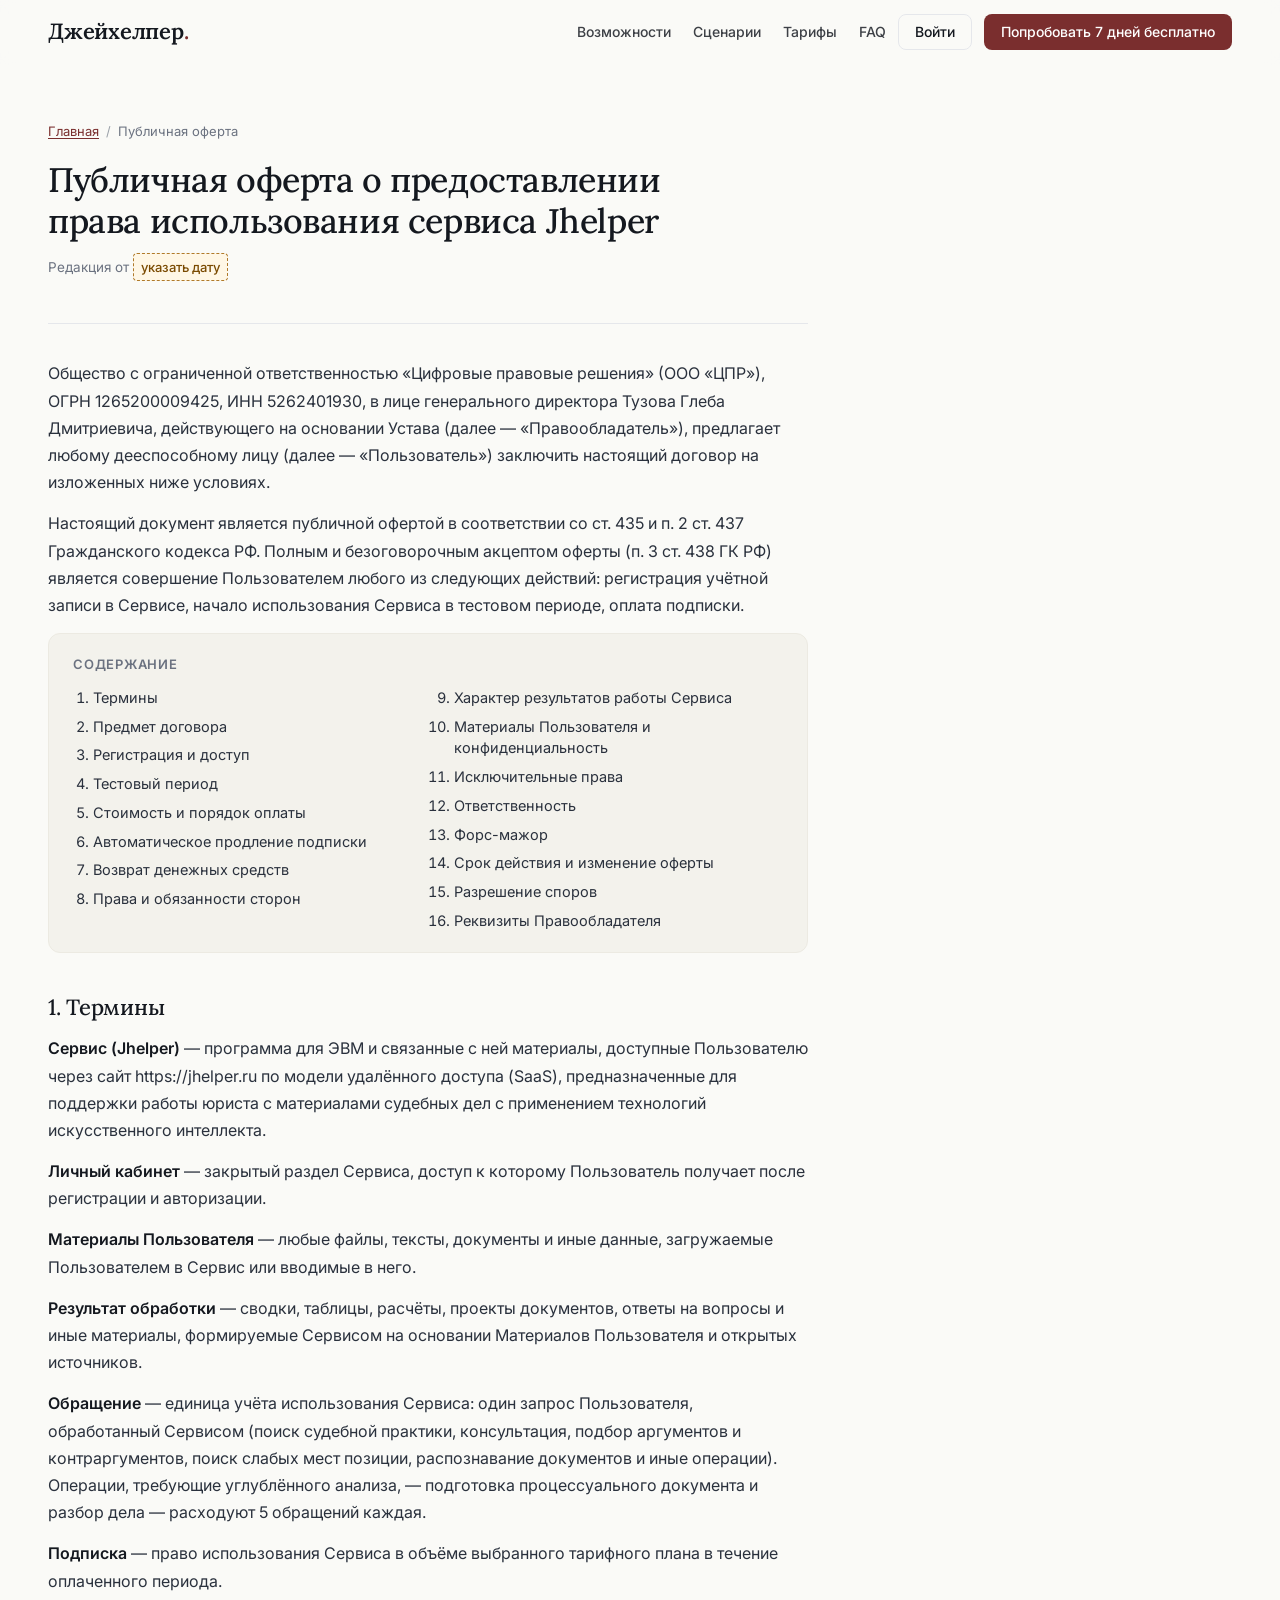
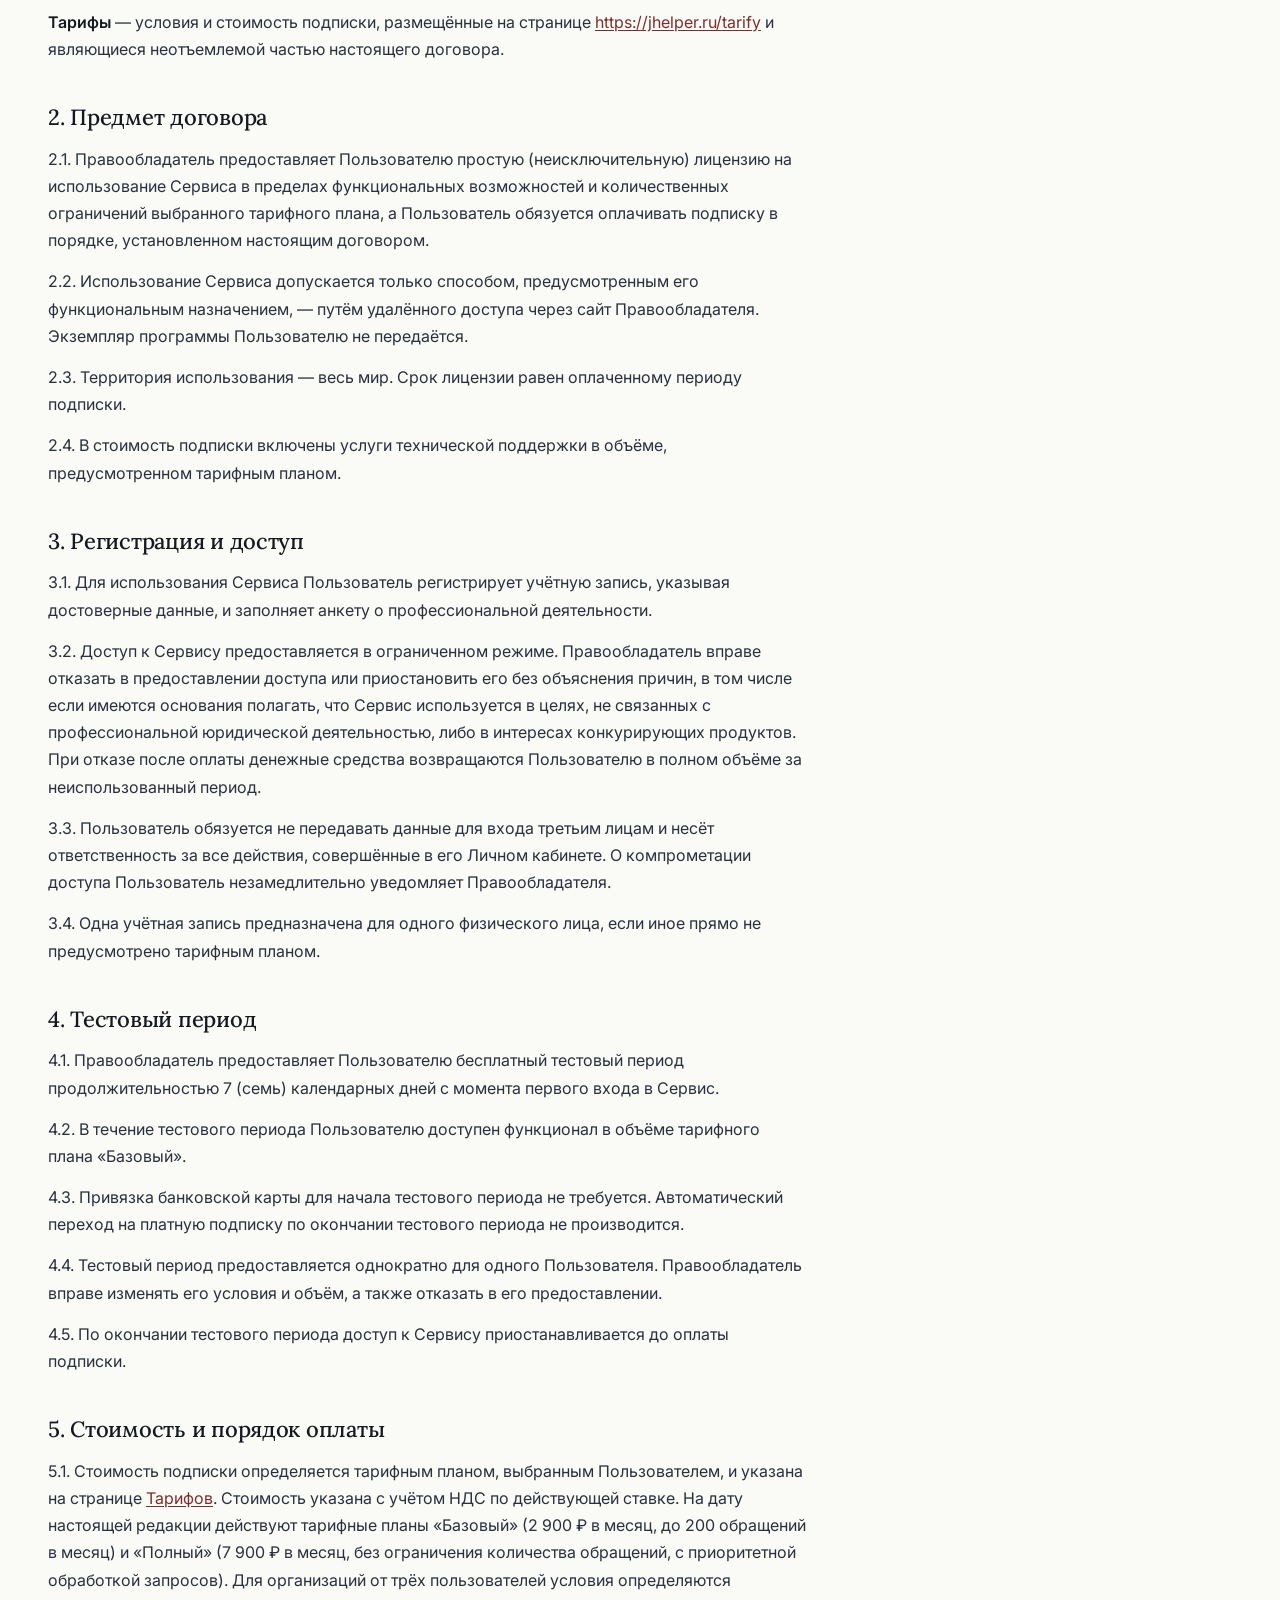
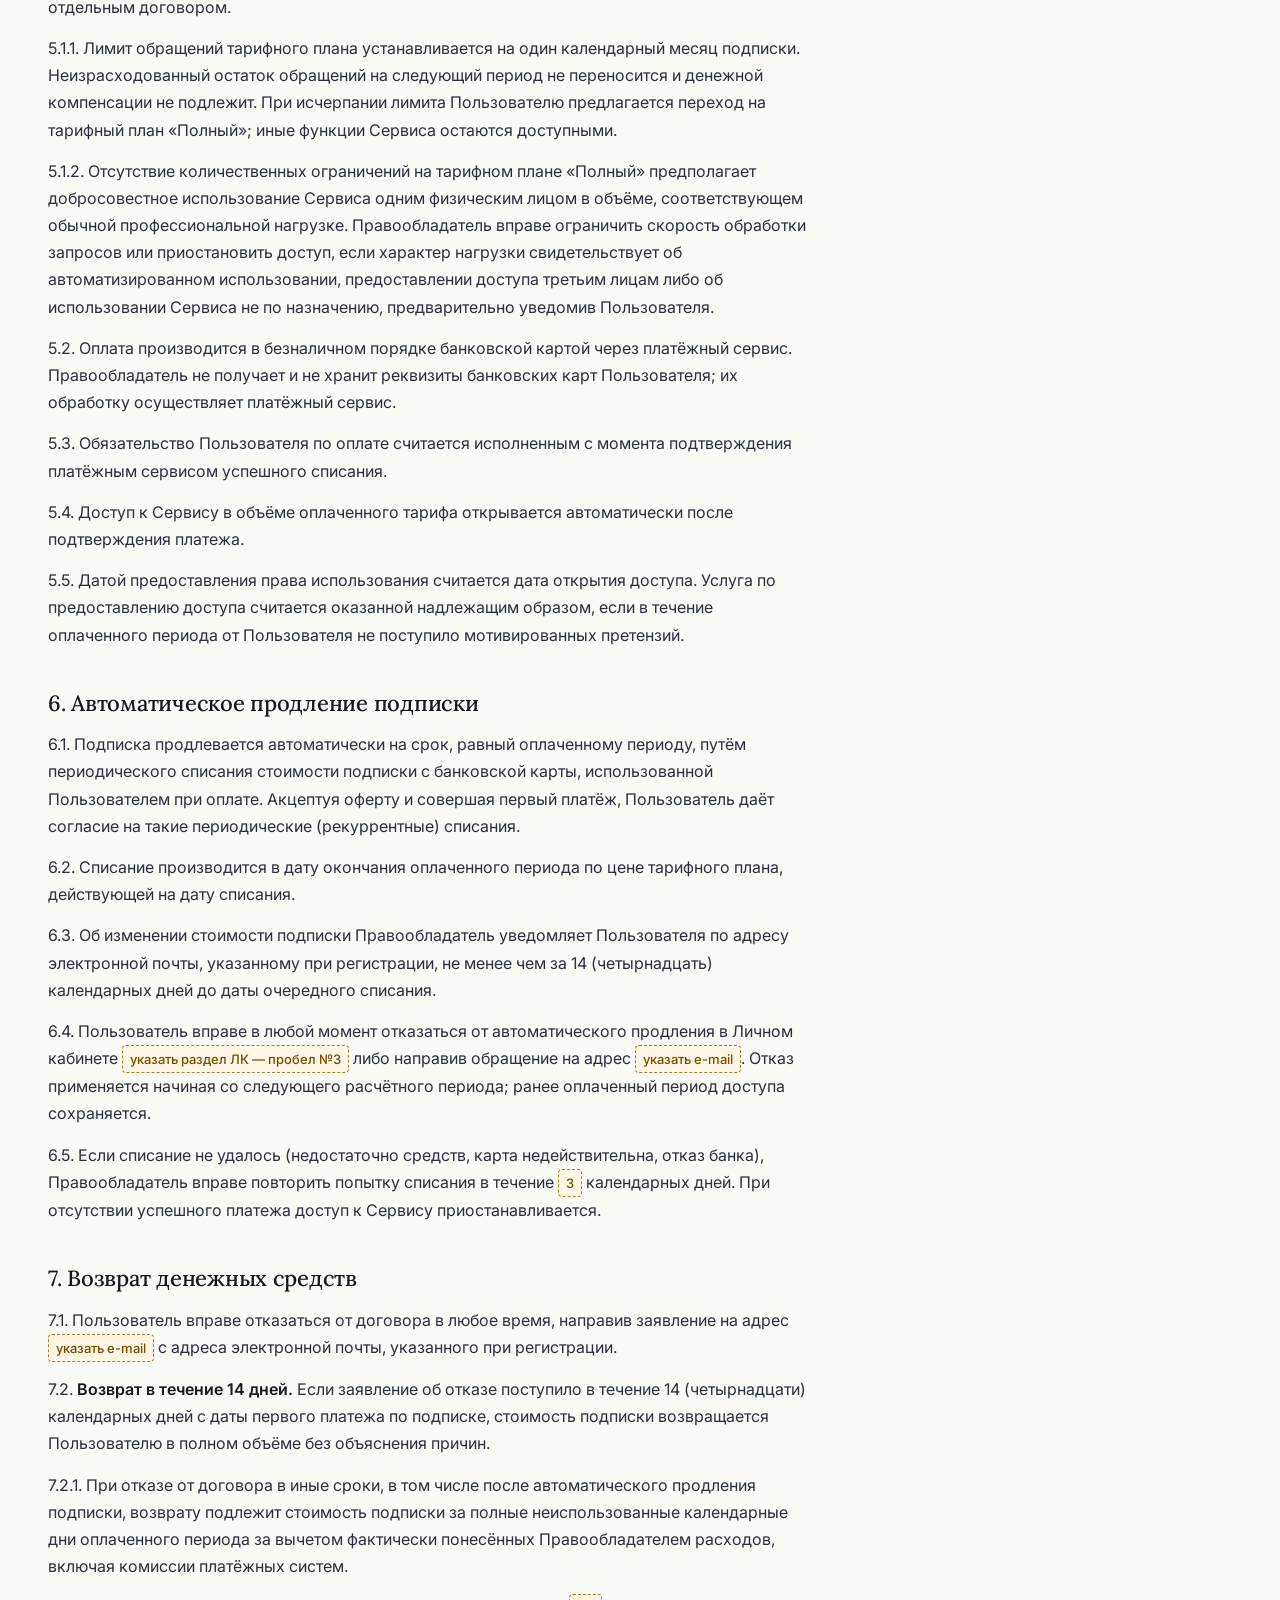
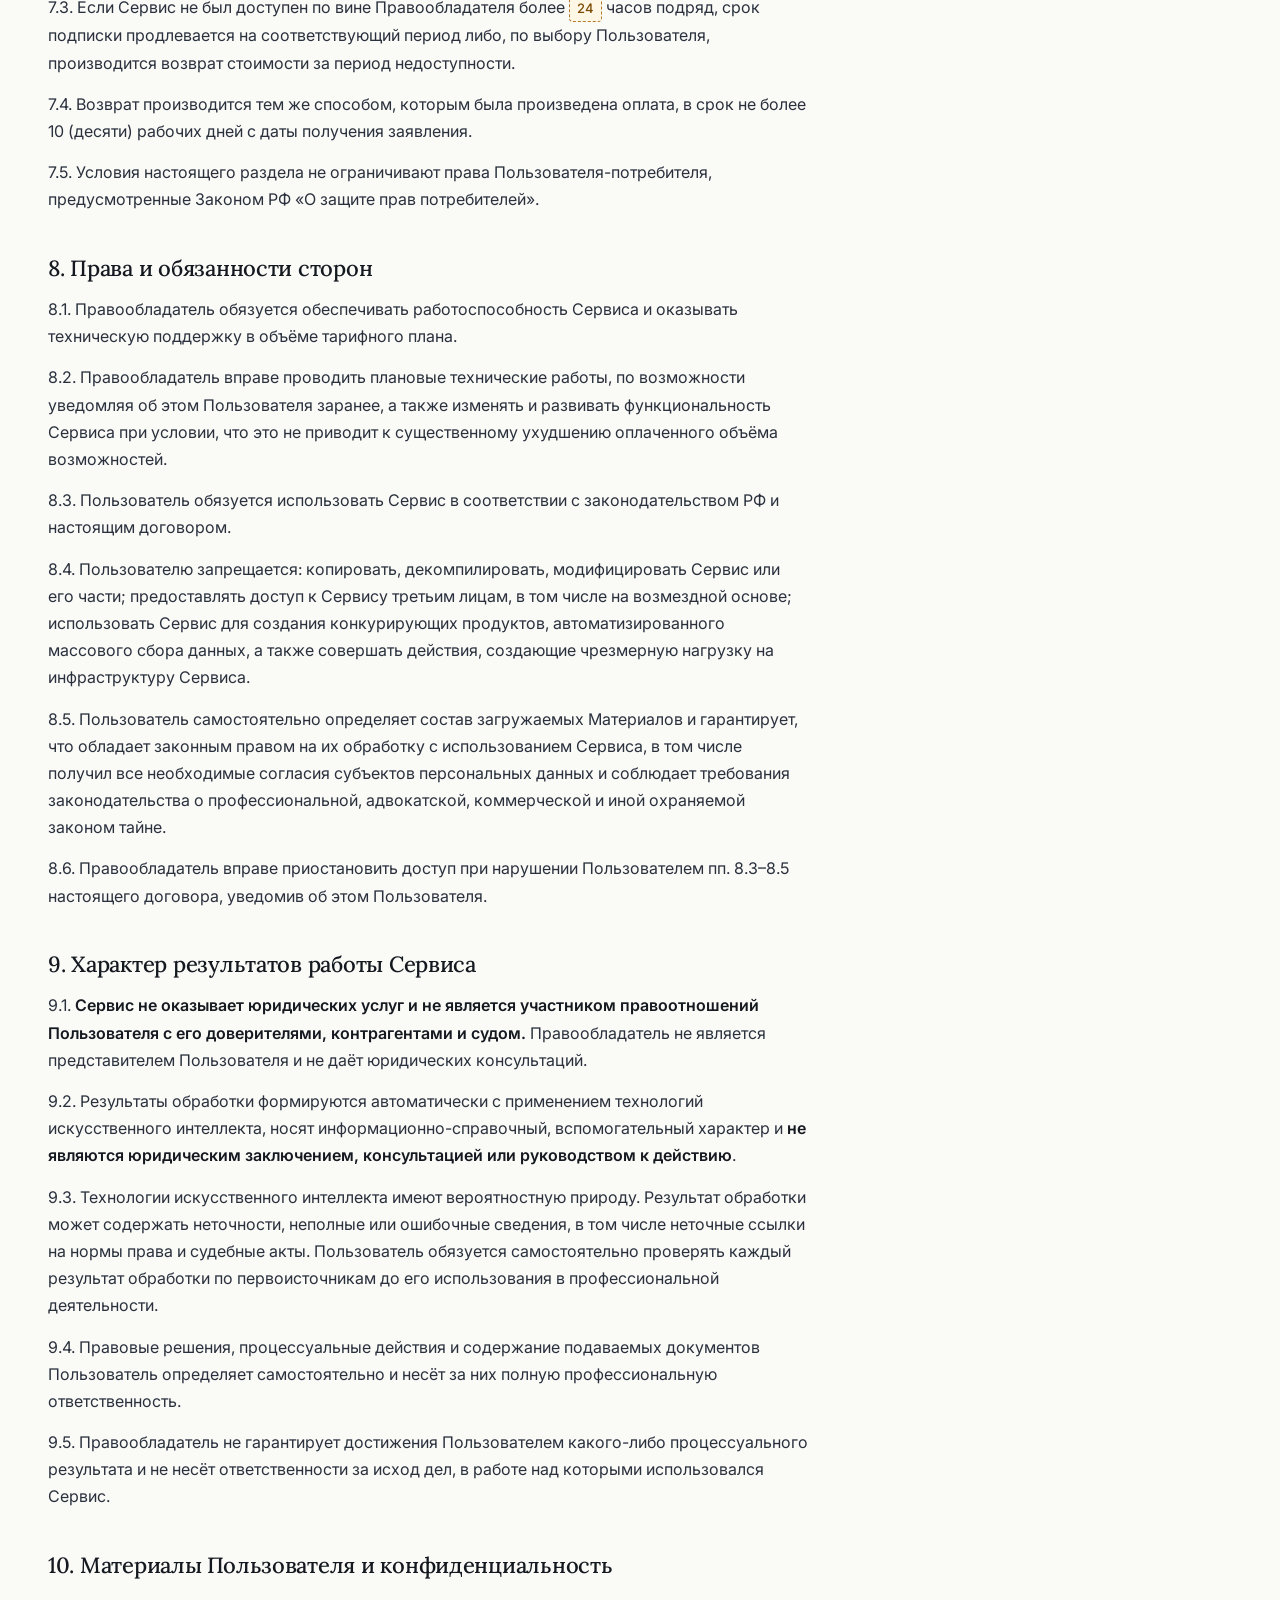
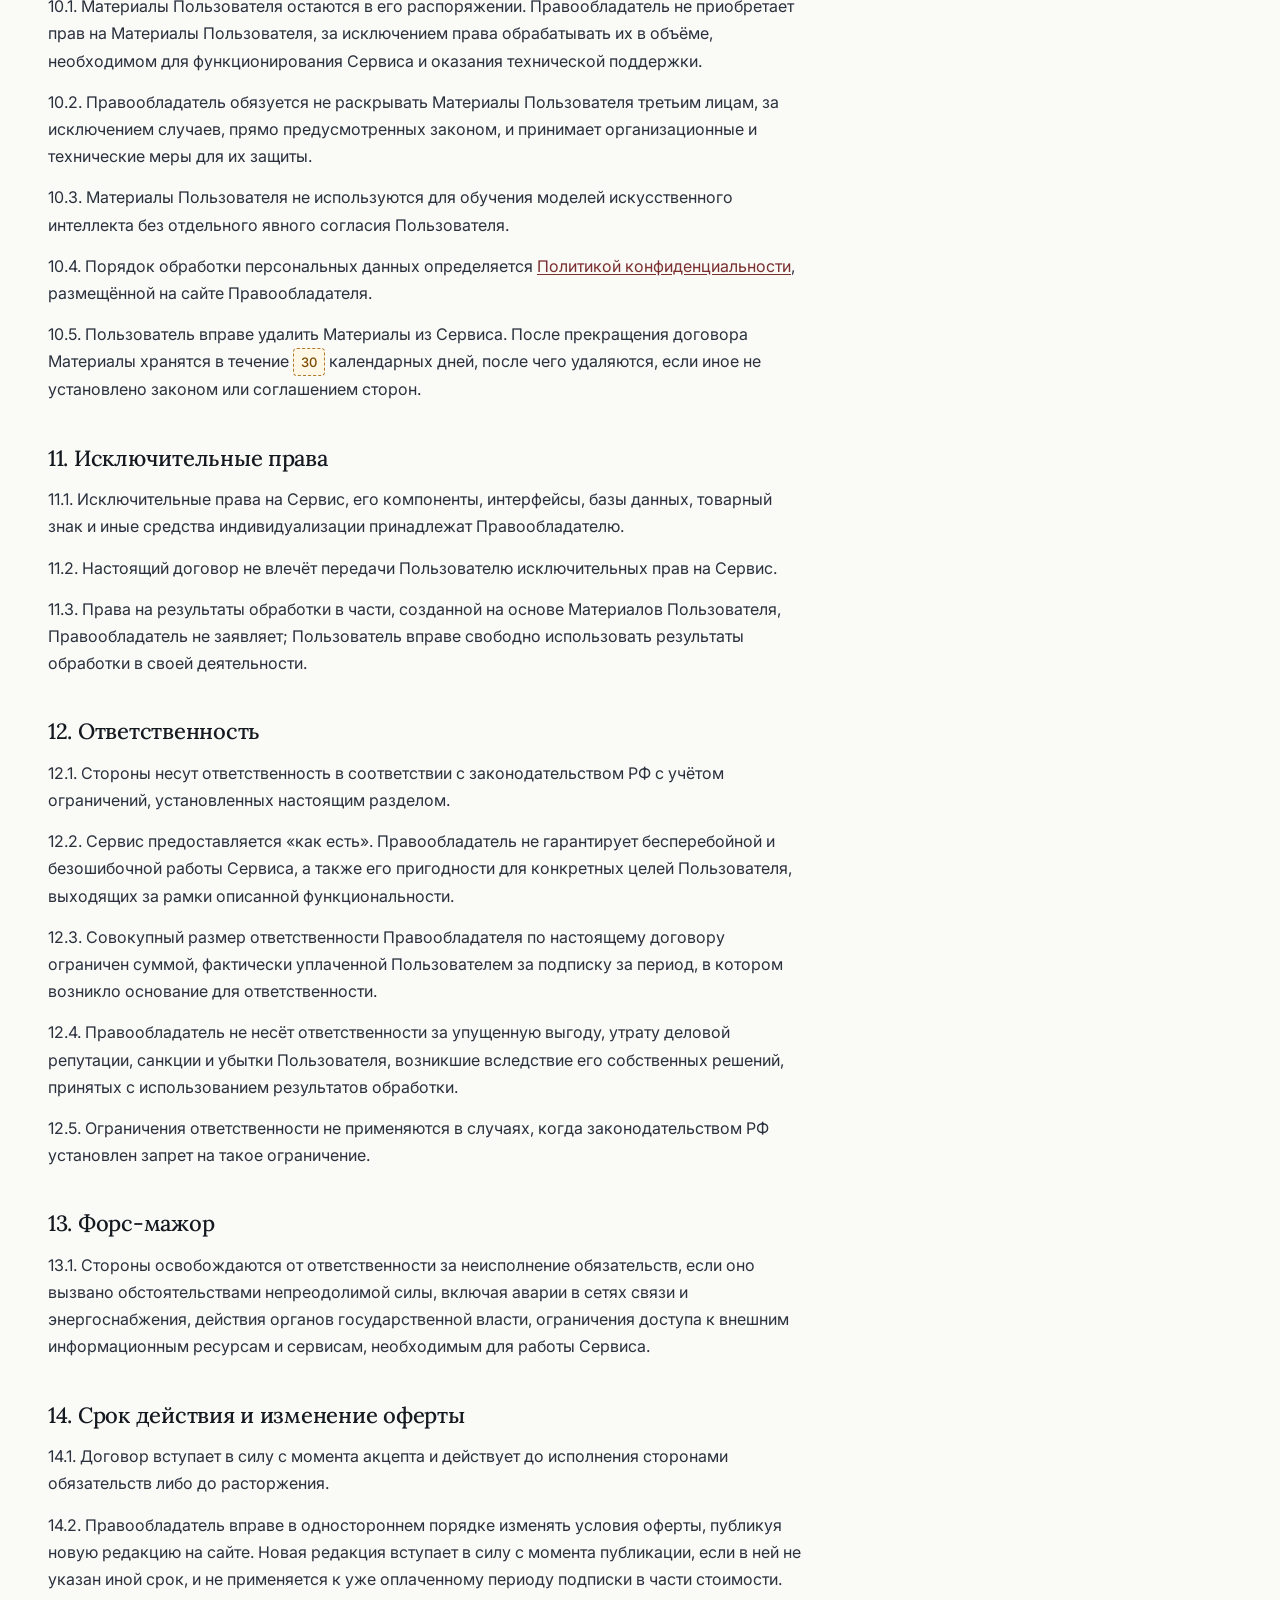
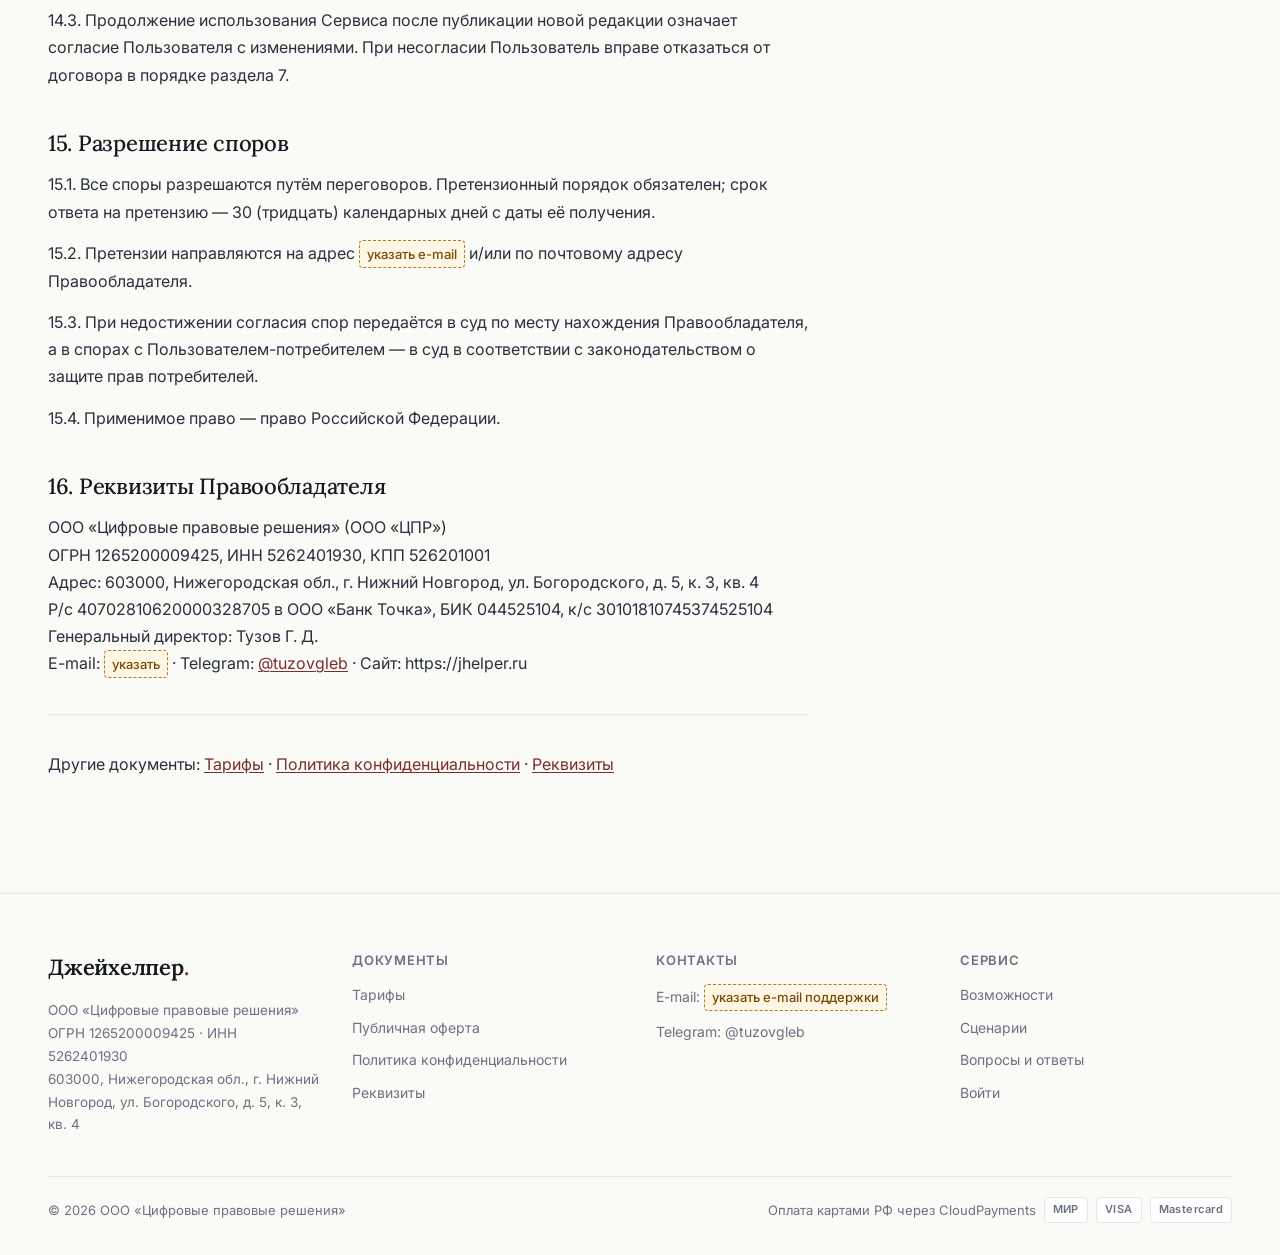
<file: oferta/index.html>
<!doctype html>
<html lang="ru">
<head>
<meta charset="utf-8">
<meta name="viewport" content="width=device-width, initial-scale=1, maximum-scale=5, viewport-fit=cover">
<title>Публичная оферта · Джейхелпер</title>
<meta name="description" content="Публичная оферта о предоставлении права использования сервиса Jhelper. ООО «Цифровые правовые решения»: предмет договора, тестовый период, стоимость, автопродление, возврат, ответственность.">
<!-- noindex — только для прототипа на github.io: документы ещё с заглушками.
     На jhelper.ru вернуть: <meta name="robots" content="index, follow"> -->
<meta name="robots" content="noindex, nofollow">
<link rel="icon" href="data:image/svg+xml;utf8,<svg xmlns='http://www.w3.org/2000/svg' viewBox='0 0 32 32'><rect width='32' height='32' rx='6' fill='%237A2E2E'/><text x='16' y='23' text-anchor='middle' font-family='Georgia,serif' font-size='19' font-weight='600' fill='%23FAFAF7'>Д</text></svg>">
<link rel="preconnect" href="https://fonts.googleapis.com">
<link rel="preconnect" href="https://fonts.gstatic.com" crossorigin>
<link rel="stylesheet" href="https://fonts.googleapis.com/css2?family=Inter:wght@400;500;600;700&family=Lora:ital,wght@0,400;0,500;0,600;1,400;1,500&display=swap">
<link rel="stylesheet" href="../assets/tokens.css">
<link rel="stylesheet" href="../assets/legal.css">
</head>
<body>

<header class="app-header" id="header">
  <div class="container-x app-header-inner">
    <a href="../" class="logo">Джейхелпер<span class="dot">.</span></a>
    <nav class="nav">
      <div class="nav-links">
        <a href="../#features">Возможности</a>
        <a href="../#use-cases">Сценарии</a>
        <a href="../tarify/">Тарифы</a>
        <a href="../#faq">FAQ</a>
      </div>
      <a href="../#signin" class="btn btn-secondary btn-sm">Войти</a>
      <a href="../#trial" class="btn btn-primary btn-sm">Попробовать 7 дней бесплатно</a>
      <button class="menu-toggle" id="menuToggle" aria-label="Меню" aria-expanded="false">
        <svg width="20" height="20" viewBox="0 0 24 24" fill="none" stroke="currentColor" stroke-width="1.8" stroke-linecap="round"><path d="M4 7h16M4 12h16M4 17h16"/></svg>
      </button>
    </nav>
  </div>
</header>

<div class="mobile-menu" id="mobileMenu">
  <a href="../#features">Возможности</a>
  <a href="../#use-cases">Сценарии</a>
  <a href="../tarify/">Тарифы</a>
  <a href="../#faq">FAQ</a>
  <a href="../#trial" class="btn btn-primary">Попробовать 7 дней бесплатно</a>
</div>

<main class="legal-page">
  <div class="container-x">
    <div class="legal-doc">

      <div class="breadcrumbs"><a href="../">Главная</a><span class="sep">/</span>Публичная оферта</div>

      <div class="legal-head">
        <h1>Публичная оферта о предоставлении права использования сервиса Jhelper</h1>
        <p class="meta">Редакция от <span class="todo">указать дату</span></p>
      </div>

      <p>Общество с ограниченной ответственностью «Цифровые правовые решения» (ООО «ЦПР»), ОГРН 1265200009425, ИНН 5262401930, в лице генерального директора Тузова Глеба Дмитриевича, действующего на основании Устава (далее — «Правообладатель»), предлагает любому дееспособному лицу (далее — «Пользователь») заключить настоящий договор на изложенных ниже условиях.</p>

      <p>Настоящий документ является публичной офертой в соответствии со ст. 435 и п. 2 ст. 437 Гражданского кодекса РФ. Полным и безоговорочным акцептом оферты (п. 3 ст. 438 ГК РФ) является совершение Пользователем любого из следующих действий: регистрация учётной записи в Сервисе, начало использования Сервиса в тестовом периоде, оплата подписки.</p>

      <nav class="toc" aria-label="Содержание">
        <div class="toc-title">Содержание</div>
        <ol>
          <li><a href="#p1">Термины</a></li>
          <li><a href="#p2">Предмет договора</a></li>
          <li><a href="#p3">Регистрация и доступ</a></li>
          <li><a href="#p4">Тестовый период</a></li>
          <li><a href="#p5">Стоимость и порядок оплаты</a></li>
          <li><a href="#p6">Автоматическое продление подписки</a></li>
          <li><a href="#p7">Возврат денежных средств</a></li>
          <li><a href="#p8">Права и обязанности сторон</a></li>
          <li><a href="#p9">Характер результатов работы Сервиса</a></li>
          <li><a href="#p10">Материалы Пользователя и конфиденциальность</a></li>
          <li><a href="#p11">Исключительные права</a></li>
          <li><a href="#p12">Ответственность</a></li>
          <li><a href="#p13">Форс-мажор</a></li>
          <li><a href="#p14">Срок действия и изменение оферты</a></li>
          <li><a href="#p15">Разрешение споров</a></li>
          <li><a href="#p16">Реквизиты Правообладателя</a></li>
        </ol>
      </nav>

      <h2 id="p1">1. Термины</h2>
      <p><strong>Сервис (Jhelper)</strong> — программа для ЭВМ и связанные с ней материалы, доступные Пользователю через сайт https://jhelper.ru по модели удалённого доступа (SaaS), предназначенные для поддержки работы юриста с материалами судебных дел с применением технологий искусственного интеллекта.</p>
      <p><strong>Личный кабинет</strong> — закрытый раздел Сервиса, доступ к которому Пользователь получает после регистрации и авторизации.</p>
      <p><strong>Материалы Пользователя</strong> — любые файлы, тексты, документы и иные данные, загружаемые Пользователем в Сервис или вводимые в него.</p>
      <p><strong>Результат обработки</strong> — сводки, таблицы, расчёты, проекты документов, ответы на вопросы и иные материалы, формируемые Сервисом на основании Материалов Пользователя и открытых источников.</p>
      <p><strong>Обращение</strong> — единица учёта использования Сервиса: один запрос Пользователя, обработанный Сервисом (поиск судебной практики, консультация, подбор аргументов и контраргументов, поиск слабых мест позиции, распознавание документов и иные операции). Операции, требующие углублённого анализа, — подготовка процессуального документа и разбор дела — расходуют 5 обращений каждая.</p>
      <p><strong>Подписка</strong> — право использования Сервиса в объёме выбранного тарифного плана в течение оплаченного периода.</p>
      <p><strong>Тарифы</strong> — условия и стоимость подписки, размещённые на странице <a href="../tarify/">https://jhelper.ru/tarify</a> и являющиеся неотъемлемой частью настоящего договора.</p>

      <h2 id="p2">2. Предмет договора</h2>
      <p>2.1. Правообладатель предоставляет Пользователю простую (неисключительную) лицензию на использование Сервиса в пределах функциональных возможностей и количественных ограничений выбранного тарифного плана, а Пользователь обязуется оплачивать подписку в порядке, установленном настоящим договором.</p>
      <p>2.2. Использование Сервиса допускается только способом, предусмотренным его функциональным назначением, — путём удалённого доступа через сайт Правообладателя. Экземпляр программы Пользователю не передаётся.</p>
      <p>2.3. Территория использования — весь мир. Срок лицензии равен оплаченному периоду подписки.</p>
      <p>2.4. В стоимость подписки включены услуги технической поддержки в объёме, предусмотренном тарифным планом.</p>

      <h2 id="p3">3. Регистрация и доступ</h2>
      <p>3.1. Для использования Сервиса Пользователь регистрирует учётную запись, указывая достоверные данные, и заполняет анкету о профессиональной деятельности.</p>
      <p>3.2. Доступ к Сервису предоставляется в ограниченном режиме. Правообладатель вправе отказать в предоставлении доступа или приостановить его без объяснения причин, в том числе если имеются основания полагать, что Сервис используется в целях, не связанных с профессиональной юридической деятельностью, либо в интересах конкурирующих продуктов. При отказе после оплаты денежные средства возвращаются Пользователю в полном объёме за неиспользованный период.</p>
      <p>3.3. Пользователь обязуется не передавать данные для входа третьим лицам и несёт ответственность за все действия, совершённые в его Личном кабинете. О компрометации доступа Пользователь незамедлительно уведомляет Правообладателя.</p>
      <p>3.4. Одна учётная запись предназначена для одного физического лица, если иное прямо не предусмотрено тарифным планом.</p>

      <h2 id="p4">4. Тестовый период</h2>
      <p>4.1. Правообладатель предоставляет Пользователю бесплатный тестовый период продолжительностью 7 (семь) календарных дней с момента первого входа в Сервис.</p>
      <p>4.2. В течение тестового периода Пользователю доступен функционал в объёме тарифного плана «Базовый».</p>
      <p>4.3. Привязка банковской карты для начала тестового периода не требуется. Автоматический переход на платную подписку по окончании тестового периода не производится.</p>
      <p>4.4. Тестовый период предоставляется однократно для одного Пользователя. Правообладатель вправе изменять его условия и объём, а также отказать в его предоставлении.</p>
      <p>4.5. По окончании тестового периода доступ к Сервису приостанавливается до оплаты подписки.</p>

      <h2 id="p5">5. Стоимость и порядок оплаты</h2>
      <p>5.1. Стоимость подписки определяется тарифным планом, выбранным Пользователем, и указана на странице <a href="../tarify/">Тарифов</a>. Стоимость указана с учётом НДС по действующей ставке. На дату настоящей редакции действуют тарифные планы «Базовый» (2 900 ₽ в месяц, до 200 обращений в месяц) и «Полный» (7 900 ₽ в месяц, без ограничения количества обращений, с приоритетной обработкой запросов). Для организаций от трёх пользователей условия определяются отдельным договором.</p>
      <p>5.1.1. Лимит обращений тарифного плана устанавливается на один календарный месяц подписки. Неизрасходованный остаток обращений на следующий период не переносится и денежной компенсации не подлежит. При исчерпании лимита Пользователю предлагается переход на тарифный план «Полный»; иные функции Сервиса остаются доступными.</p>
      <p>5.1.2. Отсутствие количественных ограничений на тарифном плане «Полный» предполагает добросовестное использование Сервиса одним физическим лицом в объёме, соответствующем обычной профессиональной нагрузке. Правообладатель вправе ограничить скорость обработки запросов или приостановить доступ, если характер нагрузки свидетельствует об автоматизированном использовании, предоставлении доступа третьим лицам либо об использовании Сервиса не по назначению, предварительно уведомив Пользователя.</p>
      <p>5.2. Оплата производится в безналичном порядке банковской картой через платёжный сервис. Правообладатель не получает и не хранит реквизиты банковских карт Пользователя; их обработку осуществляет платёжный сервис.</p>
      <p>5.3. Обязательство Пользователя по оплате считается исполненным с момента подтверждения платёжным сервисом успешного списания.</p>
      <p>5.4. Доступ к Сервису в объёме оплаченного тарифа открывается автоматически после подтверждения платежа.</p>
      <p>5.5. Датой предоставления права использования считается дата открытия доступа. Услуга по предоставлению доступа считается оказанной надлежащим образом, если в течение оплаченного периода от Пользователя не поступило мотивированных претензий.</p>

      <h2 id="p6">6. Автоматическое продление подписки</h2>
      <p>6.1. Подписка продлевается автоматически на срок, равный оплаченному периоду, путём периодического списания стоимости подписки с банковской карты, использованной Пользователем при оплате. Акцептуя оферту и совершая первый платёж, Пользователь даёт согласие на такие периодические (рекуррентные) списания.</p>
      <p>6.2. Списание производится в дату окончания оплаченного периода по цене тарифного плана, действующей на дату списания.</p>
      <p>6.3. Об изменении стоимости подписки Правообладатель уведомляет Пользователя по адресу электронной почты, указанному при регистрации, не менее чем за 14 (четырнадцать) календарных дней до даты очередного списания.</p>
      <p>6.4. Пользователь вправе в любой момент отказаться от автоматического продления в Личном кабинете <span class="todo">указать раздел ЛК — пробел №3</span> либо направив обращение на адрес <span class="todo">указать e-mail</span>. Отказ применяется начиная со следующего расчётного периода; ранее оплаченный период доступа сохраняется.</p>
      <p>6.5. Если списание не удалось (недостаточно средств, карта недействительна, отказ банка), Правообладатель вправе повторить попытку списания в течение <span class="todo">3</span> календарных дней. При отсутствии успешного платежа доступ к Сервису приостанавливается.</p>

      <h2 id="p7">7. Возврат денежных средств</h2>
      <p>7.1. Пользователь вправе отказаться от договора в любое время, направив заявление на адрес <span class="todo">указать e-mail</span> с адреса электронной почты, указанного при регистрации.</p>
      <p>7.2. <strong>Возврат в течение 14 дней.</strong> Если заявление об отказе поступило в течение 14 (четырнадцати) календарных дней с даты первого платежа по подписке, стоимость подписки возвращается Пользователю в полном объёме без объяснения причин.</p>
      <p>7.2.1. При отказе от договора в иные сроки, в том числе после автоматического продления подписки, возврату подлежит стоимость подписки за полные неиспользованные календарные дни оплаченного периода за вычетом фактически понесённых Правообладателем расходов, включая комиссии платёжных систем.</p>
      <p>7.3. Если Сервис не был доступен по вине Правообладателя более <span class="todo">24</span> часов подряд, срок подписки продлевается на соответствующий период либо, по выбору Пользователя, производится возврат стоимости за период недоступности.</p>
      <p>7.4. Возврат производится тем же способом, которым была произведена оплата, в срок не более 10 (десяти) рабочих дней с даты получения заявления.</p>
      <p>7.5. Условия настоящего раздела не ограничивают права Пользователя-потребителя, предусмотренные Законом РФ «О защите прав потребителей».</p>

      <h2 id="p8">8. Права и обязанности сторон</h2>
      <p>8.1. Правообладатель обязуется обеспечивать работоспособность Сервиса и оказывать техническую поддержку в объёме тарифного плана.</p>
      <p>8.2. Правообладатель вправе проводить плановые технические работы, по возможности уведомляя об этом Пользователя заранее, а также изменять и развивать функциональность Сервиса при условии, что это не приводит к существенному ухудшению оплаченного объёма возможностей.</p>
      <p>8.3. Пользователь обязуется использовать Сервис в соответствии с законодательством РФ и настоящим договором.</p>
      <p>8.4. Пользователю запрещается: копировать, декомпилировать, модифицировать Сервис или его части; предоставлять доступ к Сервису третьим лицам, в том числе на возмездной основе; использовать Сервис для создания конкурирующих продуктов, автоматизированного массового сбора данных, а также совершать действия, создающие чрезмерную нагрузку на инфраструктуру Сервиса.</p>
      <p>8.5. Пользователь самостоятельно определяет состав загружаемых Материалов и гарантирует, что обладает законным правом на их обработку с использованием Сервиса, в том числе получил все необходимые согласия субъектов персональных данных и соблюдает требования законодательства о профессиональной, адвокатской, коммерческой и иной охраняемой законом тайне.</p>
      <p>8.6. Правообладатель вправе приостановить доступ при нарушении Пользователем пп. 8.3–8.5 настоящего договора, уведомив об этом Пользователя.</p>

      <h2 id="p9">9. Характер результатов работы Сервиса</h2>
      <p>9.1. <strong>Сервис не оказывает юридических услуг и не является участником правоотношений Пользователя с его доверителями, контрагентами и судом.</strong> Правообладатель не является представителем Пользователя и не даёт юридических консультаций.</p>
      <p>9.2. Результаты обработки формируются автоматически с применением технологий искусственного интеллекта, носят информационно-справочный, вспомогательный характер и <strong>не являются юридическим заключением, консультацией или руководством к действию</strong>.</p>
      <p>9.3. Технологии искусственного интеллекта имеют вероятностную природу. Результат обработки может содержать неточности, неполные или ошибочные сведения, в том числе неточные ссылки на нормы права и судебные акты. Пользователь обязуется самостоятельно проверять каждый результат обработки по первоисточникам до его использования в профессиональной деятельности.</p>
      <p>9.4. Правовые решения, процессуальные действия и содержание подаваемых документов Пользователь определяет самостоятельно и несёт за них полную профессиональную ответственность.</p>
      <p>9.5. Правообладатель не гарантирует достижения Пользователем какого-либо процессуального результата и не несёт ответственности за исход дел, в работе над которыми использовался Сервис.</p>

      <h2 id="p10">10. Материалы Пользователя и конфиденциальность</h2>
      <p>10.1. Материалы Пользователя остаются в его распоряжении. Правообладатель не приобретает прав на Материалы Пользователя, за исключением права обрабатывать их в объёме, необходимом для функционирования Сервиса и оказания технической поддержки.</p>
      <p>10.2. Правообладатель обязуется не раскрывать Материалы Пользователя третьим лицам, за исключением случаев, прямо предусмотренных законом, и принимает организационные и технические меры для их защиты.</p>
      <p>10.3. Материалы Пользователя не используются для обучения моделей искусственного интеллекта без отдельного явного согласия Пользователя.</p>
      <p>10.4. Порядок обработки персональных данных определяется <a href="../privacy/">Политикой конфиденциальности</a>, размещённой на сайте Правообладателя.</p>
      <p>10.5. Пользователь вправе удалить Материалы из Сервиса. После прекращения договора Материалы хранятся в течение <span class="todo">30</span> календарных дней, после чего удаляются, если иное не установлено законом или соглашением сторон.</p>

      <h2 id="p11">11. Исключительные права</h2>
      <p>11.1. Исключительные права на Сервис, его компоненты, интерфейсы, базы данных, товарный знак и иные средства индивидуализации принадлежат Правообладателю.</p>
      <p>11.2. Настоящий договор не влечёт передачи Пользователю исключительных прав на Сервис.</p>
      <p>11.3. Права на результаты обработки в части, созданной на основе Материалов Пользователя, Правообладатель не заявляет; Пользователь вправе свободно использовать результаты обработки в своей деятельности.</p>

      <h2 id="p12">12. Ответственность</h2>
      <p>12.1. Стороны несут ответственность в соответствии с законодательством РФ с учётом ограничений, установленных настоящим разделом.</p>
      <p>12.2. Сервис предоставляется «как есть». Правообладатель не гарантирует бесперебойной и безошибочной работы Сервиса, а также его пригодности для конкретных целей Пользователя, выходящих за рамки описанной функциональности.</p>
      <p>12.3. Совокупный размер ответственности Правообладателя по настоящему договору ограничен суммой, фактически уплаченной Пользователем за подписку за период, в котором возникло основание для ответственности.</p>
      <p>12.4. Правообладатель не несёт ответственности за упущенную выгоду, утрату деловой репутации, санкции и убытки Пользователя, возникшие вследствие его собственных решений, принятых с использованием результатов обработки.</p>
      <p>12.5. Ограничения ответственности не применяются в случаях, когда законодательством РФ установлен запрет на такое ограничение.</p>

      <h2 id="p13">13. Форс-мажор</h2>
      <p>13.1. Стороны освобождаются от ответственности за неисполнение обязательств, если оно вызвано обстоятельствами непреодолимой силы, включая аварии в сетях связи и энергоснабжения, действия органов государственной власти, ограничения доступа к внешним информационным ресурсам и сервисам, необходимым для работы Сервиса.</p>

      <h2 id="p14">14. Срок действия и изменение оферты</h2>
      <p>14.1. Договор вступает в силу с момента акцепта и действует до исполнения сторонами обязательств либо до расторжения.</p>
      <p>14.2. Правообладатель вправе в одностороннем порядке изменять условия оферты, публикуя новую редакцию на сайте. Новая редакция вступает в силу с момента публикации, если в ней не указан иной срок, и не применяется к уже оплаченному периоду подписки в части стоимости.</p>
      <p>14.3. Продолжение использования Сервиса после публикации новой редакции означает согласие Пользователя с изменениями. При несогласии Пользователь вправе отказаться от договора в порядке раздела 7.</p>

      <h2 id="p15">15. Разрешение споров</h2>
      <p>15.1. Все споры разрешаются путём переговоров. Претензионный порядок обязателен; срок ответа на претензию — 30 (тридцать) календарных дней с даты её получения.</p>
      <p>15.2. Претензии направляются на адрес <span class="todo">указать e-mail</span> и/или по почтовому адресу Правообладателя.</p>
      <p>15.3. При недостижении согласия спор передаётся в суд по месту нахождения Правообладателя, а в спорах с Пользователем-потребителем — в суд в соответствии с законодательством о защите прав потребителей.</p>
      <p>15.4. Применимое право — право Российской Федерации.</p>

      <h2 id="p16">16. Реквизиты Правообладателя</h2>
      <p>
        ООО «Цифровые правовые решения» (ООО «ЦПР»)<br>
        ОГРН 1265200009425, ИНН 5262401930, КПП 526201001<br>
        Адрес: 603000, Нижегородская обл., г. Нижний Новгород, ул. Богородского, д. 5, к. 3, кв. 4<br>
        Р/с 40702810620000328705 в ООО «Банк Точка», БИК 044525104, к/с 30101810745374525104<br>
        Генеральный директор: Тузов Г. Д.<br>
        E-mail: <span class="todo">указать</span> · Telegram: <a href="https://t.me/tuzovgleb" target="_blank" rel="noopener">@tuzovgleb</a> · Сайт: https://jhelper.ru
      </p>

      <hr>

      <p>Другие документы: <a href="../tarify/">Тарифы</a> · <a href="../privacy/">Политика конфиденциальности</a> · <a href="../rekvizity/">Реквизиты</a></p>

    </div>
  </div>
</main>

<footer class="site-footer">
  <div class="container-x">
    <div class="footer-cols">
      <div>
        <a href="../" class="logo">Джейхелпер<span class="dot">.</span></a>
        <p class="footer-legal">
          ООО «Цифровые правовые решения»<br>
          ОГРН 1265200009425 · ИНН 5262401930<br>
          603000, Нижегородская обл., г. Нижний Новгород, ул. Богородского, д. 5, к. 3, кв. 4
        </p>
      </div>
      <div>
        <div class="footer-col-title">Документы</div>
        <ul class="footer-list">
          <li><a href="../tarify/">Тарифы</a></li>
          <li><a href="../oferta/">Публичная оферта</a></li>
          <li><a href="../privacy/">Политика конфиденциальности</a></li>
          <li><a href="../rekvizity/">Реквизиты</a></li>
        </ul>
      </div>
      <div>
        <div class="footer-col-title">Контакты</div>
        <ul class="footer-list">
          <li>E-mail: <span class="todo">указать e-mail поддержки</span></li>
          <li>Telegram: <a href="https://t.me/tuzovgleb" target="_blank" rel="noopener">@tuzovgleb</a></li>
        </ul>
      </div>
      <div>
        <div class="footer-col-title">Сервис</div>
        <ul class="footer-list">
          <li><a href="../#features">Возможности</a></li>
          <li><a href="../#use-cases">Сценарии</a></li>
          <li><a href="../#faq">Вопросы и ответы</a></li>
          <li><a href="../#signin">Войти</a></li>
        </ul>
      </div>
    </div>
    <div class="footer-bottom">
      <span>© 2026 ООО «Цифровые правовые решения»</span>
      <span class="pay-row">
        Оплата картами РФ через CloudPayments
        <span class="pay-chip">МИР</span>
        <span class="pay-chip">VISA</span>
        <span class="pay-chip">Mastercard</span>
      </span>
    </div>
  </div>
</footer>

<script src="../assets/app.js"></script>
</body>
</html>
</file>
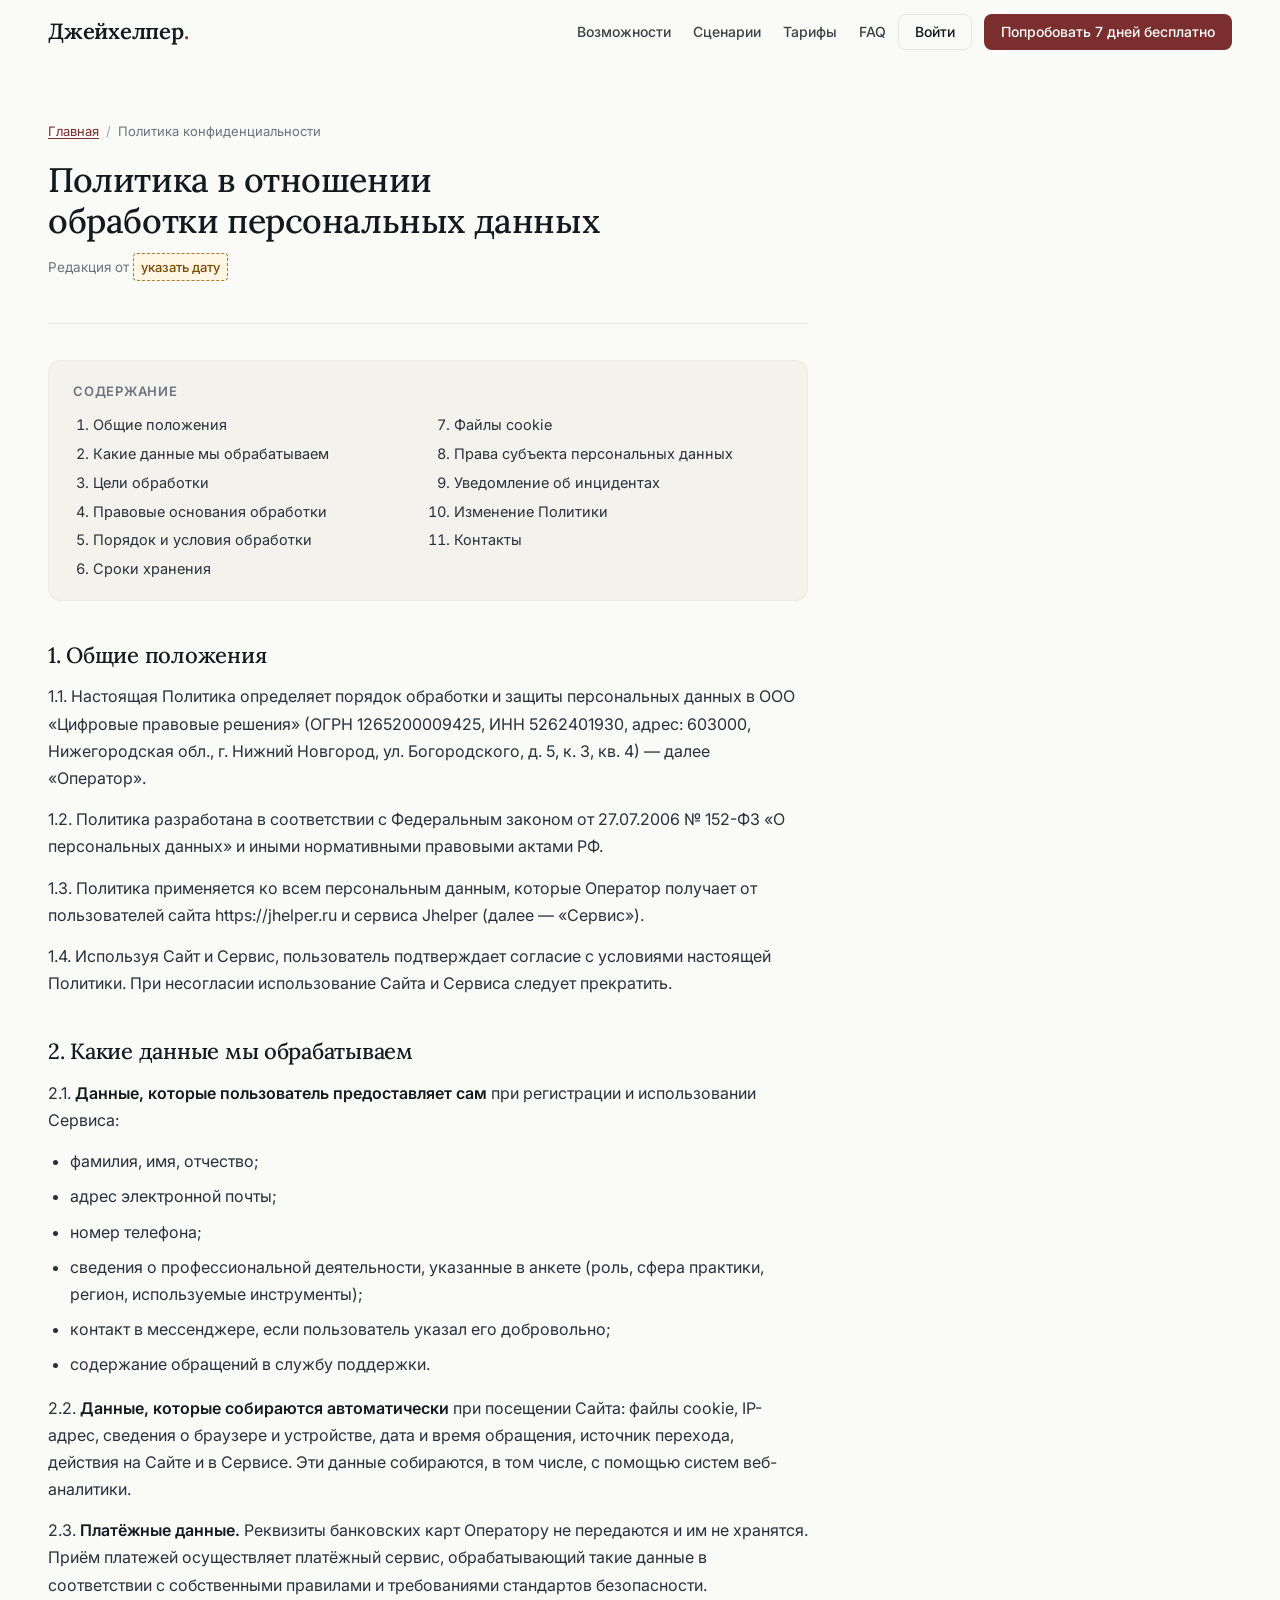
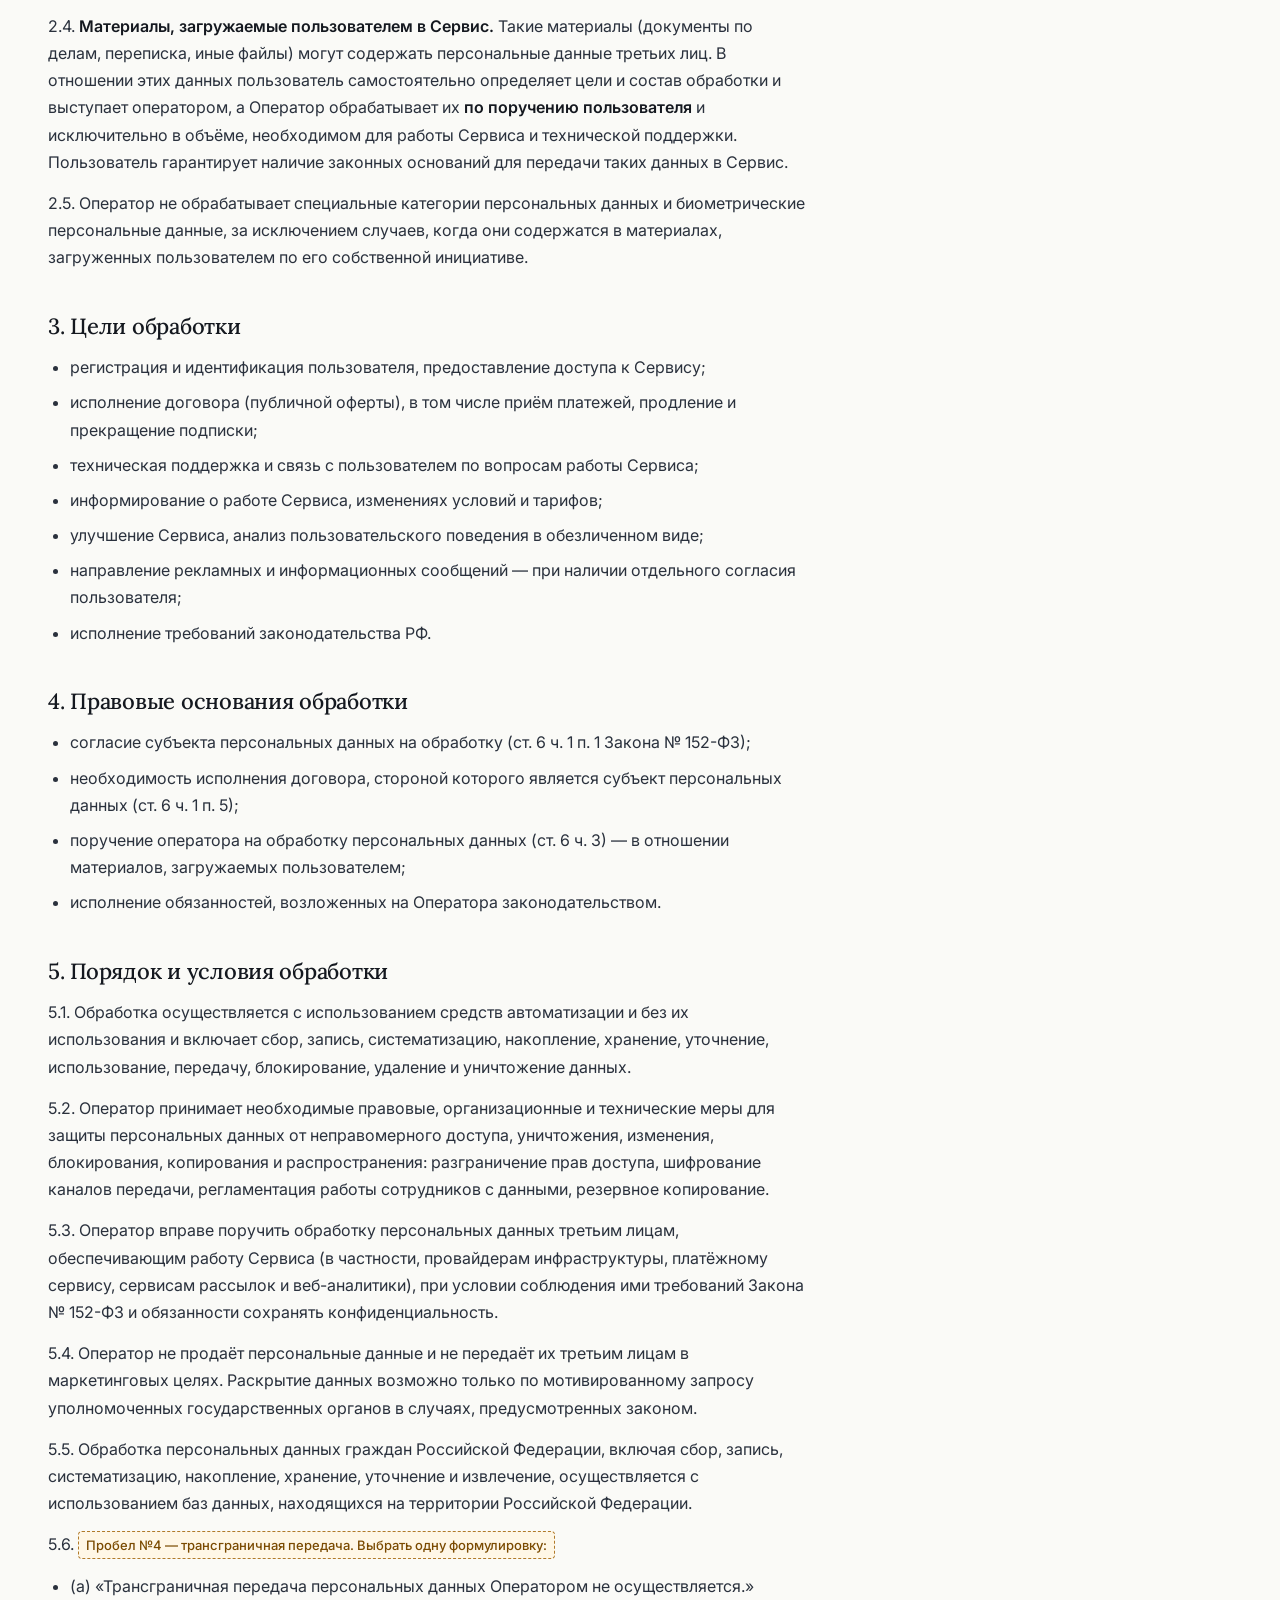
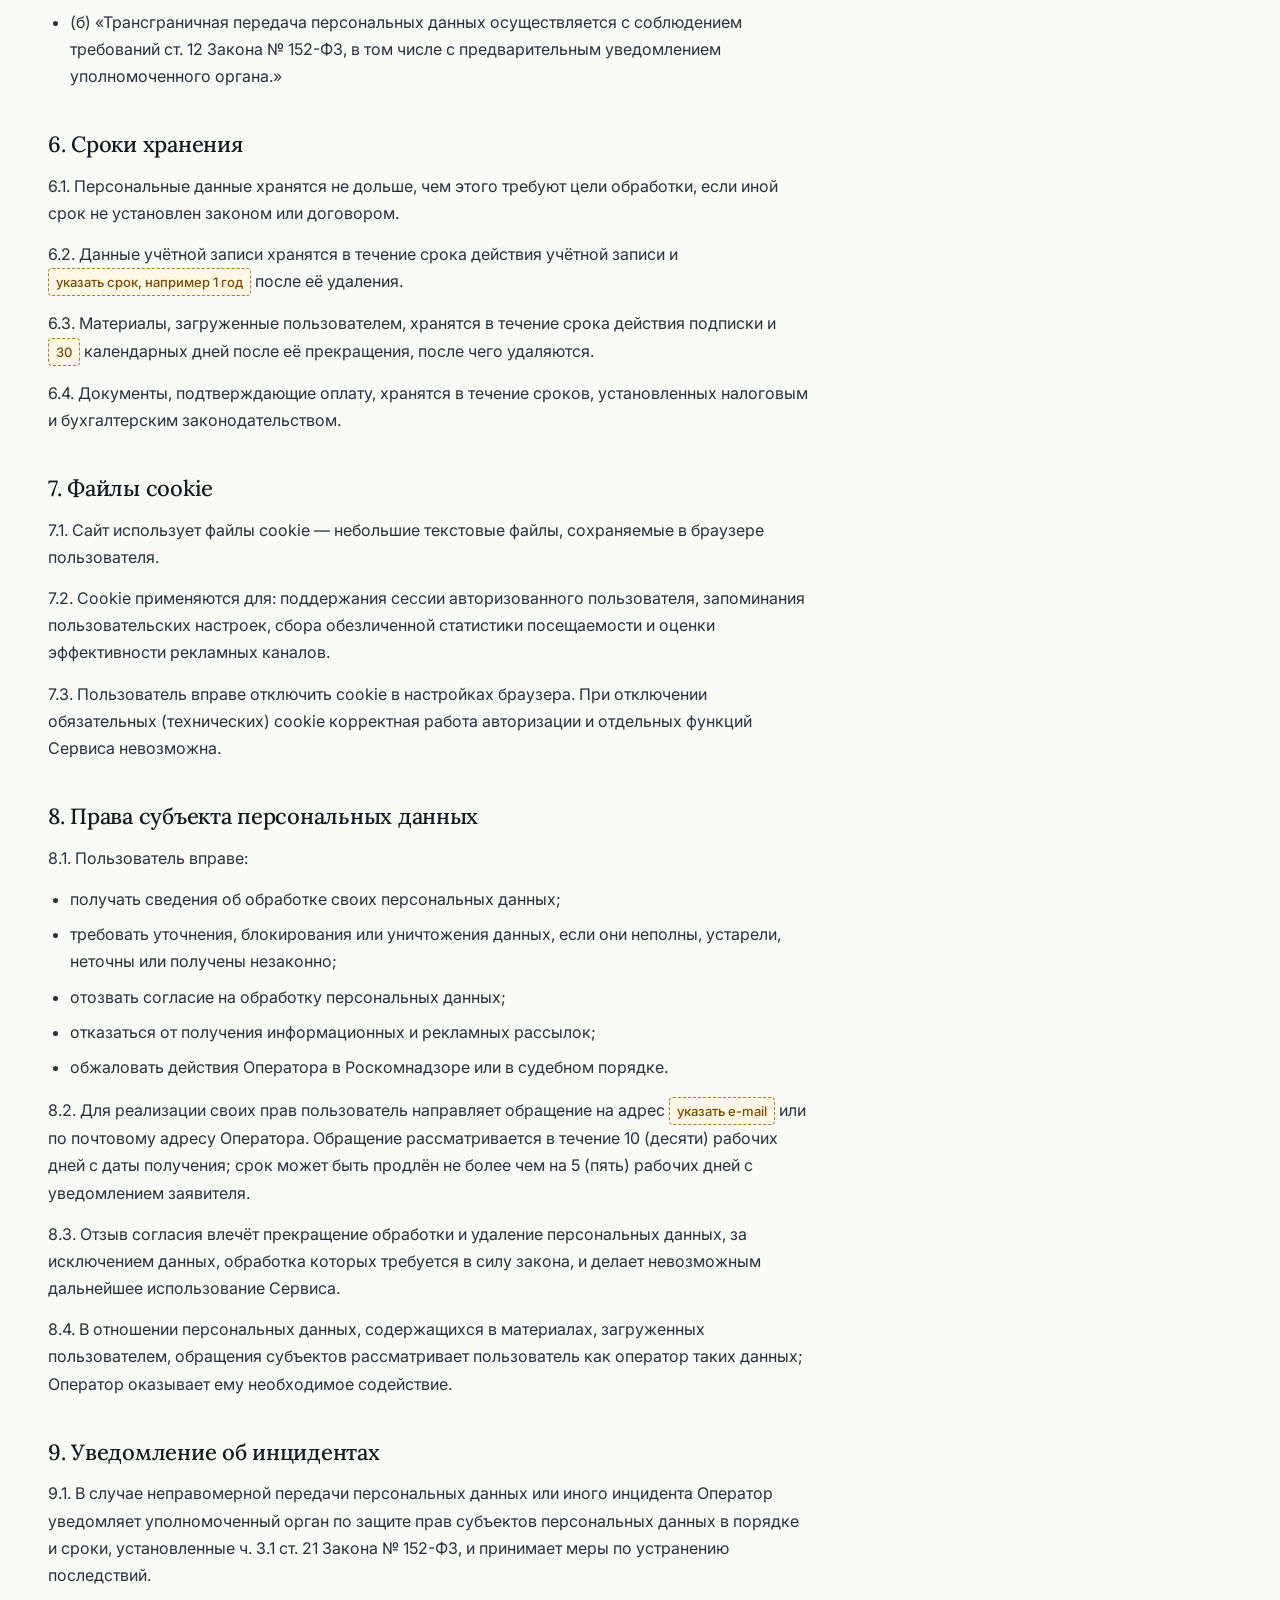
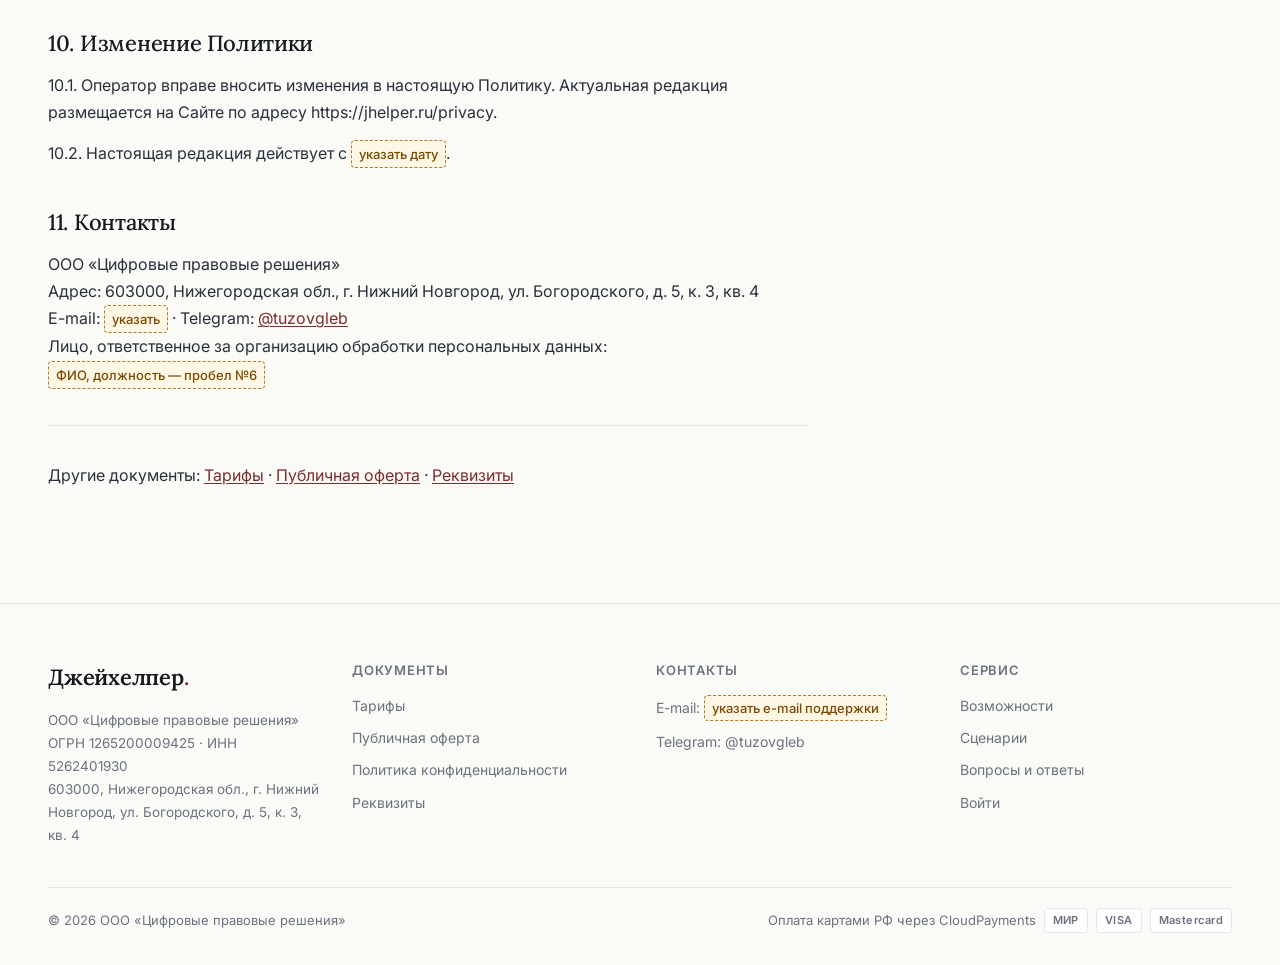
<file: privacy/index.html>
<!doctype html>
<html lang="ru">
<head>
<meta charset="utf-8">
<meta name="viewport" content="width=device-width, initial-scale=1, maximum-scale=5, viewport-fit=cover">
<title>Политика конфиденциальности · Джейхелпер</title>
<meta name="description" content="Политика ООО «Цифровые правовые решения» в отношении обработки персональных данных: какие данные мы обрабатываем, цели и основания, сроки хранения, cookie, права пользователя.">
<!-- noindex — только для прототипа на github.io: документы ещё с заглушками.
     На jhelper.ru вернуть: <meta name="robots" content="index, follow"> -->
<meta name="robots" content="noindex, nofollow">
<link rel="icon" href="data:image/svg+xml;utf8,<svg xmlns='http://www.w3.org/2000/svg' viewBox='0 0 32 32'><rect width='32' height='32' rx='6' fill='%237A2E2E'/><text x='16' y='23' text-anchor='middle' font-family='Georgia,serif' font-size='19' font-weight='600' fill='%23FAFAF7'>Д</text></svg>">
<link rel="preconnect" href="https://fonts.googleapis.com">
<link rel="preconnect" href="https://fonts.gstatic.com" crossorigin>
<link rel="stylesheet" href="https://fonts.googleapis.com/css2?family=Inter:wght@400;500;600;700&family=Lora:ital,wght@0,400;0,500;0,600;1,400;1,500&display=swap">
<link rel="stylesheet" href="../assets/tokens.css">
<link rel="stylesheet" href="../assets/legal.css">
</head>
<body>

<header class="app-header" id="header">
  <div class="container-x app-header-inner">
    <a href="../" class="logo">Джейхелпер<span class="dot">.</span></a>
    <nav class="nav">
      <div class="nav-links">
        <a href="../#features">Возможности</a>
        <a href="../#use-cases">Сценарии</a>
        <a href="../tarify/">Тарифы</a>
        <a href="../#faq">FAQ</a>
      </div>
      <a href="../#signin" class="btn btn-secondary btn-sm">Войти</a>
      <a href="../#trial" class="btn btn-primary btn-sm">Попробовать 7 дней бесплатно</a>
      <button class="menu-toggle" id="menuToggle" aria-label="Меню" aria-expanded="false">
        <svg width="20" height="20" viewBox="0 0 24 24" fill="none" stroke="currentColor" stroke-width="1.8" stroke-linecap="round"><path d="M4 7h16M4 12h16M4 17h16"/></svg>
      </button>
    </nav>
  </div>
</header>

<div class="mobile-menu" id="mobileMenu">
  <a href="../#features">Возможности</a>
  <a href="../#use-cases">Сценарии</a>
  <a href="../tarify/">Тарифы</a>
  <a href="../#faq">FAQ</a>
  <a href="../#trial" class="btn btn-primary">Попробовать 7 дней бесплатно</a>
</div>

<main class="legal-page">
  <div class="container-x">
    <div class="legal-doc">

      <div class="breadcrumbs"><a href="../">Главная</a><span class="sep">/</span>Политика конфиденциальности</div>

      <div class="legal-head">
        <h1>Политика в отношении обработки персональных данных</h1>
        <p class="meta">Редакция от <span class="todo">указать дату</span></p>
      </div>

      <nav class="toc" aria-label="Содержание">
        <div class="toc-title">Содержание</div>
        <ol>
          <li><a href="#p1">Общие положения</a></li>
          <li><a href="#p2">Какие данные мы обрабатываем</a></li>
          <li><a href="#p3">Цели обработки</a></li>
          <li><a href="#p4">Правовые основания обработки</a></li>
          <li><a href="#p5">Порядок и условия обработки</a></li>
          <li><a href="#p6">Сроки хранения</a></li>
          <li><a href="#p7">Файлы cookie</a></li>
          <li><a href="#p8">Права субъекта персональных данных</a></li>
          <li><a href="#p9">Уведомление об инцидентах</a></li>
          <li><a href="#p10">Изменение Политики</a></li>
          <li><a href="#p11">Контакты</a></li>
        </ol>
      </nav>

      <h2 id="p1">1. Общие положения</h2>
      <p>1.1. Настоящая Политика определяет порядок обработки и защиты персональных данных в ООО «Цифровые правовые решения» (ОГРН 1265200009425, ИНН 5262401930, адрес: 603000, Нижегородская обл., г. Нижний Новгород, ул. Богородского, д. 5, к. 3, кв. 4) — далее «Оператор».</p>
      <p>1.2. Политика разработана в соответствии с Федеральным законом от 27.07.2006 № 152-ФЗ «О персональных данных» и иными нормативными правовыми актами РФ.</p>
      <p>1.3. Политика применяется ко всем персональным данным, которые Оператор получает от пользователей сайта https://jhelper.ru и сервиса Jhelper (далее — «Сервис»).</p>
      <p>1.4. Используя Сайт и Сервис, пользователь подтверждает согласие с условиями настоящей Политики. При несогласии использование Сайта и Сервиса следует прекратить.</p>

      <h2 id="p2">2. Какие данные мы обрабатываем</h2>
      <p>2.1. <strong>Данные, которые пользователь предоставляет сам</strong> при регистрации и использовании Сервиса:</p>
      <ul>
        <li>фамилия, имя, отчество;</li>
        <li>адрес электронной почты;</li>
        <li>номер телефона;</li>
        <li>сведения о профессиональной деятельности, указанные в анкете (роль, сфера практики, регион, используемые инструменты);</li>
        <li>контакт в мессенджере, если пользователь указал его добровольно;</li>
        <li>содержание обращений в службу поддержки.</li>
      </ul>
      <p>2.2. <strong>Данные, которые собираются автоматически</strong> при посещении Сайта: файлы cookie, IP-адрес, сведения о браузере и устройстве, дата и время обращения, источник перехода, действия на Сайте и в Сервисе. Эти данные собираются, в том числе, с помощью систем веб-аналитики.</p>
      <p>2.3. <strong>Платёжные данные.</strong> Реквизиты банковских карт Оператору не передаются и им не хранятся. Приём платежей осуществляет платёжный сервис, обрабатывающий такие данные в соответствии с собственными правилами и требованиями стандартов безопасности.</p>
      <p>2.4. <strong>Материалы, загружаемые пользователем в Сервис.</strong> Такие материалы (документы по делам, переписка, иные файлы) могут содержать персональные данные третьих лиц. В отношении этих данных пользователь самостоятельно определяет цели и состав обработки и выступает оператором, а Оператор обрабатывает их <strong>по поручению пользователя</strong> и исключительно в объёме, необходимом для работы Сервиса и технической поддержки. Пользователь гарантирует наличие законных оснований для передачи таких данных в Сервис.</p>
      <p>2.5. Оператор не обрабатывает специальные категории персональных данных и биометрические персональные данные, за исключением случаев, когда они содержатся в материалах, загруженных пользователем по его собственной инициативе.</p>

      <h2 id="p3">3. Цели обработки</h2>
      <ul>
        <li>регистрация и идентификация пользователя, предоставление доступа к Сервису;</li>
        <li>исполнение договора (публичной оферты), в том числе приём платежей, продление и прекращение подписки;</li>
        <li>техническая поддержка и связь с пользователем по вопросам работы Сервиса;</li>
        <li>информирование о работе Сервиса, изменениях условий и тарифов;</li>
        <li>улучшение Сервиса, анализ пользовательского поведения в обезличенном виде;</li>
        <li>направление рекламных и информационных сообщений — при наличии отдельного согласия пользователя;</li>
        <li>исполнение требований законодательства РФ.</li>
      </ul>

      <h2 id="p4">4. Правовые основания обработки</h2>
      <ul>
        <li>согласие субъекта персональных данных на обработку (ст. 6 ч. 1 п. 1 Закона № 152-ФЗ);</li>
        <li>необходимость исполнения договора, стороной которого является субъект персональных данных (ст. 6 ч. 1 п. 5);</li>
        <li>поручение оператора на обработку персональных данных (ст. 6 ч. 3) — в отношении материалов, загружаемых пользователем;</li>
        <li>исполнение обязанностей, возложенных на Оператора законодательством.</li>
      </ul>

      <h2 id="p5">5. Порядок и условия обработки</h2>
      <p>5.1. Обработка осуществляется с использованием средств автоматизации и без их использования и включает сбор, запись, систематизацию, накопление, хранение, уточнение, использование, передачу, блокирование, удаление и уничтожение данных.</p>
      <p>5.2. Оператор принимает необходимые правовые, организационные и технические меры для защиты персональных данных от неправомерного доступа, уничтожения, изменения, блокирования, копирования и распространения: разграничение прав доступа, шифрование каналов передачи, регламентация работы сотрудников с данными, резервное копирование.</p>
      <p>5.3. Оператор вправе поручить обработку персональных данных третьим лицам, обеспечивающим работу Сервиса (в частности, провайдерам инфраструктуры, платёжному сервису, сервисам рассылок и веб-аналитики), при условии соблюдения ими требований Закона № 152-ФЗ и обязанности сохранять конфиденциальность.</p>
      <p>5.4. Оператор не продаёт персональные данные и не передаёт их третьим лицам в маркетинговых целях. Раскрытие данных возможно только по мотивированному запросу уполномоченных государственных органов в случаях, предусмотренных законом.</p>
      <p>5.5. Обработка персональных данных граждан Российской Федерации, включая сбор, запись, систематизацию, накопление, хранение, уточнение и извлечение, осуществляется с использованием баз данных, находящихся на территории Российской Федерации.</p>
      <p>5.6. <span class="todo">Пробел №4 — трансграничная передача. Выбрать одну формулировку:</span></p>
      <ul>
        <li>(а) «Трансграничная передача персональных данных Оператором не осуществляется.»</li>
        <li>(б) «Трансграничная передача персональных данных осуществляется с соблюдением требований ст. 12 Закона № 152-ФЗ, в том числе с предварительным уведомлением уполномоченного органа.»</li>
      </ul>

      <h2 id="p6">6. Сроки хранения</h2>
      <p>6.1. Персональные данные хранятся не дольше, чем этого требуют цели обработки, если иной срок не установлен законом или договором.</p>
      <p>6.2. Данные учётной записи хранятся в течение срока действия учётной записи и <span class="todo">указать срок, например 1 год</span> после её удаления.</p>
      <p>6.3. Материалы, загруженные пользователем, хранятся в течение срока действия подписки и <span class="todo">30</span> календарных дней после её прекращения, после чего удаляются.</p>
      <p>6.4. Документы, подтверждающие оплату, хранятся в течение сроков, установленных налоговым и бухгалтерским законодательством.</p>

      <h2 id="p7">7. Файлы cookie</h2>
      <p>7.1. Сайт использует файлы cookie — небольшие текстовые файлы, сохраняемые в браузере пользователя.</p>
      <p>7.2. Cookie применяются для: поддержания сессии авторизованного пользователя, запоминания пользовательских настроек, сбора обезличенной статистики посещаемости и оценки эффективности рекламных каналов.</p>
      <p>7.3. Пользователь вправе отключить cookie в настройках браузера. При отключении обязательных (технических) cookie корректная работа авторизации и отдельных функций Сервиса невозможна.</p>

      <h2 id="p8">8. Права субъекта персональных данных</h2>
      <p>8.1. Пользователь вправе:</p>
      <ul>
        <li>получать сведения об обработке своих персональных данных;</li>
        <li>требовать уточнения, блокирования или уничтожения данных, если они неполны, устарели, неточны или получены незаконно;</li>
        <li>отозвать согласие на обработку персональных данных;</li>
        <li>отказаться от получения информационных и рекламных рассылок;</li>
        <li>обжаловать действия Оператора в Роскомнадзоре или в судебном порядке.</li>
      </ul>
      <p>8.2. Для реализации своих прав пользователь направляет обращение на адрес <span class="todo">указать e-mail</span> или по почтовому адресу Оператора. Обращение рассматривается в течение 10 (десяти) рабочих дней с даты получения; срок может быть продлён не более чем на 5 (пять) рабочих дней с уведомлением заявителя.</p>
      <p>8.3. Отзыв согласия влечёт прекращение обработки и удаление персональных данных, за исключением данных, обработка которых требуется в силу закона, и делает невозможным дальнейшее использование Сервиса.</p>
      <p>8.4. В отношении персональных данных, содержащихся в материалах, загруженных пользователем, обращения субъектов рассматривает пользователь как оператор таких данных; Оператор оказывает ему необходимое содействие.</p>

      <h2 id="p9">9. Уведомление об инцидентах</h2>
      <p>9.1. В случае неправомерной передачи персональных данных или иного инцидента Оператор уведомляет уполномоченный орган по защите прав субъектов персональных данных в порядке и сроки, установленные ч. 3.1 ст. 21 Закона № 152-ФЗ, и принимает меры по устранению последствий.</p>

      <h2 id="p10">10. Изменение Политики</h2>
      <p>10.1. Оператор вправе вносить изменения в настоящую Политику. Актуальная редакция размещается на Сайте по адресу https://jhelper.ru/privacy.</p>
      <p>10.2. Настоящая редакция действует с <span class="todo">указать дату</span>.</p>

      <h2 id="p11">11. Контакты</h2>
      <p>
        ООО «Цифровые правовые решения»<br>
        Адрес: 603000, Нижегородская обл., г. Нижний Новгород, ул. Богородского, д. 5, к. 3, кв. 4<br>
        E-mail: <span class="todo">указать</span> · Telegram: <a href="https://t.me/tuzovgleb" target="_blank" rel="noopener">@tuzovgleb</a><br>
        Лицо, ответственное за организацию обработки персональных данных: <span class="todo">ФИО, должность — пробел №6</span>
      </p>

      <hr>

      <p>Другие документы: <a href="../tarify/">Тарифы</a> · <a href="../oferta/">Публичная оферта</a> · <a href="../rekvizity/">Реквизиты</a></p>

    </div>
  </div>
</main>

<footer class="site-footer">
  <div class="container-x">
    <div class="footer-cols">
      <div>
        <a href="../" class="logo">Джейхелпер<span class="dot">.</span></a>
        <p class="footer-legal">
          ООО «Цифровые правовые решения»<br>
          ОГРН 1265200009425 · ИНН 5262401930<br>
          603000, Нижегородская обл., г. Нижний Новгород, ул. Богородского, д. 5, к. 3, кв. 4
        </p>
      </div>
      <div>
        <div class="footer-col-title">Документы</div>
        <ul class="footer-list">
          <li><a href="../tarify/">Тарифы</a></li>
          <li><a href="../oferta/">Публичная оферта</a></li>
          <li><a href="../privacy/">Политика конфиденциальности</a></li>
          <li><a href="../rekvizity/">Реквизиты</a></li>
        </ul>
      </div>
      <div>
        <div class="footer-col-title">Контакты</div>
        <ul class="footer-list">
          <li>E-mail: <span class="todo">указать e-mail поддержки</span></li>
          <li>Telegram: <a href="https://t.me/tuzovgleb" target="_blank" rel="noopener">@tuzovgleb</a></li>
        </ul>
      </div>
      <div>
        <div class="footer-col-title">Сервис</div>
        <ul class="footer-list">
          <li><a href="../#features">Возможности</a></li>
          <li><a href="../#use-cases">Сценарии</a></li>
          <li><a href="../#faq">Вопросы и ответы</a></li>
          <li><a href="../#signin">Войти</a></li>
        </ul>
      </div>
    </div>
    <div class="footer-bottom">
      <span>© 2026 ООО «Цифровые правовые решения»</span>
      <span class="pay-row">
        Оплата картами РФ через CloudPayments
        <span class="pay-chip">МИР</span>
        <span class="pay-chip">VISA</span>
        <span class="pay-chip">Mastercard</span>
      </span>
    </div>
  </div>
</footer>

<script src="../assets/app.js"></script>
</body>
</html>
</file>
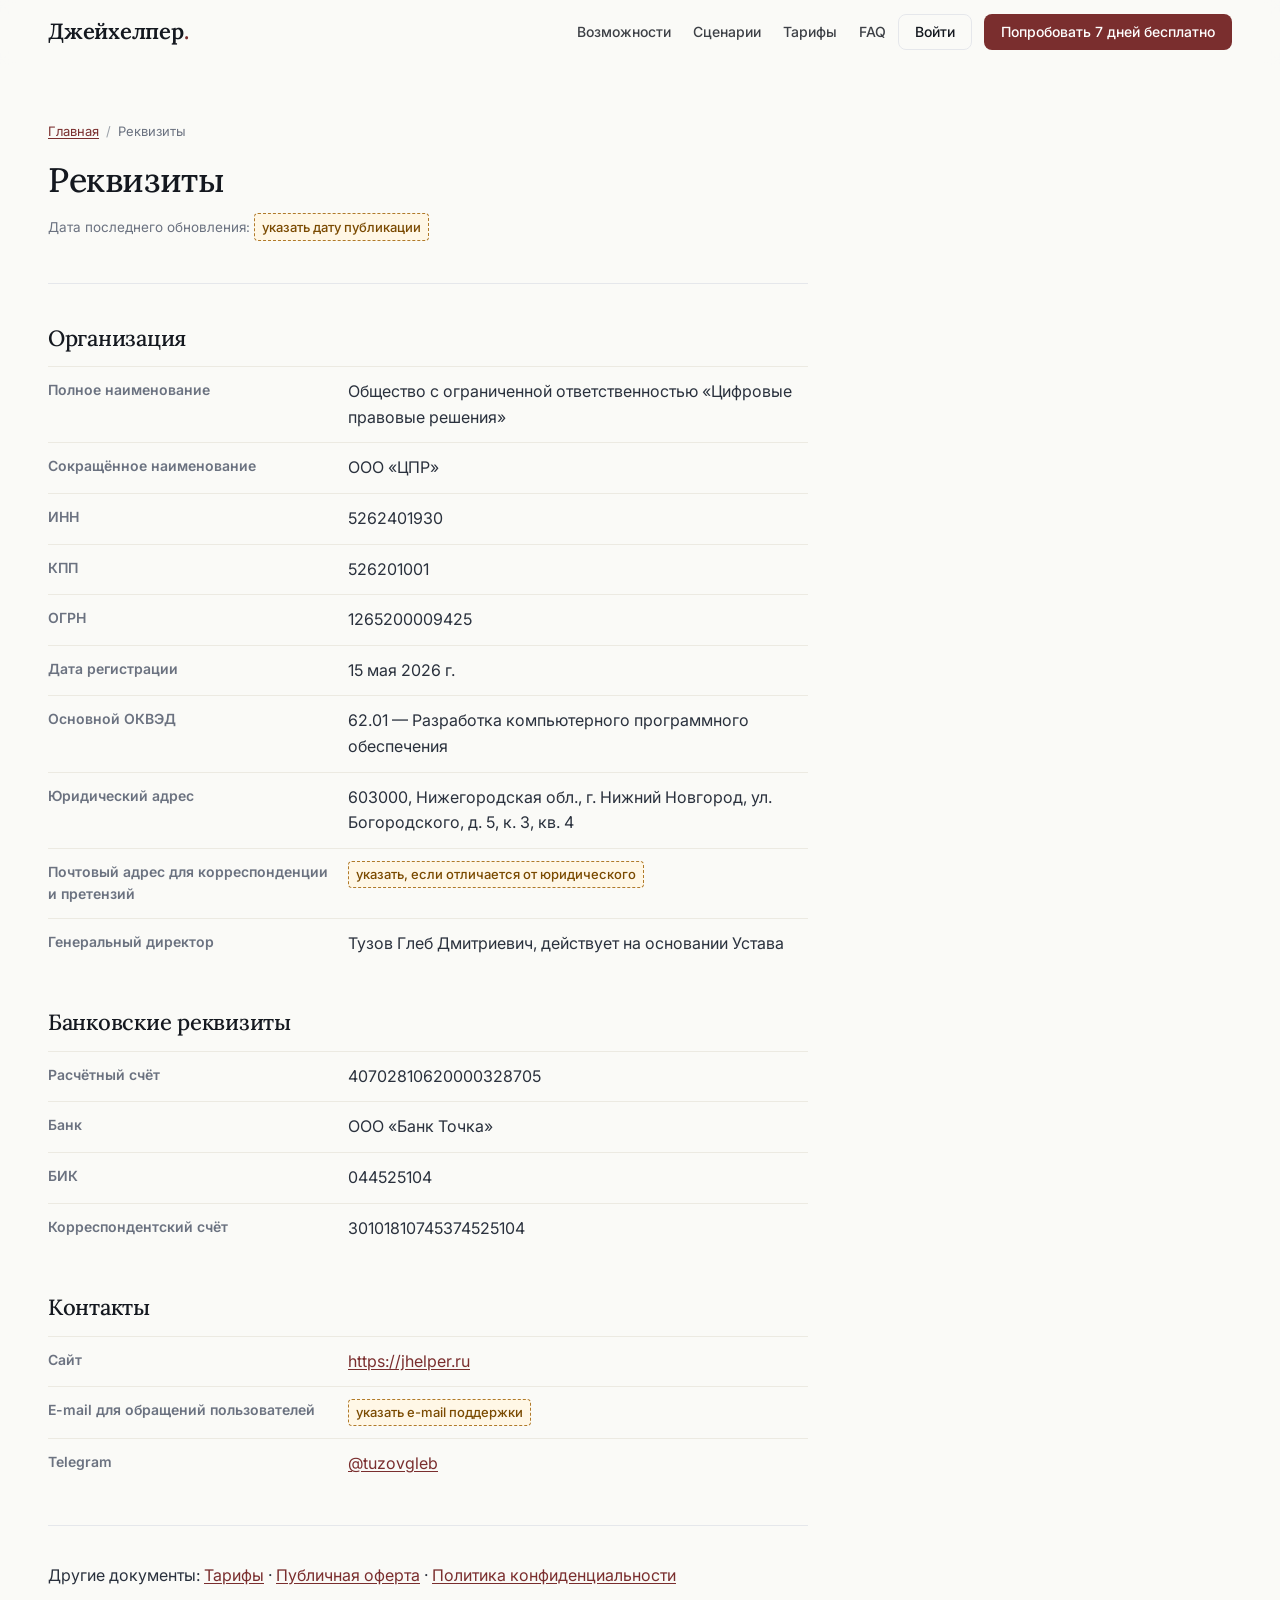
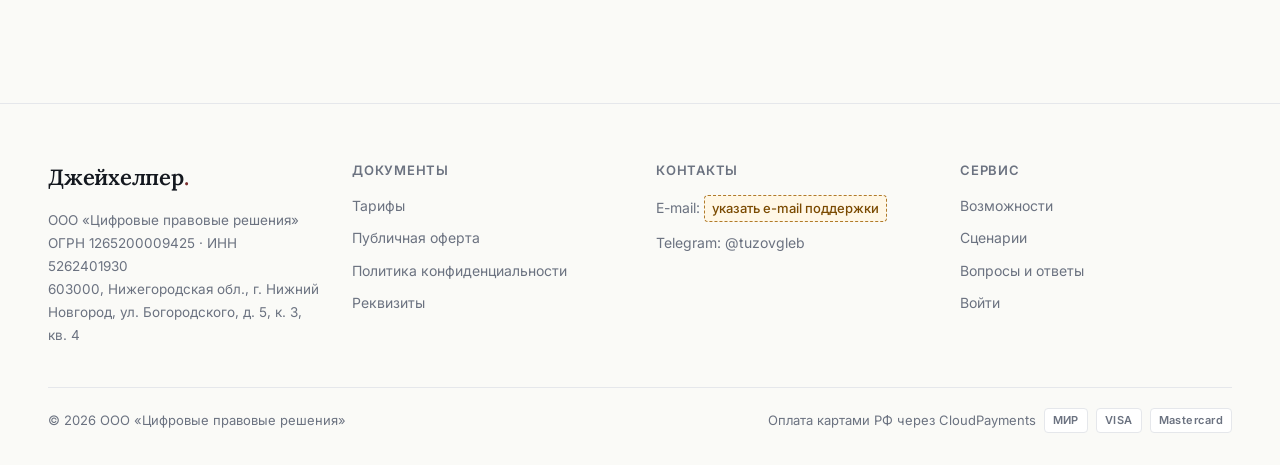
<file: rekvizity/index.html>
<!doctype html>
<html lang="ru">
<head>
<meta charset="utf-8">
<meta name="viewport" content="width=device-width, initial-scale=1, maximum-scale=5, viewport-fit=cover">
<title>Реквизиты — ООО «Цифровые правовые решения» · Джейхелпер</title>
<meta name="description" content="Полные реквизиты ООО «Цифровые правовые решения» (ООО «ЦПР»): ОГРН, ИНН, КПП, юридический адрес, банковские реквизиты и контакты службы поддержки.">
<!-- noindex — только для прототипа на github.io: документы ещё с заглушками.
     На jhelper.ru вернуть: <meta name="robots" content="index, follow"> -->
<meta name="robots" content="noindex, nofollow">
<link rel="icon" href="data:image/svg+xml;utf8,<svg xmlns='http://www.w3.org/2000/svg' viewBox='0 0 32 32'><rect width='32' height='32' rx='6' fill='%237A2E2E'/><text x='16' y='23' text-anchor='middle' font-family='Georgia,serif' font-size='19' font-weight='600' fill='%23FAFAF7'>Д</text></svg>">
<link rel="preconnect" href="https://fonts.googleapis.com">
<link rel="preconnect" href="https://fonts.gstatic.com" crossorigin>
<link rel="stylesheet" href="https://fonts.googleapis.com/css2?family=Inter:wght@400;500;600;700&family=Lora:ital,wght@0,400;0,500;0,600;1,400;1,500&display=swap">
<link rel="stylesheet" href="../assets/tokens.css">
<link rel="stylesheet" href="../assets/legal.css">
</head>
<body>

<header class="app-header" id="header">
  <div class="container-x app-header-inner">
    <a href="../" class="logo">Джейхелпер<span class="dot">.</span></a>
    <nav class="nav">
      <div class="nav-links">
        <a href="../#features">Возможности</a>
        <a href="../#use-cases">Сценарии</a>
        <a href="../tarify/">Тарифы</a>
        <a href="../#faq">FAQ</a>
      </div>
      <a href="../#signin" class="btn btn-secondary btn-sm">Войти</a>
      <a href="../#trial" class="btn btn-primary btn-sm">Попробовать 7 дней бесплатно</a>
      <button class="menu-toggle" id="menuToggle" aria-label="Меню" aria-expanded="false">
        <svg width="20" height="20" viewBox="0 0 24 24" fill="none" stroke="currentColor" stroke-width="1.8" stroke-linecap="round"><path d="M4 7h16M4 12h16M4 17h16"/></svg>
      </button>
    </nav>
  </div>
</header>

<div class="mobile-menu" id="mobileMenu">
  <a href="../#features">Возможности</a>
  <a href="../#use-cases">Сценарии</a>
  <a href="../tarify/">Тарифы</a>
  <a href="../#faq">FAQ</a>
  <a href="../#trial" class="btn btn-primary">Попробовать 7 дней бесплатно</a>
</div>

<main class="legal-page">
  <div class="container-x">
    <div class="legal-doc">

      <div class="breadcrumbs"><a href="../">Главная</a><span class="sep">/</span>Реквизиты</div>

      <div class="legal-head">
        <h1>Реквизиты</h1>
        <p class="meta">Дата последнего обновления: <span class="todo">указать дату публикации</span></p>
      </div>

      <h2>Организация</h2>
      <dl>
        <dt>Полное наименование</dt>
        <dd>Общество с ограниченной ответственностью «Цифровые правовые решения»</dd>

        <dt>Сокращённое наименование</dt>
        <dd>ООО «ЦПР»</dd>

        <dt>ИНН</dt>
        <dd>5262401930</dd>

        <dt>КПП</dt>
        <dd>526201001</dd>

        <dt>ОГРН</dt>
        <dd>1265200009425</dd>

        <dt>Дата регистрации</dt>
        <dd>15 мая 2026 г.</dd>

        <dt>Основной ОКВЭД</dt>
        <dd>62.01 — Разработка компьютерного программного обеспечения</dd>

        <dt>Юридический адрес</dt>
        <dd>603000, Нижегородская обл., г. Нижний Новгород, ул. Богородского, д. 5, к. 3, кв. 4</dd>

        <dt>Почтовый адрес для корреспонденции и претензий</dt>
        <dd><span class="todo">указать, если отличается от юридического</span></dd>

        <dt>Генеральный директор</dt>
        <dd>Тузов Глеб Дмитриевич, действует на основании Устава</dd>
      </dl>

      <h2>Банковские реквизиты</h2>
      <dl>
        <dt>Расчётный счёт</dt>
        <dd>40702810620000328705</dd>

        <dt>Банк</dt>
        <dd>ООО «Банк Точка»</dd>

        <dt>БИК</dt>
        <dd>044525104</dd>

        <dt>Корреспондентский счёт</dt>
        <dd>30101810745374525104</dd>
      </dl>

      <h2>Контакты</h2>
      <dl>
        <dt>Сайт</dt>
        <dd><a href="https://jhelper.ru">https://jhelper.ru</a></dd>

        <dt>E-mail для обращений пользователей</dt>
        <dd><span class="todo">указать e-mail поддержки</span></dd>

        <dt>Telegram</dt>
        <dd><a href="https://t.me/tuzovgleb" target="_blank" rel="noopener">@tuzovgleb</a></dd>
      </dl>

      <hr>

      <p>Другие документы: <a href="../tarify/">Тарифы</a> · <a href="../oferta/">Публичная оферта</a> · <a href="../privacy/">Политика конфиденциальности</a></p>

    </div>
  </div>
</main>

<footer class="site-footer">
  <div class="container-x">
    <div class="footer-cols">
      <div>
        <a href="../" class="logo">Джейхелпер<span class="dot">.</span></a>
        <p class="footer-legal">
          ООО «Цифровые правовые решения»<br>
          ОГРН 1265200009425 · ИНН 5262401930<br>
          603000, Нижегородская обл., г. Нижний Новгород, ул. Богородского, д. 5, к. 3, кв. 4
        </p>
      </div>
      <div>
        <div class="footer-col-title">Документы</div>
        <ul class="footer-list">
          <li><a href="../tarify/">Тарифы</a></li>
          <li><a href="../oferta/">Публичная оферта</a></li>
          <li><a href="../privacy/">Политика конфиденциальности</a></li>
          <li><a href="../rekvizity/">Реквизиты</a></li>
        </ul>
      </div>
      <div>
        <div class="footer-col-title">Контакты</div>
        <ul class="footer-list">
          <li>E-mail: <span class="todo">указать e-mail поддержки</span></li>
          <li>Telegram: <a href="https://t.me/tuzovgleb" target="_blank" rel="noopener">@tuzovgleb</a></li>
        </ul>
      </div>
      <div>
        <div class="footer-col-title">Сервис</div>
        <ul class="footer-list">
          <li><a href="../#features">Возможности</a></li>
          <li><a href="../#use-cases">Сценарии</a></li>
          <li><a href="../#faq">Вопросы и ответы</a></li>
          <li><a href="../#signin">Войти</a></li>
        </ul>
      </div>
    </div>
    <div class="footer-bottom">
      <span>© 2026 ООО «Цифровые правовые решения»</span>
      <span class="pay-row">
        Оплата картами РФ через CloudPayments
        <span class="pay-chip">МИР</span>
        <span class="pay-chip">VISA</span>
        <span class="pay-chip">Mastercard</span>
      </span>
    </div>
  </div>
</footer>

<script src="../assets/app.js"></script>
</body>
</html>
</file>
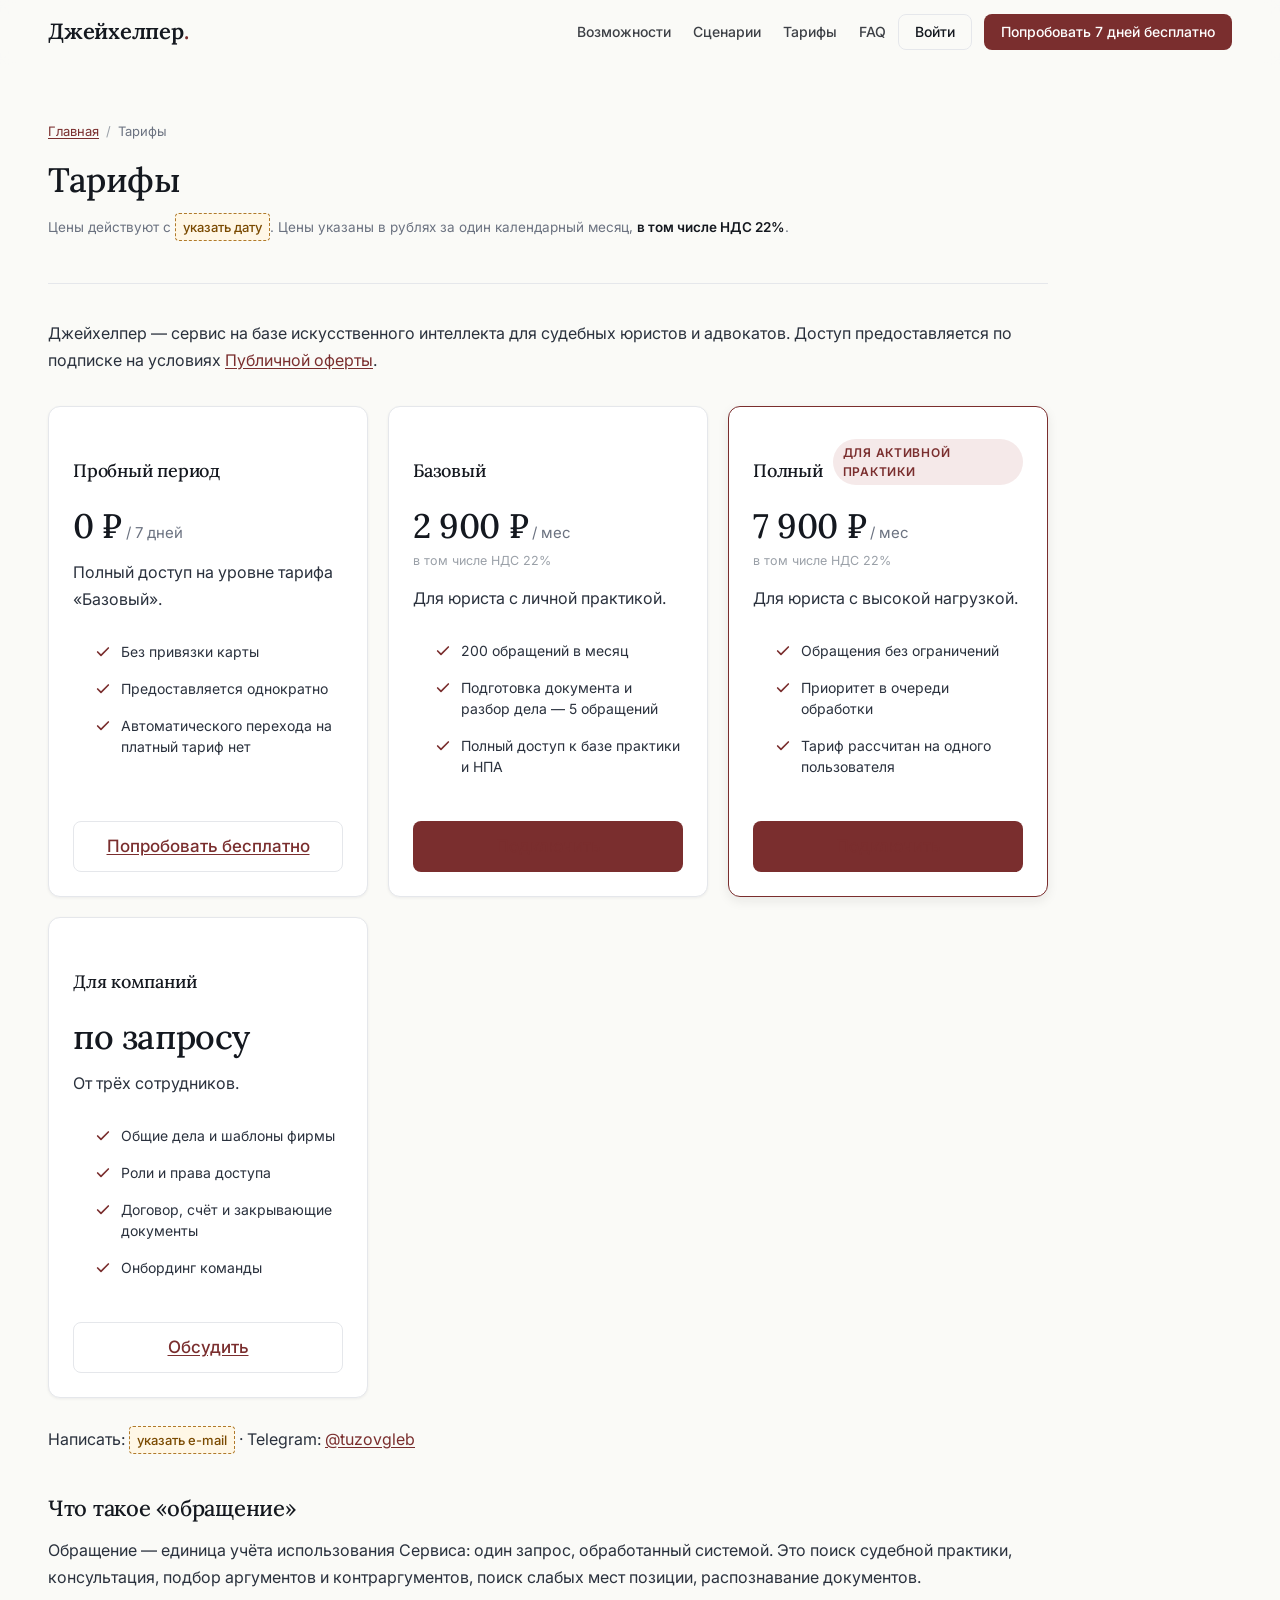
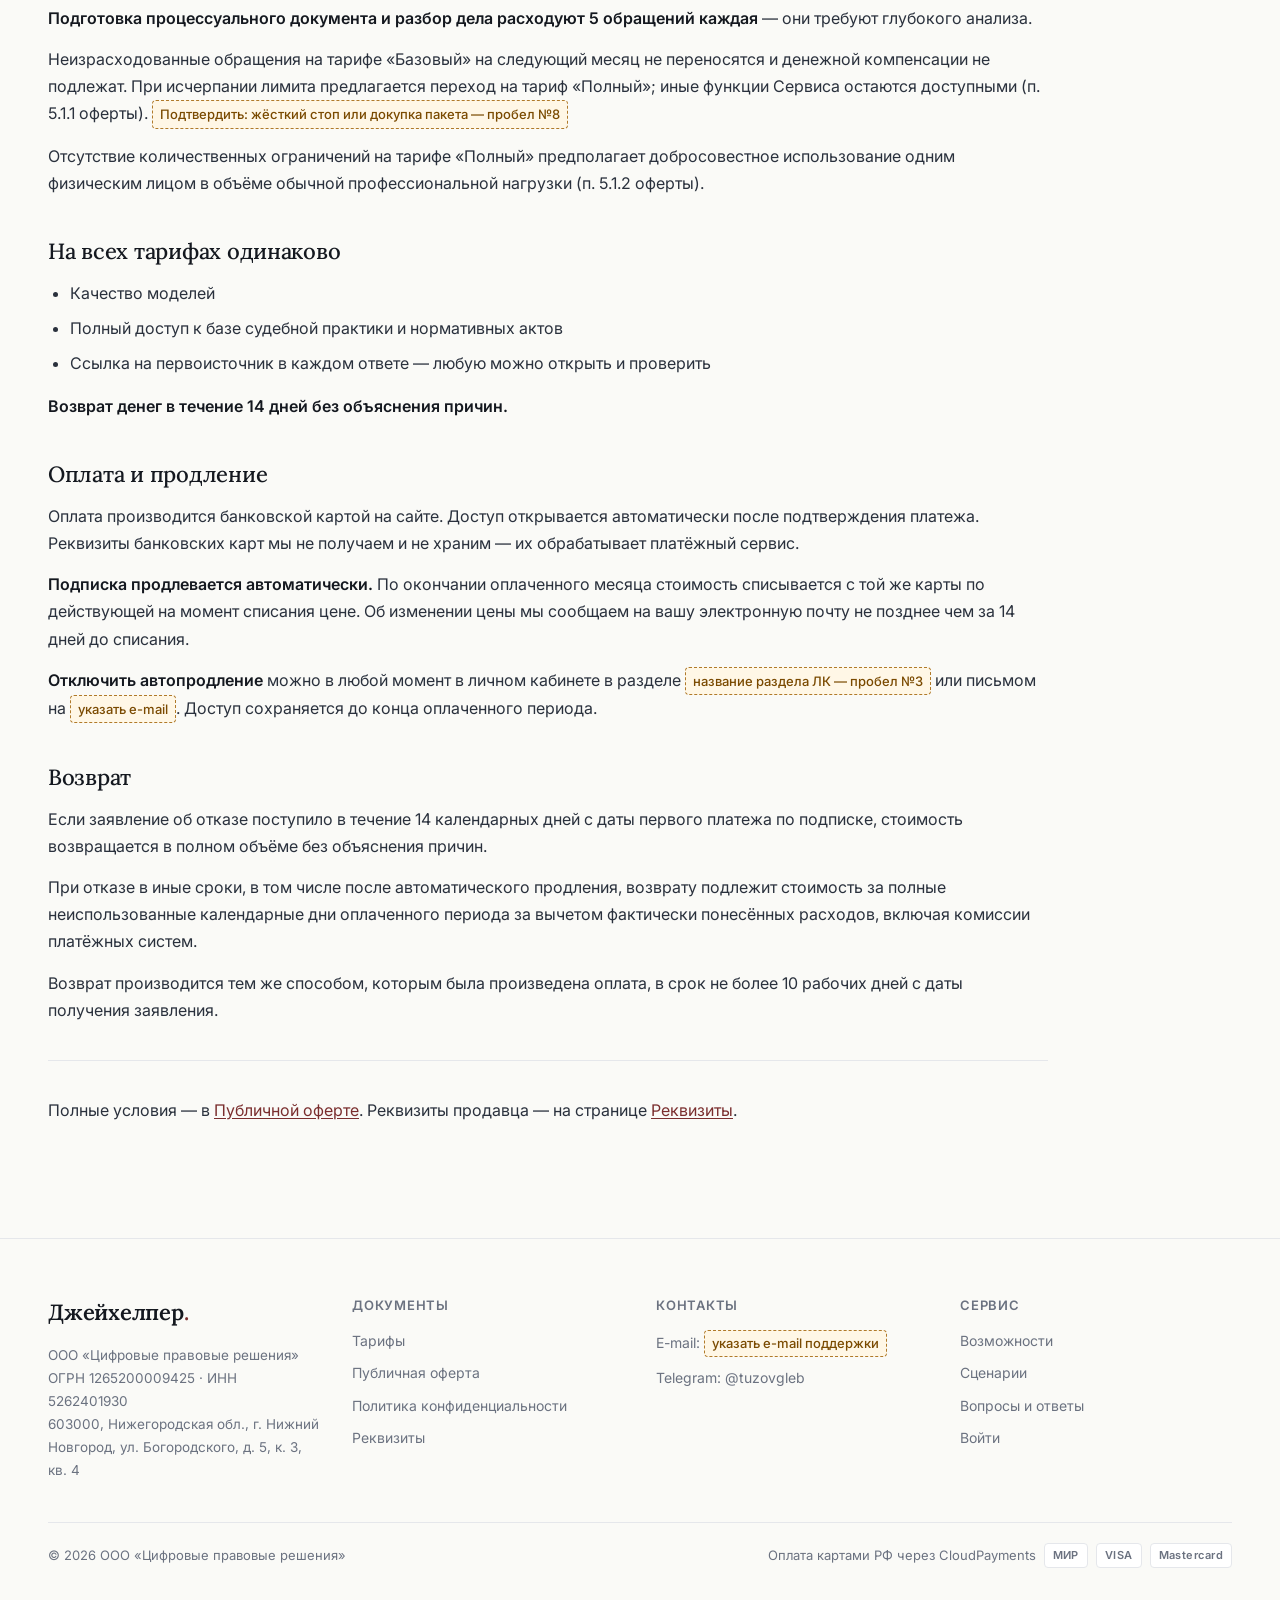
<file: tarify/index.html>
<!doctype html>
<html lang="ru">
<head>
<meta charset="utf-8">
<meta name="viewport" content="width=device-width, initial-scale=1, maximum-scale=5, viewport-fit=cover">
<title>Тарифы Джейхелпер — 7 дней бесплатно, от 2 900 ₽/мес</title>
<meta name="description" content="Тарифы сервиса Джейхелпер: пробный период 7 дней без карты, «Базовый» 2 900 ₽/мес (200 обращений), «Полный» 7 900 ₽/мес без ограничений. Условия автопродления и возврата в течение 14 дней.">
<!-- noindex — только для прототипа на github.io: документы ещё с заглушками.
     На jhelper.ru вернуть: <meta name="robots" content="index, follow"> -->
<meta name="robots" content="noindex, nofollow">
<link rel="icon" href="data:image/svg+xml;utf8,<svg xmlns='http://www.w3.org/2000/svg' viewBox='0 0 32 32'><rect width='32' height='32' rx='6' fill='%237A2E2E'/><text x='16' y='23' text-anchor='middle' font-family='Georgia,serif' font-size='19' font-weight='600' fill='%23FAFAF7'>Д</text></svg>">
<link rel="preconnect" href="https://fonts.googleapis.com">
<link rel="preconnect" href="https://fonts.gstatic.com" crossorigin>
<link rel="stylesheet" href="https://fonts.googleapis.com/css2?family=Inter:wght@400;500;600;700&family=Lora:ital,wght@0,400;0,500;0,600;1,400;1,500&display=swap">
<link rel="stylesheet" href="../assets/tokens.css">
<link rel="stylesheet" href="../assets/landing.css">
<link rel="stylesheet" href="../assets/legal.css">
</head>
<body>

<header class="app-header" id="header">
  <div class="container-x app-header-inner">
    <a href="../" class="logo">Джейхелпер<span class="dot">.</span></a>
    <nav class="nav">
      <div class="nav-links">
        <a href="../#features">Возможности</a>
        <a href="../#use-cases">Сценарии</a>
        <a href="../tarify/">Тарифы</a>
        <a href="../#faq">FAQ</a>
      </div>
      <a href="../#signin" class="btn btn-secondary btn-sm">Войти</a>
      <a href="../#trial" class="btn btn-primary btn-sm">Попробовать 7 дней бесплатно</a>
      <button class="menu-toggle" id="menuToggle" aria-label="Меню" aria-expanded="false">
        <svg width="20" height="20" viewBox="0 0 24 24" fill="none" stroke="currentColor" stroke-width="1.8" stroke-linecap="round"><path d="M4 7h16M4 12h16M4 17h16"/></svg>
      </button>
    </nav>
  </div>
</header>

<div class="mobile-menu" id="mobileMenu">
  <a href="../#features">Возможности</a>
  <a href="../#use-cases">Сценарии</a>
  <a href="../tarify/">Тарифы</a>
  <a href="../#faq">FAQ</a>
  <a href="../#trial" class="btn btn-primary">Попробовать 7 дней бесплатно</a>
</div>

<main class="legal-page">
  <div class="container-x">
    <div class="legal-doc" style="max-width:1000px">

      <div class="breadcrumbs"><a href="../">Главная</a><span class="sep">/</span>Тарифы</div>

      <div class="legal-head">
        <h1>Тарифы</h1>
        <p class="meta">Цены действуют с <span class="todo">указать дату</span>. Цены указаны в рублях за один календарный месяц, <strong>в том числе НДС 22%</strong>.</p>
      </div>

      <p>Джейхелпер — сервис на базе искусственного интеллекта для судебных юристов и адвокатов. Доступ предоставляется по подписке на условиях <a href="../oferta/">Публичной оферты</a>.</p>

      <div class="card-grid" style="margin-top:32px">

        <article class="card-x plan">
          <div class="plan-head"><h3 class="plan-name">Пробный период</h3></div>
          <div class="plan-price">0 ₽<span class="per"> / 7 дней</span></div>
          <p class="plan-desc">Полный доступ на уровне тарифа «Базовый».</p>
          <ul class="check-list">
            <li><svg width="16" height="16" viewBox="0 0 24 24" fill="none" stroke="currentColor" stroke-width="2.5" stroke-linecap="round" stroke-linejoin="round"><polyline points="20 6 9 17 4 12"/></svg><span>Без привязки карты</span></li>
            <li><svg width="16" height="16" viewBox="0 0 24 24" fill="none" stroke="currentColor" stroke-width="2.5" stroke-linecap="round" stroke-linejoin="round"><polyline points="20 6 9 17 4 12"/></svg><span>Предоставляется однократно</span></li>
            <li><svg width="16" height="16" viewBox="0 0 24 24" fill="none" stroke="currentColor" stroke-width="2.5" stroke-linecap="round" stroke-linejoin="round"><polyline points="20 6 9 17 4 12"/></svg><span>Автоматического перехода на платный тариф нет</span></li>
          </ul>
          <a href="../#trial" class="btn btn-secondary btn-block">Попробовать бесплатно</a>
        </article>

        <article class="card-x plan">
          <div class="plan-head"><h3 class="plan-name">Базовый</h3></div>
          <div class="plan-price">2 900 ₽<span class="per"> / мес</span></div>
          <div class="plan-vat">в том числе НДС 22%</div>
          <p class="plan-desc">Для юриста с личной практикой.</p>
          <ul class="check-list">
            <li><svg width="16" height="16" viewBox="0 0 24 24" fill="none" stroke="currentColor" stroke-width="2.5" stroke-linecap="round" stroke-linejoin="round"><polyline points="20 6 9 17 4 12"/></svg><span>200 обращений в месяц</span></li>
            <li><svg width="16" height="16" viewBox="0 0 24 24" fill="none" stroke="currentColor" stroke-width="2.5" stroke-linecap="round" stroke-linejoin="round"><polyline points="20 6 9 17 4 12"/></svg><span>Подготовка документа и разбор дела — 5 обращений</span></li>
            <li><svg width="16" height="16" viewBox="0 0 24 24" fill="none" stroke="currentColor" stroke-width="2.5" stroke-linecap="round" stroke-linejoin="round"><polyline points="20 6 9 17 4 12"/></svg><span>Полный доступ к базе практики и НПА</span></li>
          </ul>
          <a href="../#pay" class="btn btn-primary btn-block">Подключить</a>
        </article>

        <article class="card-x plan plan-featured">
          <div class="plan-head">
            <h3 class="plan-name">Полный</h3>
            <span class="badge">Для активной практики</span>
          </div>
          <div class="plan-price">7 900 ₽<span class="per"> / мес</span></div>
          <div class="plan-vat">в том числе НДС 22%</div>
          <p class="plan-desc">Для юриста с высокой нагрузкой.</p>
          <ul class="check-list">
            <li><svg width="16" height="16" viewBox="0 0 24 24" fill="none" stroke="currentColor" stroke-width="2.5" stroke-linecap="round" stroke-linejoin="round"><polyline points="20 6 9 17 4 12"/></svg><span>Обращения без ограничений</span></li>
            <li><svg width="16" height="16" viewBox="0 0 24 24" fill="none" stroke="currentColor" stroke-width="2.5" stroke-linecap="round" stroke-linejoin="round"><polyline points="20 6 9 17 4 12"/></svg><span>Приоритет в очереди обработки</span></li>
            <li><svg width="16" height="16" viewBox="0 0 24 24" fill="none" stroke="currentColor" stroke-width="2.5" stroke-linecap="round" stroke-linejoin="round"><polyline points="20 6 9 17 4 12"/></svg><span>Тариф рассчитан на одного пользователя</span></li>
          </ul>
          <a href="../#pay" class="btn btn-primary btn-block">Подключить</a>
        </article>

        <article class="card-x plan">
          <div class="plan-head"><h3 class="plan-name">Для компаний</h3></div>
          <div class="plan-price">по запросу</div>
          <p class="plan-desc">От трёх сотрудников.</p>
          <ul class="check-list">
            <li><svg width="16" height="16" viewBox="0 0 24 24" fill="none" stroke="currentColor" stroke-width="2.5" stroke-linecap="round" stroke-linejoin="round"><polyline points="20 6 9 17 4 12"/></svg><span>Общие дела и шаблоны фирмы</span></li>
            <li><svg width="16" height="16" viewBox="0 0 24 24" fill="none" stroke="currentColor" stroke-width="2.5" stroke-linecap="round" stroke-linejoin="round"><polyline points="20 6 9 17 4 12"/></svg><span>Роли и права доступа</span></li>
            <li><svg width="16" height="16" viewBox="0 0 24 24" fill="none" stroke="currentColor" stroke-width="2.5" stroke-linecap="round" stroke-linejoin="round"><polyline points="20 6 9 17 4 12"/></svg><span>Договор, счёт и закрывающие документы</span></li>
            <li><svg width="16" height="16" viewBox="0 0 24 24" fill="none" stroke="currentColor" stroke-width="2.5" stroke-linecap="round" stroke-linejoin="round"><polyline points="20 6 9 17 4 12"/></svg><span>Онбординг команды</span></li>
          </ul>
          <a href="../#call" class="btn btn-secondary btn-block">Обсудить</a>
        </article>

      </div>

      <p style="margin-top:8px">Написать: <span class="todo">указать e-mail</span> · Telegram: <a href="https://t.me/tuzovgleb" target="_blank" rel="noopener">@tuzovgleb</a></p>

      <h2 id="obrashcheniya">Что такое «обращение»</h2>
      <p>Обращение — единица учёта использования Сервиса: один запрос, обработанный системой. Это поиск судебной практики, консультация, подбор аргументов и контраргументов, поиск слабых мест позиции, распознавание документов.</p>
      <p><strong>Подготовка процессуального документа и разбор дела расходуют 5 обращений каждая</strong> — они требуют глубокого анализа.</p>
      <p>Неизрасходованные обращения на тарифе «Базовый» на следующий месяц не переносятся и денежной компенсации не подлежат. При исчерпании лимита предлагается переход на тариф «Полный»; иные функции Сервиса остаются доступными (п. 5.1.1 оферты). <span class="todo">Подтвердить: жёсткий стоп или докупка пакета — пробел №8</span></p>
      <p>Отсутствие количественных ограничений на тарифе «Полный» предполагает добросовестное использование одним физическим лицом в объёме обычной профессиональной нагрузки (п. 5.1.2 оферты).</p>

      <h2 id="odinakovo">На всех тарифах одинаково</h2>
      <ul>
        <li>Качество моделей</li>
        <li>Полный доступ к базе судебной практики и нормативных актов</li>
        <li>Ссылка на первоисточник в каждом ответе — любую можно открыть и проверить</li>
      </ul>
      <p><strong>Возврат денег в течение 14 дней без объяснения причин.</strong></p>

      <h2 id="oplata">Оплата и продление</h2>
      <p>Оплата производится банковской картой на сайте. Доступ открывается автоматически после подтверждения платежа. Реквизиты банковских карт мы не получаем и не храним — их обрабатывает платёжный сервис.</p>
      <p><strong>Подписка продлевается автоматически.</strong> По окончании оплаченного месяца стоимость списывается с той же карты по действующей на момент списания цене. Об изменении цены мы сообщаем на вашу электронную почту не позднее чем за 14 дней до списания.</p>
      <p><strong>Отключить автопродление</strong> можно в любой момент в личном кабинете в разделе <span class="todo">название раздела ЛК — пробел №3</span> или письмом на <span class="todo">указать e-mail</span>. Доступ сохраняется до конца оплаченного периода.</p>

      <h2 id="vozvrat">Возврат</h2>
      <p>Если заявление об отказе поступило в течение 14 календарных дней с даты первого платежа по подписке, стоимость возвращается в полном объёме без объяснения причин.</p>
      <p>При отказе в иные сроки, в том числе после автоматического продления, возврату подлежит стоимость за полные неиспользованные календарные дни оплаченного периода за вычетом фактически понесённых расходов, включая комиссии платёжных систем.</p>
      <p>Возврат производится тем же способом, которым была произведена оплата, в срок не более 10 рабочих дней с даты получения заявления.</p>

      <hr>

      <p>Полные условия — в <a href="../oferta/">Публичной оферте</a>. Реквизиты продавца — на странице <a href="../rekvizity/">Реквизиты</a>.</p>

    </div>
  </div>
</main>

<footer class="site-footer">
  <div class="container-x">
    <div class="footer-cols">
      <div>
        <a href="../" class="logo">Джейхелпер<span class="dot">.</span></a>
        <p class="footer-legal">
          ООО «Цифровые правовые решения»<br>
          ОГРН 1265200009425 · ИНН 5262401930<br>
          603000, Нижегородская обл., г. Нижний Новгород, ул. Богородского, д. 5, к. 3, кв. 4
        </p>
      </div>
      <div>
        <div class="footer-col-title">Документы</div>
        <ul class="footer-list">
          <li><a href="../tarify/">Тарифы</a></li>
          <li><a href="../oferta/">Публичная оферта</a></li>
          <li><a href="../privacy/">Политика конфиденциальности</a></li>
          <li><a href="../rekvizity/">Реквизиты</a></li>
        </ul>
      </div>
      <div>
        <div class="footer-col-title">Контакты</div>
        <ul class="footer-list">
          <li>E-mail: <span class="todo">указать e-mail поддержки</span></li>
          <li>Telegram: <a href="https://t.me/tuzovgleb" target="_blank" rel="noopener">@tuzovgleb</a></li>
        </ul>
      </div>
      <div>
        <div class="footer-col-title">Сервис</div>
        <ul class="footer-list">
          <li><a href="../#features">Возможности</a></li>
          <li><a href="../#use-cases">Сценарии</a></li>
          <li><a href="../#faq">Вопросы и ответы</a></li>
          <li><a href="../#signin">Войти</a></li>
        </ul>
      </div>
    </div>
    <div class="footer-bottom">
      <span>© 2026 ООО «Цифровые правовые решения»</span>
      <span class="pay-row">
        Оплата картами РФ через CloudPayments
        <span class="pay-chip">МИР</span>
        <span class="pay-chip">VISA</span>
        <span class="pay-chip">Mastercard</span>
      </span>
    </div>
  </div>
</footer>

<script src="../assets/app.js"></script>
</body>
</html>
</file>
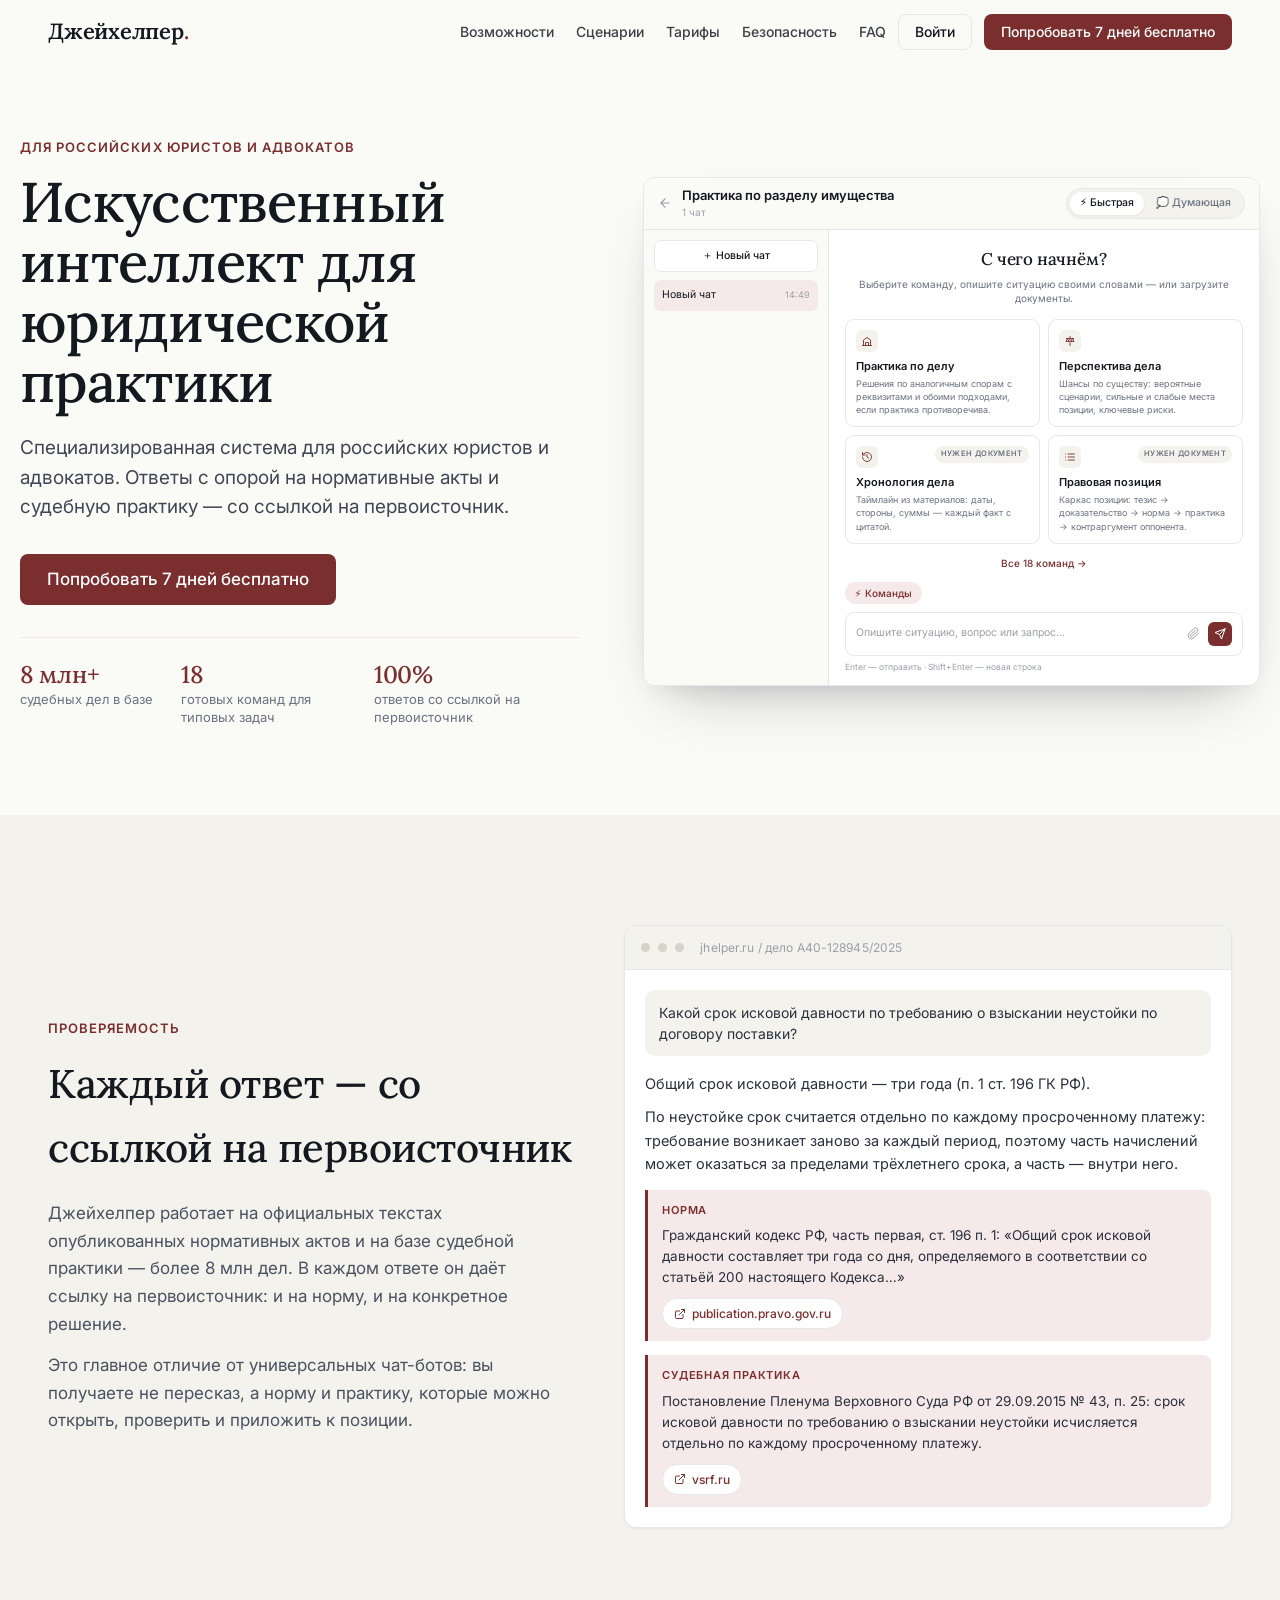
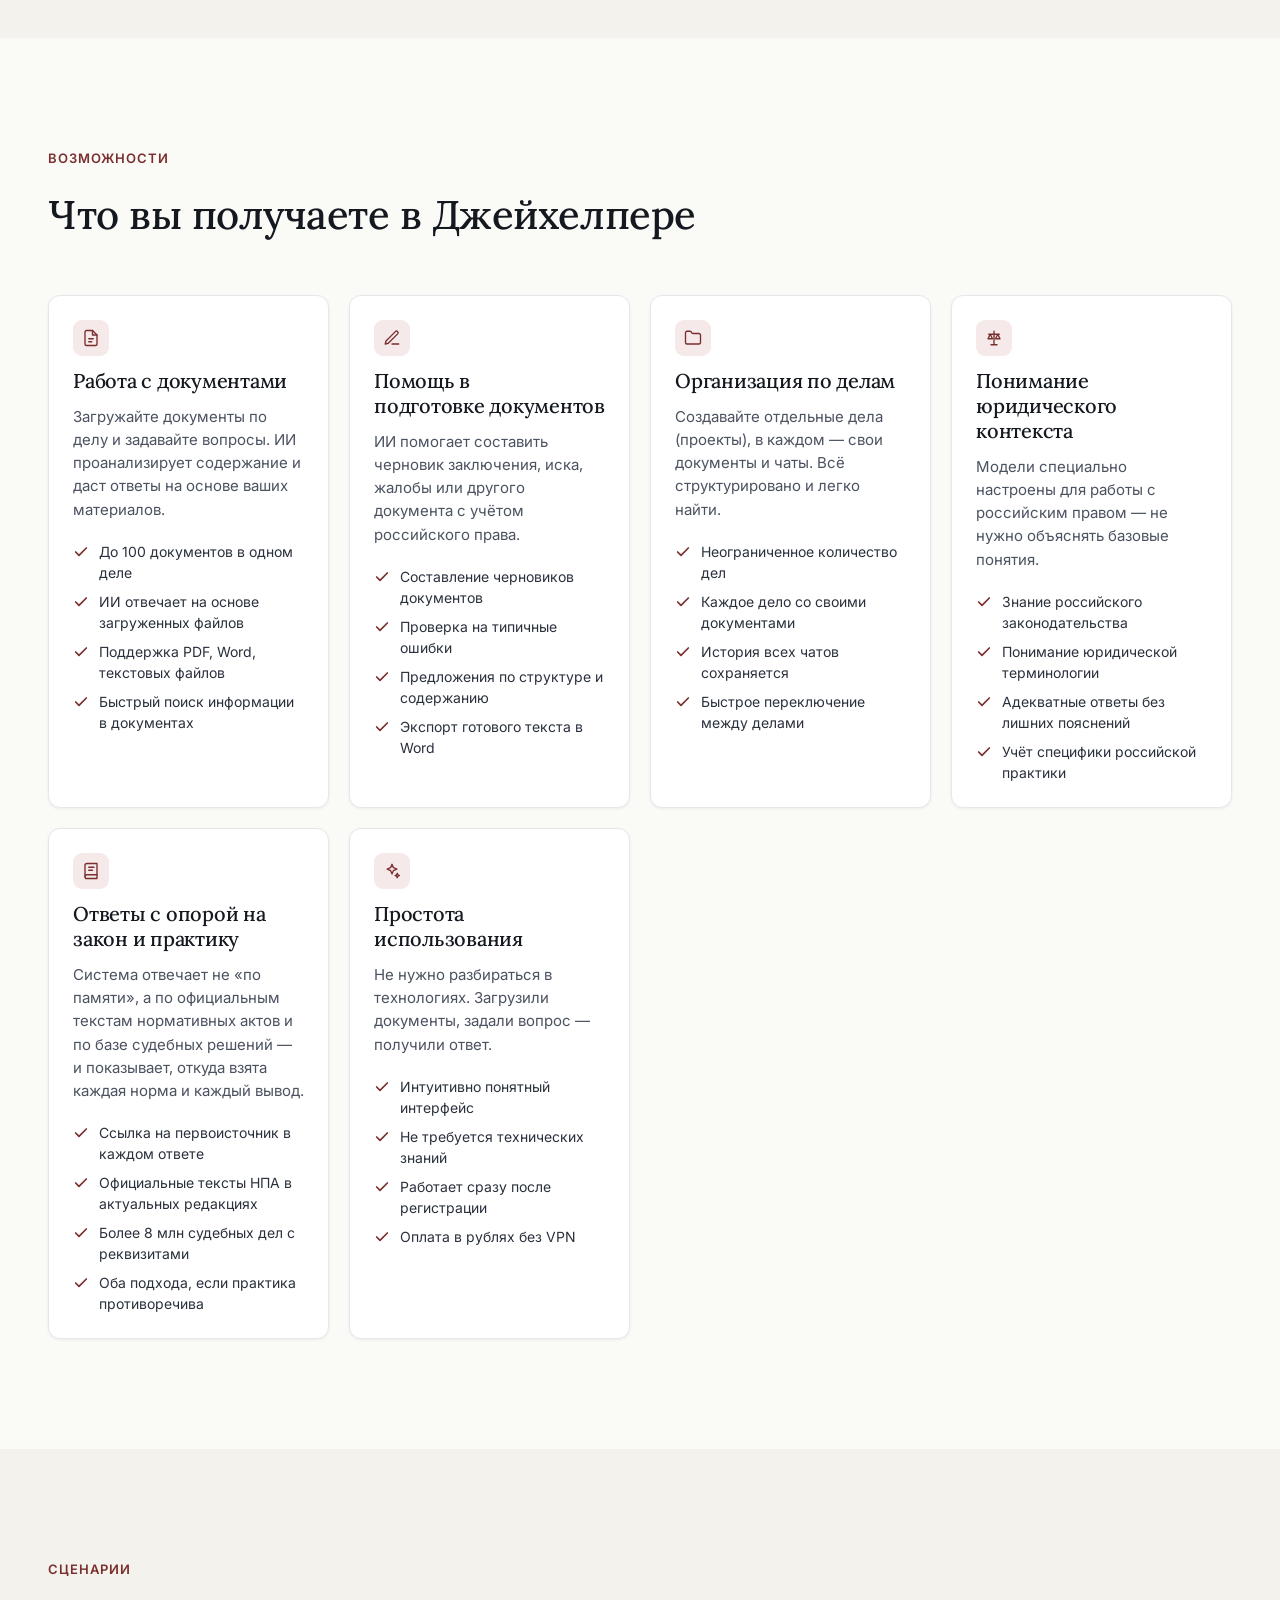
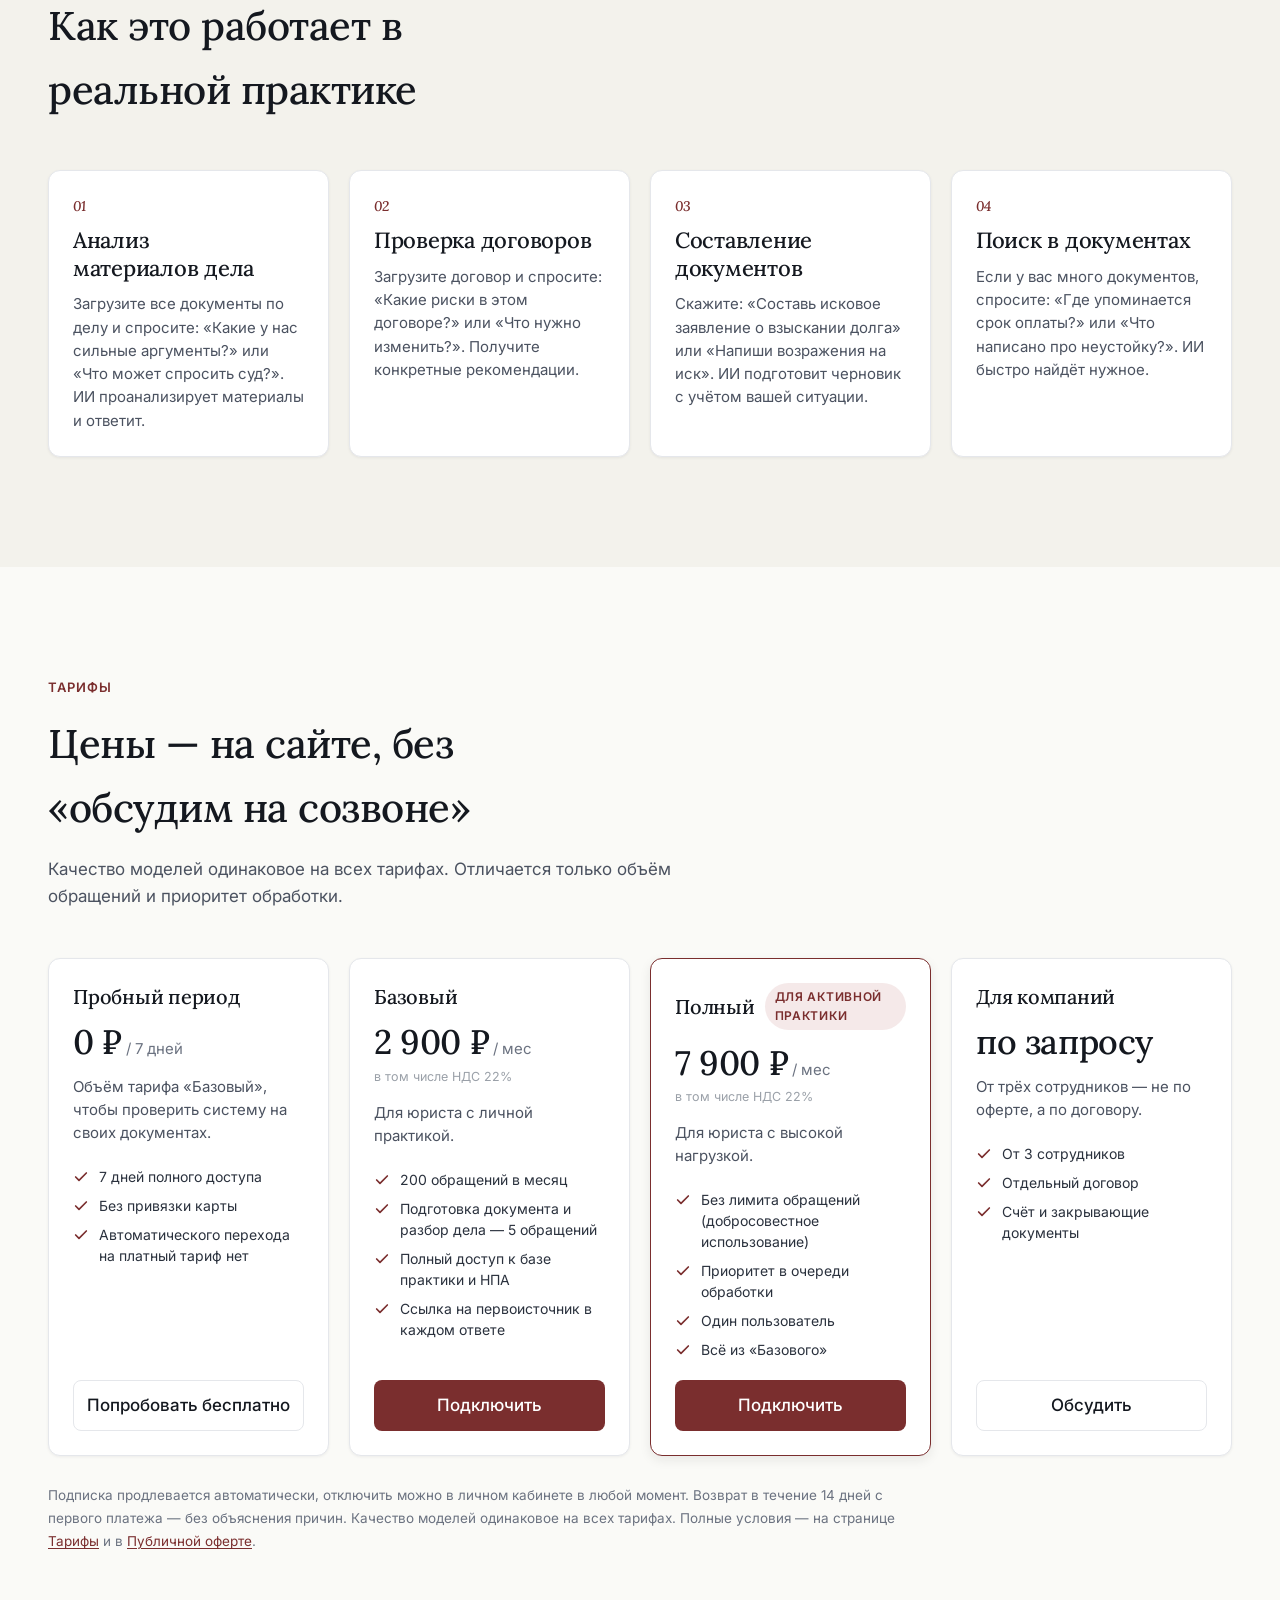
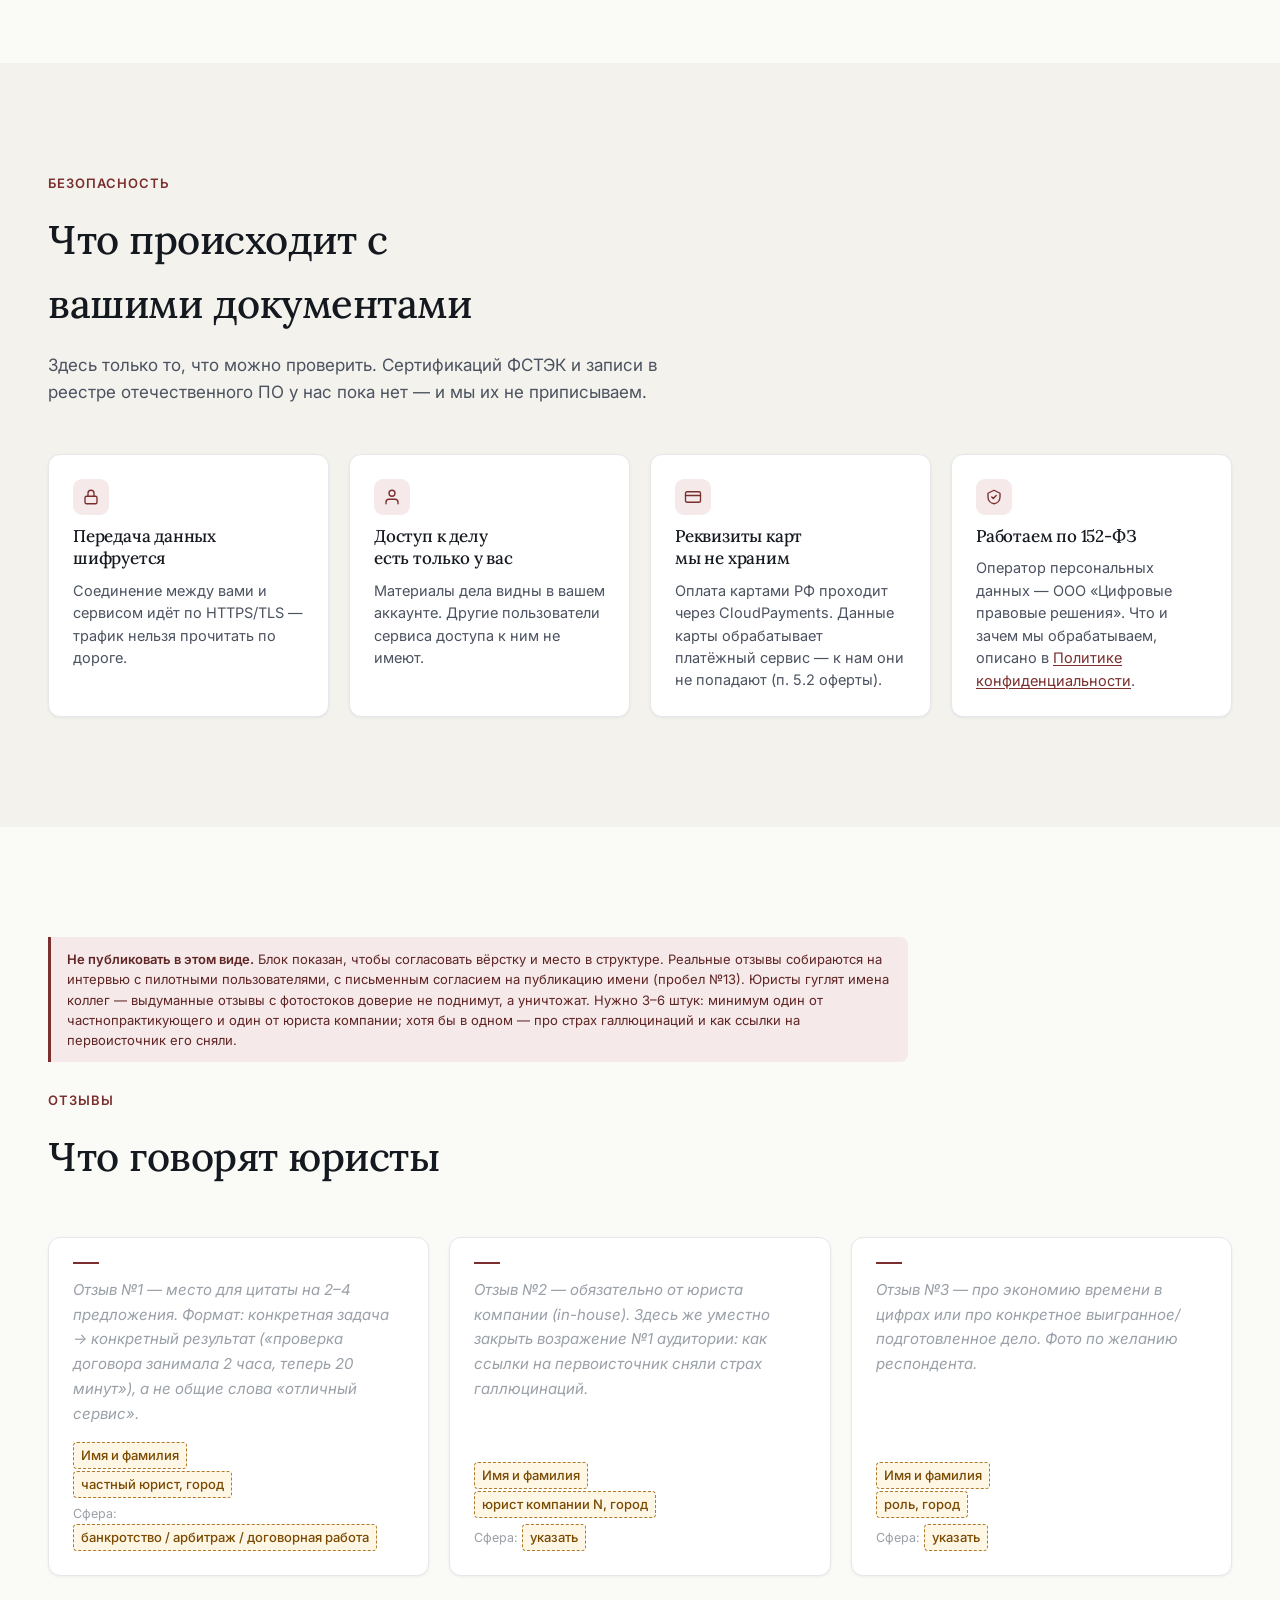
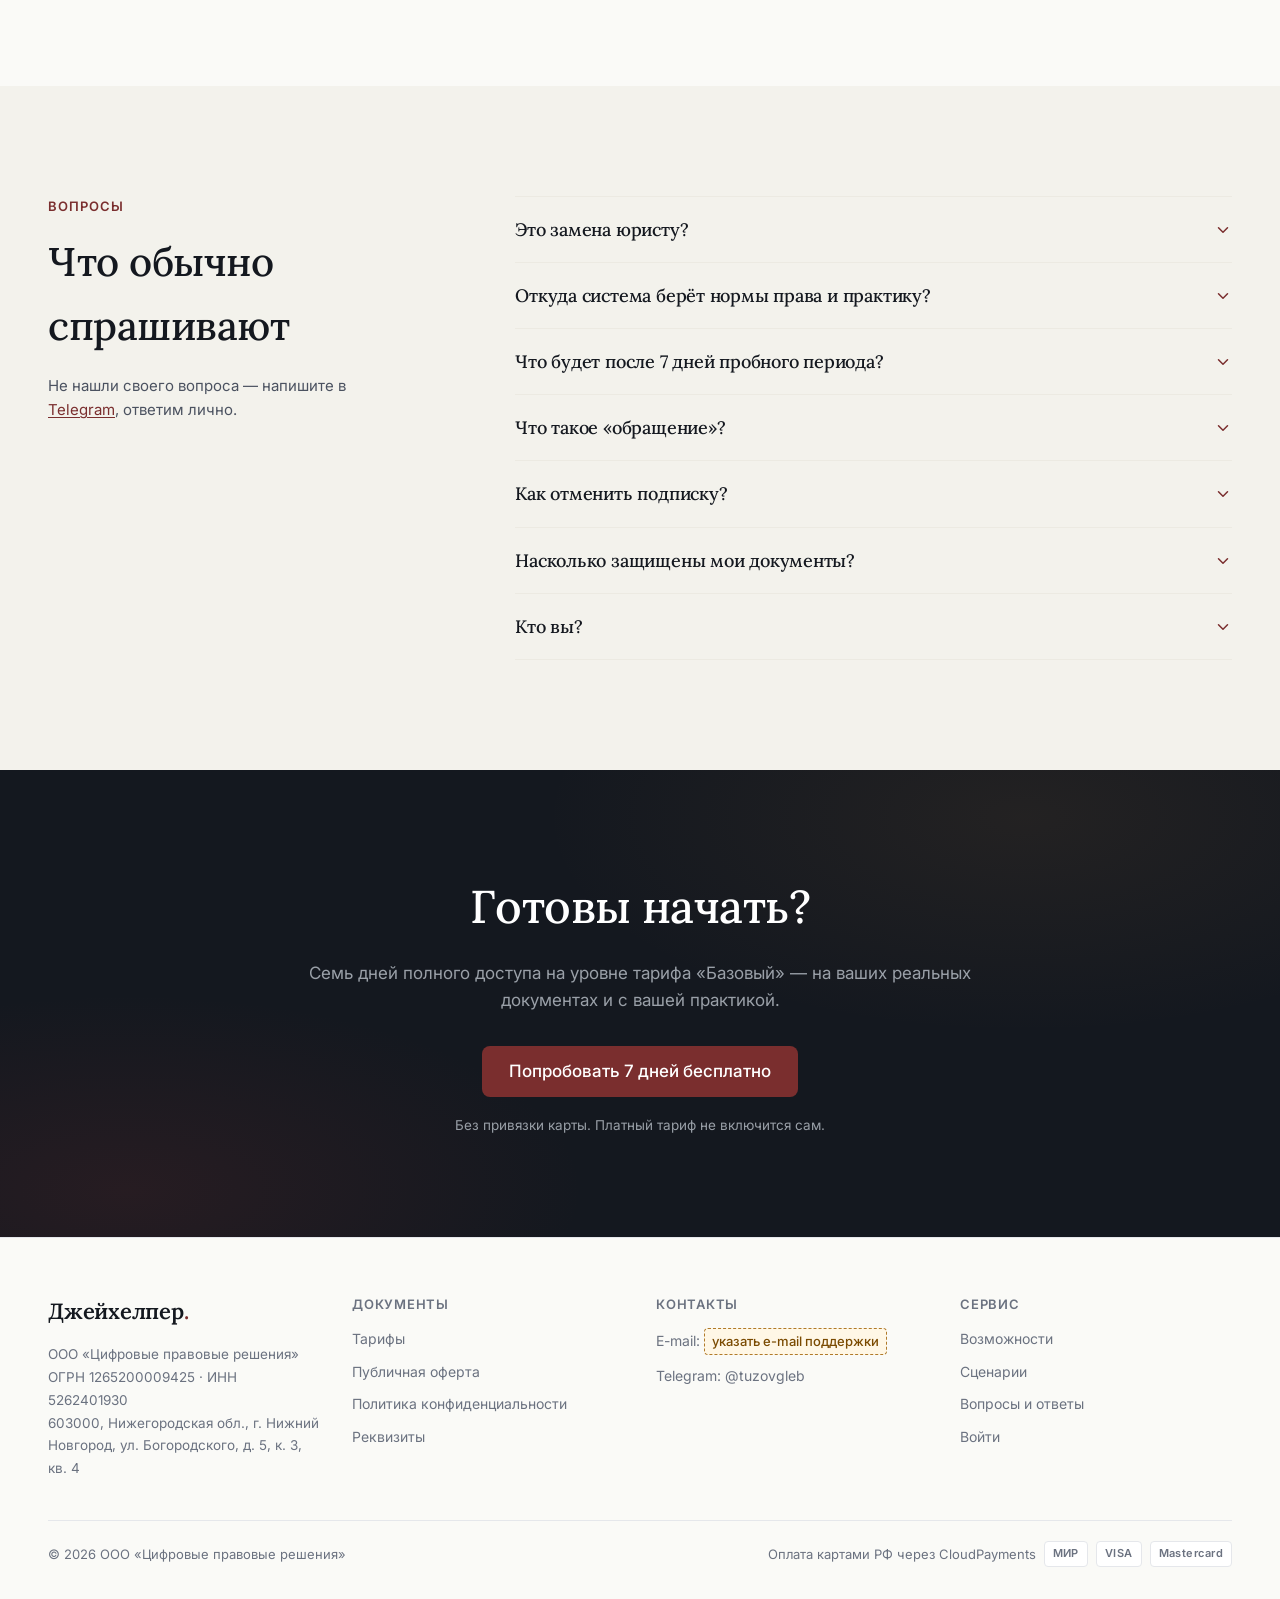
<file: v1/index.html>
<!doctype html>
<html lang="ru">
<head>
<meta charset="utf-8">
<meta name="viewport" content="width=device-width, initial-scale=1, maximum-scale=5, viewport-fit=cover">

<title>Джейхелпер — ИИ для юридической практики со ссылками на первоисточники</title>
<meta name="description" content="Искусственный интеллект для работы с юридическими документами: анализ материалов, подготовка документов, поиск судебной практики. Ответы с опорой на нормативные акты и практику — со ссылкой на первоисточник. Более 8 млн судебных дел в базе. Для российских юристов и адвокатов.">
<meta name="keywords" content="юридический ИИ, помощник юриста, поиск судебной практики, анализ документов, подготовка исков, работа с договорами, искусственный интеллект для юристов и адвокатов, ссылки на первоисточники">
<!-- noindex — только для прототипа на github.io: документы ещё с заглушками.
     На jhelper.ru вернуть: <meta name="robots" content="index, follow"> -->
<meta name="robots" content="noindex, nofollow">
<meta name="author" content="ООО «Цифровые правовые решения»">

<!-- TODO перед публикацией: поставить реальный код подтверждения Google Search Console
     или удалить тег совсем. На проде сейчас висит заглушка
     <meta name="google-site-verification" content="your-google-verification-code"> -->

<meta property="og:type" content="website">
<meta property="og:locale" content="ru_RU">
<meta property="og:site_name" content="Джейхелпер">
<meta property="og:url" content="https://jhelper.ru">
<meta property="og:title" content="Джейхелпер — ИИ для юридической практики">
<meta property="og:description" content="Специализированная система для российских юристов и адвокатов. Ответы с опорой на нормативные акты и судебную практику — со ссылкой на первоисточник. Более 8 млн дел в базе. 7 дней бесплатно.">
<meta name="twitter:card" content="summary_large_image">
<meta name="twitter:title" content="Джейхелпер — ИИ для юридической практики">
<meta name="twitter:description" content="Ответы с опорой на нормативные акты и судебную практику — со ссылкой на первоисточник. Более 8 млн дел в базе.">

<link rel="icon" href="data:image/svg+xml;utf8,<svg xmlns='http://www.w3.org/2000/svg' viewBox='0 0 32 32'><rect width='32' height='32' rx='6' fill='%237A2E2E'/><text x='16' y='23' text-anchor='middle' font-family='Georgia,serif' font-size='19' font-weight='600' fill='%23FAFAF7'>Д</text></svg>">

<link rel="preconnect" href="https://fonts.googleapis.com">
<link rel="preconnect" href="https://fonts.gstatic.com" crossorigin>
<link rel="stylesheet" href="https://fonts.googleapis.com/css2?family=Inter:wght@400;500;600;700&family=Lora:ital,wght@0,400;0,500;0,600;1,400;1,500&display=swap">

<link rel="stylesheet" href="../assets/tokens.css">
<link rel="stylesheet" href="../assets/landing.css">
</head>
<body>

<!-- ================= ШАПКА ================= -->
<header class="app-header" id="header">
  <div class="container-x app-header-inner">
    <a href="#top" class="logo">Джейхелпер<span class="dot">.</span></a>
    <nav class="nav">
      <div class="nav-links">
        <a href="#features">Возможности</a>
        <a href="#use-cases">Сценарии</a>
        <a href="#tarify">Тарифы</a>
        <a href="#security">Безопасность</a>
        <a href="#faq">FAQ</a>
      </div>
      <a href="#signin" class="btn btn-secondary btn-sm">Войти</a>
      <a href="#trial" class="btn btn-primary btn-sm">Попробовать 7 дней бесплатно</a>
      <button class="menu-toggle" id="menuToggle" aria-label="Меню" aria-expanded="false">
        <svg width="20" height="20" viewBox="0 0 24 24" fill="none" stroke="currentColor" stroke-width="1.8" stroke-linecap="round"><path d="M4 7h16M4 12h16M4 17h16"/></svg>
      </button>
    </nav>
  </div>
</header>

<div class="mobile-menu" id="mobileMenu">
  <a href="#features">Возможности</a>
  <a href="#use-cases">Сценарии</a>
  <a href="#tarify">Тарифы</a>
  <a href="#security">Безопасность</a>
  <a href="#faq">FAQ</a>
  <a href="#signin">Войти</a>
  <a href="#trial" class="btn btn-primary">Попробовать 7 дней бесплатно</a>
</div>

<!-- ================= 1. HERO ================= -->
<section class="hero container-x" id="top">
  <div class="hero-grid">

    <div class="hero-copy">
      <div class="sec-eyebrow">для российских юристов и адвокатов</div>
      <h1>Искусственный интеллект для юридической практики</h1>
      <p class="hero-sub">Специализированная система для российских юристов и адвокатов. Ответы с опорой на нормативные акты и судебную практику — со ссылкой на первоисточник.</p>

      <div class="cta-row">
        <a href="#trial" class="btn btn-primary">Попробовать 7 дней бесплатно</a>
      </div>

      <div class="hero-stats">
        <div class="hero-stat">
          <span class="num">8 млн+</span>
          <span class="lbl">судебных дел в базе</span>
        </div>
        <div class="hero-stat">
          <span class="num">18</span>
          <span class="lbl">готовых команд для типовых задач</span>
        </div>
        <div class="hero-stat">
          <span class="num">100%</span>
          <span class="lbl">ответов со ссылкой на первоисточник</span>
        </div>
      </div>
    </div>

    <!-- Рабочий экран продукта. Свёрстан в HTML — резче на retina, читается
         поисковиками, не требует поддержки отдельного файла.
         ЧТОБЫ ЗАМЕНИТЬ НА СКРИНШОТ: положить PNG в assets/ и заменить весь
         блок <div class="card-x ws">…</div> на:
         <img src="../assets/screen-workspace.png" alt="Рабочий экран Джейхелпера"
              class="card-x" style="padding:0;overflow:hidden;box-shadow:var(--shadow-lg)"> -->
    <div class="card-x ws" aria-label="Рабочий экран Джейхелпера: выбор команды в деле">

      <div class="ws-top">
        <svg class="ws-back" width="14" height="14" viewBox="0 0 24 24" fill="none" stroke="currentColor" stroke-width="2" stroke-linecap="round" stroke-linejoin="round"><path d="M19 12H5M12 19l-7-7 7-7"/></svg>
        <div>
          <div class="ws-title">Практика по разделу имущества</div>
          <div class="ws-sub">1 чат</div>
        </div>
        <div class="ws-toggle">
          <span class="on">⚡ Быстрая</span>
          <span>💭 Думающая</span>
        </div>
      </div>

      <div class="ws-body">
        <aside class="ws-side">
          <div class="ws-newchat">＋ Новый чат</div>
          <div class="ws-chat"><span>Новый чат</span><span class="when">14:49</span></div>
        </aside>

        <main class="ws-main">
          <div class="ws-h">С чего начнём?</div>
          <div class="ws-lede">Выберите команду, опишите ситуацию своими словами — или загрузите документы.</div>

          <div class="ws-cards">
            <div class="ws-card">
              <div class="ws-card-top">
                <span class="ws-ico"><svg width="12" height="12" viewBox="0 0 24 24" fill="none" stroke="currentColor" stroke-width="1.8" stroke-linecap="round" stroke-linejoin="round"><path d="M3 21h18M5 21V10l7-5 7 5v11M9 21v-6h6v6"/></svg></span>
              </div>
              <h4>Практика по делу</h4>
              <p>Решения по аналогичным спорам с реквизитами и обоими подходами, если практика противоречива.</p>
            </div>

            <div class="ws-card">
              <div class="ws-card-top">
                <span class="ws-ico"><svg width="12" height="12" viewBox="0 0 24 24" fill="none" stroke="currentColor" stroke-width="1.8" stroke-linecap="round" stroke-linejoin="round"><path d="M12 3v18M5 7h14M7 7l-3 6h6L7 7zM17 7l-3 6h6l-3-6z"/></svg></span>
              </div>
              <h4>Перспектива дела</h4>
              <p>Шансы по существу: вероятные сценарии, сильные и слабые места позиции, ключевые риски.</p>
            </div>

            <div class="ws-card">
              <div class="ws-card-top">
                <span class="ws-ico"><svg width="12" height="12" viewBox="0 0 24 24" fill="none" stroke="currentColor" stroke-width="1.8" stroke-linecap="round" stroke-linejoin="round"><path d="M3 12a9 9 0 1 0 3-6.7L3 8"/><path d="M3 3v5h5M12 7v5l3 2"/></svg></span>
                <span class="ws-tag">Нужен документ</span>
              </div>
              <h4>Хронология дела</h4>
              <p>Таймлайн из материалов: даты, стороны, суммы — каждый факт с цитатой.</p>
            </div>

            <div class="ws-card">
              <div class="ws-card-top">
                <span class="ws-ico"><svg width="12" height="12" viewBox="0 0 24 24" fill="none" stroke="currentColor" stroke-width="1.8" stroke-linecap="round" stroke-linejoin="round"><path d="M8 6h13M8 12h13M8 18h13M3 6h.01M3 12h.01M3 18h.01"/></svg></span>
                <span class="ws-tag">Нужен документ</span>
              </div>
              <h4>Правовая позиция</h4>
              <p>Каркас позиции: тезис → доказательство → норма → практика → контраргумент оппонента.</p>
            </div>
          </div>

          <div class="ws-all">Все 18 команд →</div>

          <div class="ws-compose">
            <span class="ws-chip">⚡ Команды</span>
            <div class="ws-input">
              <span class="ph">Опишите ситуацию, вопрос или запрос…</span>
              <svg width="13" height="13" viewBox="0 0 24 24" fill="none" stroke="currentColor" stroke-width="1.8" stroke-linecap="round" stroke-linejoin="round" style="color:var(--text-muted)"><path d="M21.44 11.05l-9.19 9.19a6 6 0 0 1-8.49-8.49l9.19-9.19a4 4 0 0 1 5.66 5.66l-9.2 9.19a2 2 0 0 1-2.83-2.83l8.49-8.48"/></svg>
              <span class="ws-send"><svg width="12" height="12" viewBox="0 0 24 24" fill="none" stroke="currentColor" stroke-width="2" stroke-linecap="round" stroke-linejoin="round"><path d="M22 2L11 13M22 2l-7 20-4-9-9-4 20-7z"/></svg></span>
            </div>
            <div class="ws-hint">Enter — отправить · Shift+Enter — новая строка</div>
          </div>
        </main>
      </div>
    </div>

  </div>
</section>

<!-- ================= 2. ОТВЕТ С ИСТОЧНИКОМ ================= -->
<section class="section section-soft" id="proof">
  <div class="container-x">

    <div class="proof-grid">
      <div class="proof-copy">
        <div class="sec-eyebrow">Проверяемость</div>
        <h2>Каждый ответ — со ссылкой на первоисточник</h2>
        <p>Джейхелпер работает на официальных текстах опубликованных нормативных актов и на базе судебной практики — более 8 млн дел. В каждом ответе он даёт ссылку на первоисточник: и на норму, и на конкретное решение.</p>
        <p>Это главное отличие от универсальных чат-ботов: вы получаете не пересказ, а норму и практику, которые можно открыть, проверить и приложить к позиции.</p>
      </div>

      <div class="card-x answer-mock" aria-label="Пример ответа системы со ссылкой на первоисточник">
        <div class="mock-bar">
          <span class="mock-dot"></span><span class="mock-dot"></span><span class="mock-dot"></span>
          <span class="mock-url">jhelper.ru / дело А40-128945/2025</span>
        </div>
        <div class="mock-body">
          <div class="mock-q">Какой срок исковой давности по требованию о взыскании неустойки по договору поставки?</div>

          <div class="mock-a">
            <p>Общий срок исковой давности — три года (п. 1 ст. 196 ГК РФ).</p>
            <p>По неустойке срок считается отдельно по каждому просроченному платежу: требование возникает заново за каждый период, поэтому часть начислений может оказаться за пределами трёхлетнего срока, а часть — внутри него.</p>
          </div>

          <div class="mock-cite">
            <div class="mock-cite-label">Норма</div>
            <div class="mock-cite-text">Гражданский кодекс РФ, часть первая, ст. 196 п. 1: «Общий срок исковой давности составляет три года со дня, определяемого в соответствии со статьёй 200 настоящего Кодекса…»</div>
            <a class="src-chip" href="http://publication.pravo.gov.ru/" target="_blank" rel="noopener">
              <svg width="12" height="12" viewBox="0 0 24 24" fill="none" stroke="currentColor" stroke-width="2" stroke-linecap="round" stroke-linejoin="round"><path d="M18 13v6a2 2 0 0 1-2 2H5a2 2 0 0 1-2-2V8a2 2 0 0 1 2-2h6"/><path d="M15 3h6v6M10 14 21 3"/></svg>
              publication.pravo.gov.ru
            </a>
          </div>

          <div class="mock-cite">
            <div class="mock-cite-label">Судебная практика</div>
            <div class="mock-cite-text">Постановление Пленума Верховного Суда РФ от 29.09.2015 № 43, п. 25: срок исковой давности по требованию о взыскании неустойки исчисляется отдельно по каждому просроченному платежу.</div>
            <a class="src-chip" href="https://vsrf.ru/" target="_blank" rel="noopener">
              <svg width="12" height="12" viewBox="0 0 24 24" fill="none" stroke="currentColor" stroke-width="2" stroke-linecap="round" stroke-linejoin="round"><path d="M18 13v6a2 2 0 0 1-2 2H5a2 2 0 0 1-2-2V8a2 2 0 0 1 2-2h6"/><path d="M15 3h6v6M10 14 21 3"/></svg>
              vsrf.ru
            </a>
          </div>
        </div>
      </div>
    </div>
  </div>
</section>

<!-- ================= 3. ВОЗМОЖНОСТИ ================= -->
<section class="section" id="features">
  <div class="container-x">
    <div class="sec-eyebrow">Возможности</div>
    <h2 class="sec-title">Что вы получаете в Джейхелпере</h2>

    <div class="card-grid">

      <article class="card-x stack-12">
        <span class="sec-icon"><svg width="18" height="18" viewBox="0 0 24 24" fill="none" stroke="currentColor" stroke-width="1.8" stroke-linecap="round" stroke-linejoin="round"><path d="M14 2H6a2 2 0 0 0-2 2v16a2 2 0 0 0 2 2h12a2 2 0 0 0 2-2V8z"/><path d="M14 2v6h6M9 13h6M9 17h4"/></svg></span>
        <h3 class="card-title">Работа с документами</h3>
        <p class="card-text">Загружайте документы по делу и задавайте вопросы. ИИ проанализирует содержание и даст ответы на основе ваших материалов.</p>
        <ul class="check-list">
          <li><svg width="16" height="16" viewBox="0 0 24 24" fill="none" stroke="currentColor" stroke-width="2.5" stroke-linecap="round" stroke-linejoin="round"><polyline points="20 6 9 17 4 12"/></svg><span>До 100 документов в одном деле</span></li>
          <li><svg width="16" height="16" viewBox="0 0 24 24" fill="none" stroke="currentColor" stroke-width="2.5" stroke-linecap="round" stroke-linejoin="round"><polyline points="20 6 9 17 4 12"/></svg><span>ИИ отвечает на основе загруженных файлов</span></li>
          <li><svg width="16" height="16" viewBox="0 0 24 24" fill="none" stroke="currentColor" stroke-width="2.5" stroke-linecap="round" stroke-linejoin="round"><polyline points="20 6 9 17 4 12"/></svg><span>Поддержка PDF, Word, текстовых файлов</span></li>
          <li><svg width="16" height="16" viewBox="0 0 24 24" fill="none" stroke="currentColor" stroke-width="2.5" stroke-linecap="round" stroke-linejoin="round"><polyline points="20 6 9 17 4 12"/></svg><span>Быстрый поиск информации в документах</span></li>
        </ul>
      </article>

      <article class="card-x stack-12">
        <span class="sec-icon"><svg width="18" height="18" viewBox="0 0 24 24" fill="none" stroke="currentColor" stroke-width="1.8" stroke-linecap="round" stroke-linejoin="round"><path d="M12 20h9M16.5 3.5a2.12 2.12 0 0 1 3 3L7 19l-4 1 1-4z"/></svg></span>
        <h3 class="card-title">Помощь в подготовке документов</h3>
        <p class="card-text">ИИ помогает составить черновик заключения, иска, жалобы или другого документа с учётом российского права.</p>
        <ul class="check-list">
          <li><svg width="16" height="16" viewBox="0 0 24 24" fill="none" stroke="currentColor" stroke-width="2.5" stroke-linecap="round" stroke-linejoin="round"><polyline points="20 6 9 17 4 12"/></svg><span>Составление черновиков документов</span></li>
          <li><svg width="16" height="16" viewBox="0 0 24 24" fill="none" stroke="currentColor" stroke-width="2.5" stroke-linecap="round" stroke-linejoin="round"><polyline points="20 6 9 17 4 12"/></svg><span>Проверка на типичные ошибки</span></li>
          <li><svg width="16" height="16" viewBox="0 0 24 24" fill="none" stroke="currentColor" stroke-width="2.5" stroke-linecap="round" stroke-linejoin="round"><polyline points="20 6 9 17 4 12"/></svg><span>Предложения по структуре и содержанию</span></li>
          <li><svg width="16" height="16" viewBox="0 0 24 24" fill="none" stroke="currentColor" stroke-width="2.5" stroke-linecap="round" stroke-linejoin="round"><polyline points="20 6 9 17 4 12"/></svg><span>Экспорт готового текста в Word</span></li>
        </ul>
      </article>

      <article class="card-x stack-12">
        <span class="sec-icon"><svg width="18" height="18" viewBox="0 0 24 24" fill="none" stroke="currentColor" stroke-width="1.8" stroke-linecap="round" stroke-linejoin="round"><path d="M4 20h16a2 2 0 0 0 2-2V8a2 2 0 0 0-2-2h-7.9a2 2 0 0 1-1.69-.9L9.6 3.9A2 2 0 0 0 7.93 3H4a2 2 0 0 0-2 2v13a2 2 0 0 0 2 2z"/></svg></span>
        <h3 class="card-title">Организация по делам</h3>
        <p class="card-text">Создавайте отдельные дела (проекты), в каждом — свои документы и чаты. Всё структурировано и легко найти.</p>
        <ul class="check-list">
          <li><svg width="16" height="16" viewBox="0 0 24 24" fill="none" stroke="currentColor" stroke-width="2.5" stroke-linecap="round" stroke-linejoin="round"><polyline points="20 6 9 17 4 12"/></svg><span>Неограниченное количество дел</span></li>
          <li><svg width="16" height="16" viewBox="0 0 24 24" fill="none" stroke="currentColor" stroke-width="2.5" stroke-linecap="round" stroke-linejoin="round"><polyline points="20 6 9 17 4 12"/></svg><span>Каждое дело со своими документами</span></li>
          <li><svg width="16" height="16" viewBox="0 0 24 24" fill="none" stroke="currentColor" stroke-width="2.5" stroke-linecap="round" stroke-linejoin="round"><polyline points="20 6 9 17 4 12"/></svg><span>История всех чатов сохраняется</span></li>
          <li><svg width="16" height="16" viewBox="0 0 24 24" fill="none" stroke="currentColor" stroke-width="2.5" stroke-linecap="round" stroke-linejoin="round"><polyline points="20 6 9 17 4 12"/></svg><span>Быстрое переключение между делами</span></li>
        </ul>
      </article>

      <article class="card-x stack-12">
        <span class="sec-icon"><svg width="18" height="18" viewBox="0 0 24 24" fill="none" stroke="currentColor" stroke-width="1.8" stroke-linecap="round" stroke-linejoin="round"><path d="M12 3v18M5 7h14M7 7l-3 6h6L7 7zM17 7l-3 6h6l-3-6zM8 21h8"/></svg></span>
        <h3 class="card-title">Понимание юридического контекста</h3>
        <p class="card-text">Модели специально настроены для работы с российским правом — не нужно объяснять базовые понятия.</p>
        <ul class="check-list">
          <li><svg width="16" height="16" viewBox="0 0 24 24" fill="none" stroke="currentColor" stroke-width="2.5" stroke-linecap="round" stroke-linejoin="round"><polyline points="20 6 9 17 4 12"/></svg><span>Знание российского законодательства</span></li>
          <li><svg width="16" height="16" viewBox="0 0 24 24" fill="none" stroke="currentColor" stroke-width="2.5" stroke-linecap="round" stroke-linejoin="round"><polyline points="20 6 9 17 4 12"/></svg><span>Понимание юридической терминологии</span></li>
          <li><svg width="16" height="16" viewBox="0 0 24 24" fill="none" stroke="currentColor" stroke-width="2.5" stroke-linecap="round" stroke-linejoin="round"><polyline points="20 6 9 17 4 12"/></svg><span>Адекватные ответы без лишних пояснений</span></li>
          <li><svg width="16" height="16" viewBox="0 0 24 24" fill="none" stroke="currentColor" stroke-width="2.5" stroke-linecap="round" stroke-linejoin="round"><polyline points="20 6 9 17 4 12"/></svg><span>Учёт специфики российской практики</span></li>
        </ul>
      </article>

      <!-- Карточка «Конфиденциальность данных» убрана: она была слабейшей в блоке
           (2 пункта против 4). Тема вынесена в отдельный блок «Безопасность». ТЗ п. 2.3 -->
      <article class="card-x stack-12">
        <span class="sec-icon"><svg width="18" height="18" viewBox="0 0 24 24" fill="none" stroke="currentColor" stroke-width="1.8" stroke-linecap="round" stroke-linejoin="round"><path d="M4 19.5A2.5 2.5 0 0 1 6.5 17H20"/><path d="M6.5 2H20v20H6.5A2.5 2.5 0 0 1 4 19.5v-15A2.5 2.5 0 0 1 6.5 2z"/><path d="M9 7h7M9 11h5"/></svg></span>
        <h3 class="card-title">Ответы с опорой на закон и практику</h3>
        <p class="card-text">Система отвечает не «по памяти», а по официальным текстам нормативных актов и по базе судебных решений — и показывает, откуда взята каждая норма и каждый вывод.</p>
        <ul class="check-list">
          <li><svg width="16" height="16" viewBox="0 0 24 24" fill="none" stroke="currentColor" stroke-width="2.5" stroke-linecap="round" stroke-linejoin="round"><polyline points="20 6 9 17 4 12"/></svg><span>Ссылка на первоисточник в каждом ответе</span></li>
          <li><svg width="16" height="16" viewBox="0 0 24 24" fill="none" stroke="currentColor" stroke-width="2.5" stroke-linecap="round" stroke-linejoin="round"><polyline points="20 6 9 17 4 12"/></svg><span>Официальные тексты НПА в актуальных редакциях</span></li>
          <li><svg width="16" height="16" viewBox="0 0 24 24" fill="none" stroke="currentColor" stroke-width="2.5" stroke-linecap="round" stroke-linejoin="round"><polyline points="20 6 9 17 4 12"/></svg><span>Более 8 млн судебных дел с реквизитами</span></li>
          <li><svg width="16" height="16" viewBox="0 0 24 24" fill="none" stroke="currentColor" stroke-width="2.5" stroke-linecap="round" stroke-linejoin="round"><polyline points="20 6 9 17 4 12"/></svg><span>Оба подхода, если практика противоречива</span></li>
        </ul>
      </article>

      <article class="card-x stack-12">
        <span class="sec-icon"><svg width="18" height="18" viewBox="0 0 24 24" fill="none" stroke="currentColor" stroke-width="1.8" stroke-linecap="round" stroke-linejoin="round"><path d="M12 3l1.9 4.6 4.6 1.9-4.6 1.9L12 16l-1.9-4.6L5.5 9.5l4.6-1.9zM19 15l.9 2.1 2.1.9-2.1.9L19 21l-.9-2.1-2.1-.9 2.1-.9z"/></svg></span>
        <h3 class="card-title">Простота использования</h3>
        <p class="card-text">Не нужно разбираться в технологиях. Загрузили документы, задали вопрос — получили ответ.</p>
        <ul class="check-list">
          <li><svg width="16" height="16" viewBox="0 0 24 24" fill="none" stroke="currentColor" stroke-width="2.5" stroke-linecap="round" stroke-linejoin="round"><polyline points="20 6 9 17 4 12"/></svg><span>Интуитивно понятный интерфейс</span></li>
          <li><svg width="16" height="16" viewBox="0 0 24 24" fill="none" stroke="currentColor" stroke-width="2.5" stroke-linecap="round" stroke-linejoin="round"><polyline points="20 6 9 17 4 12"/></svg><span>Не требуется технических знаний</span></li>
          <li><svg width="16" height="16" viewBox="0 0 24 24" fill="none" stroke="currentColor" stroke-width="2.5" stroke-linecap="round" stroke-linejoin="round"><polyline points="20 6 9 17 4 12"/></svg><span>Работает сразу после регистрации</span></li>
          <li><svg width="16" height="16" viewBox="0 0 24 24" fill="none" stroke="currentColor" stroke-width="2.5" stroke-linecap="round" stroke-linejoin="round"><polyline points="20 6 9 17 4 12"/></svg><span>Оплата в рублях без VPN</span></li>
        </ul>
      </article>

    </div>
  </div>
</section>

<!-- ================= 4. СЦЕНАРИИ ================= -->
<section class="section section-soft" id="use-cases">
  <div class="container-x">
    <div class="sec-eyebrow">Сценарии</div>
    <h2 class="sec-title">Как это работает в реальной практике</h2>

    <div class="card-grid">
      <article class="card-x">
        <div class="scn-num">01</div>
        <h3 class="scn-title">Анализ материалов дела</h3>
        <p class="card-text">Загрузите все документы по делу и спросите: «Какие у нас сильные аргументы?» или «Что может спросить суд?». ИИ проанализирует материалы и ответит.</p>
      </article>

      <article class="card-x">
        <div class="scn-num">02</div>
        <h3 class="scn-title">Проверка договоров</h3>
        <p class="card-text">Загрузите договор и спросите: «Какие риски в этом договоре?» или «Что нужно изменить?». Получите конкретные рекомендации.</p>
      </article>

      <article class="card-x">
        <div class="scn-num">03</div>
        <h3 class="scn-title">Составление документов</h3>
        <p class="card-text">Скажите: «Составь исковое заявление о взыскании долга» или «Напиши возражения на иск». ИИ подготовит черновик с учётом вашей ситуации.</p>
      </article>

      <article class="card-x">
        <div class="scn-num">04</div>
        <h3 class="scn-title">Поиск в документах</h3>
        <p class="card-text">Если у вас много документов, спросите: «Где упоминается срок оплаты?» или «Что написано про неустойку?». ИИ быстро найдёт нужное.</p>
      </article>
    </div>
  </div>
</section>

<!-- ================= 5. ТАРИФЫ ================= -->
<section class="section" id="tarify">
  <div class="container-x">
    <div class="sec-eyebrow">Тарифы</div>
    <h2 class="sec-title with-lede">Цены — на сайте, без «обсудим на созвоне»</h2>
    <p class="sec-lede">Качество моделей одинаковое на всех тарифах. Отличается только объём обращений и приоритет обработки.</p>

    <div class="card-grid">

      <article class="card-x plan">
        <div class="plan-head"><h3 class="plan-name">Пробный период</h3></div>
        <div class="plan-price">0 ₽<span class="per"> / 7 дней</span></div>
        <p class="plan-desc">Объём тарифа «Базовый», чтобы проверить систему на своих документах.</p>
        <ul class="check-list">
          <li><svg width="16" height="16" viewBox="0 0 24 24" fill="none" stroke="currentColor" stroke-width="2.5" stroke-linecap="round" stroke-linejoin="round"><polyline points="20 6 9 17 4 12"/></svg><span>7 дней полного доступа</span></li>
          <li><svg width="16" height="16" viewBox="0 0 24 24" fill="none" stroke="currentColor" stroke-width="2.5" stroke-linecap="round" stroke-linejoin="round"><polyline points="20 6 9 17 4 12"/></svg><span>Без привязки карты</span></li>
          <li><svg width="16" height="16" viewBox="0 0 24 24" fill="none" stroke="currentColor" stroke-width="2.5" stroke-linecap="round" stroke-linejoin="round"><polyline points="20 6 9 17 4 12"/></svg><span>Автоматического перехода на платный тариф нет</span></li>
        </ul>
        <a href="#trial" class="btn btn-secondary btn-block">Попробовать бесплатно</a>
      </article>

      <article class="card-x plan">
        <div class="plan-head"><h3 class="plan-name">Базовый</h3></div>
        <div class="plan-price">2 900 ₽<span class="per"> / мес</span></div>
        <div class="plan-vat">в том числе НДС 22%</div>
        <p class="plan-desc">Для юриста с личной практикой.</p>
        <ul class="check-list">
          <li><svg width="16" height="16" viewBox="0 0 24 24" fill="none" stroke="currentColor" stroke-width="2.5" stroke-linecap="round" stroke-linejoin="round"><polyline points="20 6 9 17 4 12"/></svg><span>200 обращений в месяц</span></li>
          <li><svg width="16" height="16" viewBox="0 0 24 24" fill="none" stroke="currentColor" stroke-width="2.5" stroke-linecap="round" stroke-linejoin="round"><polyline points="20 6 9 17 4 12"/></svg><span>Подготовка документа и разбор дела — 5 обращений</span></li>
          <li><svg width="16" height="16" viewBox="0 0 24 24" fill="none" stroke="currentColor" stroke-width="2.5" stroke-linecap="round" stroke-linejoin="round"><polyline points="20 6 9 17 4 12"/></svg><span>Полный доступ к базе практики и НПА</span></li>
          <li><svg width="16" height="16" viewBox="0 0 24 24" fill="none" stroke="currentColor" stroke-width="2.5" stroke-linecap="round" stroke-linejoin="round"><polyline points="20 6 9 17 4 12"/></svg><span>Ссылка на первоисточник в каждом ответе</span></li>
        </ul>
        <a href="#pay" class="btn btn-primary btn-block">Подключить</a>
      </article>

      <article class="card-x plan plan-featured">
        <div class="plan-head">
          <h3 class="plan-name">Полный</h3>
          <span class="badge">Для активной практики</span>
        </div>
        <div class="plan-price">7 900 ₽<span class="per"> / мес</span></div>
        <div class="plan-vat">в том числе НДС 22%</div>
        <p class="plan-desc">Для юриста с высокой нагрузкой.</p>
        <ul class="check-list">
          <li><svg width="16" height="16" viewBox="0 0 24 24" fill="none" stroke="currentColor" stroke-width="2.5" stroke-linecap="round" stroke-linejoin="round"><polyline points="20 6 9 17 4 12"/></svg><span>Без лимита обращений (добросовестное использование)</span></li>
          <li><svg width="16" height="16" viewBox="0 0 24 24" fill="none" stroke="currentColor" stroke-width="2.5" stroke-linecap="round" stroke-linejoin="round"><polyline points="20 6 9 17 4 12"/></svg><span>Приоритет в очереди обработки</span></li>
          <li><svg width="16" height="16" viewBox="0 0 24 24" fill="none" stroke="currentColor" stroke-width="2.5" stroke-linecap="round" stroke-linejoin="round"><polyline points="20 6 9 17 4 12"/></svg><span>Один пользователь</span></li>
          <li><svg width="16" height="16" viewBox="0 0 24 24" fill="none" stroke="currentColor" stroke-width="2.5" stroke-linecap="round" stroke-linejoin="round"><polyline points="20 6 9 17 4 12"/></svg><span>Всё из «Базового»</span></li>
        </ul>
        <a href="#pay" class="btn btn-primary btn-block">Подключить</a>
      </article>

      <article class="card-x plan">
        <div class="plan-head"><h3 class="plan-name">Для компаний</h3></div>
        <div class="plan-price">по запросу</div>
        <p class="plan-desc">От трёх сотрудников — не по оферте, а по договору.</p>
        <ul class="check-list">
          <li><svg width="16" height="16" viewBox="0 0 24 24" fill="none" stroke="currentColor" stroke-width="2.5" stroke-linecap="round" stroke-linejoin="round"><polyline points="20 6 9 17 4 12"/></svg><span>От 3 сотрудников</span></li>
          <li><svg width="16" height="16" viewBox="0 0 24 24" fill="none" stroke="currentColor" stroke-width="2.5" stroke-linecap="round" stroke-linejoin="round"><polyline points="20 6 9 17 4 12"/></svg><span>Отдельный договор</span></li>
          <li><svg width="16" height="16" viewBox="0 0 24 24" fill="none" stroke="currentColor" stroke-width="2.5" stroke-linecap="round" stroke-linejoin="round"><polyline points="20 6 9 17 4 12"/></svg><span>Счёт и закрывающие документы</span></li>
        </ul>
        <a href="#call" class="btn btn-secondary btn-block">Обсудить</a>
      </article>

    </div>

    <p class="pricing-fineprint">
      Подписка продлевается автоматически, отключить можно в личном кабинете в любой момент.
      Возврат в течение 14 дней с первого платежа — без объяснения причин.
      Качество моделей одинаковое на всех тарифах.
      Полные условия — на странице <a href="../tarify/">Тарифы</a> и в <a href="../oferta/">Публичной оферте</a>.
    </p>
  </div>
</section>

<!-- ================= 6. БЕЗОПАСНОСТЬ ================= -->
<section class="section section-soft" id="security">
  <div class="container-x">
    <div class="sec-eyebrow">Безопасность</div>
    <h2 class="sec-title with-lede">Что происходит с вашими документами</h2>
    <p class="sec-lede">Здесь только то, что можно проверить. Сертификаций ФСТЭК и записи в реестре отечественного ПО у нас пока нет — и мы их не приписываем.</p>

    <div class="card-grid">

      <article class="card-x sec-item">
        <span class="sec-icon"><svg width="18" height="18" viewBox="0 0 24 24" fill="none" stroke="currentColor" stroke-width="1.8" stroke-linecap="round" stroke-linejoin="round"><rect x="4" y="11" width="16" height="10" rx="2"/><path d="M8 11V7a4 4 0 0 1 8 0v4"/></svg></span>
        <h3>Передача данных шифруется</h3>
        <p>Соединение между вами и сервисом идёт по HTTPS/TLS — трафик нельзя прочитать по дороге.</p>
      </article>

      <article class="card-x sec-item">
        <span class="sec-icon"><svg width="18" height="18" viewBox="0 0 24 24" fill="none" stroke="currentColor" stroke-width="1.8" stroke-linecap="round" stroke-linejoin="round"><path d="M20 21v-2a4 4 0 0 0-4-4H8a4 4 0 0 0-4 4v2"/><circle cx="12" cy="7" r="4"/></svg></span>
        <h3>Доступ к делу есть только у вас</h3>
        <p>Материалы дела видны в вашем аккаунте. Другие пользователи сервиса доступа к ним не имеют.</p>
      </article>

      <article class="card-x sec-item">
        <span class="sec-icon"><svg width="18" height="18" viewBox="0 0 24 24" fill="none" stroke="currentColor" stroke-width="1.8" stroke-linecap="round" stroke-linejoin="round"><rect x="2" y="5" width="20" height="14" rx="2"/><path d="M2 10h20"/></svg></span>
        <h3>Реквизиты карт мы не храним</h3>
        <p>Оплата картами РФ проходит через CloudPayments. Данные карты обрабатывает платёжный сервис — к нам они не попадают (п. 5.2 оферты).</p>
      </article>

      <article class="card-x sec-item">
        <span class="sec-icon"><svg width="18" height="18" viewBox="0 0 24 24" fill="none" stroke="currentColor" stroke-width="1.8" stroke-linecap="round" stroke-linejoin="round"><path d="M12 3l8 4v5c0 5-3.5 8.5-8 9-4.5-.5-8-4-8-9V7l8-4z"/><path d="M9 12l2 2 4-4"/></svg></span>
        <h3>Работаем по 152-ФЗ</h3>
        <p>Оператор персональных данных — ООО «Цифровые правовые решения». Что и зачем мы обрабатываем, описано в <a href="../privacy/" style="color:var(--brand-accent);text-decoration:underline;text-underline-offset:2px">Политике конфиденциальности</a>.</p>
      </article>

      <!-- ================================================================
           ДВА ПУНКТА ЖДУТ ПОДТВЕРЖДЕНИЯ ФАКТАМИ (ТЗ п. 2.6, пробел №12).
           Раскомментировать, только когда будет проверено:
             1) где физически расположены серверы, на которых хранятся
                документы пользователей;
             2) что в договоре с LLM-провайдером написано про использование
                переданных данных для обучения моделей.
           Юристы это проверяют — публиковать без подтверждения нельзя.

      <article class="card-x sec-item">
        <span class="sec-icon"><svg width="18" height="18" viewBox="0 0 24 24" fill="none" stroke="currentColor" stroke-width="1.8" stroke-linecap="round" stroke-linejoin="round"><rect x="3" y="4" width="18" height="7" rx="2"/><rect x="3" y="13" width="18" height="7" rx="2"/><path d="M7 7.5h.01M7 16.5h.01"/></svg></span>
        <h3>Данные хранятся и обрабатываются в России</h3>
        <p>Серверы, на которых лежат материалы ваших дел, расположены на территории Российской Федерации.</p>
      </article>

      <article class="card-x sec-item">
        <span class="sec-icon"><svg width="18" height="18" viewBox="0 0 24 24" fill="none" stroke="currentColor" stroke-width="1.8" stroke-linecap="round" stroke-linejoin="round"><circle cx="12" cy="12" r="9"/><path d="M5.5 5.5l13 13"/></svg></span>
        <h3>Ваши документы не используются для обучения моделей</h3>
        <p>Материалы, которые вы загружаете, не попадают в обучающие выборки.</p>
      </article>
      ================================================================ -->

    </div>
  </div>
</section>

<!-- ================= 7. ОТЗЫВЫ ================= -->
<section class="section" id="reviews">
  <div class="container-x">

    <div class="note">
      <strong>Не публиковать в этом виде.</strong> Блок показан, чтобы согласовать вёрстку и место в структуре. Реальные отзывы собираются на интервью с пилотными пользователями, с письменным согласием на публикацию имени (пробел №13). Юристы гуглят имена коллег — выдуманные отзывы с фотостоков доверие не поднимут, а уничтожат. Нужно 3–6 штук: минимум один от частнопрактикующего и один от юриста компании; хотя бы в одном — про страх галлюцинаций и как ссылки на первоисточник его сняли.
    </div>

    <div class="sec-eyebrow">Отзывы</div>
    <h2 class="sec-title">Что говорят юристы</h2>

    <div class="card-grid">

      <article class="card-x review review-placeholder">
        <p class="review-quote">Отзыв №1 — место для цитаты на 2–4 предложения. Формат: конкретная задача → конкретный результат («проверка договора занимала 2 часа, теперь 20 минут»), а не общие слова «отличный сервис».</p>
        <div>
          <div class="review-author"><span class="todo">Имя и фамилия</span></div>
          <div class="review-role"><span class="todo">частный юрист, город</span></div>
          <div class="review-field">Сфера: <span class="todo">банкротство / арбитраж / договорная работа</span></div>
        </div>
      </article>

      <article class="card-x review review-placeholder">
        <p class="review-quote">Отзыв №2 — обязательно от юриста компании (in-house). Здесь же уместно закрыть возражение №1 аудитории: как ссылки на первоисточник сняли страх галлюцинаций.</p>
        <div>
          <div class="review-author"><span class="todo">Имя и фамилия</span></div>
          <div class="review-role"><span class="todo">юрист компании N, город</span></div>
          <div class="review-field">Сфера: <span class="todo">указать</span></div>
        </div>
      </article>

      <article class="card-x review review-placeholder">
        <p class="review-quote">Отзыв №3 — про экономию времени в цифрах или про конкретное выигранное/подготовленное дело. Фото по желанию респондента.</p>
        <div>
          <div class="review-author"><span class="todo">Имя и фамилия</span></div>
          <div class="review-role"><span class="todo">роль, город</span></div>
          <div class="review-field">Сфера: <span class="todo">указать</span></div>
        </div>
      </article>

    </div>
  </div>
</section>

<!-- ================= 8. FAQ ================= -->
<section class="section section-soft" id="faq">
  <div class="container-x">
    <div class="faq-grid">

      <div class="faq-head">
        <div class="sec-eyebrow">Вопросы</div>
        <h2 class="sec-title">Что обычно спрашивают</h2>
        <p>Не нашли своего вопроса — напишите в <a href="https://t.me/tuzovgleb" target="_blank" rel="noopener">Telegram</a>, ответим лично.</p>
      </div>

      <div class="faq">

      <details>
        <summary>Это замена юристу?
          <svg class="chev" width="18" height="18" viewBox="0 0 24 24" fill="none" stroke="currentColor" stroke-width="2" stroke-linecap="round" stroke-linejoin="round"><polyline points="6 9 12 15 18 9"/></svg>
        </summary>
        <div class="answer">
          <p>Нет. Джейхелпер — рабочий инструмент юриста: он ускоряет анализ материалов и подготовку документов, но решения принимаете вы. Результат работы системы — это черновик и справочный материал, а не юридическое заключение.</p>
        </div>
      </details>

      <details>
        <summary>Откуда система берёт нормы права и практику?
          <svg class="chev" width="18" height="18" viewBox="0 0 24 24" fill="none" stroke="currentColor" stroke-width="2" stroke-linecap="round" stroke-linejoin="round"><polyline points="6 9 12 15 18 9"/></svg>
        </summary>
        <div class="answer">
          <p>Нормы — из официальных опубликованных текстов нормативных актов, в актуальных редакциях. Практику — из базы судебных решений, в ней более 8 млн дел, включая гражданские и уголовные дела судов общей юрисдикции.</p>
          <p>В каждом ответе — ссылка на первоисточник: и на норму, и на конкретное решение. Её можно открыть и сверить формулировку. Если практика по вопросу противоречива, система показывает оба подхода, а не выбирает удобный.</p>
        </div>
      </details>

      <details>
        <summary>Что будет после 7 дней пробного периода?
          <svg class="chev" width="18" height="18" viewBox="0 0 24 24" fill="none" stroke="currentColor" stroke-width="2" stroke-linecap="round" stroke-linejoin="round"><polyline points="6 9 12 15 18 9"/></svg>
        </summary>
        <div class="answer">
          <p>Ничего не спишется: карта не привязывается, платный тариф не включается автоматически. Захотите продолжить — выберете тариф и оплатите. Не захотите — доступ просто закроется.</p>
        </div>
      </details>

      <details>
        <summary>Что такое «обращение»?
          <svg class="chev" width="18" height="18" viewBox="0 0 24 24" fill="none" stroke="currentColor" stroke-width="2" stroke-linecap="round" stroke-linejoin="round"><polyline points="6 9 12 15 18 9"/></svg>
        </summary>
        <div class="answer">
          <p>Один вопрос к системе. Подготовка документа или разбор дела считается за 5 обращений — они требуют глубокого анализа.</p>
          <p>На тарифе «Базовый» — 200 обращений в месяц, неизрасходованные на следующий месяц не переносятся. При исчерпании лимита предлагается переход на «Полный»; остальные функции сервиса остаются доступными (п. 5.1.1 оферты). На тарифе «Полный» лимита нет.</p>
          <p><span class="todo">Подтвердить: жёсткий стоп или докупка пакета — пробел №8 чек-листа</span></p>
        </div>
      </details>

      <details>
        <summary>Как отменить подписку?
          <svg class="chev" width="18" height="18" viewBox="0 0 24 24" fill="none" stroke="currentColor" stroke-width="2" stroke-linecap="round" stroke-linejoin="round"><polyline points="6 9 12 15 18 9"/></svg>
        </summary>
        <div class="answer">
          <p>В личном кабинете, в разделе <span class="todo">название раздела ЛК — пробел №3</span>, в один клик. Доступ сохраняется до конца оплаченного периода.</p>
          <p>Возврат первого платежа — в течение 14 дней без объяснения причин.</p>
        </div>
      </details>

      <details>
        <summary>Насколько защищены мои документы?
          <svg class="chev" width="18" height="18" viewBox="0 0 24 24" fill="none" stroke="currentColor" stroke-width="2" stroke-linecap="round" stroke-linejoin="round"><polyline points="6 9 12 15 18 9"/></svg>
        </summary>
        <div class="answer">
          <p>Передача данных шифруется по HTTPS/TLS. Доступ к материалам дела есть только у вас — другие пользователи сервиса их не видят. Реквизиты банковских карт мы не получаем и не храним: их обрабатывает платёжный сервис.</p>
          <p>Обработка персональных данных ведётся по 152-ФЗ, подробности — в <a href="../privacy/">Политике конфиденциальности</a>.</p>
        </div>
      </details>

      <details>
        <summary>Кто вы?
          <svg class="chev" width="18" height="18" viewBox="0 0 24 24" fill="none" stroke="currentColor" stroke-width="2" stroke-linecap="round" stroke-linejoin="round"><polyline points="6 9 12 15 18 9"/></svg>
        </summary>
        <div class="answer">
          <p>ООО «Цифровые правовые решения» — российская IT-компания, ОГРН 1265200009425, ИНН 5262401930. Полные реквизиты — <a href="../rekvizity/">внизу страницы и на отдельной странице</a>.</p>
        </div>
      </details>

      </div>
    </div>
  </div>
</section>

<!-- ================= 9. CTA ================= -->
<section class="cta-dark" id="trial">
  <div class="glow" aria-hidden="true"></div>
  <div class="container-x">
    <h2>Готовы начать?</h2>
    <p class="lede">Семь дней полного доступа на уровне тарифа «Базовый» — на ваших реальных документах и с вашей практикой.</p>
    <div class="cta-row">
      <a href="#signup" class="btn btn-primary">Попробовать 7 дней бесплатно</a>
    </div>
    <p class="fineprint">Без привязки карты. Платный тариф не включится сам.</p>
  </div>
</section>

<!-- ================= 10. ФУТЕР ================= -->
<footer class="site-footer">
  <div class="container-x">
    <div class="footer-cols">

      <div>
        <a href="#top" class="logo">Джейхелпер<span class="dot">.</span></a>
        <p class="footer-legal">
          ООО «Цифровые правовые решения»<br>
          ОГРН 1265200009425 · ИНН 5262401930<br>
          603000, Нижегородская обл., г. Нижний Новгород, ул. Богородского, д. 5, к. 3, кв. 4
        </p>
      </div>

      <div>
        <div class="footer-col-title">Документы</div>
        <ul class="footer-list">
          <li><a href="../tarify/">Тарифы</a></li>
          <li><a href="../oferta/">Публичная оферта</a></li>
          <li><a href="../privacy/">Политика конфиденциальности</a></li>
          <li><a href="../rekvizity/">Реквизиты</a></li>
        </ul>
      </div>

      <div>
        <div class="footer-col-title">Контакты</div>
        <ul class="footer-list">
          <li>E-mail: <span class="todo">указать e-mail поддержки</span></li>
          <li>Telegram: <a href="https://t.me/tuzovgleb" target="_blank" rel="noopener">@tuzovgleb</a></li>
        </ul>
      </div>

      <div>
        <div class="footer-col-title">Сервис</div>
        <ul class="footer-list">
          <li><a href="#features">Возможности</a></li>
          <li><a href="#use-cases">Сценарии</a></li>
          <li><a href="#faq">Вопросы и ответы</a></li>
          <li><a href="#signin">Войти</a></li>
        </ul>
      </div>

    </div>

    <div class="footer-bottom">
      <span>© 2026 ООО «Цифровые правовые решения»</span>
      <span class="pay-row">
        Оплата картами РФ через CloudPayments
        <span class="pay-chip">МИР</span>
        <span class="pay-chip">VISA</span>
        <span class="pay-chip">Mastercard</span>
      </span>
    </div>
  </div>
</footer>

<script src="../assets/app.js"></script>
</body>
</html>
</file>
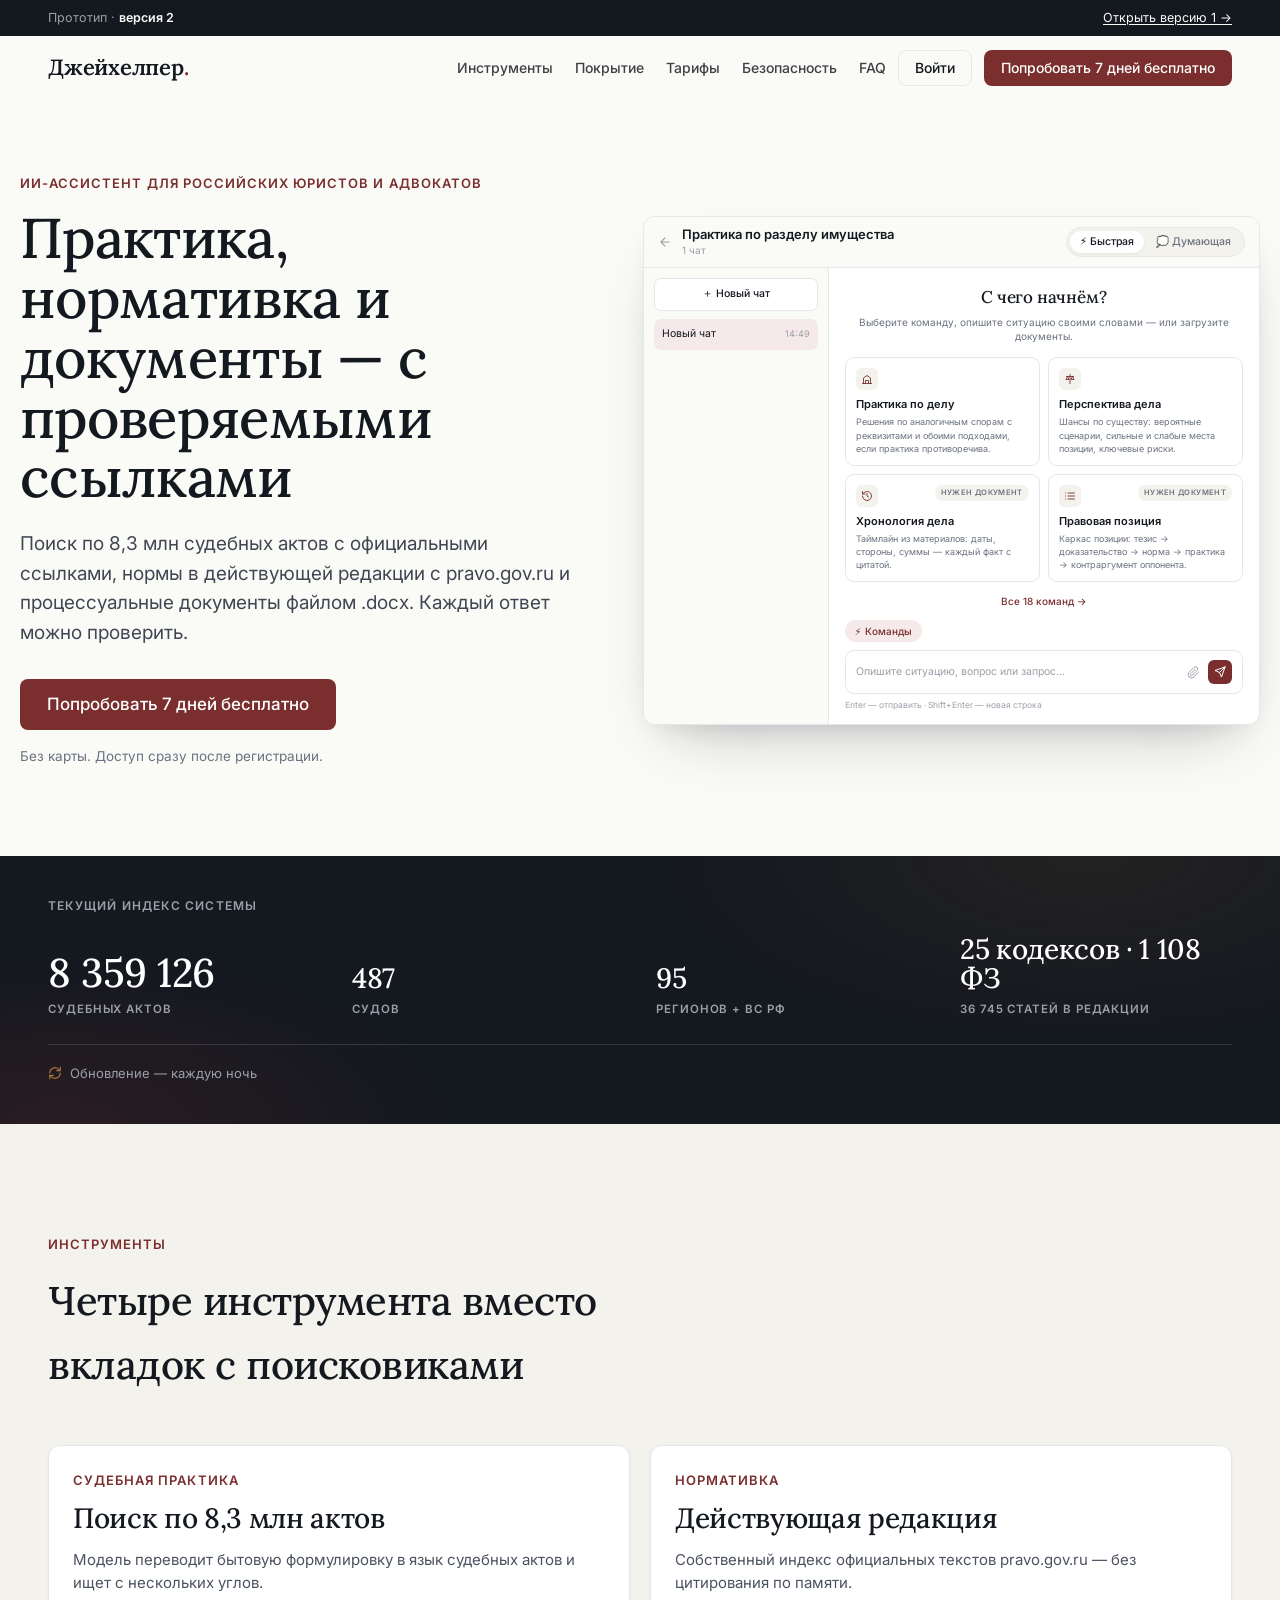
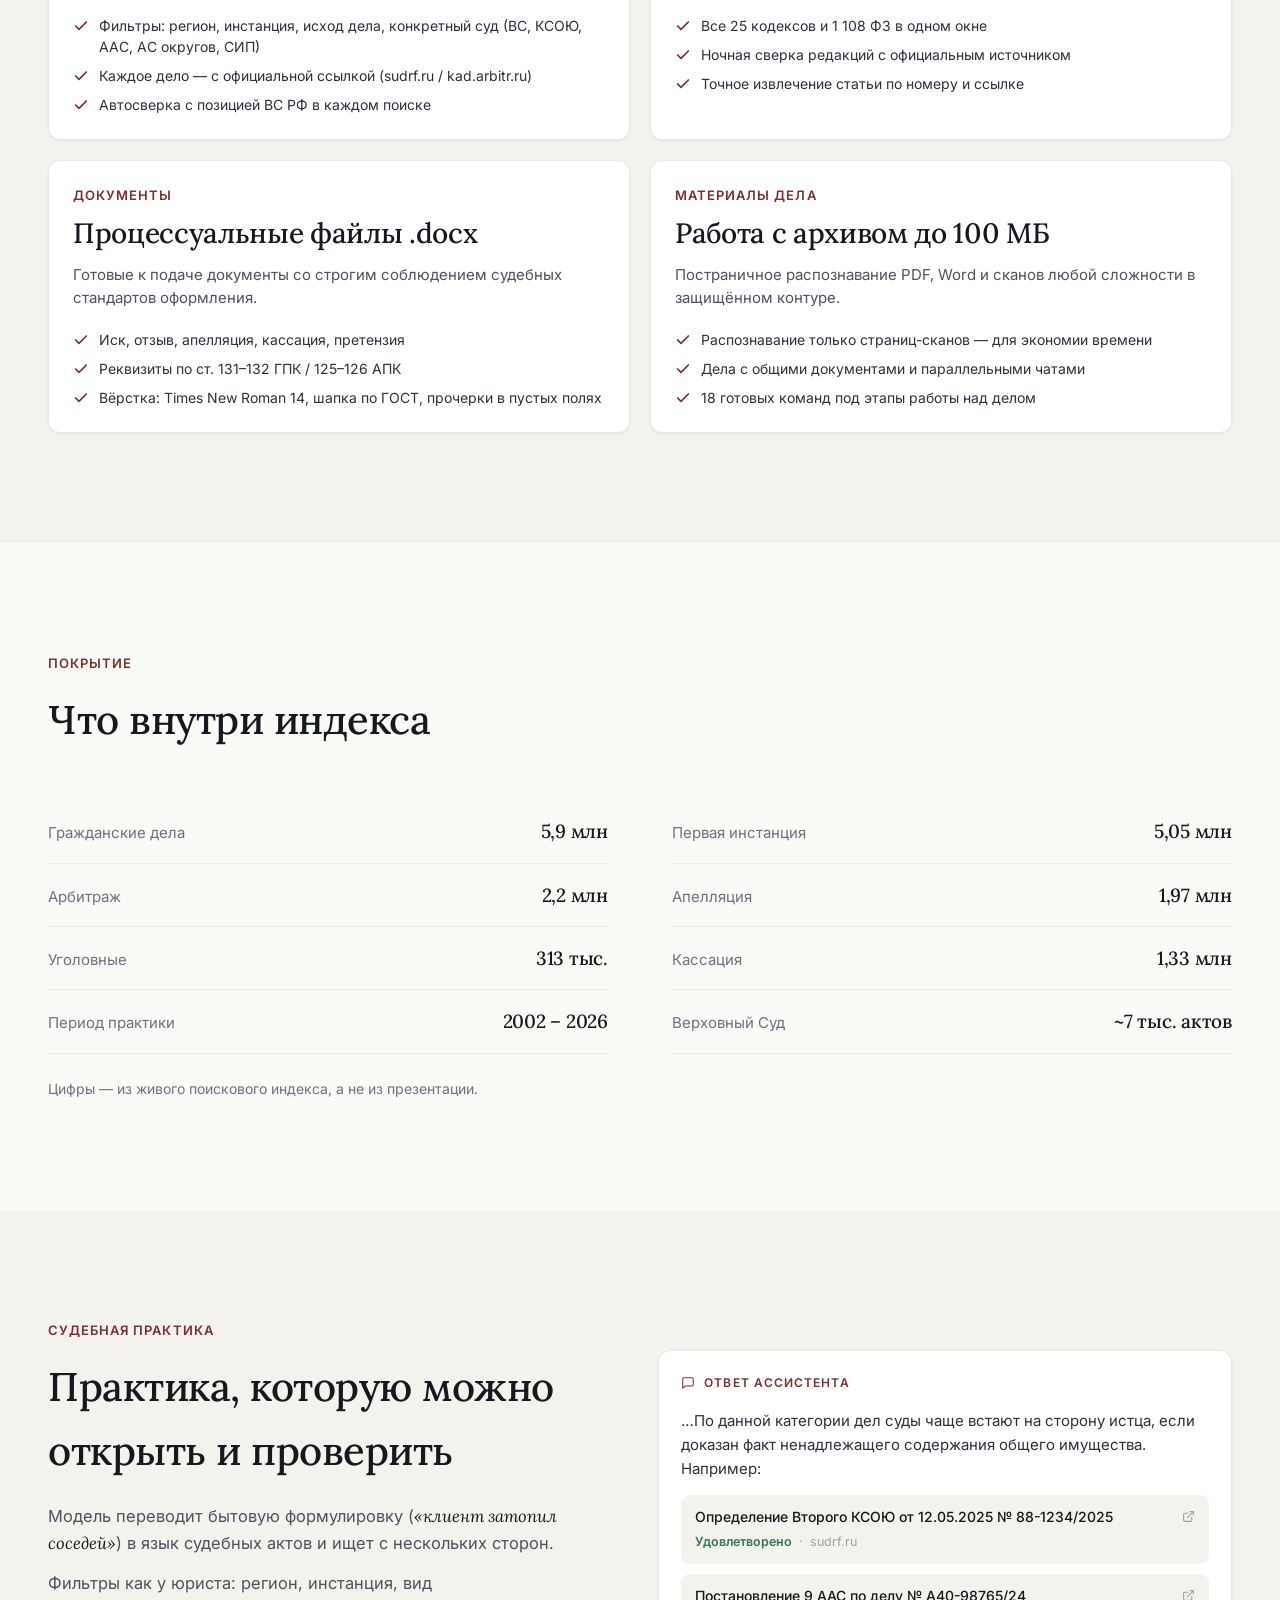
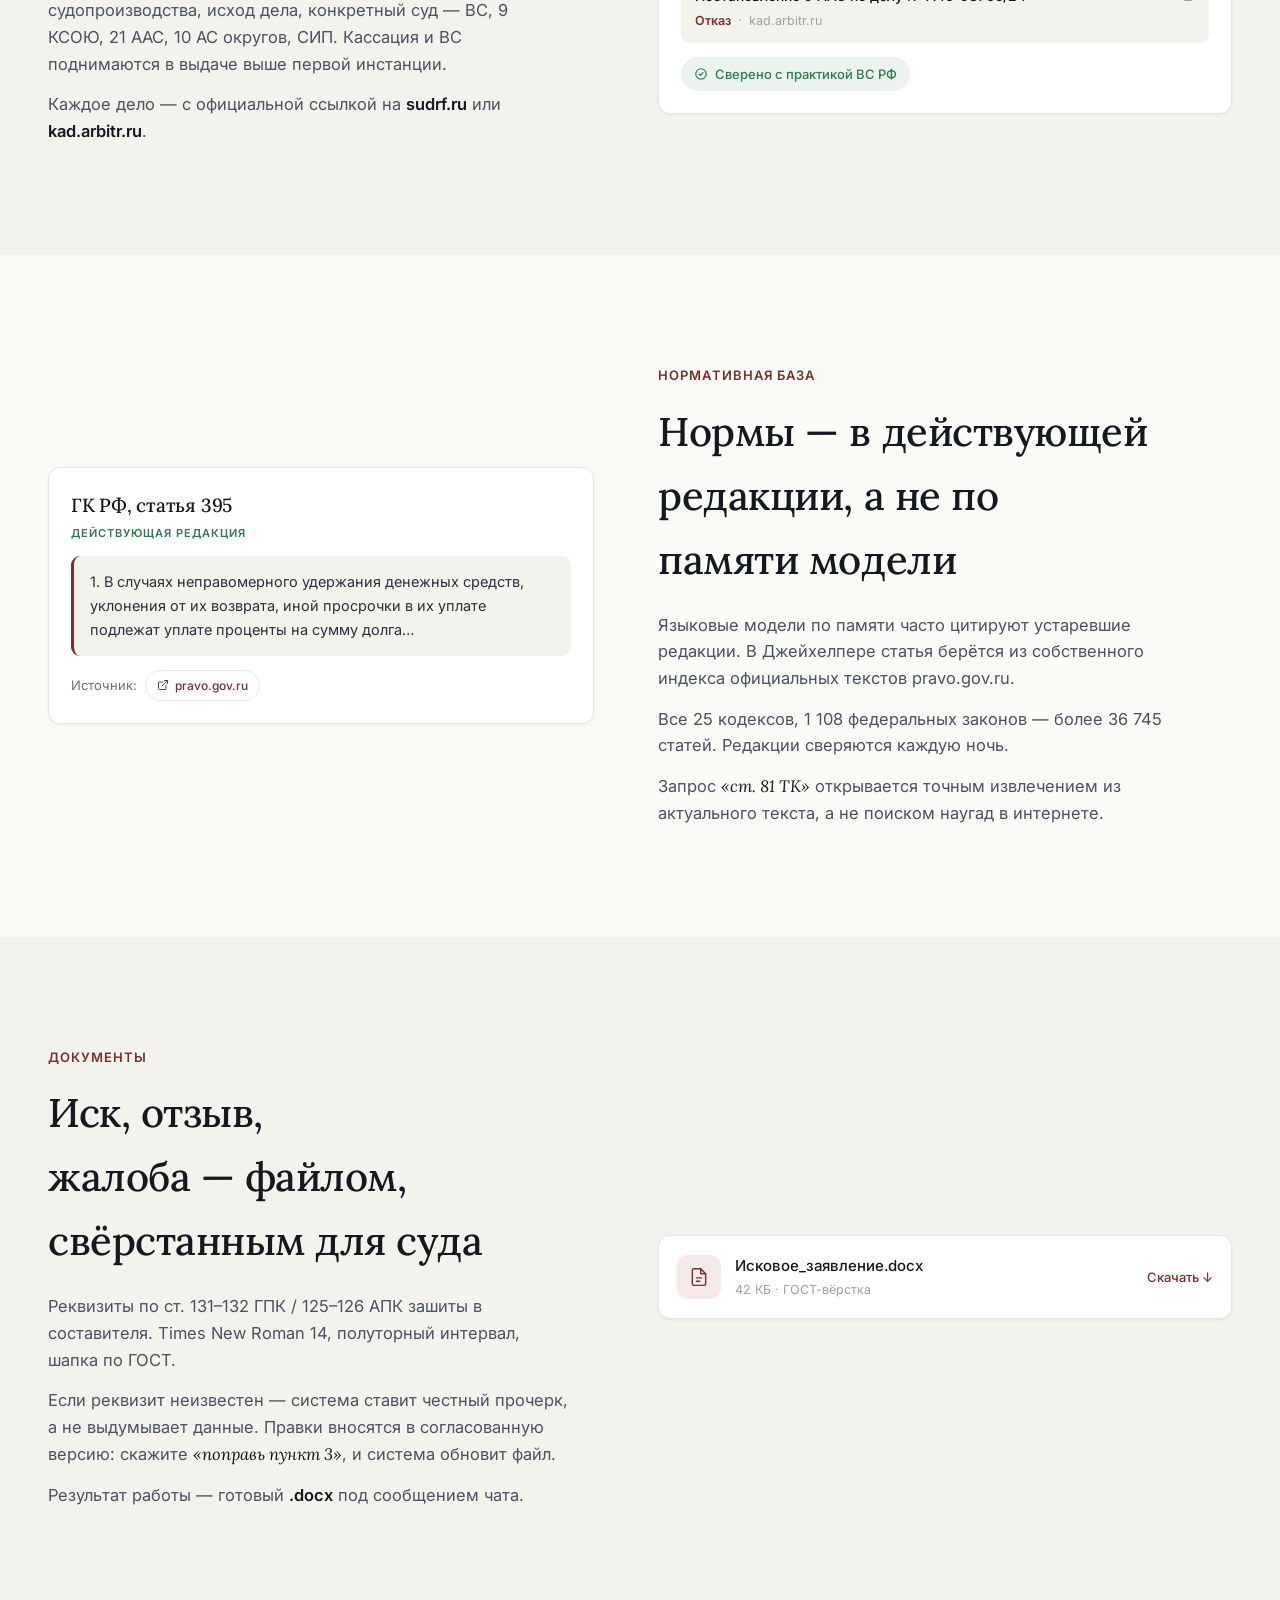
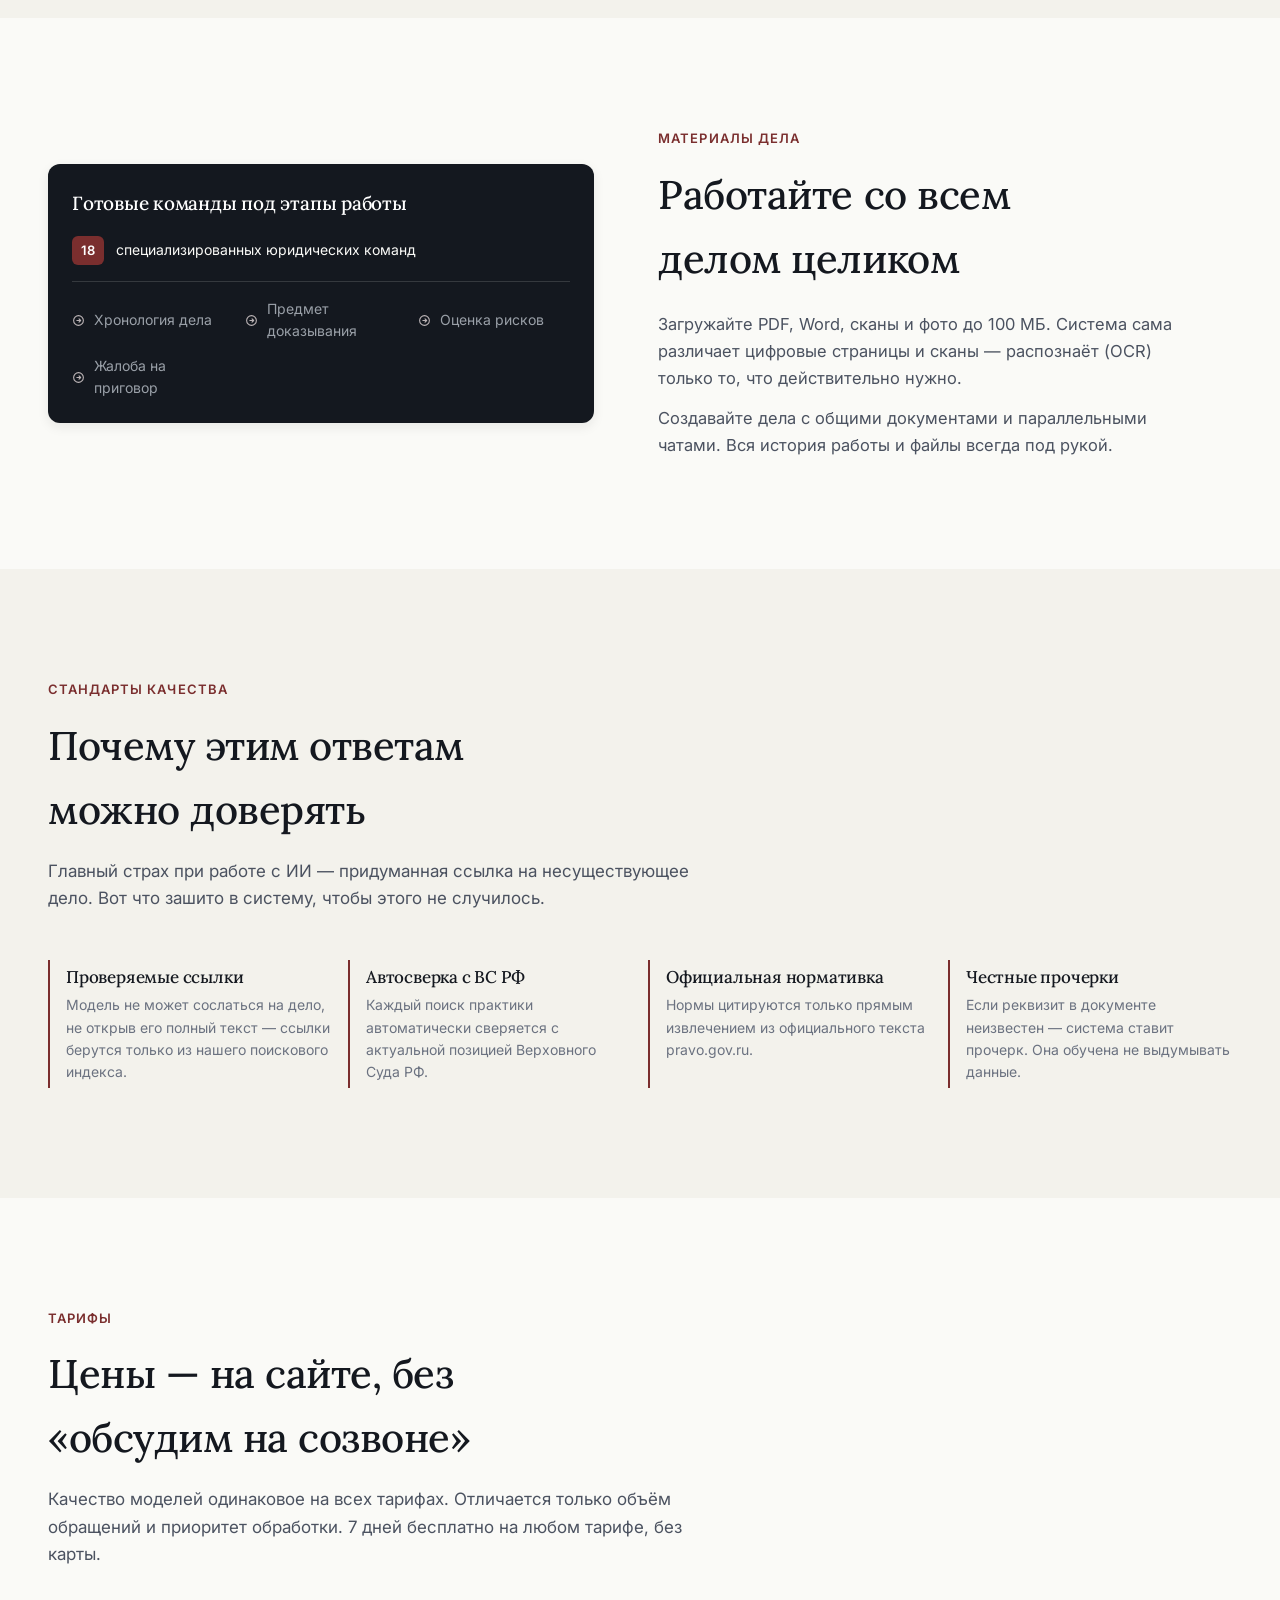
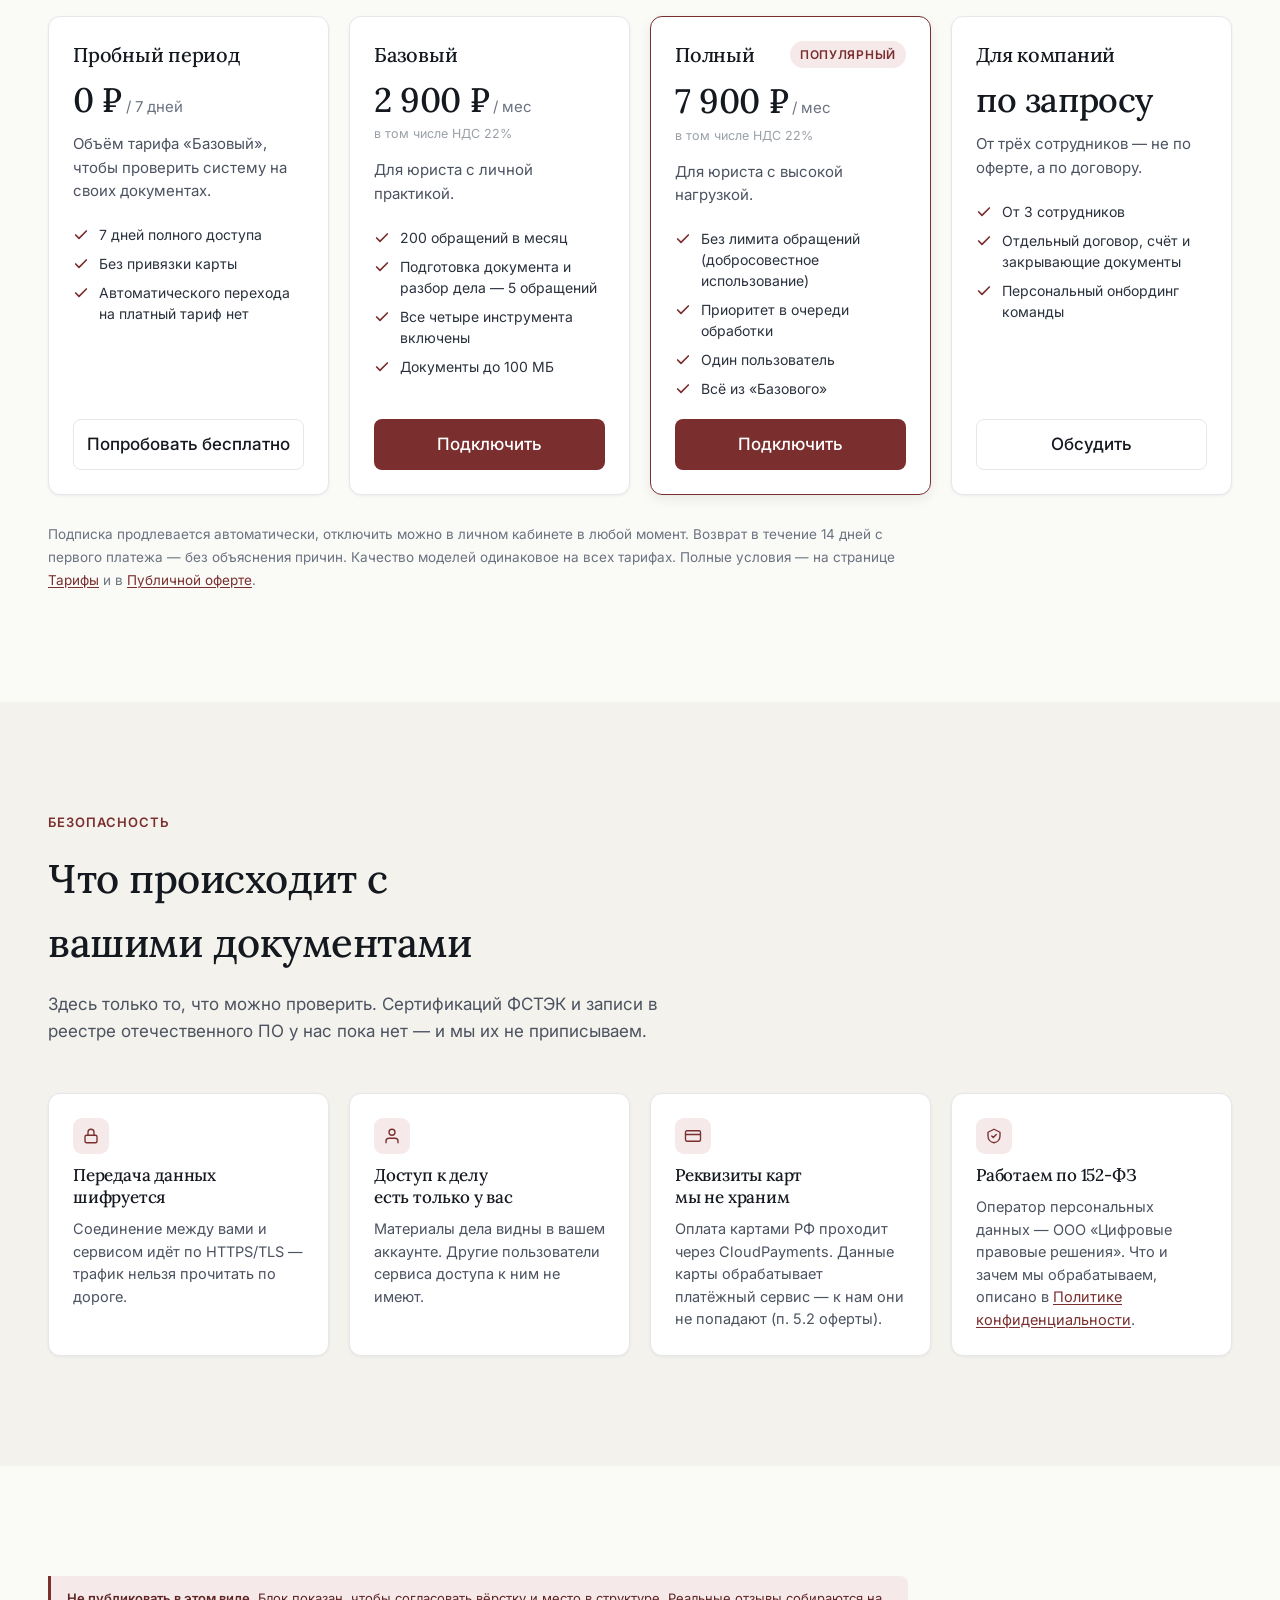
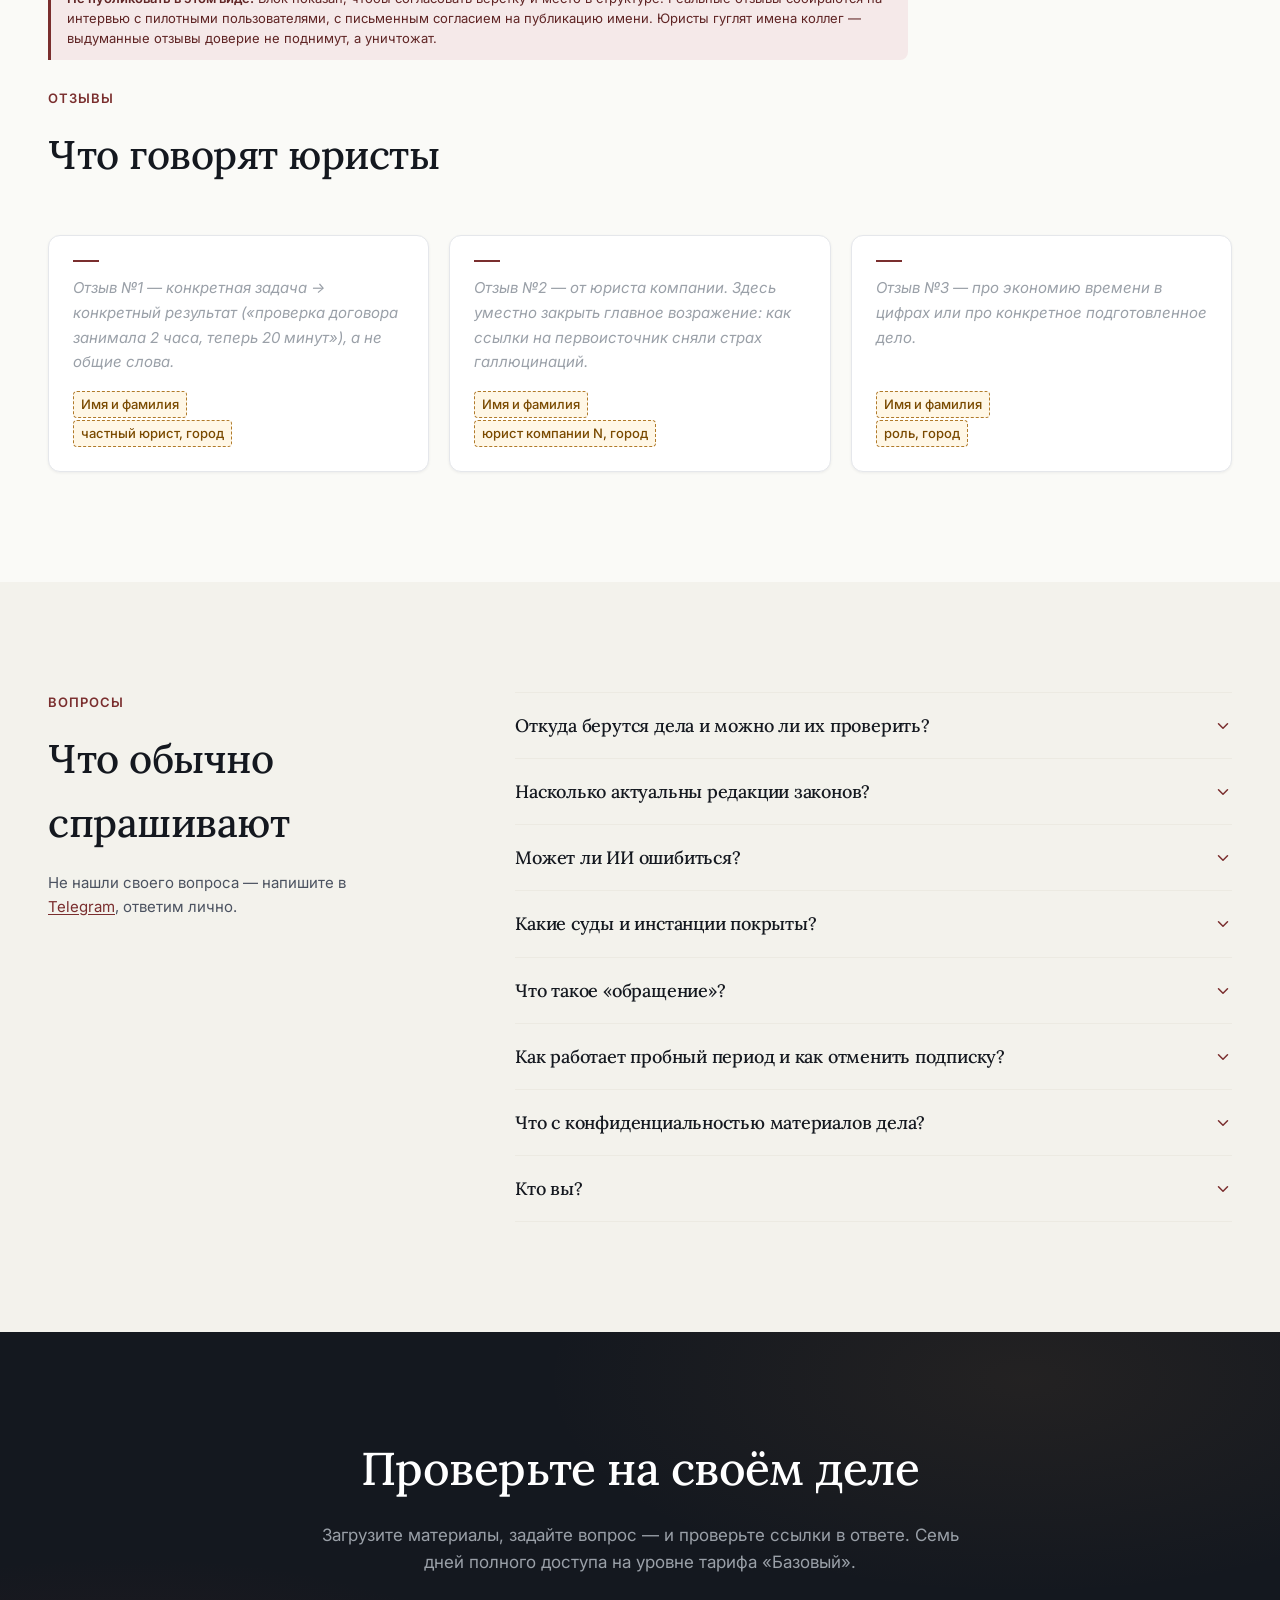
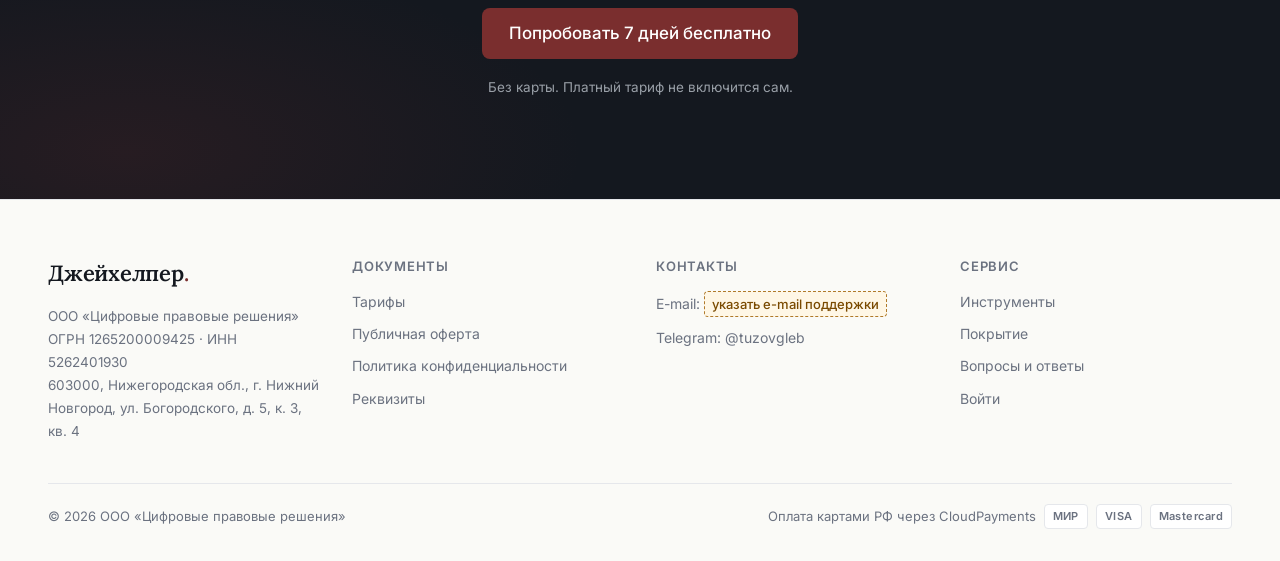
<file: v2/index.html>
<!doctype html>
<html lang="ru">
<head>
<meta charset="utf-8">
<meta name="viewport" content="width=device-width, initial-scale=1, maximum-scale=5, viewport-fit=cover">

<title>Джейхелпер — практика, нормативка и документы с проверяемыми ссылками</title>
<meta name="description" content="Специализированная ИИ-система для российских юристов и адвокатов: поиск по 8,3 млн судебных актов с официальными ссылками, нормы в действующей редакции с pravo.gov.ru, процессуальные документы файлом .docx. Каждый ответ можно проверить.">
<!-- noindex — только для прототипа на github.io: документы ещё с заглушками.
     На jhelper.ru вернуть: <meta name="robots" content="index, follow"> -->
<meta name="robots" content="noindex, nofollow">
<meta name="author" content="ООО «Цифровые правовые решения»">

<meta property="og:type" content="website">
<meta property="og:locale" content="ru_RU">
<meta property="og:site_name" content="Джейхелпер">
<meta property="og:title" content="Джейхелпер — ИИ для юридической практики">
<meta property="og:description" content="Поиск по 8,3 млн судебных актов с официальными ссылками, нормы в действующей редакции, документы .docx. Каждый ответ можно проверить.">

<link rel="icon" href="data:image/svg+xml;utf8,<svg xmlns='http://www.w3.org/2000/svg' viewBox='0 0 32 32'><rect width='32' height='32' rx='6' fill='%237A2E2E'/><text x='16' y='23' text-anchor='middle' font-family='Georgia,serif' font-size='19' font-weight='600' fill='%23FAFAF7'>Д</text></svg>">

<link rel="preconnect" href="https://fonts.googleapis.com">
<link rel="preconnect" href="https://fonts.gstatic.com" crossorigin>
<link rel="stylesheet" href="https://fonts.googleapis.com/css2?family=Inter:wght@400;500;600;700&family=Lora:ital,wght@0,400;0,500;0,600;1,400;1,500&display=swap">

<link rel="stylesheet" href="../assets/tokens.css">
<link rel="stylesheet" href="../assets/landing.css">
<link rel="stylesheet" href="v2.css">
</head>
<body>

<!-- Переключатель версий — только для согласования, в прод не идёт -->
<div style="background:var(--bg-dark);color:var(--on-dark-muted);font-size:12.5px;padding:8px 0">
  <div class="container-x" style="display:flex;gap:16px;align-items:center;justify-content:space-between;flex-wrap:wrap">
    <span>Прототип · <strong style="color:var(--text-on-dark);font-weight:600">версия 2</strong></span>
    <a href="../v1/" style="color:var(--text-on-dark);text-decoration:underline;text-underline-offset:2px">Открыть версию 1 →</a>
  </div>
</div>

<!-- ================= ШАПКА ================= -->
<header class="app-header" id="header">
  <div class="container-x app-header-inner">
    <a href="#top" class="logo">Джейхелпер<span class="dot">.</span></a>
    <nav class="nav">
      <div class="nav-links">
        <a href="#tools">Инструменты</a>
        <a href="#coverage">Покрытие</a>
        <a href="#tarify">Тарифы</a>
        <a href="#security">Безопасность</a>
        <a href="#faq">FAQ</a>
      </div>
      <a href="#signin" class="btn btn-secondary btn-sm">Войти</a>
      <a href="#trial" class="btn btn-primary btn-sm">Попробовать 7 дней бесплатно</a>
      <button class="menu-toggle" id="menuToggle" aria-label="Меню" aria-expanded="false">
        <svg width="20" height="20" viewBox="0 0 24 24" fill="none" stroke="currentColor" stroke-width="1.8" stroke-linecap="round"><path d="M4 7h16M4 12h16M4 17h16"/></svg>
      </button>
    </nav>
  </div>
</header>

<div class="mobile-menu" id="mobileMenu">
  <a href="#tools">Инструменты</a>
  <a href="#coverage">Покрытие</a>
  <a href="#tarify">Тарифы</a>
  <a href="#security">Безопасность</a>
  <a href="#faq">FAQ</a>
  <a href="#signin">Войти</a>
  <a href="#trial" class="btn btn-primary">Попробовать 7 дней бесплатно</a>
</div>

<!-- ================= 1. HERO ================= -->
<section class="hero container-x" id="top">
  <div class="hero-grid">

    <div class="hero-copy">
      <div class="sec-eyebrow">ИИ-ассистент для российских юристов и адвокатов</div>
      <h1>Практика, нормативка и документы — с проверяемыми ссылками</h1>
      <p class="hero-sub">Поиск по 8,3 млн судебных актов с официальными ссылками, нормы в действующей редакции с pravo.gov.ru и процессуальные документы файлом .docx. Каждый ответ можно проверить.</p>

      <div class="cta-row">
        <a href="#trial" class="btn btn-primary">Попробовать 7 дней бесплатно</a>
      </div>
      <p class="fineprint" style="margin-top:16px">Без карты. Доступ сразу после регистрации.</p>
    </div>

    <div class="card-x ws" aria-label="Рабочий экран Джейхелпера: выбор команды в деле">
      <div class="ws-top">
        <svg class="ws-back" width="14" height="14" viewBox="0 0 24 24" fill="none" stroke="currentColor" stroke-width="2" stroke-linecap="round" stroke-linejoin="round"><path d="M19 12H5M12 19l-7-7 7-7"/></svg>
        <div>
          <div class="ws-title">Практика по разделу имущества</div>
          <div class="ws-sub">1 чат</div>
        </div>
        <div class="ws-toggle">
          <span class="on">⚡ Быстрая</span>
          <span>💭 Думающая</span>
        </div>
      </div>
      <div class="ws-body">
        <aside class="ws-side">
          <div class="ws-newchat">＋ Новый чат</div>
          <div class="ws-chat"><span>Новый чат</span><span class="when">14:49</span></div>
        </aside>
        <main class="ws-main">
          <div class="ws-h">С чего начнём?</div>
          <div class="ws-lede">Выберите команду, опишите ситуацию своими словами — или загрузите документы.</div>
          <div class="ws-cards">
            <div class="ws-card">
              <div class="ws-card-top"><span class="ws-ico"><svg width="12" height="12" viewBox="0 0 24 24" fill="none" stroke="currentColor" stroke-width="1.8" stroke-linecap="round" stroke-linejoin="round"><path d="M3 21h18M5 21V10l7-5 7 5v11M9 21v-6h6v6"/></svg></span></div>
              <h4>Практика по делу</h4>
              <p>Решения по аналогичным спорам с реквизитами и обоими подходами, если практика противоречива.</p>
            </div>
            <div class="ws-card">
              <div class="ws-card-top"><span class="ws-ico"><svg width="12" height="12" viewBox="0 0 24 24" fill="none" stroke="currentColor" stroke-width="1.8" stroke-linecap="round" stroke-linejoin="round"><path d="M12 3v18M5 7h14M7 7l-3 6h6L7 7zM17 7l-3 6h6l-3-6z"/></svg></span></div>
              <h4>Перспектива дела</h4>
              <p>Шансы по существу: вероятные сценарии, сильные и слабые места позиции, ключевые риски.</p>
            </div>
            <div class="ws-card">
              <div class="ws-card-top"><span class="ws-ico"><svg width="12" height="12" viewBox="0 0 24 24" fill="none" stroke="currentColor" stroke-width="1.8" stroke-linecap="round" stroke-linejoin="round"><path d="M3 12a9 9 0 1 0 3-6.7L3 8"/><path d="M3 3v5h5M12 7v5l3 2"/></svg></span><span class="ws-tag">Нужен документ</span></div>
              <h4>Хронология дела</h4>
              <p>Таймлайн из материалов: даты, стороны, суммы — каждый факт с цитатой.</p>
            </div>
            <div class="ws-card">
              <div class="ws-card-top"><span class="ws-ico"><svg width="12" height="12" viewBox="0 0 24 24" fill="none" stroke="currentColor" stroke-width="1.8" stroke-linecap="round" stroke-linejoin="round"><path d="M8 6h13M8 12h13M8 18h13M3 6h.01M3 12h.01M3 18h.01"/></svg></span><span class="ws-tag">Нужен документ</span></div>
              <h4>Правовая позиция</h4>
              <p>Каркас позиции: тезис → доказательство → норма → практика → контраргумент оппонента.</p>
            </div>
          </div>
          <div class="ws-all">Все 18 команд →</div>
          <div class="ws-compose">
            <span class="ws-chip">⚡ Команды</span>
            <div class="ws-input">
              <span class="ph">Опишите ситуацию, вопрос или запрос…</span>
              <svg width="13" height="13" viewBox="0 0 24 24" fill="none" stroke="currentColor" stroke-width="1.8" stroke-linecap="round" stroke-linejoin="round" style="color:var(--text-muted)"><path d="M21.44 11.05l-9.19 9.19a6 6 0 0 1-8.49-8.49l9.19-9.19a4 4 0 0 1 5.66 5.66l-9.2 9.19a2 2 0 0 1-2.83-2.83l8.49-8.48"/></svg>
              <span class="ws-send"><svg width="12" height="12" viewBox="0 0 24 24" fill="none" stroke="currentColor" stroke-width="2" stroke-linecap="round" stroke-linejoin="round"><path d="M22 2L11 13M22 2l-7 20-4-9-9-4 20-7z"/></svg></span>
            </div>
            <div class="ws-hint">Enter — отправить · Shift+Enter — новая строка</div>
          </div>
        </main>
      </div>
    </div>

  </div>
</section>

<!-- ================= 2. ТЕКУЩИЙ ИНДЕКС ================= -->
<section class="index-band">
  <div class="glow" aria-hidden="true"></div>
  <div class="container-x">
    <div class="index-label">Текущий индекс системы</div>
    <div class="index-row">
      <div class="index-item"><span class="n">8 359 126</span><span class="c">судебных актов</span></div>
      <div class="index-item small"><span class="n">487</span><span class="c">судов</span></div>
      <div class="index-item small"><span class="n">95</span><span class="c">регионов + ВС РФ</span></div>
      <div class="index-item small"><span class="n">25 кодексов · 1 108 ФЗ</span><span class="c">36 745 статей в редакции</span></div>
    </div>
    <div class="index-foot">
      <svg width="14" height="14" viewBox="0 0 24 24" fill="none" stroke="currentColor" stroke-width="2" stroke-linecap="round" stroke-linejoin="round"><path d="M21 2v6h-6M3 12a9 9 0 0 1 15-6.7L21 8"/><path d="M3 22v-6h6M21 12a9 9 0 0 1-15 6.7L3 16"/></svg>
      Обновление — каждую ночь
    </div>
  </div>
</section>

<!-- ================= 3. ИНСТРУМЕНТЫ ================= -->
<section class="section section-soft" id="tools">
  <div class="container-x">
    <div class="sec-eyebrow">Инструменты</div>
    <h2 class="sec-title">Четыре инструмента вместо вкладок с поисковиками</h2>

    <div class="card-grid" style="grid-template-columns:repeat(auto-fit,minmax(min(400px,100%),1fr))">

      <article class="card-x stack-12">
        <div class="sec-eyebrow" style="margin-bottom:0">Судебная практика</div>
        <h3 style="font-size:clamp(22px,2.4vw,28px);line-height:1.2">Поиск по 8,3 млн актов</h3>
        <p class="card-text">Модель переводит бытовую формулировку в язык судебных актов и ищет с нескольких углов.</p>
        <ul class="check-list">
          <li><svg width="16" height="16" viewBox="0 0 24 24" fill="none" stroke="currentColor" stroke-width="2.5" stroke-linecap="round" stroke-linejoin="round"><polyline points="20 6 9 17 4 12"/></svg><span>Фильтры: регион, инстанция, исход дела, конкретный суд (ВС, КСОЮ, ААС, АС округов, СИП)</span></li>
          <li><svg width="16" height="16" viewBox="0 0 24 24" fill="none" stroke="currentColor" stroke-width="2.5" stroke-linecap="round" stroke-linejoin="round"><polyline points="20 6 9 17 4 12"/></svg><span>Каждое дело — с официальной ссылкой (sudrf.ru / kad.arbitr.ru)</span></li>
          <li><svg width="16" height="16" viewBox="0 0 24 24" fill="none" stroke="currentColor" stroke-width="2.5" stroke-linecap="round" stroke-linejoin="round"><polyline points="20 6 9 17 4 12"/></svg><span>Автосверка с позицией ВС РФ в каждом поиске</span></li>
        </ul>
      </article>

      <article class="card-x stack-12">
        <div class="sec-eyebrow" style="margin-bottom:0">Нормативка</div>
        <h3 style="font-size:clamp(22px,2.4vw,28px);line-height:1.2">Действующая редакция</h3>
        <p class="card-text">Собственный индекс официальных текстов pravo.gov.ru — без цитирования по памяти.</p>
        <ul class="check-list">
          <li><svg width="16" height="16" viewBox="0 0 24 24" fill="none" stroke="currentColor" stroke-width="2.5" stroke-linecap="round" stroke-linejoin="round"><polyline points="20 6 9 17 4 12"/></svg><span>Все 25 кодексов и 1 108 ФЗ в одном окне</span></li>
          <li><svg width="16" height="16" viewBox="0 0 24 24" fill="none" stroke="currentColor" stroke-width="2.5" stroke-linecap="round" stroke-linejoin="round"><polyline points="20 6 9 17 4 12"/></svg><span>Ночная сверка редакций с официальным источником</span></li>
          <li><svg width="16" height="16" viewBox="0 0 24 24" fill="none" stroke="currentColor" stroke-width="2.5" stroke-linecap="round" stroke-linejoin="round"><polyline points="20 6 9 17 4 12"/></svg><span>Точное извлечение статьи по номеру и ссылке</span></li>
        </ul>
      </article>

      <article class="card-x stack-12">
        <div class="sec-eyebrow" style="margin-bottom:0">Документы</div>
        <h3 style="font-size:clamp(22px,2.4vw,28px);line-height:1.2">Процессуальные файлы .docx</h3>
        <p class="card-text">Готовые к подаче документы со строгим соблюдением судебных стандартов оформления.</p>
        <ul class="check-list">
          <li><svg width="16" height="16" viewBox="0 0 24 24" fill="none" stroke="currentColor" stroke-width="2.5" stroke-linecap="round" stroke-linejoin="round"><polyline points="20 6 9 17 4 12"/></svg><span>Иск, отзыв, апелляция, кассация, претензия</span></li>
          <li><svg width="16" height="16" viewBox="0 0 24 24" fill="none" stroke="currentColor" stroke-width="2.5" stroke-linecap="round" stroke-linejoin="round"><polyline points="20 6 9 17 4 12"/></svg><span>Реквизиты по ст. 131–132 ГПК / 125–126 АПК</span></li>
          <li><svg width="16" height="16" viewBox="0 0 24 24" fill="none" stroke="currentColor" stroke-width="2.5" stroke-linecap="round" stroke-linejoin="round"><polyline points="20 6 9 17 4 12"/></svg><span>Вёрстка: Times New Roman 14, шапка по ГОСТ, прочерки в пустых полях</span></li>
        </ul>
      </article>

      <article class="card-x stack-12">
        <div class="sec-eyebrow" style="margin-bottom:0">Материалы дела</div>
        <h3 style="font-size:clamp(22px,2.4vw,28px);line-height:1.2">Работа с архивом до 100 МБ</h3>
        <p class="card-text">Постраничное распознавание PDF, Word и сканов любой сложности в защищённом контуре.</p>
        <ul class="check-list">
          <li><svg width="16" height="16" viewBox="0 0 24 24" fill="none" stroke="currentColor" stroke-width="2.5" stroke-linecap="round" stroke-linejoin="round"><polyline points="20 6 9 17 4 12"/></svg><span>Распознавание только страниц-сканов — для экономии времени</span></li>
          <li><svg width="16" height="16" viewBox="0 0 24 24" fill="none" stroke="currentColor" stroke-width="2.5" stroke-linecap="round" stroke-linejoin="round"><polyline points="20 6 9 17 4 12"/></svg><span>Дела с общими документами и параллельными чатами</span></li>
          <li><svg width="16" height="16" viewBox="0 0 24 24" fill="none" stroke="currentColor" stroke-width="2.5" stroke-linecap="round" stroke-linejoin="round"><polyline points="20 6 9 17 4 12"/></svg><span>18 готовых команд под этапы работы над делом</span></li>
        </ul>
      </article>

    </div>
  </div>
</section>

<!-- ================= 4. ПОКРЫТИЕ ================= -->
<section class="section" id="coverage">
  <div class="container-x">
    <div class="sec-eyebrow">Покрытие</div>
    <h2 class="sec-title">Что внутри индекса</h2>

    <div class="coverage">
      <div>
        <div class="cov-row"><span class="k">Гражданские дела</span><span class="v">5,9 млн</span></div>
        <div class="cov-row"><span class="k">Арбитраж</span><span class="v">2,2 млн</span></div>
        <div class="cov-row"><span class="k">Уголовные</span><span class="v">313 тыс.</span></div>
        <div class="cov-row"><span class="k">Период практики</span><span class="v">2002 – 2026</span></div>
      </div>
      <div>
        <div class="cov-row"><span class="k">Первая инстанция</span><span class="v">5,05 млн</span></div>
        <div class="cov-row"><span class="k">Апелляция</span><span class="v">1,97 млн</span></div>
        <div class="cov-row"><span class="k">Кассация</span><span class="v">1,33 млн</span></div>
        <div class="cov-row"><span class="k">Верховный Суд</span><span class="v">~7 тыс. актов</span></div>
      </div>
    </div>

    <p class="cov-note">Цифры — из живого поискового индекса, а не из презентации.</p>
  </div>
</section>

<!-- ================= 5. СУДЕБНАЯ ПРАКТИКА ================= -->
<section class="section section-soft">
  <div class="container-x">
    <div class="split">
      <div class="split-copy">
        <div class="sec-eyebrow">Судебная практика</div>
        <h2>Практика, которую можно открыть и проверить</h2>
        <p>Модель переводит бытовую формулировку (<em>«клиент затопил соседей»</em>) в язык судебных актов и ищет с нескольких сторон.</p>
        <p>Фильтры как у юриста: регион, инстанция, вид судопроизводства, исход дела, конкретный суд — ВС, 9 КСОЮ, 21 ААС, 10 АС округов, СИП. Кассация и ВС поднимаются в выдаче выше первой инстанции.</p>
        <p>Каждое дело — с официальной ссылкой на <strong>sudrf.ru</strong> или <strong>kad.arbitr.ru</strong>.</p>
      </div>

      <div class="split-visual">
        <div class="card-x answer-card">
          <div class="answer-head">
            <svg width="14" height="14" viewBox="0 0 24 24" fill="none" stroke="currentColor" stroke-width="1.8" stroke-linecap="round" stroke-linejoin="round"><path d="M21 15a2 2 0 0 1-2 2H7l-4 4V5a2 2 0 0 1 2-2h14a2 2 0 0 1 2 2z"/></svg>
            Ответ ассистента
          </div>
          <p class="answer-text">…По данной категории дел суды чаще встают на сторону истца, если доказан факт ненадлежащего содержания общего имущества. Например:</p>

          <span class="case-row">
            <span class="case-top">
              <span class="case-name">Определение Второго КСОЮ от 12.05.2025 № 88-1234/2025</span>
              <svg width="13" height="13" viewBox="0 0 24 24" fill="none" stroke="currentColor" stroke-width="2" stroke-linecap="round" stroke-linejoin="round"><path d="M18 13v6a2 2 0 0 1-2 2H5a2 2 0 0 1-2-2V8a2 2 0 0 1 2-2h6"/><path d="M15 3h6v6M10 14 21 3"/></svg>
            </span>
            <span class="case-meta"><span class="verdict win">Удовлетворено</span>·<span>sudrf.ru</span></span>
          </span>

          <span class="case-row">
            <span class="case-top">
              <span class="case-name">Постановление 9 ААС по делу № А40-98765/24</span>
              <svg width="13" height="13" viewBox="0 0 24 24" fill="none" stroke="currentColor" stroke-width="2" stroke-linecap="round" stroke-linejoin="round"><path d="M18 13v6a2 2 0 0 1-2 2H5a2 2 0 0 1-2-2V8a2 2 0 0 1 2-2h6"/><path d="M15 3h6v6M10 14 21 3"/></svg>
            </span>
            <span class="case-meta"><span class="verdict lose">Отказ</span>·<span>kad.arbitr.ru</span></span>
          </span>

          <span class="checked-pill">
            <svg width="14" height="14" viewBox="0 0 24 24" fill="none" stroke="currentColor" stroke-width="2" stroke-linecap="round" stroke-linejoin="round"><circle cx="12" cy="12" r="9"/><polyline points="8.5 12 11 14.5 15.5 9.5"/></svg>
            Сверено с практикой ВС РФ
          </span>
        </div>
      </div>
    </div>
  </div>
</section>

<!-- ================= 6. НОРМАТИВКА ================= -->
<section class="section">
  <div class="container-x">
    <div class="split reverse">
      <div class="split-copy">
        <div class="sec-eyebrow">Нормативная база</div>
        <h2>Нормы — в действующей редакции, а не по памяти модели</h2>
        <p>Языковые модели по памяти часто цитируют устаревшие редакции. В Джейхелпере статья берётся из собственного индекса официальных текстов pravo.gov.ru.</p>
        <p>Все 25 кодексов, 1 108 федеральных законов — более 36 745 статей. Редакции сверяются каждую ночь.</p>
        <p>Запрос <em>«ст. 81 ТК»</em> открывается точным извлечением из актуального текста, а не поиском наугад в интернете.</p>
      </div>

      <div class="split-visual">
        <div class="card-x law-card">
          <div class="law-title">ГК РФ, статья 395</div>
          <div class="law-badge">Действующая редакция</div>
          <p class="law-text">1. В случаях неправомерного удержания денежных средств, уклонения от их возврата, иной просрочки в их уплате подлежат уплате проценты на сумму долга…</p>
          <div class="law-src">
            Источник:
            <a class="src-chip" href="http://publication.pravo.gov.ru/" target="_blank" rel="noopener">
              <svg width="12" height="12" viewBox="0 0 24 24" fill="none" stroke="currentColor" stroke-width="2" stroke-linecap="round" stroke-linejoin="round"><path d="M18 13v6a2 2 0 0 1-2 2H5a2 2 0 0 1-2-2V8a2 2 0 0 1 2-2h6"/><path d="M15 3h6v6M10 14 21 3"/></svg>
              pravo.gov.ru
            </a>
          </div>
        </div>
      </div>
    </div>
  </div>
</section>

<!-- ================= 7. ДОКУМЕНТЫ ================= -->
<section class="section section-soft">
  <div class="container-x">
    <div class="split">
      <div class="split-copy">
        <div class="sec-eyebrow">Документы</div>
        <h2>Иск, отзыв, жалоба — файлом, свёрстанным для суда</h2>
        <p>Реквизиты по ст. 131–132 ГПК / 125–126 АПК зашиты в составителя. Times New Roman 14, полуторный интервал, шапка по ГОСТ.</p>
        <p>Если реквизит неизвестен — система ставит честный прочерк, а не выдумывает данные. Правки вносятся в согласованную версию: скажите <em>«поправь пункт 3»</em>, и система обновит файл.</p>
        <p>Результат работы — готовый <strong>.docx</strong> под сообщением чата.</p>
      </div>

      <div class="split-visual">
        <div class="card-x file-card">
          <span class="file-ico">
            <svg width="20" height="20" viewBox="0 0 24 24" fill="none" stroke="currentColor" stroke-width="1.7" stroke-linecap="round" stroke-linejoin="round"><path d="M14 2H6a2 2 0 0 0-2 2v16a2 2 0 0 0 2 2h12a2 2 0 0 0 2-2V8z"/><path d="M14 2v6h6"/><path d="M9 13h6M9 17h4"/></svg>
          </span>
          <div>
            <div class="file-name">Исковое_заявление.docx</div>
            <div class="file-meta">42 КБ · ГОСТ-вёрстка</div>
          </div>
          <span class="file-dl">Скачать ↓</span>
        </div>
      </div>
    </div>
  </div>
</section>

<!-- ================= 8. МАТЕРИАЛЫ ДЕЛА ================= -->
<section class="section">
  <div class="container-x">
    <div class="split reverse">
      <div class="split-copy">
        <div class="sec-eyebrow">Материалы дела</div>
        <h2>Работайте со всем делом целиком</h2>
        <p>Загружайте PDF, Word, сканы и фото до 100 МБ. Система сама различает цифровые страницы и сканы — распознаёт (OCR) только то, что действительно нужно.</p>
        <p>Создавайте дела с общими документами и параллельными чатами. Вся история работы и файлы всегда под рукой.</p>
      </div>

      <div class="split-visual">
        <div class="cmd-card">
          <h3>Готовые команды под этапы работы</h3>
          <div class="cmd-count">
            <span class="n">18</span>
            <span class="t">специализированных юридических команд</span>
          </div>
          <ul class="cmd-list">
            <li><svg width="13" height="13" viewBox="0 0 24 24" fill="none" stroke="currentColor" stroke-width="2" stroke-linecap="round" stroke-linejoin="round"><circle cx="12" cy="12" r="9"/><path d="M9 12h6M13 9l3 3-3 3"/></svg>Хронология дела</li>
            <li><svg width="13" height="13" viewBox="0 0 24 24" fill="none" stroke="currentColor" stroke-width="2" stroke-linecap="round" stroke-linejoin="round"><circle cx="12" cy="12" r="9"/><path d="M9 12h6M13 9l3 3-3 3"/></svg>Предмет доказывания</li>
            <li><svg width="13" height="13" viewBox="0 0 24 24" fill="none" stroke="currentColor" stroke-width="2" stroke-linecap="round" stroke-linejoin="round"><circle cx="12" cy="12" r="9"/><path d="M9 12h6M13 9l3 3-3 3"/></svg>Оценка рисков</li>
            <li><svg width="13" height="13" viewBox="0 0 24 24" fill="none" stroke="currentColor" stroke-width="2" stroke-linecap="round" stroke-linejoin="round"><circle cx="12" cy="12" r="9"/><path d="M9 12h6M13 9l3 3-3 3"/></svg>Жалоба на приговор</li>
          </ul>
        </div>
      </div>
    </div>
  </div>
</section>

<!-- ================= 9. СТАНДАРТЫ КАЧЕСТВА ================= -->
<section class="section section-soft">
  <div class="container-x">
    <div class="sec-eyebrow">Стандарты качества</div>
    <h2 class="sec-title with-lede">Почему этим ответам можно доверять</h2>
    <p class="sec-lede">Главный страх при работе с ИИ — придуманная ссылка на несуществующее дело. Вот что зашито в систему, чтобы этого не случилось.</p>

    <div class="rules" style="margin-top:0">
      <div class="rule">
        <span class="k">Проверяемые ссылки</span>
        <span class="v">Модель не может сослаться на дело, не открыв его полный текст — ссылки берутся только из нашего поискового индекса.</span>
      </div>
      <div class="rule">
        <span class="k">Автосверка с ВС РФ</span>
        <span class="v">Каждый поиск практики автоматически сверяется с актуальной позицией Верховного Суда РФ.</span>
      </div>
      <div class="rule">
        <span class="k">Официальная нормативка</span>
        <span class="v">Нормы цитируются только прямым извлечением из официального текста pravo.gov.ru.</span>
      </div>
      <div class="rule">
        <span class="k">Честные прочерки</span>
        <span class="v">Если реквизит в документе неизвестен — система ставит прочерк. Она обучена не выдумывать данные.</span>
      </div>
    </div>
  </div>
</section>

<!-- ================= 10. ТАРИФЫ ================= -->
<section class="section" id="tarify">
  <div class="container-x">
    <div class="sec-eyebrow">Тарифы</div>
    <h2 class="sec-title with-lede">Цены — на сайте, без «обсудим на созвоне»</h2>
    <p class="sec-lede">Качество моделей одинаковое на всех тарифах. Отличается только объём обращений и приоритет обработки. 7 дней бесплатно на любом тарифе, без карты.</p>

    <div class="card-grid">

      <article class="card-x plan">
        <div class="plan-head"><h3 class="plan-name">Пробный период</h3></div>
        <div class="plan-price">0 ₽<span class="per"> / 7 дней</span></div>
        <p class="plan-desc">Объём тарифа «Базовый», чтобы проверить систему на своих документах.</p>
        <ul class="check-list">
          <li><svg width="16" height="16" viewBox="0 0 24 24" fill="none" stroke="currentColor" stroke-width="2.5" stroke-linecap="round" stroke-linejoin="round"><polyline points="20 6 9 17 4 12"/></svg><span>7 дней полного доступа</span></li>
          <li><svg width="16" height="16" viewBox="0 0 24 24" fill="none" stroke="currentColor" stroke-width="2.5" stroke-linecap="round" stroke-linejoin="round"><polyline points="20 6 9 17 4 12"/></svg><span>Без привязки карты</span></li>
          <li><svg width="16" height="16" viewBox="0 0 24 24" fill="none" stroke="currentColor" stroke-width="2.5" stroke-linecap="round" stroke-linejoin="round"><polyline points="20 6 9 17 4 12"/></svg><span>Автоматического перехода на платный тариф нет</span></li>
        </ul>
        <a href="#trial" class="btn btn-secondary btn-block">Попробовать бесплатно</a>
      </article>

      <article class="card-x plan">
        <div class="plan-head"><h3 class="plan-name">Базовый</h3></div>
        <div class="plan-price">2 900 ₽<span class="per"> / мес</span></div>
        <div class="plan-vat">в том числе НДС 22%</div>
        <p class="plan-desc">Для юриста с личной практикой.</p>
        <ul class="check-list">
          <li><svg width="16" height="16" viewBox="0 0 24 24" fill="none" stroke="currentColor" stroke-width="2.5" stroke-linecap="round" stroke-linejoin="round"><polyline points="20 6 9 17 4 12"/></svg><span>200 обращений в месяц</span></li>
          <li><svg width="16" height="16" viewBox="0 0 24 24" fill="none" stroke="currentColor" stroke-width="2.5" stroke-linecap="round" stroke-linejoin="round"><polyline points="20 6 9 17 4 12"/></svg><span>Подготовка документа и разбор дела — 5 обращений</span></li>
          <li><svg width="16" height="16" viewBox="0 0 24 24" fill="none" stroke="currentColor" stroke-width="2.5" stroke-linecap="round" stroke-linejoin="round"><polyline points="20 6 9 17 4 12"/></svg><span>Все четыре инструмента включены</span></li>
          <li><svg width="16" height="16" viewBox="0 0 24 24" fill="none" stroke="currentColor" stroke-width="2.5" stroke-linecap="round" stroke-linejoin="round"><polyline points="20 6 9 17 4 12"/></svg><span>Документы до 100 МБ</span></li>
        </ul>
        <a href="#pay" class="btn btn-primary btn-block">Подключить</a>
      </article>

      <article class="card-x plan plan-featured">
        <div class="plan-head">
          <h3 class="plan-name">Полный</h3>
          <span class="badge">Популярный</span>
        </div>
        <div class="plan-price">7 900 ₽<span class="per"> / мес</span></div>
        <div class="plan-vat">в том числе НДС 22%</div>
        <p class="plan-desc">Для юриста с высокой нагрузкой.</p>
        <ul class="check-list">
          <li><svg width="16" height="16" viewBox="0 0 24 24" fill="none" stroke="currentColor" stroke-width="2.5" stroke-linecap="round" stroke-linejoin="round"><polyline points="20 6 9 17 4 12"/></svg><span>Без лимита обращений (добросовестное использование)</span></li>
          <li><svg width="16" height="16" viewBox="0 0 24 24" fill="none" stroke="currentColor" stroke-width="2.5" stroke-linecap="round" stroke-linejoin="round"><polyline points="20 6 9 17 4 12"/></svg><span>Приоритет в очереди обработки</span></li>
          <li><svg width="16" height="16" viewBox="0 0 24 24" fill="none" stroke="currentColor" stroke-width="2.5" stroke-linecap="round" stroke-linejoin="round"><polyline points="20 6 9 17 4 12"/></svg><span>Один пользователь</span></li>
          <li><svg width="16" height="16" viewBox="0 0 24 24" fill="none" stroke="currentColor" stroke-width="2.5" stroke-linecap="round" stroke-linejoin="round"><polyline points="20 6 9 17 4 12"/></svg><span>Всё из «Базового»</span></li>
        </ul>
        <a href="#pay" class="btn btn-primary btn-block">Подключить</a>
      </article>

      <article class="card-x plan">
        <div class="plan-head"><h3 class="plan-name">Для компаний</h3></div>
        <div class="plan-price">по запросу</div>
        <p class="plan-desc">От трёх сотрудников — не по оферте, а по договору.</p>
        <ul class="check-list">
          <li><svg width="16" height="16" viewBox="0 0 24 24" fill="none" stroke="currentColor" stroke-width="2.5" stroke-linecap="round" stroke-linejoin="round"><polyline points="20 6 9 17 4 12"/></svg><span>От 3 сотрудников</span></li>
          <li><svg width="16" height="16" viewBox="0 0 24 24" fill="none" stroke="currentColor" stroke-width="2.5" stroke-linecap="round" stroke-linejoin="round"><polyline points="20 6 9 17 4 12"/></svg><span>Отдельный договор, счёт и закрывающие документы</span></li>
          <li><svg width="16" height="16" viewBox="0 0 24 24" fill="none" stroke="currentColor" stroke-width="2.5" stroke-linecap="round" stroke-linejoin="round"><polyline points="20 6 9 17 4 12"/></svg><span>Персональный онбординг команды</span></li>
        </ul>
        <a href="#contact" class="btn btn-secondary btn-block">Обсудить</a>
      </article>

    </div>

    <p class="pricing-fineprint">
      Подписка продлевается автоматически, отключить можно в личном кабинете в любой момент.
      Возврат в течение 14 дней с первого платежа — без объяснения причин.
      Качество моделей одинаковое на всех тарифах.
      Полные условия — на странице <a href="../tarify/">Тарифы</a> и в <a href="../oferta/">Публичной оферте</a>.
    </p>
  </div>
</section>

<!-- ================= 11. БЕЗОПАСНОСТЬ ================= -->
<section class="section section-soft" id="security">
  <div class="container-x">
    <div class="sec-eyebrow">Безопасность</div>
    <h2 class="sec-title with-lede">Что происходит с вашими документами</h2>
    <p class="sec-lede">Здесь только то, что можно проверить. Сертификаций ФСТЭК и записи в реестре отечественного ПО у нас пока нет — и мы их не приписываем.</p>

    <div class="card-grid">
      <article class="card-x sec-item">
        <span class="sec-icon"><svg width="18" height="18" viewBox="0 0 24 24" fill="none" stroke="currentColor" stroke-width="1.8" stroke-linecap="round" stroke-linejoin="round"><rect x="4" y="11" width="16" height="10" rx="2"/><path d="M8 11V7a4 4 0 0 1 8 0v4"/></svg></span>
        <h3>Передача данных шифруется</h3>
        <p>Соединение между вами и сервисом идёт по HTTPS/TLS — трафик нельзя прочитать по дороге.</p>
      </article>

      <article class="card-x sec-item">
        <span class="sec-icon"><svg width="18" height="18" viewBox="0 0 24 24" fill="none" stroke="currentColor" stroke-width="1.8" stroke-linecap="round" stroke-linejoin="round"><path d="M20 21v-2a4 4 0 0 0-4-4H8a4 4 0 0 0-4 4v2"/><circle cx="12" cy="7" r="4"/></svg></span>
        <h3>Доступ к делу есть только у вас</h3>
        <p>Материалы дела видны в вашем аккаунте. Другие пользователи сервиса доступа к ним не имеют.</p>
      </article>

      <article class="card-x sec-item">
        <span class="sec-icon"><svg width="18" height="18" viewBox="0 0 24 24" fill="none" stroke="currentColor" stroke-width="1.8" stroke-linecap="round" stroke-linejoin="round"><rect x="2" y="5" width="20" height="14" rx="2"/><path d="M2 10h20"/></svg></span>
        <h3>Реквизиты карт мы не храним</h3>
        <p>Оплата картами РФ проходит через CloudPayments. Данные карты обрабатывает платёжный сервис — к нам они не попадают (п. 5.2 оферты).</p>
      </article>

      <article class="card-x sec-item">
        <span class="sec-icon"><svg width="18" height="18" viewBox="0 0 24 24" fill="none" stroke="currentColor" stroke-width="1.8" stroke-linecap="round" stroke-linejoin="round"><path d="M12 3l8 4v5c0 5-3.5 8.5-8 9-4.5-.5-8-4-8-9V7l8-4z"/><path d="M9 12l2 2 4-4"/></svg></span>
        <h3>Работаем по 152-ФЗ</h3>
        <p>Оператор персональных данных — ООО «Цифровые правовые решения». Что и зачем мы обрабатываем, описано в <a href="../privacy/" style="color:var(--brand-accent);text-decoration:underline;text-underline-offset:2px">Политике конфиденциальности</a>.</p>
      </article>

      <!-- Два пункта ждут подтверждения фактами (ТЗ п. 2.6, пробел №12):
           «серверы в России» и «документы не используются для обучения моделей».
           Оба уже заявлены в политике (п. 5.5) и оферте (п. 10.3) — но перед
           публикацией на лендинге надо сверить с фактическим хостингом и
           договором с LLM-провайдером. В обоих черновиках superdesign эти
           формулировки стоят открыто — здесь сознательно нет. -->
    </div>
  </div>
</section>

<!-- ================= 12. ОТЗЫВЫ ================= -->
<section class="section" id="reviews">
  <div class="container-x">
    <div class="note">
      <strong>Не публиковать в этом виде.</strong> Блок показан, чтобы согласовать вёрстку и место в структуре. Реальные отзывы собираются на интервью с пилотными пользователями, с письменным согласием на публикацию имени. Юристы гуглят имена коллег — выдуманные отзывы доверие не поднимут, а уничтожат.
    </div>

    <div class="sec-eyebrow">Отзывы</div>
    <h2 class="sec-title">Что говорят юристы</h2>

    <div class="card-grid">
      <article class="card-x review review-placeholder">
        <p class="review-quote">Отзыв №1 — конкретная задача → конкретный результат («проверка договора занимала 2 часа, теперь 20 минут»), а не общие слова.</p>
        <div>
          <div class="review-author"><span class="todo">Имя и фамилия</span></div>
          <div class="review-role"><span class="todo">частный юрист, город</span></div>
        </div>
      </article>
      <article class="card-x review review-placeholder">
        <p class="review-quote">Отзыв №2 — от юриста компании. Здесь уместно закрыть главное возражение: как ссылки на первоисточник сняли страх галлюцинаций.</p>
        <div>
          <div class="review-author"><span class="todo">Имя и фамилия</span></div>
          <div class="review-role"><span class="todo">юрист компании N, город</span></div>
        </div>
      </article>
      <article class="card-x review review-placeholder">
        <p class="review-quote">Отзыв №3 — про экономию времени в цифрах или про конкретное подготовленное дело.</p>
        <div>
          <div class="review-author"><span class="todo">Имя и фамилия</span></div>
          <div class="review-role"><span class="todo">роль, город</span></div>
        </div>
      </article>
    </div>
  </div>
</section>

<!-- ================= 13. FAQ ================= -->
<section class="section section-soft" id="faq">
  <div class="container-x">
    <div class="faq-grid">

      <div class="faq-head">
        <div class="sec-eyebrow">Вопросы</div>
        <h2 class="sec-title">Что обычно спрашивают</h2>
        <p>Не нашли своего вопроса — напишите в <a href="https://t.me/tuzovgleb" target="_blank" rel="noopener">Telegram</a>, ответим лично.</p>
      </div>

      <div class="faq">

        <details>
          <summary>Откуда берутся дела и можно ли их проверить?
            <svg class="chev" width="18" height="18" viewBox="0 0 24 24" fill="none" stroke="currentColor" stroke-width="2" stroke-linecap="round" stroke-linejoin="round"><polyline points="6 9 12 15 18 9"/></svg>
          </summary>
          <div class="answer">
            <p>Из собственного поискового индекса судебных актов — в нём 8 359 126 дел из 487 судов, период с 2002 года. Модель не может сослаться на дело, не открыв его полный текст.</p>
            <p>К каждому делу в ответе идёт официальная ссылка на sudrf.ru или kad.arbitr.ru — её можно открыть и сверить.</p>
          </div>
        </details>

        <details>
          <summary>Насколько актуальны редакции законов?
            <svg class="chev" width="18" height="18" viewBox="0 0 24 24" fill="none" stroke="currentColor" stroke-width="2" stroke-linecap="round" stroke-linejoin="round"><polyline points="6 9 12 15 18 9"/></svg>
          </summary>
          <div class="answer">
            <p>Нормы берутся не «по памяти модели», а прямым извлечением из собственного индекса официальных текстов pravo.gov.ru: 25 кодексов, 1 108 федеральных законов, 36 745 статей. Редакции сверяются с официальным источником каждую ночь.</p>
          </div>
        </details>

        <details>
          <summary>Может ли ИИ ошибиться?
            <svg class="chev" width="18" height="18" viewBox="0 0 24 24" fill="none" stroke="currentColor" stroke-width="2" stroke-linecap="round" stroke-linejoin="round"><polyline points="6 9 12 15 18 9"/></svg>
          </summary>
          <div class="answer">
            <p>Да. Технологии искусственного интеллекта имеют вероятностную природу, и результат может содержать неточности — это прямо записано в п. 9.3 оферты.</p>
            <p>Поэтому вся система построена вокруг проверяемости: ссылка на первоисточник в каждом ответе, автосверка с позицией ВС РФ, прочерк вместо выдуманного реквизита. Решение принимаете вы, и результат нужно проверять по первоисточникам — это рабочий инструмент юриста, а не замена ему.</p>
          </div>
        </details>

        <details>
          <summary>Какие суды и инстанции покрыты?
            <svg class="chev" width="18" height="18" viewBox="0 0 24 24" fill="none" stroke="currentColor" stroke-width="2" stroke-linecap="round" stroke-linejoin="round"><polyline points="6 9 12 15 18 9"/></svg>
          </summary>
          <div class="answer">
            <p>487 судов, 95 регионов и Верховный Суд РФ. По видам: гражданские дела — 5,9 млн, арбитраж — 2,2 млн, уголовные — 313 тыс.</p>
            <p>По инстанциям: первая — 5,05 млн, апелляция — 1,97 млн, кассация — 1,33 млн, Верховный Суд — около 7 тыс. актов. Кассация и ВС поднимаются в выдаче выше первой инстанции.</p>
          </div>
        </details>

        <details>
          <summary>Что такое «обращение»?
            <svg class="chev" width="18" height="18" viewBox="0 0 24 24" fill="none" stroke="currentColor" stroke-width="2" stroke-linecap="round" stroke-linejoin="round"><polyline points="6 9 12 15 18 9"/></svg>
          </summary>
          <div class="answer">
            <p>Один запрос к системе. Подготовка документа или разбор дела считается за 5 обращений — они требуют глубокого анализа.</p>
            <p>На «Базовом» — 200 обращений в месяц, неизрасходованные не переносятся. При исчерпании лимита предлагается переход на «Полный»; остальные функции остаются доступными (п. 5.1.1 оферты). На «Полном» лимита нет.</p>
            <p><span class="todo">Подтвердить: жёсткий стоп или докупка пакета — пробел №8 чек-листа</span></p>
          </div>
        </details>

        <details>
          <summary>Как работает пробный период и как отменить подписку?
            <svg class="chev" width="18" height="18" viewBox="0 0 24 24" fill="none" stroke="currentColor" stroke-width="2" stroke-linecap="round" stroke-linejoin="round"><polyline points="6 9 12 15 18 9"/></svg>
          </summary>
          <div class="answer">
            <p>7 дней в объёме тарифа «Базовый». Карта не привязывается, платный тариф не включается автоматически: ничего не спишется.</p>
            <p>Подписку можно отменить в личном кабинете, в разделе <span class="todo">название раздела ЛК — пробел №3</span>. Возврат первого платежа — в течение 14 дней без объяснения причин.</p>
          </div>
        </details>

        <details>
          <summary>Что с конфиденциальностью материалов дела?
            <svg class="chev" width="18" height="18" viewBox="0 0 24 24" fill="none" stroke="currentColor" stroke-width="2" stroke-linecap="round" stroke-linejoin="round"><polyline points="6 9 12 15 18 9"/></svg>
          </summary>
          <div class="answer">
            <p>Передача данных шифруется по HTTPS/TLS. Доступ к материалам дела есть только у вас. Реквизиты банковских карт мы не получаем и не храним — их обрабатывает платёжный сервис.</p>
            <p>Обработка персональных данных ведётся по 152-ФЗ, подробности — в <a href="../privacy/">Политике конфиденциальности</a>.</p>
          </div>
        </details>

        <details>
          <summary>Кто вы?
            <svg class="chev" width="18" height="18" viewBox="0 0 24 24" fill="none" stroke="currentColor" stroke-width="2" stroke-linecap="round" stroke-linejoin="round"><polyline points="6 9 12 15 18 9"/></svg>
          </summary>
          <div class="answer">
            <p>ООО «Цифровые правовые решения» — российская IT-компания, ОГРН 1265200009425, ИНН 5262401930. Полные реквизиты — на <a href="../rekvizity/">отдельной странице</a>.</p>
          </div>
        </details>

      </div>
    </div>
  </div>
</section>

<!-- ================= 14. CTA ================= -->
<section class="cta-dark" id="trial">
  <div class="glow" aria-hidden="true"></div>
  <div class="container-x">
    <h2>Проверьте на своём деле</h2>
    <p class="lede">Загрузите материалы, задайте вопрос — и проверьте ссылки в ответе. Семь дней полного доступа на уровне тарифа «Базовый».</p>
    <div class="cta-row">
      <a href="#signup" class="btn btn-primary">Попробовать 7 дней бесплатно</a>
    </div>
    <p class="fineprint">Без карты. Платный тариф не включится сам.</p>
  </div>
</section>

<!-- ================= 15. ФУТЕР ================= -->
<footer class="site-footer">
  <div class="container-x">
    <div class="footer-cols">

      <div>
        <a href="#top" class="logo">Джейхелпер<span class="dot">.</span></a>
        <p class="footer-legal">
          ООО «Цифровые правовые решения»<br>
          ОГРН 1265200009425 · ИНН 5262401930<br>
          603000, Нижегородская обл., г. Нижний Новгород, ул. Богородского, д. 5, к. 3, кв. 4
        </p>
      </div>

      <div>
        <div class="footer-col-title">Документы</div>
        <ul class="footer-list">
          <li><a href="../tarify/">Тарифы</a></li>
          <li><a href="../oferta/">Публичная оферта</a></li>
          <li><a href="../privacy/">Политика конфиденциальности</a></li>
          <li><a href="../rekvizity/">Реквизиты</a></li>
        </ul>
      </div>

      <div>
        <div class="footer-col-title">Контакты</div>
        <ul class="footer-list">
          <li>E-mail: <span class="todo">указать e-mail поддержки</span></li>
          <li>Telegram: <a href="https://t.me/tuzovgleb" target="_blank" rel="noopener">@tuzovgleb</a></li>
        </ul>
      </div>

      <div>
        <div class="footer-col-title">Сервис</div>
        <ul class="footer-list">
          <li><a href="#tools">Инструменты</a></li>
          <li><a href="#coverage">Покрытие</a></li>
          <li><a href="#faq">Вопросы и ответы</a></li>
          <li><a href="#signin">Войти</a></li>
        </ul>
      </div>

    </div>

    <div class="footer-bottom">
      <span>© 2026 ООО «Цифровые правовые решения»</span>
      <span class="pay-row">
        Оплата картами РФ через CloudPayments
        <span class="pay-chip">МИР</span>
        <span class="pay-chip">VISA</span>
        <span class="pay-chip">Mastercard</span>
      </span>
    </div>
  </div>
</footer>

<script src="../assets/app.js"></script>
</body>
</html>
</file>
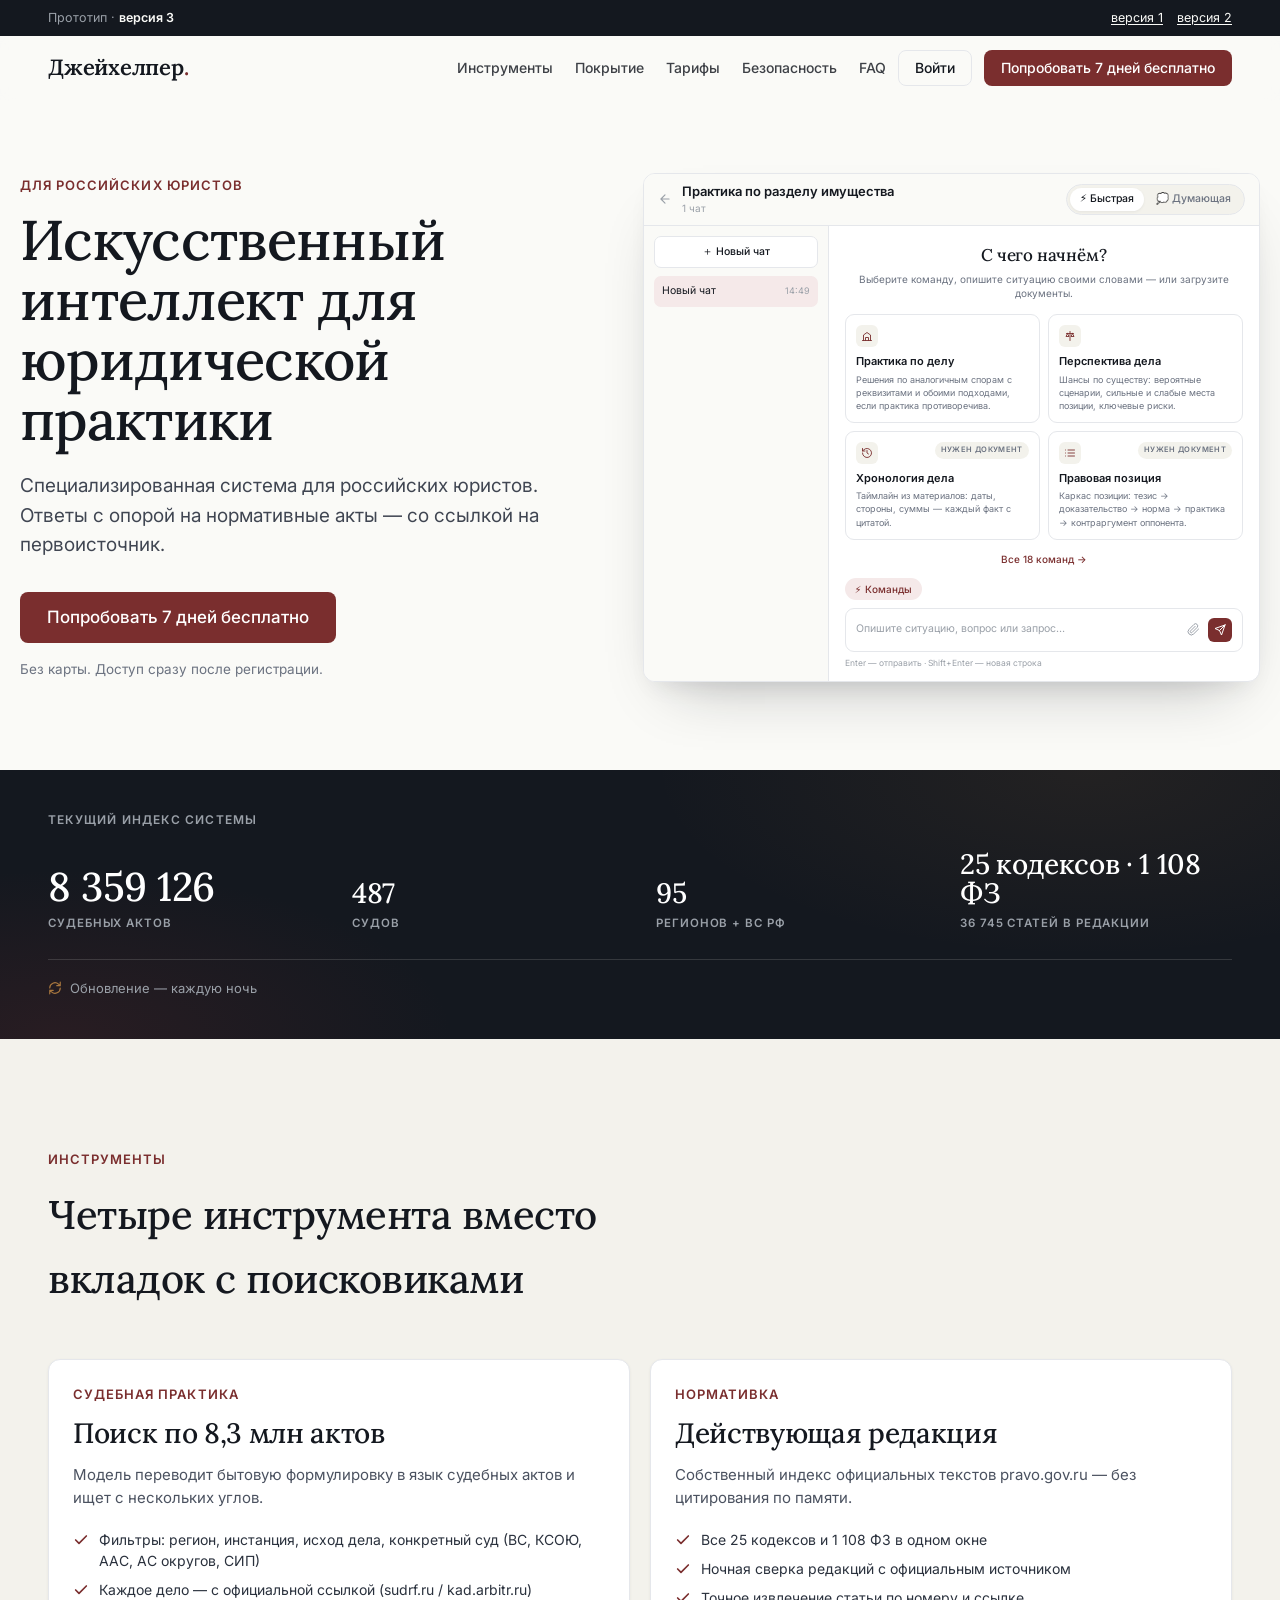
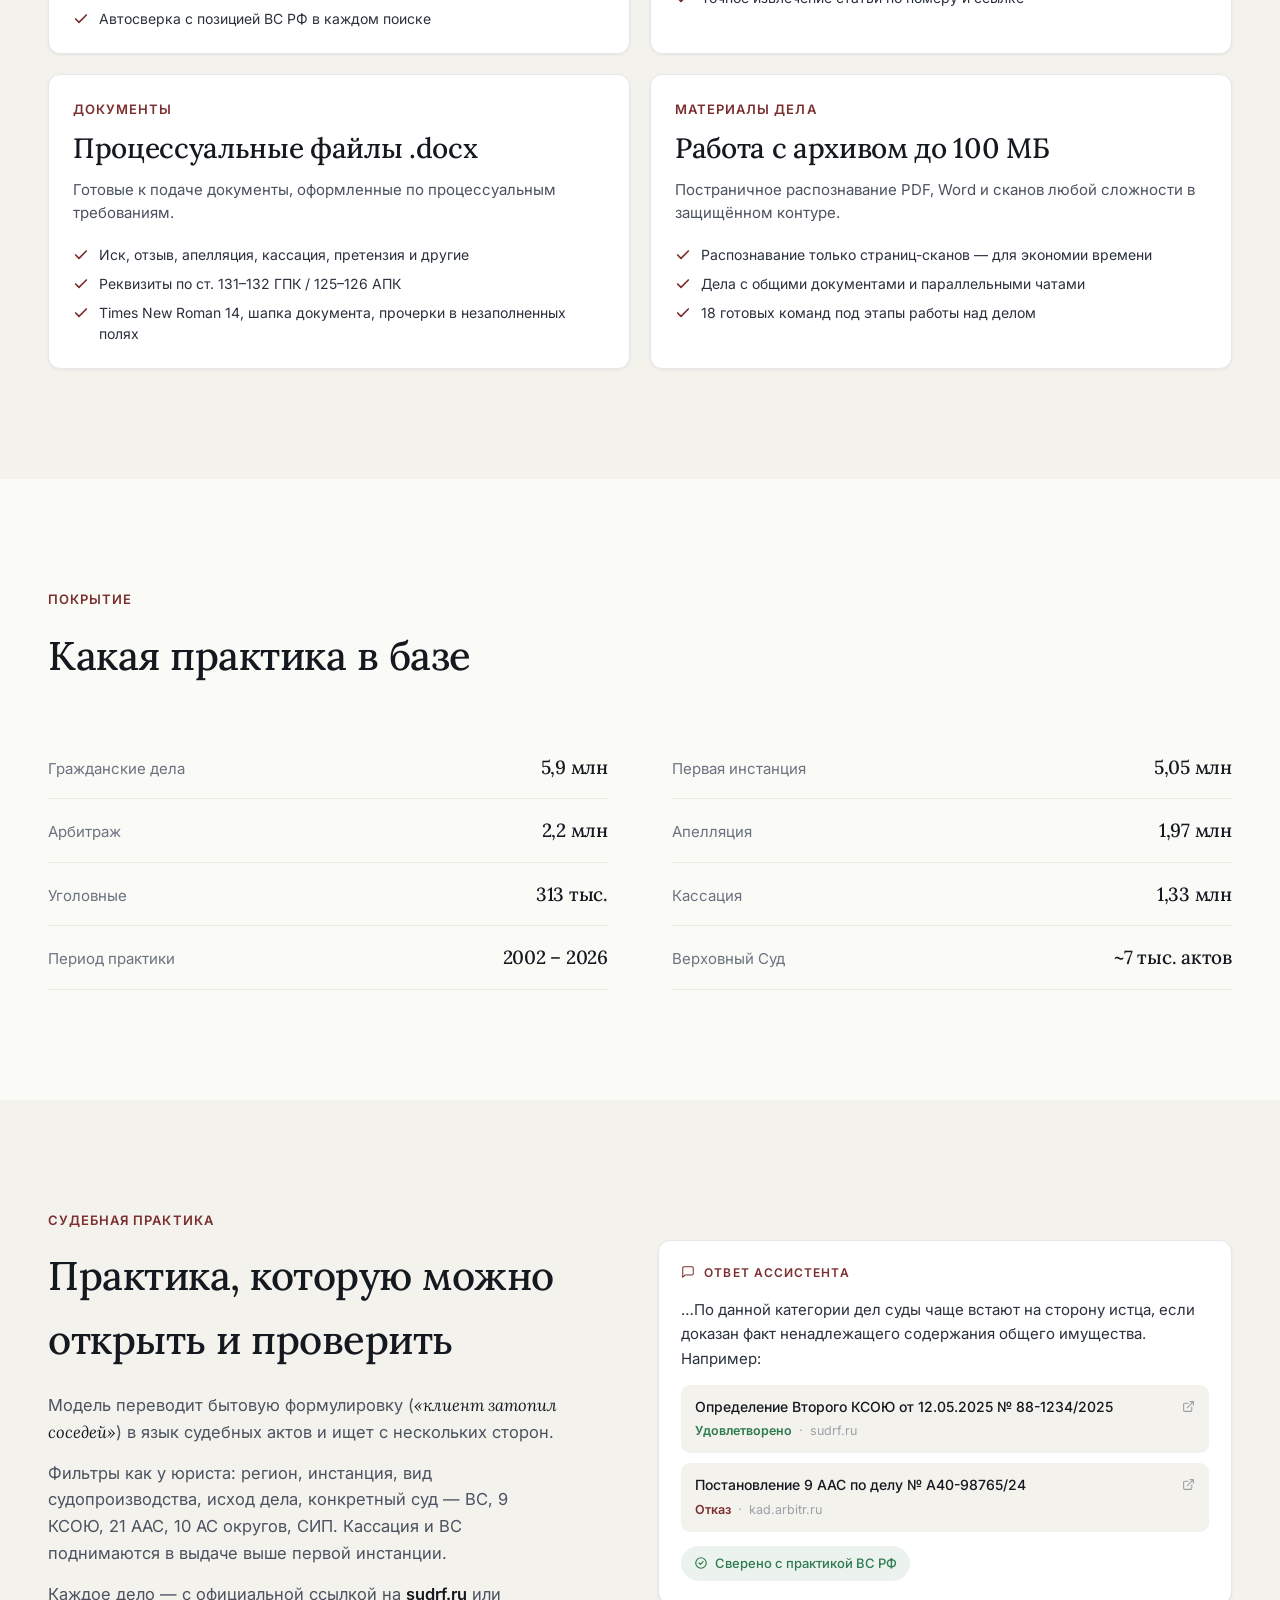
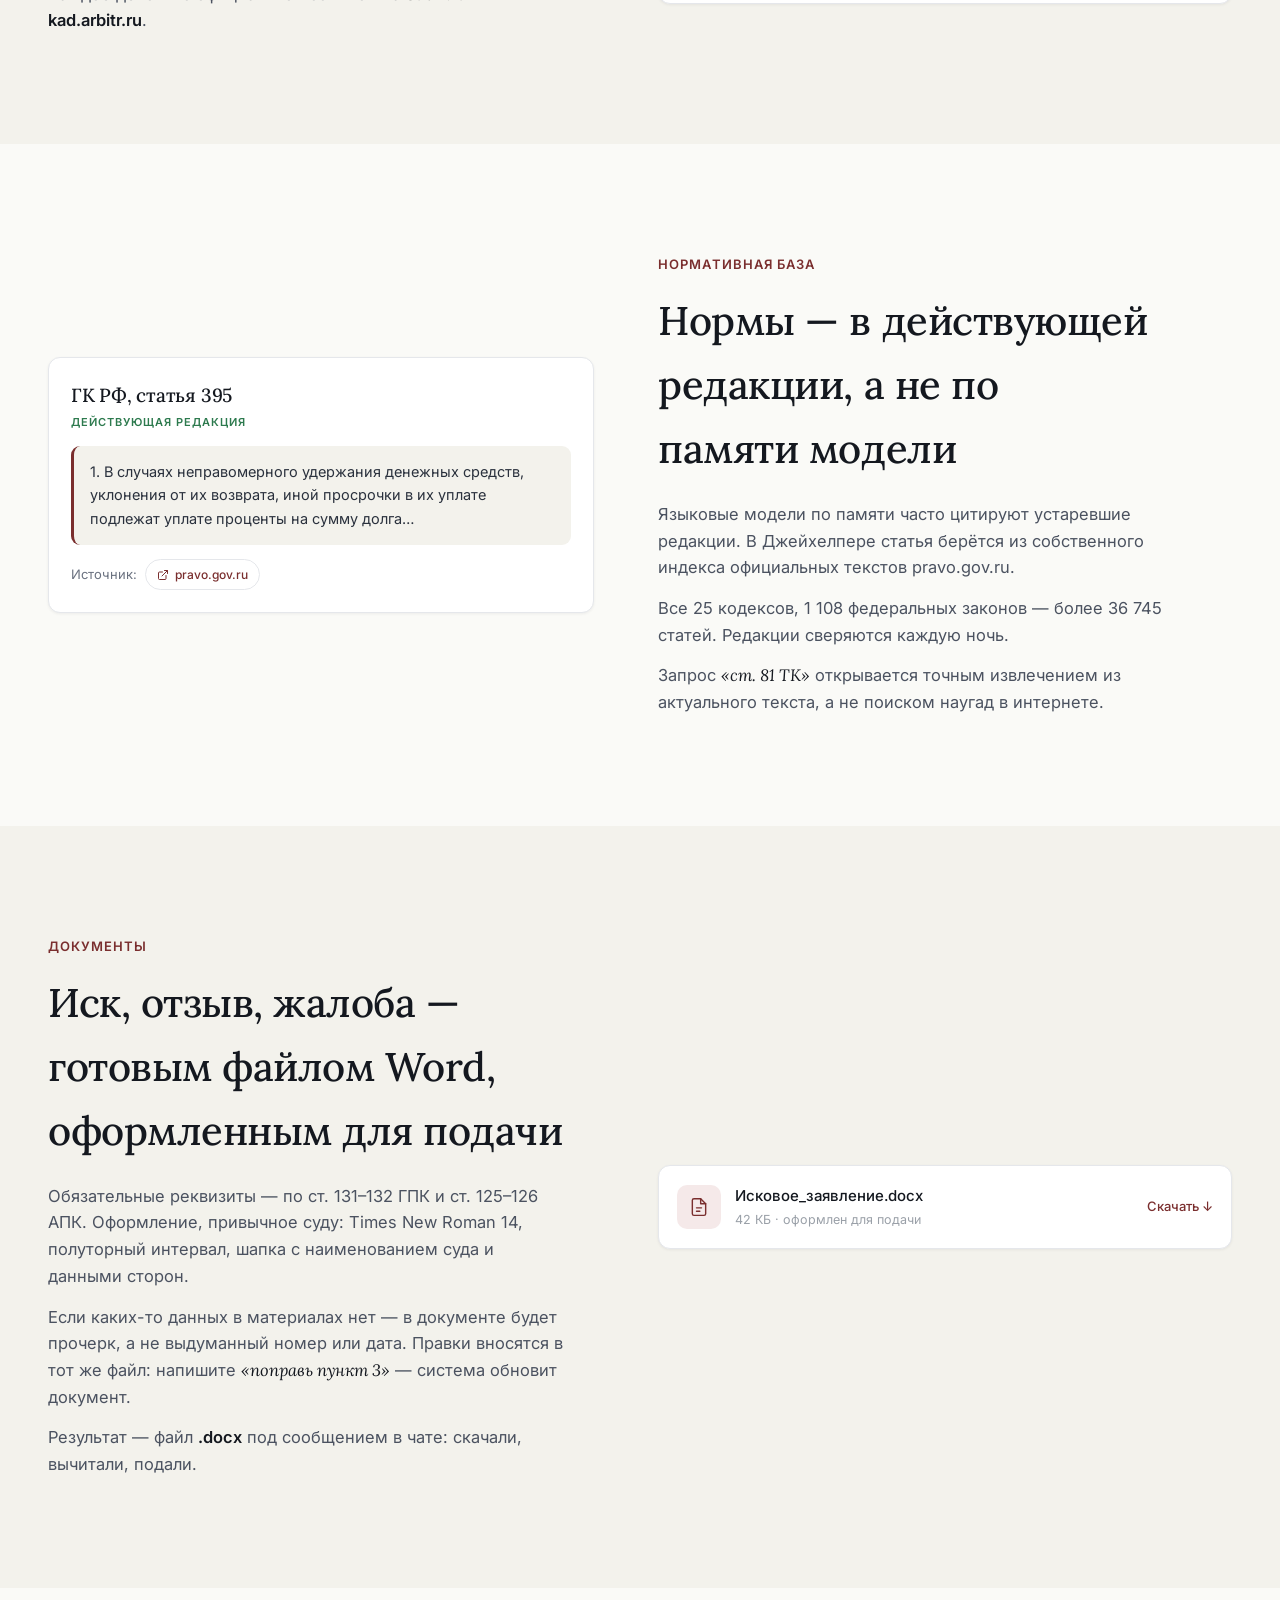
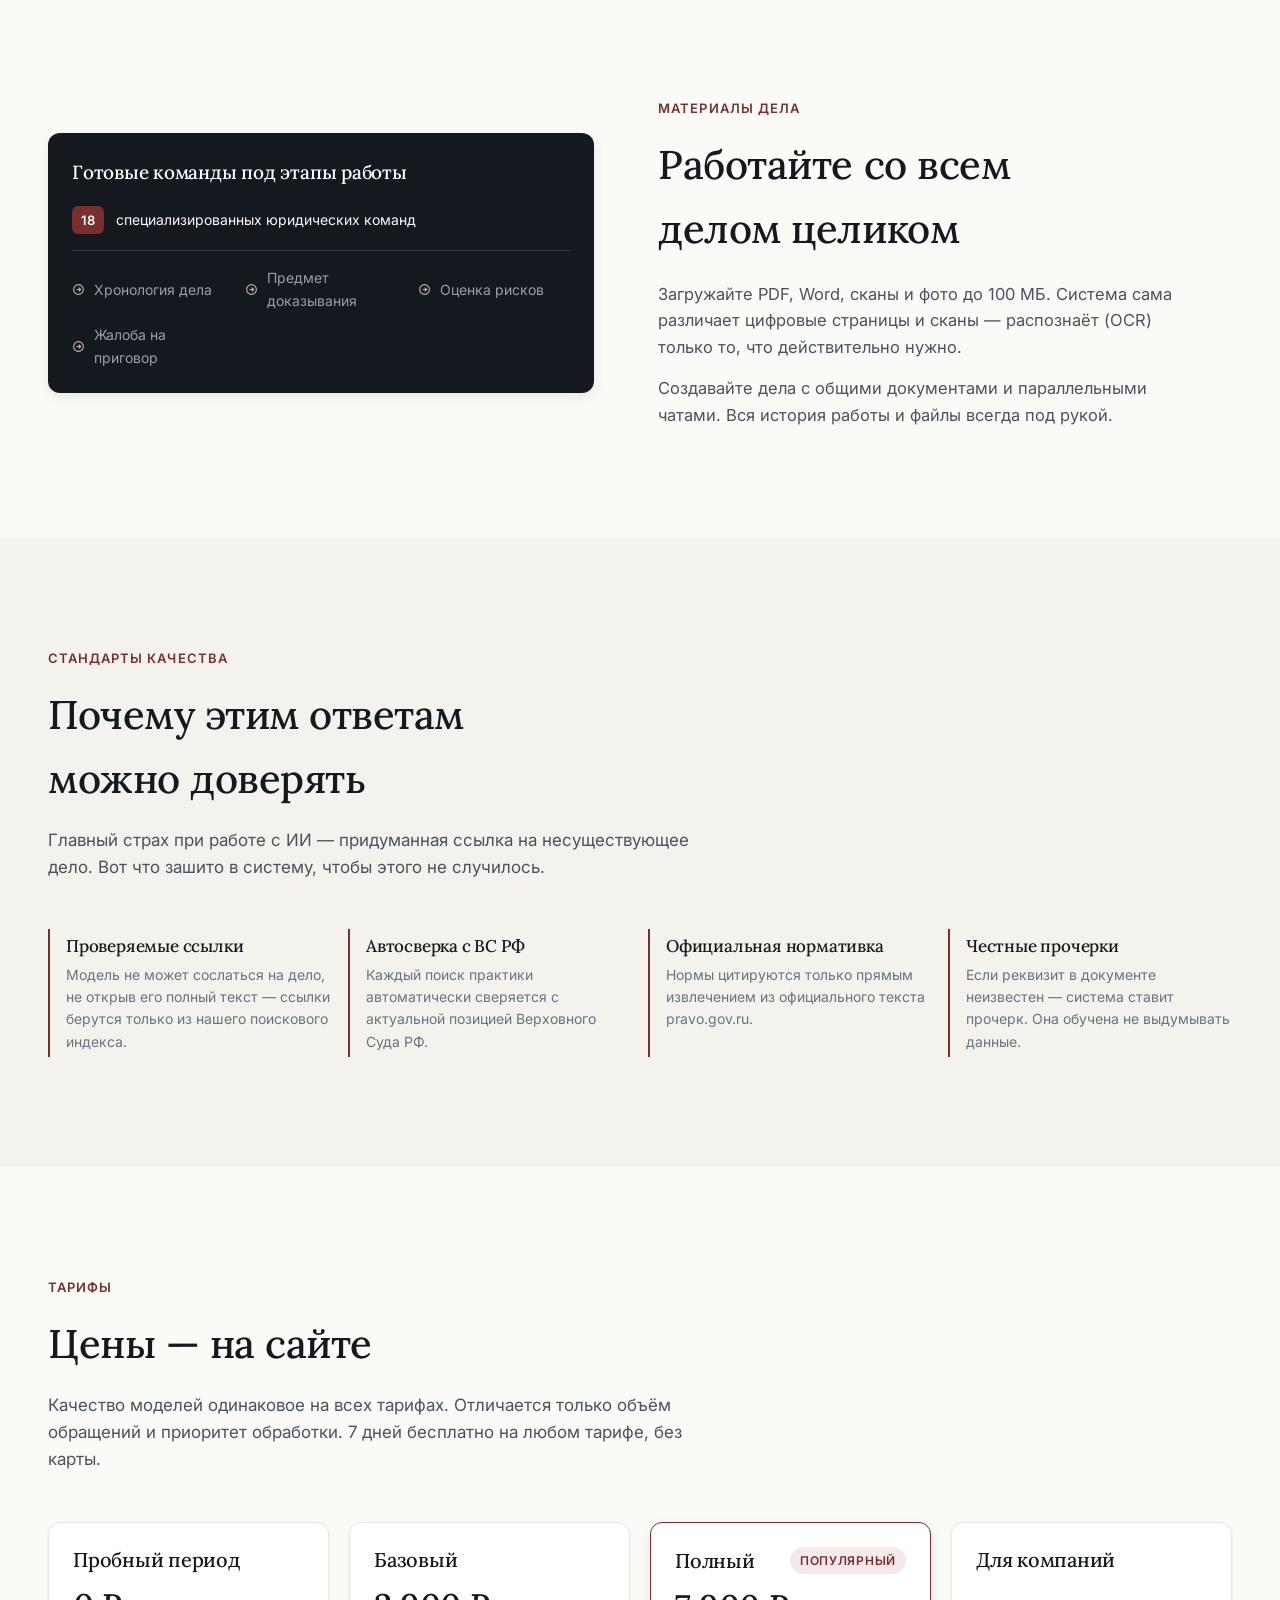
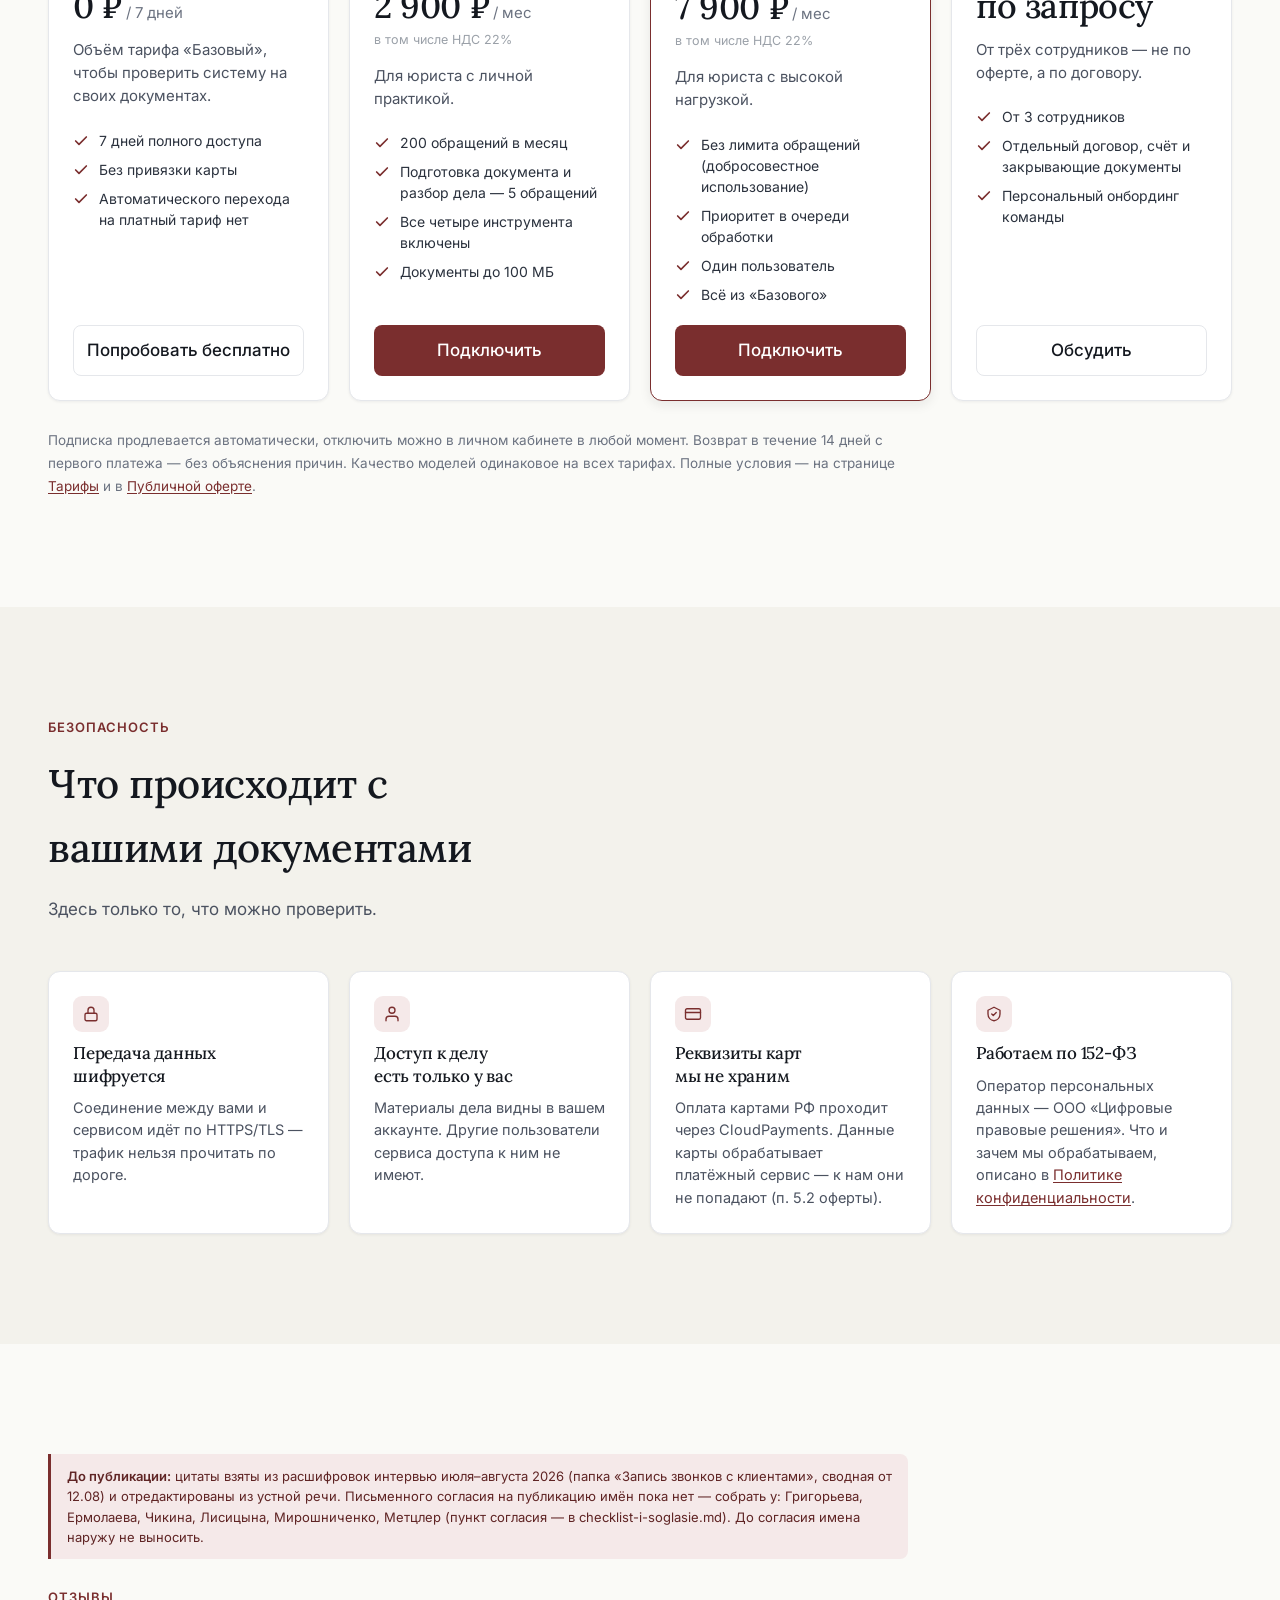
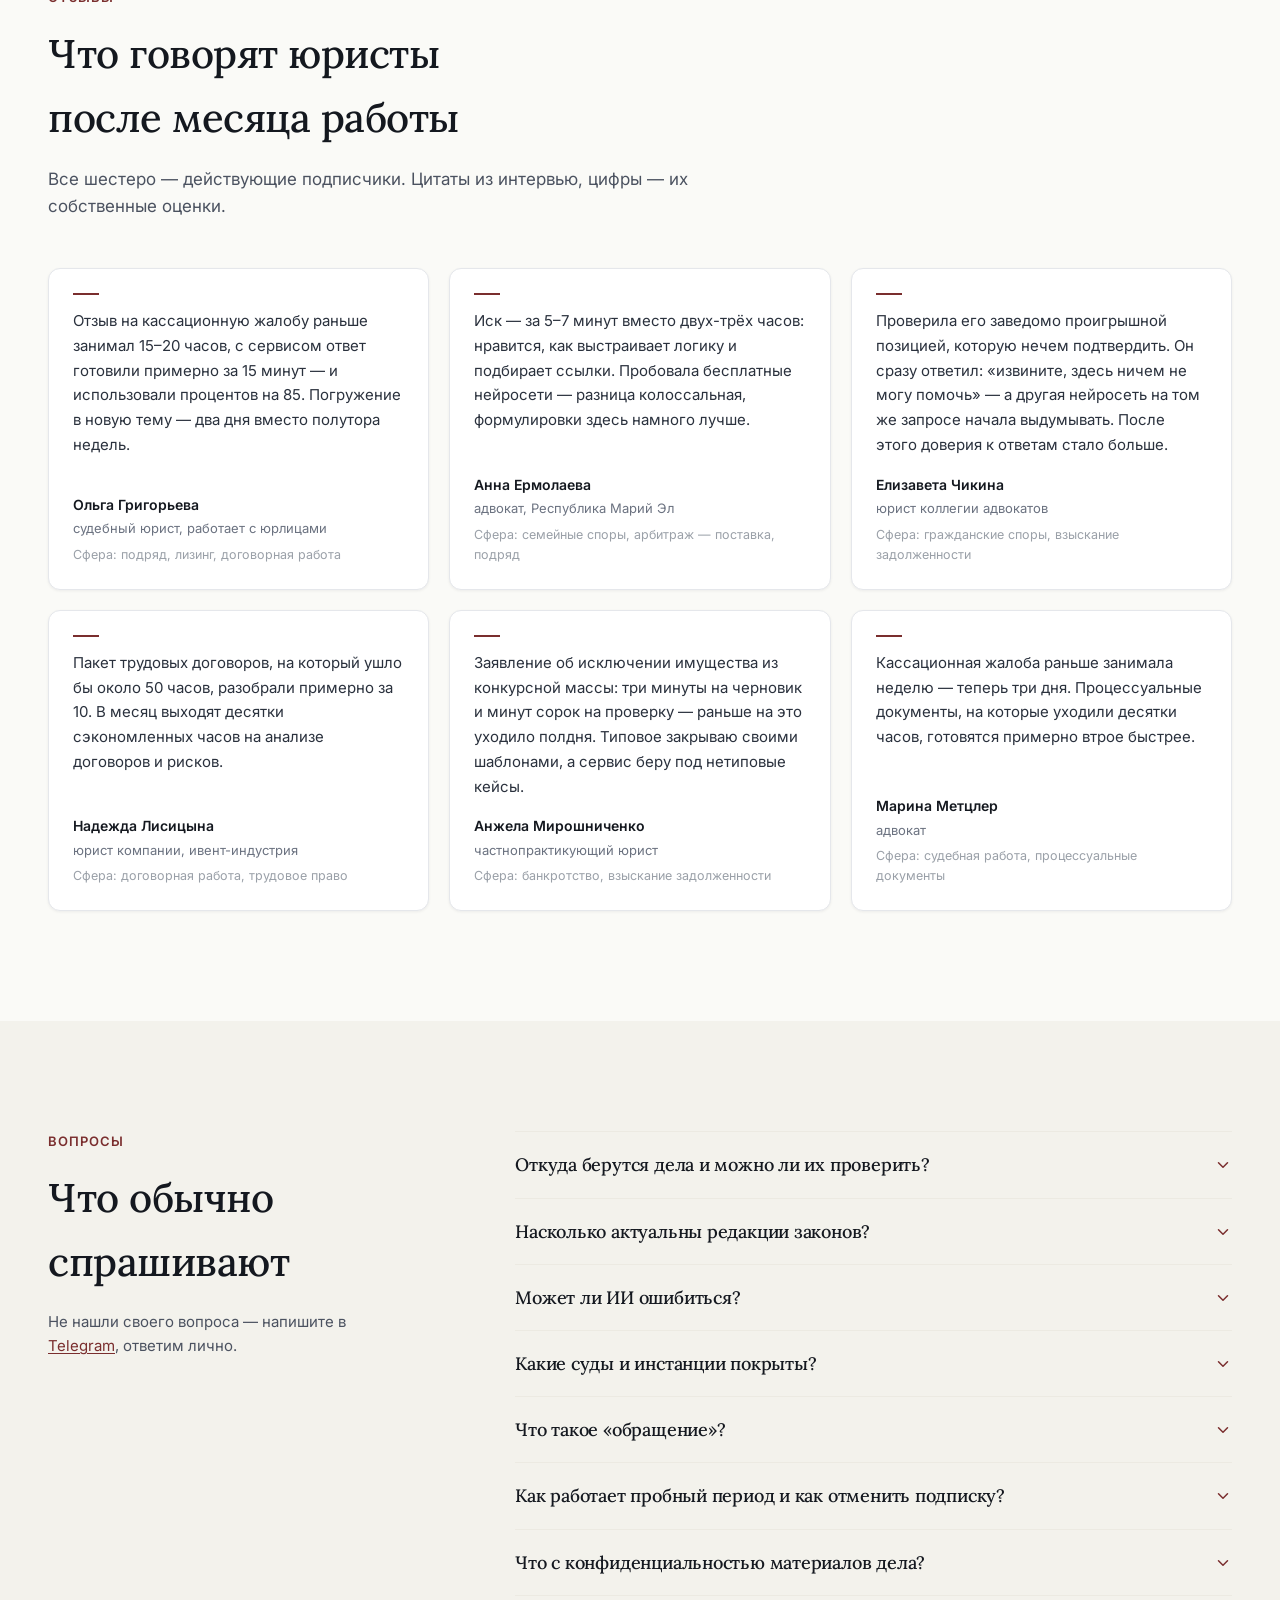
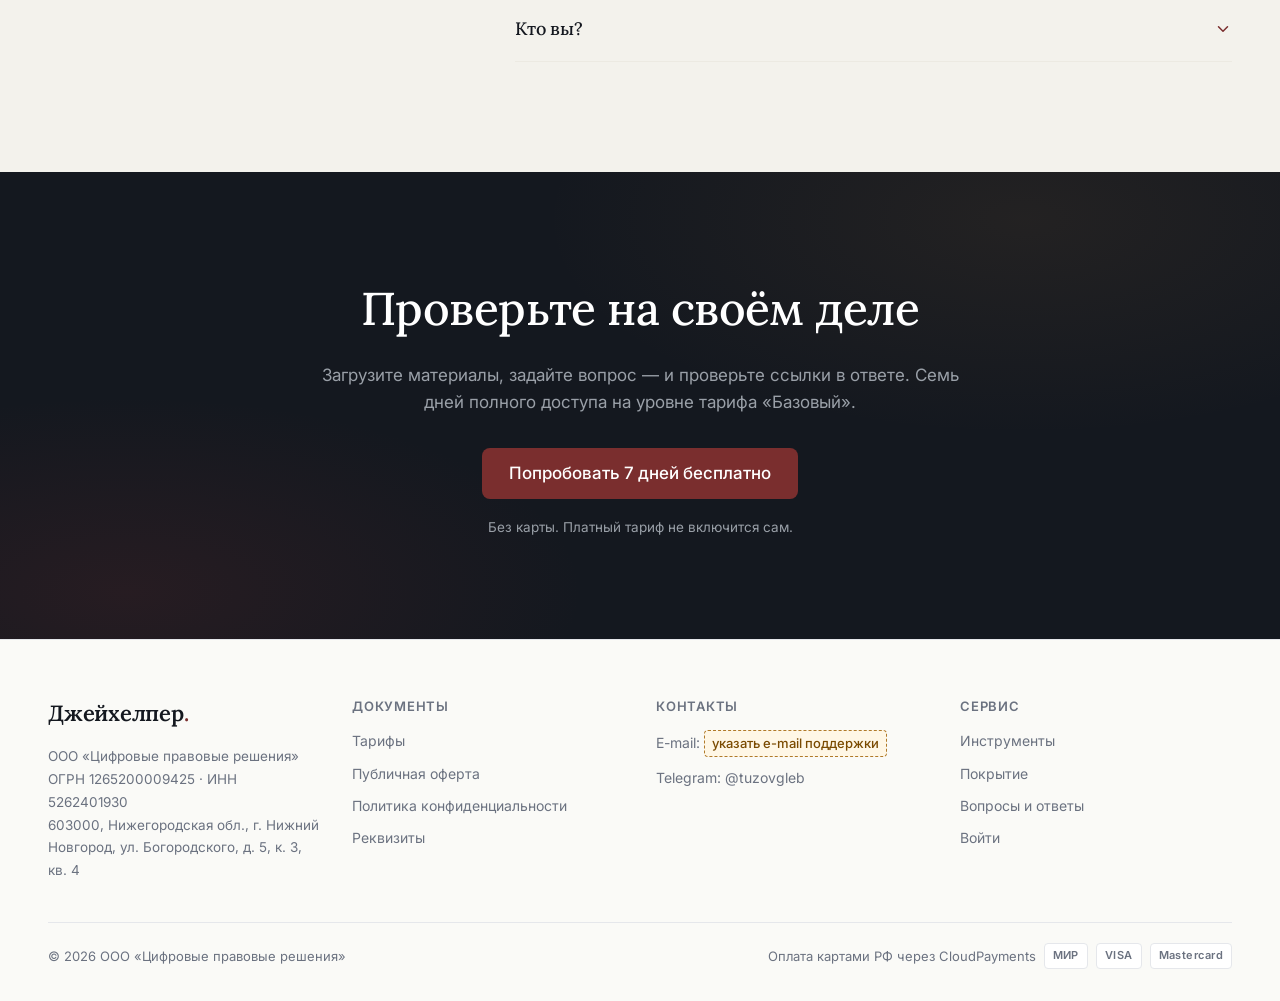
<file: v3/index.html>
<!doctype html>
<html lang="ru">
<head>
<meta charset="utf-8">
<meta name="viewport" content="width=device-width, initial-scale=1, maximum-scale=5, viewport-fit=cover">

<title>Джейхелпер — искусственный интеллект для юридической практики</title>
<meta name="description" content="Специализированная ИИ-система для российских юристов и адвокатов: поиск по 8,3 млн судебных актов с официальными ссылками, нормы в действующей редакции с pravo.gov.ru, процессуальные документы файлом .docx. Каждый ответ можно проверить.">
<!-- noindex — только для прототипа на github.io: документы ещё с заглушками.
     На jhelper.ru вернуть: <meta name="robots" content="index, follow"> -->
<meta name="robots" content="noindex, nofollow">
<meta name="author" content="ООО «Цифровые правовые решения»">

<meta property="og:type" content="website">
<meta property="og:locale" content="ru_RU">
<meta property="og:site_name" content="Джейхелпер">
<meta property="og:title" content="Джейхелпер — ИИ для юридической практики">
<meta property="og:description" content="Поиск по 8,3 млн судебных актов с официальными ссылками, нормы в действующей редакции, документы .docx. Каждый ответ можно проверить.">

<link rel="icon" href="data:image/svg+xml;utf8,<svg xmlns='http://www.w3.org/2000/svg' viewBox='0 0 32 32'><rect width='32' height='32' rx='6' fill='%237A2E2E'/><text x='16' y='23' text-anchor='middle' font-family='Georgia,serif' font-size='19' font-weight='600' fill='%23FAFAF7'>Д</text></svg>">

<link rel="preconnect" href="https://fonts.googleapis.com">
<link rel="preconnect" href="https://fonts.gstatic.com" crossorigin>
<link rel="stylesheet" href="https://fonts.googleapis.com/css2?family=Inter:wght@400;500;600;700&family=Lora:ital,wght@0,400;0,500;0,600;1,400;1,500&display=swap">

<link rel="stylesheet" href="../assets/tokens.css">
<link rel="stylesheet" href="../assets/landing.css">
<link rel="stylesheet" href="v3.css">
</head>
<body>

<!-- Переключатель версий — только для согласования, в прод не идёт -->
<div style="background:var(--bg-dark);color:var(--on-dark-muted);font-size:12.5px;padding:8px 0">
  <div class="container-x" style="display:flex;gap:16px;align-items:center;justify-content:space-between;flex-wrap:wrap">
    <span>Прототип · <strong style="color:var(--text-on-dark);font-weight:600">версия 3</strong></span>
    <span style="display:flex;gap:14px"><a href="../v1/" style="color:var(--text-on-dark);text-decoration:underline;text-underline-offset:2px">версия 1</a><a href="../v2/" style="color:var(--text-on-dark);text-decoration:underline;text-underline-offset:2px">версия 2</a></span>
  </div>
</div>

<!-- ================= ШАПКА ================= -->
<header class="app-header" id="header">
  <div class="container-x app-header-inner">
    <a href="#top" class="logo">Джейхелпер<span class="dot">.</span></a>
    <nav class="nav">
      <div class="nav-links">
        <a href="#tools">Инструменты</a>
        <a href="#coverage">Покрытие</a>
        <a href="#tarify">Тарифы</a>
        <a href="#security">Безопасность</a>
        <a href="#faq">FAQ</a>
      </div>
      <a href="#signin" class="btn btn-secondary btn-sm">Войти</a>
      <a href="#trial" class="btn btn-primary btn-sm">Попробовать 7 дней бесплатно</a>
      <button class="menu-toggle" id="menuToggle" aria-label="Меню" aria-expanded="false">
        <svg width="20" height="20" viewBox="0 0 24 24" fill="none" stroke="currentColor" stroke-width="1.8" stroke-linecap="round"><path d="M4 7h16M4 12h16M4 17h16"/></svg>
      </button>
    </nav>
  </div>
</header>

<div class="mobile-menu" id="mobileMenu">
  <a href="#tools">Инструменты</a>
  <a href="#coverage">Покрытие</a>
  <a href="#tarify">Тарифы</a>
  <a href="#security">Безопасность</a>
  <a href="#faq">FAQ</a>
  <a href="#signin">Войти</a>
  <a href="#trial" class="btn btn-primary">Попробовать 7 дней бесплатно</a>
</div>

<!-- ================= 1. HERO ================= -->
<section class="hero container-x" id="top">
  <div class="hero-grid">

    <div class="hero-copy">
      <div class="sec-eyebrow">для российских юристов</div>
      <h1>Искусственный интеллект для юридической практики</h1>
      <p class="hero-sub">Специализированная система для российских юристов. Ответы с опорой на нормативные акты — со ссылкой на первоисточник.</p>

      <div class="cta-row">
        <a href="#trial" class="btn btn-primary">Попробовать 7 дней бесплатно</a>
      </div>
      <p class="fineprint" style="margin-top:16px">Без карты. Доступ сразу после регистрации.</p>
    </div>

    <div class="card-x ws" aria-label="Рабочий экран Джейхелпера: выбор команды в деле">
      <div class="ws-top">
        <svg class="ws-back" width="14" height="14" viewBox="0 0 24 24" fill="none" stroke="currentColor" stroke-width="2" stroke-linecap="round" stroke-linejoin="round"><path d="M19 12H5M12 19l-7-7 7-7"/></svg>
        <div>
          <div class="ws-title">Практика по разделу имущества</div>
          <div class="ws-sub">1 чат</div>
        </div>
        <div class="ws-toggle">
          <span class="on">⚡ Быстрая</span>
          <span>💭 Думающая</span>
        </div>
      </div>
      <div class="ws-body">
        <aside class="ws-side">
          <div class="ws-newchat">＋ Новый чат</div>
          <div class="ws-chat"><span>Новый чат</span><span class="when">14:49</span></div>
        </aside>
        <main class="ws-main">
          <div class="ws-h">С чего начнём?</div>
          <div class="ws-lede">Выберите команду, опишите ситуацию своими словами — или загрузите документы.</div>
          <div class="ws-cards">
            <div class="ws-card">
              <div class="ws-card-top"><span class="ws-ico"><svg width="12" height="12" viewBox="0 0 24 24" fill="none" stroke="currentColor" stroke-width="1.8" stroke-linecap="round" stroke-linejoin="round"><path d="M3 21h18M5 21V10l7-5 7 5v11M9 21v-6h6v6"/></svg></span></div>
              <h4>Практика по делу</h4>
              <p>Решения по аналогичным спорам с реквизитами и обоими подходами, если практика противоречива.</p>
            </div>
            <div class="ws-card">
              <div class="ws-card-top"><span class="ws-ico"><svg width="12" height="12" viewBox="0 0 24 24" fill="none" stroke="currentColor" stroke-width="1.8" stroke-linecap="round" stroke-linejoin="round"><path d="M12 3v18M5 7h14M7 7l-3 6h6L7 7zM17 7l-3 6h6l-3-6z"/></svg></span></div>
              <h4>Перспектива дела</h4>
              <p>Шансы по существу: вероятные сценарии, сильные и слабые места позиции, ключевые риски.</p>
            </div>
            <div class="ws-card">
              <div class="ws-card-top"><span class="ws-ico"><svg width="12" height="12" viewBox="0 0 24 24" fill="none" stroke="currentColor" stroke-width="1.8" stroke-linecap="round" stroke-linejoin="round"><path d="M3 12a9 9 0 1 0 3-6.7L3 8"/><path d="M3 3v5h5M12 7v5l3 2"/></svg></span><span class="ws-tag">Нужен документ</span></div>
              <h4>Хронология дела</h4>
              <p>Таймлайн из материалов: даты, стороны, суммы — каждый факт с цитатой.</p>
            </div>
            <div class="ws-card">
              <div class="ws-card-top"><span class="ws-ico"><svg width="12" height="12" viewBox="0 0 24 24" fill="none" stroke="currentColor" stroke-width="1.8" stroke-linecap="round" stroke-linejoin="round"><path d="M8 6h13M8 12h13M8 18h13M3 6h.01M3 12h.01M3 18h.01"/></svg></span><span class="ws-tag">Нужен документ</span></div>
              <h4>Правовая позиция</h4>
              <p>Каркас позиции: тезис → доказательство → норма → практика → контраргумент оппонента.</p>
            </div>
          </div>
          <div class="ws-all">Все 18 команд →</div>
          <div class="ws-compose">
            <span class="ws-chip">⚡ Команды</span>
            <div class="ws-input">
              <span class="ph">Опишите ситуацию, вопрос или запрос…</span>
              <svg width="13" height="13" viewBox="0 0 24 24" fill="none" stroke="currentColor" stroke-width="1.8" stroke-linecap="round" stroke-linejoin="round" style="color:var(--text-muted)"><path d="M21.44 11.05l-9.19 9.19a6 6 0 0 1-8.49-8.49l9.19-9.19a4 4 0 0 1 5.66 5.66l-9.2 9.19a2 2 0 0 1-2.83-2.83l8.49-8.48"/></svg>
              <span class="ws-send"><svg width="12" height="12" viewBox="0 0 24 24" fill="none" stroke="currentColor" stroke-width="2" stroke-linecap="round" stroke-linejoin="round"><path d="M22 2L11 13M22 2l-7 20-4-9-9-4 20-7z"/></svg></span>
            </div>
            <div class="ws-hint">Enter — отправить · Shift+Enter — новая строка</div>
          </div>
        </main>
      </div>
    </div>

  </div>
</section>

<!-- ================= 2. ТЕКУЩИЙ ИНДЕКС ================= -->
<section class="index-band">
  <div class="glow" aria-hidden="true"></div>
  <div class="container-x">
    <div class="index-label">Текущий индекс системы</div>
    <div class="index-row">
      <div class="index-item"><span class="n">8 359 126</span><span class="c">судебных актов</span></div>
      <div class="index-item small"><span class="n">487</span><span class="c">судов</span></div>
      <div class="index-item small"><span class="n">95</span><span class="c">регионов + ВС РФ</span></div>
      <div class="index-item small"><span class="n">25 кодексов · 1 108 ФЗ</span><span class="c">36 745 статей в редакции</span></div>
    </div>
    <div class="index-foot">
      <svg width="14" height="14" viewBox="0 0 24 24" fill="none" stroke="currentColor" stroke-width="2" stroke-linecap="round" stroke-linejoin="round"><path d="M21 2v6h-6M3 12a9 9 0 0 1 15-6.7L21 8"/><path d="M3 22v-6h6M21 12a9 9 0 0 1-15 6.7L3 16"/></svg>
      Обновление — каждую ночь
    </div>
  </div>
</section>

<!-- ================= 3. ИНСТРУМЕНТЫ ================= -->
<section class="section section-soft" id="tools">
  <div class="container-x">
    <div class="sec-eyebrow">Инструменты</div>
    <h2 class="sec-title">Четыре инструмента вместо вкладок с поисковиками</h2>

    <div class="card-grid" style="grid-template-columns:repeat(auto-fit,minmax(min(400px,100%),1fr))">

      <article class="card-x stack-12">
        <div class="sec-eyebrow" style="margin-bottom:0">Судебная практика</div>
        <h3 style="font-size:clamp(22px,2.4vw,28px);line-height:1.2">Поиск по 8,3 млн актов</h3>
        <p class="card-text">Модель переводит бытовую формулировку в язык судебных актов и ищет с нескольких углов.</p>
        <ul class="check-list">
          <li><svg width="16" height="16" viewBox="0 0 24 24" fill="none" stroke="currentColor" stroke-width="2.5" stroke-linecap="round" stroke-linejoin="round"><polyline points="20 6 9 17 4 12"/></svg><span>Фильтры: регион, инстанция, исход дела, конкретный суд (ВС, КСОЮ, ААС, АС округов, СИП)</span></li>
          <li><svg width="16" height="16" viewBox="0 0 24 24" fill="none" stroke="currentColor" stroke-width="2.5" stroke-linecap="round" stroke-linejoin="round"><polyline points="20 6 9 17 4 12"/></svg><span>Каждое дело — с официальной ссылкой (sudrf.ru / kad.arbitr.ru)</span></li>
          <li><svg width="16" height="16" viewBox="0 0 24 24" fill="none" stroke="currentColor" stroke-width="2.5" stroke-linecap="round" stroke-linejoin="round"><polyline points="20 6 9 17 4 12"/></svg><span>Автосверка с позицией ВС РФ в каждом поиске</span></li>
        </ul>
      </article>

      <article class="card-x stack-12">
        <div class="sec-eyebrow" style="margin-bottom:0">Нормативка</div>
        <h3 style="font-size:clamp(22px,2.4vw,28px);line-height:1.2">Действующая редакция</h3>
        <p class="card-text">Собственный индекс официальных текстов pravo.gov.ru — без цитирования по памяти.</p>
        <ul class="check-list">
          <li><svg width="16" height="16" viewBox="0 0 24 24" fill="none" stroke="currentColor" stroke-width="2.5" stroke-linecap="round" stroke-linejoin="round"><polyline points="20 6 9 17 4 12"/></svg><span>Все 25 кодексов и 1 108 ФЗ в одном окне</span></li>
          <li><svg width="16" height="16" viewBox="0 0 24 24" fill="none" stroke="currentColor" stroke-width="2.5" stroke-linecap="round" stroke-linejoin="round"><polyline points="20 6 9 17 4 12"/></svg><span>Ночная сверка редакций с официальным источником</span></li>
          <li><svg width="16" height="16" viewBox="0 0 24 24" fill="none" stroke="currentColor" stroke-width="2.5" stroke-linecap="round" stroke-linejoin="round"><polyline points="20 6 9 17 4 12"/></svg><span>Точное извлечение статьи по номеру и ссылке</span></li>
        </ul>
      </article>

      <article class="card-x stack-12">
        <div class="sec-eyebrow" style="margin-bottom:0">Документы</div>
        <h3 style="font-size:clamp(22px,2.4vw,28px);line-height:1.2">Процессуальные файлы .docx</h3>
        <p class="card-text">Готовые к подаче документы, оформленные по процессуальным требованиям.</p>
        <ul class="check-list">
          <li><svg width="16" height="16" viewBox="0 0 24 24" fill="none" stroke="currentColor" stroke-width="2.5" stroke-linecap="round" stroke-linejoin="round"><polyline points="20 6 9 17 4 12"/></svg><span>Иск, отзыв, апелляция, кассация, претензия и другие</span></li>
          <li><svg width="16" height="16" viewBox="0 0 24 24" fill="none" stroke="currentColor" stroke-width="2.5" stroke-linecap="round" stroke-linejoin="round"><polyline points="20 6 9 17 4 12"/></svg><span>Реквизиты по ст. 131–132 ГПК / 125–126 АПК</span></li>
          <li><svg width="16" height="16" viewBox="0 0 24 24" fill="none" stroke="currentColor" stroke-width="2.5" stroke-linecap="round" stroke-linejoin="round"><polyline points="20 6 9 17 4 12"/></svg><span>Times New Roman 14, шапка документа, прочерки в незаполненных полях</span></li>
        </ul>
      </article>

      <article class="card-x stack-12">
        <div class="sec-eyebrow" style="margin-bottom:0">Материалы дела</div>
        <h3 style="font-size:clamp(22px,2.4vw,28px);line-height:1.2">Работа с архивом до 100 МБ</h3>
        <p class="card-text">Постраничное распознавание PDF, Word и сканов любой сложности в защищённом контуре.</p>
        <ul class="check-list">
          <li><svg width="16" height="16" viewBox="0 0 24 24" fill="none" stroke="currentColor" stroke-width="2.5" stroke-linecap="round" stroke-linejoin="round"><polyline points="20 6 9 17 4 12"/></svg><span>Распознавание только страниц-сканов — для экономии времени</span></li>
          <li><svg width="16" height="16" viewBox="0 0 24 24" fill="none" stroke="currentColor" stroke-width="2.5" stroke-linecap="round" stroke-linejoin="round"><polyline points="20 6 9 17 4 12"/></svg><span>Дела с общими документами и параллельными чатами</span></li>
          <li><svg width="16" height="16" viewBox="0 0 24 24" fill="none" stroke="currentColor" stroke-width="2.5" stroke-linecap="round" stroke-linejoin="round"><polyline points="20 6 9 17 4 12"/></svg><span>18 готовых команд под этапы работы над делом</span></li>
        </ul>
      </article>

    </div>
  </div>
</section>

<!-- ================= 4. ПОКРЫТИЕ ================= -->
<section class="section" id="coverage">
  <div class="container-x">
    <div class="sec-eyebrow">Покрытие</div>
    <h2 class="sec-title">Какая практика в базе</h2>

    <div class="coverage">
      <div>
        <div class="cov-row"><span class="k">Гражданские дела</span><span class="v">5,9 млн</span></div>
        <div class="cov-row"><span class="k">Арбитраж</span><span class="v">2,2 млн</span></div>
        <div class="cov-row"><span class="k">Уголовные</span><span class="v">313 тыс.</span></div>
        <div class="cov-row"><span class="k">Период практики</span><span class="v">2002 – 2026</span></div>
      </div>
      <div>
        <div class="cov-row"><span class="k">Первая инстанция</span><span class="v">5,05 млн</span></div>
        <div class="cov-row"><span class="k">Апелляция</span><span class="v">1,97 млн</span></div>
        <div class="cov-row"><span class="k">Кассация</span><span class="v">1,33 млн</span></div>
        <div class="cov-row"><span class="k">Верховный Суд</span><span class="v">~7 тыс. актов</span></div>
      </div>
    </div>

  </div>
</section>

<!-- ================= 5. СУДЕБНАЯ ПРАКТИКА ================= -->
<section class="section section-soft">
  <div class="container-x">
    <div class="split">
      <div class="split-copy">
        <div class="sec-eyebrow">Судебная практика</div>
        <h2>Практика, которую можно открыть и проверить</h2>
        <p>Модель переводит бытовую формулировку (<em>«клиент затопил соседей»</em>) в язык судебных актов и ищет с нескольких сторон.</p>
        <p>Фильтры как у юриста: регион, инстанция, вид судопроизводства, исход дела, конкретный суд — ВС, 9 КСОЮ, 21 ААС, 10 АС округов, СИП. Кассация и ВС поднимаются в выдаче выше первой инстанции.</p>
        <p>Каждое дело — с официальной ссылкой на <strong>sudrf.ru</strong> или <strong>kad.arbitr.ru</strong>.</p>
      </div>

      <div class="split-visual">
        <div class="card-x answer-card">
          <div class="answer-head">
            <svg width="14" height="14" viewBox="0 0 24 24" fill="none" stroke="currentColor" stroke-width="1.8" stroke-linecap="round" stroke-linejoin="round"><path d="M21 15a2 2 0 0 1-2 2H7l-4 4V5a2 2 0 0 1 2-2h14a2 2 0 0 1 2 2z"/></svg>
            Ответ ассистента
          </div>
          <p class="answer-text">…По данной категории дел суды чаще встают на сторону истца, если доказан факт ненадлежащего содержания общего имущества. Например:</p>

          <span class="case-row">
            <span class="case-top">
              <span class="case-name">Определение Второго КСОЮ от 12.05.2025 № 88-1234/2025</span>
              <svg width="13" height="13" viewBox="0 0 24 24" fill="none" stroke="currentColor" stroke-width="2" stroke-linecap="round" stroke-linejoin="round"><path d="M18 13v6a2 2 0 0 1-2 2H5a2 2 0 0 1-2-2V8a2 2 0 0 1 2-2h6"/><path d="M15 3h6v6M10 14 21 3"/></svg>
            </span>
            <span class="case-meta"><span class="verdict win">Удовлетворено</span>·<span>sudrf.ru</span></span>
          </span>

          <span class="case-row">
            <span class="case-top">
              <span class="case-name">Постановление 9 ААС по делу № А40-98765/24</span>
              <svg width="13" height="13" viewBox="0 0 24 24" fill="none" stroke="currentColor" stroke-width="2" stroke-linecap="round" stroke-linejoin="round"><path d="M18 13v6a2 2 0 0 1-2 2H5a2 2 0 0 1-2-2V8a2 2 0 0 1 2-2h6"/><path d="M15 3h6v6M10 14 21 3"/></svg>
            </span>
            <span class="case-meta"><span class="verdict lose">Отказ</span>·<span>kad.arbitr.ru</span></span>
          </span>

          <span class="checked-pill">
            <svg width="14" height="14" viewBox="0 0 24 24" fill="none" stroke="currentColor" stroke-width="2" stroke-linecap="round" stroke-linejoin="round"><circle cx="12" cy="12" r="9"/><polyline points="8.5 12 11 14.5 15.5 9.5"/></svg>
            Сверено с практикой ВС РФ
          </span>
        </div>
      </div>
    </div>
  </div>
</section>

<!-- ================= 6. НОРМАТИВКА ================= -->
<section class="section">
  <div class="container-x">
    <div class="split reverse">
      <div class="split-copy">
        <div class="sec-eyebrow">Нормативная база</div>
        <h2>Нормы — в действующей редакции, а не по памяти модели</h2>
        <p>Языковые модели по памяти часто цитируют устаревшие редакции. В Джейхелпере статья берётся из собственного индекса официальных текстов pravo.gov.ru.</p>
        <p>Все 25 кодексов, 1 108 федеральных законов — более 36 745 статей. Редакции сверяются каждую ночь.</p>
        <p>Запрос <em>«ст. 81 ТК»</em> открывается точным извлечением из актуального текста, а не поиском наугад в интернете.</p>
      </div>

      <div class="split-visual">
        <div class="card-x law-card">
          <div class="law-title">ГК РФ, статья 395</div>
          <div class="law-badge">Действующая редакция</div>
          <p class="law-text">1. В случаях неправомерного удержания денежных средств, уклонения от их возврата, иной просрочки в их уплате подлежат уплате проценты на сумму долга…</p>
          <div class="law-src">
            Источник:
            <a class="src-chip" href="http://publication.pravo.gov.ru/" target="_blank" rel="noopener">
              <svg width="12" height="12" viewBox="0 0 24 24" fill="none" stroke="currentColor" stroke-width="2" stroke-linecap="round" stroke-linejoin="round"><path d="M18 13v6a2 2 0 0 1-2 2H5a2 2 0 0 1-2-2V8a2 2 0 0 1 2-2h6"/><path d="M15 3h6v6M10 14 21 3"/></svg>
              pravo.gov.ru
            </a>
          </div>
        </div>
      </div>
    </div>
  </div>
</section>

<!-- ================= 7. ДОКУМЕНТЫ ================= -->
<section class="section section-soft">
  <div class="container-x">
    <div class="split">
      <div class="split-copy">
        <div class="sec-eyebrow">Документы</div>
        <h2>Иск, отзыв, жалоба — готовым файлом Word, оформленным для подачи</h2>
        <p>Обязательные реквизиты — по ст. 131–132 ГПК и ст. 125–126 АПК. Оформление, привычное суду: Times New Roman 14, полуторный интервал, шапка с наименованием суда и данными сторон.</p>
        <p>Если каких-то данных в материалах нет — в документе будет прочерк, а не выдуманный номер или дата. Правки вносятся в тот же файл: напишите <em>«поправь пункт 3»</em> — система обновит документ.</p>
        <p>Результат — файл <strong>.docx</strong> под сообщением в чате: скачали, вычитали, подали.</p>
      </div>

      <div class="split-visual">
        <div class="card-x file-card">
          <span class="file-ico">
            <svg width="20" height="20" viewBox="0 0 24 24" fill="none" stroke="currentColor" stroke-width="1.7" stroke-linecap="round" stroke-linejoin="round"><path d="M14 2H6a2 2 0 0 0-2 2v16a2 2 0 0 0 2 2h12a2 2 0 0 0 2-2V8z"/><path d="M14 2v6h6"/><path d="M9 13h6M9 17h4"/></svg>
          </span>
          <div>
            <div class="file-name">Исковое_заявление.docx</div>
            <div class="file-meta">42 КБ · оформлен для подачи</div>
          </div>
          <span class="file-dl">Скачать ↓</span>
        </div>
      </div>
    </div>
  </div>
</section>

<!-- ================= 8. МАТЕРИАЛЫ ДЕЛА ================= -->
<section class="section">
  <div class="container-x">
    <div class="split reverse">
      <div class="split-copy">
        <div class="sec-eyebrow">Материалы дела</div>
        <h2>Работайте со всем делом целиком</h2>
        <p>Загружайте PDF, Word, сканы и фото до 100 МБ. Система сама различает цифровые страницы и сканы — распознаёт (OCR) только то, что действительно нужно.</p>
        <p>Создавайте дела с общими документами и параллельными чатами. Вся история работы и файлы всегда под рукой.</p>
      </div>

      <div class="split-visual">
        <div class="cmd-card">
          <h3>Готовые команды под этапы работы</h3>
          <div class="cmd-count">
            <span class="n">18</span>
            <span class="t">специализированных юридических команд</span>
          </div>
          <ul class="cmd-list">
            <li><svg width="13" height="13" viewBox="0 0 24 24" fill="none" stroke="currentColor" stroke-width="2" stroke-linecap="round" stroke-linejoin="round"><circle cx="12" cy="12" r="9"/><path d="M9 12h6M13 9l3 3-3 3"/></svg>Хронология дела</li>
            <li><svg width="13" height="13" viewBox="0 0 24 24" fill="none" stroke="currentColor" stroke-width="2" stroke-linecap="round" stroke-linejoin="round"><circle cx="12" cy="12" r="9"/><path d="M9 12h6M13 9l3 3-3 3"/></svg>Предмет доказывания</li>
            <li><svg width="13" height="13" viewBox="0 0 24 24" fill="none" stroke="currentColor" stroke-width="2" stroke-linecap="round" stroke-linejoin="round"><circle cx="12" cy="12" r="9"/><path d="M9 12h6M13 9l3 3-3 3"/></svg>Оценка рисков</li>
            <li><svg width="13" height="13" viewBox="0 0 24 24" fill="none" stroke="currentColor" stroke-width="2" stroke-linecap="round" stroke-linejoin="round"><circle cx="12" cy="12" r="9"/><path d="M9 12h6M13 9l3 3-3 3"/></svg>Жалоба на приговор</li>
          </ul>
        </div>
      </div>
    </div>
  </div>
</section>

<!-- ================= 9. СТАНДАРТЫ КАЧЕСТВА ================= -->
<section class="section section-soft">
  <div class="container-x">
    <div class="sec-eyebrow">Стандарты качества</div>
    <h2 class="sec-title with-lede">Почему этим ответам можно доверять</h2>
    <p class="sec-lede">Главный страх при работе с ИИ — придуманная ссылка на несуществующее дело. Вот что зашито в систему, чтобы этого не случилось.</p>

    <div class="rules" style="margin-top:0">
      <div class="rule">
        <span class="k">Проверяемые ссылки</span>
        <span class="v">Модель не может сослаться на дело, не открыв его полный текст — ссылки берутся только из нашего поискового индекса.</span>
      </div>
      <div class="rule">
        <span class="k">Автосверка с ВС РФ</span>
        <span class="v">Каждый поиск практики автоматически сверяется с актуальной позицией Верховного Суда РФ.</span>
      </div>
      <div class="rule">
        <span class="k">Официальная нормативка</span>
        <span class="v">Нормы цитируются только прямым извлечением из официального текста pravo.gov.ru.</span>
      </div>
      <div class="rule">
        <span class="k">Честные прочерки</span>
        <span class="v">Если реквизит в документе неизвестен — система ставит прочерк. Она обучена не выдумывать данные.</span>
      </div>
    </div>
  </div>
</section>

<!-- ================= 10. ТАРИФЫ ================= -->
<section class="section" id="tarify">
  <div class="container-x">
    <div class="sec-eyebrow">Тарифы</div>
    <h2 class="sec-title with-lede">Цены — на сайте</h2>
    <p class="sec-lede">Качество моделей одинаковое на всех тарифах. Отличается только объём обращений и приоритет обработки. 7 дней бесплатно на любом тарифе, без карты.</p>

    <div class="card-grid">

      <article class="card-x plan">
        <div class="plan-head"><h3 class="plan-name">Пробный период</h3></div>
        <div class="plan-price">0 ₽<span class="per"> / 7 дней</span></div>
        <p class="plan-desc">Объём тарифа «Базовый», чтобы проверить систему на своих документах.</p>
        <ul class="check-list">
          <li><svg width="16" height="16" viewBox="0 0 24 24" fill="none" stroke="currentColor" stroke-width="2.5" stroke-linecap="round" stroke-linejoin="round"><polyline points="20 6 9 17 4 12"/></svg><span>7 дней полного доступа</span></li>
          <li><svg width="16" height="16" viewBox="0 0 24 24" fill="none" stroke="currentColor" stroke-width="2.5" stroke-linecap="round" stroke-linejoin="round"><polyline points="20 6 9 17 4 12"/></svg><span>Без привязки карты</span></li>
          <li><svg width="16" height="16" viewBox="0 0 24 24" fill="none" stroke="currentColor" stroke-width="2.5" stroke-linecap="round" stroke-linejoin="round"><polyline points="20 6 9 17 4 12"/></svg><span>Автоматического перехода на платный тариф нет</span></li>
        </ul>
        <a href="#trial" class="btn btn-secondary btn-block">Попробовать бесплатно</a>
      </article>

      <article class="card-x plan">
        <div class="plan-head"><h3 class="plan-name">Базовый</h3></div>
        <div class="plan-price">2 900 ₽<span class="per"> / мес</span></div>
        <div class="plan-vat">в том числе НДС 22%</div>
        <p class="plan-desc">Для юриста с личной практикой.</p>
        <ul class="check-list">
          <li><svg width="16" height="16" viewBox="0 0 24 24" fill="none" stroke="currentColor" stroke-width="2.5" stroke-linecap="round" stroke-linejoin="round"><polyline points="20 6 9 17 4 12"/></svg><span>200 обращений в месяц</span></li>
          <li><svg width="16" height="16" viewBox="0 0 24 24" fill="none" stroke="currentColor" stroke-width="2.5" stroke-linecap="round" stroke-linejoin="round"><polyline points="20 6 9 17 4 12"/></svg><span>Подготовка документа и разбор дела — 5 обращений</span></li>
          <li><svg width="16" height="16" viewBox="0 0 24 24" fill="none" stroke="currentColor" stroke-width="2.5" stroke-linecap="round" stroke-linejoin="round"><polyline points="20 6 9 17 4 12"/></svg><span>Все четыре инструмента включены</span></li>
          <li><svg width="16" height="16" viewBox="0 0 24 24" fill="none" stroke="currentColor" stroke-width="2.5" stroke-linecap="round" stroke-linejoin="round"><polyline points="20 6 9 17 4 12"/></svg><span>Документы до 100 МБ</span></li>
        </ul>
        <a href="#pay" class="btn btn-primary btn-block">Подключить</a>
      </article>

      <article class="card-x plan plan-featured">
        <div class="plan-head">
          <h3 class="plan-name">Полный</h3>
          <span class="badge">Популярный</span>
        </div>
        <div class="plan-price">7 900 ₽<span class="per"> / мес</span></div>
        <div class="plan-vat">в том числе НДС 22%</div>
        <p class="plan-desc">Для юриста с высокой нагрузкой.</p>
        <ul class="check-list">
          <li><svg width="16" height="16" viewBox="0 0 24 24" fill="none" stroke="currentColor" stroke-width="2.5" stroke-linecap="round" stroke-linejoin="round"><polyline points="20 6 9 17 4 12"/></svg><span>Без лимита обращений (добросовестное использование)</span></li>
          <li><svg width="16" height="16" viewBox="0 0 24 24" fill="none" stroke="currentColor" stroke-width="2.5" stroke-linecap="round" stroke-linejoin="round"><polyline points="20 6 9 17 4 12"/></svg><span>Приоритет в очереди обработки</span></li>
          <li><svg width="16" height="16" viewBox="0 0 24 24" fill="none" stroke="currentColor" stroke-width="2.5" stroke-linecap="round" stroke-linejoin="round"><polyline points="20 6 9 17 4 12"/></svg><span>Один пользователь</span></li>
          <li><svg width="16" height="16" viewBox="0 0 24 24" fill="none" stroke="currentColor" stroke-width="2.5" stroke-linecap="round" stroke-linejoin="round"><polyline points="20 6 9 17 4 12"/></svg><span>Всё из «Базового»</span></li>
        </ul>
        <a href="#pay" class="btn btn-primary btn-block">Подключить</a>
      </article>

      <article class="card-x plan">
        <div class="plan-head"><h3 class="plan-name">Для компаний</h3></div>
        <div class="plan-price">по запросу</div>
        <p class="plan-desc">От трёх сотрудников — не по оферте, а по договору.</p>
        <ul class="check-list">
          <li><svg width="16" height="16" viewBox="0 0 24 24" fill="none" stroke="currentColor" stroke-width="2.5" stroke-linecap="round" stroke-linejoin="round"><polyline points="20 6 9 17 4 12"/></svg><span>От 3 сотрудников</span></li>
          <li><svg width="16" height="16" viewBox="0 0 24 24" fill="none" stroke="currentColor" stroke-width="2.5" stroke-linecap="round" stroke-linejoin="round"><polyline points="20 6 9 17 4 12"/></svg><span>Отдельный договор, счёт и закрывающие документы</span></li>
          <li><svg width="16" height="16" viewBox="0 0 24 24" fill="none" stroke="currentColor" stroke-width="2.5" stroke-linecap="round" stroke-linejoin="round"><polyline points="20 6 9 17 4 12"/></svg><span>Персональный онбординг команды</span></li>
        </ul>
        <a href="#contact" class="btn btn-secondary btn-block">Обсудить</a>
      </article>

    </div>

    <p class="pricing-fineprint">
      Подписка продлевается автоматически, отключить можно в личном кабинете в любой момент.
      Возврат в течение 14 дней с первого платежа — без объяснения причин.
      Качество моделей одинаковое на всех тарифах.
      Полные условия — на странице <a href="../tarify/">Тарифы</a> и в <a href="../oferta/">Публичной оферте</a>.
    </p>
  </div>
</section>

<!-- ================= 11. БЕЗОПАСНОСТЬ ================= -->
<section class="section section-soft" id="security">
  <div class="container-x">
    <div class="sec-eyebrow">Безопасность</div>
    <h2 class="sec-title with-lede">Что происходит с вашими документами</h2>
    <p class="sec-lede">Здесь только то, что можно проверить.</p>

    <div class="card-grid">
      <article class="card-x sec-item">
        <span class="sec-icon"><svg width="18" height="18" viewBox="0 0 24 24" fill="none" stroke="currentColor" stroke-width="1.8" stroke-linecap="round" stroke-linejoin="round"><rect x="4" y="11" width="16" height="10" rx="2"/><path d="M8 11V7a4 4 0 0 1 8 0v4"/></svg></span>
        <h3>Передача данных шифруется</h3>
        <p>Соединение между вами и сервисом идёт по HTTPS/TLS — трафик нельзя прочитать по дороге.</p>
      </article>

      <article class="card-x sec-item">
        <span class="sec-icon"><svg width="18" height="18" viewBox="0 0 24 24" fill="none" stroke="currentColor" stroke-width="1.8" stroke-linecap="round" stroke-linejoin="round"><path d="M20 21v-2a4 4 0 0 0-4-4H8a4 4 0 0 0-4 4v2"/><circle cx="12" cy="7" r="4"/></svg></span>
        <h3>Доступ к делу есть только у вас</h3>
        <p>Материалы дела видны в вашем аккаунте. Другие пользователи сервиса доступа к ним не имеют.</p>
      </article>

      <article class="card-x sec-item">
        <span class="sec-icon"><svg width="18" height="18" viewBox="0 0 24 24" fill="none" stroke="currentColor" stroke-width="1.8" stroke-linecap="round" stroke-linejoin="round"><rect x="2" y="5" width="20" height="14" rx="2"/><path d="M2 10h20"/></svg></span>
        <h3>Реквизиты карт мы не храним</h3>
        <p>Оплата картами РФ проходит через CloudPayments. Данные карты обрабатывает платёжный сервис — к нам они не попадают (п. 5.2 оферты).</p>
      </article>

      <article class="card-x sec-item">
        <span class="sec-icon"><svg width="18" height="18" viewBox="0 0 24 24" fill="none" stroke="currentColor" stroke-width="1.8" stroke-linecap="round" stroke-linejoin="round"><path d="M12 3l8 4v5c0 5-3.5 8.5-8 9-4.5-.5-8-4-8-9V7l8-4z"/><path d="M9 12l2 2 4-4"/></svg></span>
        <h3>Работаем по 152-ФЗ</h3>
        <p>Оператор персональных данных — ООО «Цифровые правовые решения». Что и зачем мы обрабатываем, описано в <a href="../privacy/" style="color:var(--brand-accent);text-decoration:underline;text-underline-offset:2px">Политике конфиденциальности</a>.</p>
      </article>

      <!-- Два пункта ждут подтверждения фактами (ТЗ п. 2.6, пробел №12):
           «серверы в России» и «документы не используются для обучения моделей».
           Оба уже заявлены в политике (п. 5.5) и оферте (п. 10.3) — но перед
           публикацией на лендинге надо сверить с фактическим хостингом и
           договором с LLM-провайдером. В обоих черновиках superdesign эти
           формулировки стоят открыто — здесь сознательно нет. -->
    </div>
  </div>
</section>

<!-- ================= 12. ОТЗЫВЫ ================= -->
<section class="section" id="reviews">
  <div class="container-x">

    <div class="note">
      <strong>До публикации:</strong> цитаты взяты из расшифровок интервью июля–августа 2026 (папка «Запись звонков с клиентами», сводная от 12.08) и отредактированы из устной речи. Письменного согласия на публикацию имён пока нет — собрать у: Григорьева, Ермолаева, Чикина, Лисицына, Мирошниченко, Метцлер (пункт согласия — в checklist-i-soglasie.md). До согласия имена наружу не выносить.
    </div>

    <div class="sec-eyebrow">Отзывы</div>
    <h2 class="sec-title with-lede">Что говорят юристы после месяца работы</h2>
    <p class="sec-lede">Все шестеро — действующие подписчики. Цитаты из интервью, цифры — их собственные оценки.</p>

    <div class="card-grid" style="grid-template-columns:repeat(auto-fit,minmax(min(340px,100%),1fr))">

      <article class="card-x review">
        <p class="review-quote">Отзыв на кассационную жалобу раньше занимал 15–20 часов, с сервисом ответ готовили примерно за 15 минут — и использовали процентов на 85. Погружение в новую тему — два дня вместо полутора недель.</p>
        <div>
          <div class="review-author">Ольга Григорьева</div>
          <div class="review-role">судебный юрист, работает с юрлицами</div>
          <div class="review-field">Сфера: подряд, лизинг, договорная работа</div>
        </div>
      </article>

      <article class="card-x review">
        <p class="review-quote">Иск — за 5–7 минут вместо двух-трёх часов: нравится, как выстраивает логику и подбирает ссылки. Пробовала бесплатные нейросети — разница колоссальная, формулировки здесь намного лучше.</p>
        <div>
          <div class="review-author">Анна Ермолаева</div>
          <div class="review-role">адвокат, Республика Марий Эл</div>
          <div class="review-field">Сфера: семейные споры, арбитраж — поставка, подряд</div>
        </div>
      </article>

      <article class="card-x review">
        <p class="review-quote">Проверила его заведомо проигрышной позицией, которую нечем подтвердить. Он сразу ответил: «извините, здесь ничем не могу помочь» — а другая нейросеть на том же запросе начала выдумывать. После этого доверия к ответам стало больше.</p>
        <div>
          <div class="review-author">Елизавета Чикина</div>
          <div class="review-role">юрист коллегии адвокатов</div>
          <div class="review-field">Сфера: гражданские споры, взыскание задолженности</div>
        </div>
      </article>

      <article class="card-x review">
        <p class="review-quote">Пакет трудовых договоров, на который ушло бы около 50 часов, разобрали примерно за 10. В месяц выходят десятки сэкономленных часов на анализе договоров и рисков.</p>
        <div>
          <div class="review-author">Надежда Лисицына</div>
          <div class="review-role">юрист компании, ивент-индустрия</div>
          <div class="review-field">Сфера: договорная работа, трудовое право</div>
        </div>
      </article>

      <article class="card-x review">
        <p class="review-quote">Заявление об исключении имущества из конкурсной массы: три минуты на черновик и минут сорок на проверку — раньше на это уходило полдня. Типовое закрываю своими шаблонами, а сервис беру под нетиповые кейсы.</p>
        <div>
          <div class="review-author">Анжела Мирошниченко</div>
          <div class="review-role">частнопрактикующий юрист</div>
          <div class="review-field">Сфера: банкротство, взыскание задолженности</div>
        </div>
      </article>

      <article class="card-x review">
        <p class="review-quote">Кассационная жалоба раньше занимала неделю — теперь три дня. Процессуальные документы, на которые уходили десятки часов, готовятся примерно втрое быстрее.</p>
        <div>
          <div class="review-author">Марина Метцлер</div>
          <div class="review-role">адвокат</div>
          <div class="review-field">Сфера: судебная работа, процессуальные документы</div>
        </div>
      </article>

    </div>
  </div>
</section>

<!-- ================= 13. FAQ ================= -->
<section class="section section-soft" id="faq">
  <div class="container-x">
    <div class="faq-grid">

      <div class="faq-head">
        <div class="sec-eyebrow">Вопросы</div>
        <h2 class="sec-title">Что обычно спрашивают</h2>
        <p>Не нашли своего вопроса — напишите в <a href="https://t.me/tuzovgleb" target="_blank" rel="noopener">Telegram</a>, ответим лично.</p>
      </div>

      <div class="faq">

        <details>
          <summary>Откуда берутся дела и можно ли их проверить?
            <svg class="chev" width="18" height="18" viewBox="0 0 24 24" fill="none" stroke="currentColor" stroke-width="2" stroke-linecap="round" stroke-linejoin="round"><polyline points="6 9 12 15 18 9"/></svg>
          </summary>
          <div class="answer">
            <p>Из собственного поискового индекса судебных актов — в нём 8 359 126 дел из 487 судов, период с 2002 года. Модель не может сослаться на дело, не открыв его полный текст.</p>
            <p>К каждому делу в ответе идёт официальная ссылка на sudrf.ru или kad.arbitr.ru — её можно открыть и сверить.</p>
          </div>
        </details>

        <details>
          <summary>Насколько актуальны редакции законов?
            <svg class="chev" width="18" height="18" viewBox="0 0 24 24" fill="none" stroke="currentColor" stroke-width="2" stroke-linecap="round" stroke-linejoin="round"><polyline points="6 9 12 15 18 9"/></svg>
          </summary>
          <div class="answer">
            <p>Нормы берутся не «по памяти модели», а прямым извлечением из собственного индекса официальных текстов pravo.gov.ru: 25 кодексов, 1 108 федеральных законов, 36 745 статей. Редакции сверяются с официальным источником каждую ночь.</p>
          </div>
        </details>

        <details>
          <summary>Может ли ИИ ошибиться?
            <svg class="chev" width="18" height="18" viewBox="0 0 24 24" fill="none" stroke="currentColor" stroke-width="2" stroke-linecap="round" stroke-linejoin="round"><polyline points="6 9 12 15 18 9"/></svg>
          </summary>
          <div class="answer">
            <p>Да. Технологии искусственного интеллекта имеют вероятностную природу, и результат может содержать неточности — это прямо записано в п. 9.3 оферты.</p>
            <p>Поэтому вся система построена вокруг проверяемости: ссылка на первоисточник в каждом ответе, автосверка с позицией ВС РФ, прочерк вместо выдуманного реквизита. Решение принимаете вы, и результат нужно проверять по первоисточникам — это рабочий инструмент юриста, а не замена ему.</p>
          </div>
        </details>

        <details>
          <summary>Какие суды и инстанции покрыты?
            <svg class="chev" width="18" height="18" viewBox="0 0 24 24" fill="none" stroke="currentColor" stroke-width="2" stroke-linecap="round" stroke-linejoin="round"><polyline points="6 9 12 15 18 9"/></svg>
          </summary>
          <div class="answer">
            <p>487 судов, 95 регионов и Верховный Суд РФ. По видам: гражданские дела — 5,9 млн, арбитраж — 2,2 млн, уголовные — 313 тыс.</p>
            <p>По инстанциям: первая — 5,05 млн, апелляция — 1,97 млн, кассация — 1,33 млн, Верховный Суд — около 7 тыс. актов. Кассация и ВС поднимаются в выдаче выше первой инстанции.</p>
          </div>
        </details>

        <details>
          <summary>Что такое «обращение»?
            <svg class="chev" width="18" height="18" viewBox="0 0 24 24" fill="none" stroke="currentColor" stroke-width="2" stroke-linecap="round" stroke-linejoin="round"><polyline points="6 9 12 15 18 9"/></svg>
          </summary>
          <div class="answer">
            <p>Один запрос к системе. Подготовка документа или разбор дела считается за 5 обращений — они требуют глубокого анализа.</p>
            <p>На «Базовом» — 200 обращений в месяц, неизрасходованные не переносятся. При исчерпании лимита предлагается переход на «Полный»; остальные функции остаются доступными (п. 5.1.1 оферты). На «Полном» лимита нет.</p>
            <p><span class="todo">Подтвердить: жёсткий стоп или докупка пакета — пробел №8 чек-листа</span></p>
          </div>
        </details>

        <details>
          <summary>Как работает пробный период и как отменить подписку?
            <svg class="chev" width="18" height="18" viewBox="0 0 24 24" fill="none" stroke="currentColor" stroke-width="2" stroke-linecap="round" stroke-linejoin="round"><polyline points="6 9 12 15 18 9"/></svg>
          </summary>
          <div class="answer">
            <p>7 дней в объёме тарифа «Базовый». Карта не привязывается, платный тариф не включается автоматически: ничего не спишется.</p>
            <p>Подписку можно отменить в личном кабинете, в разделе <span class="todo">название раздела ЛК — пробел №3</span>. Возврат первого платежа — в течение 14 дней без объяснения причин.</p>
          </div>
        </details>

        <details>
          <summary>Что с конфиденциальностью материалов дела?
            <svg class="chev" width="18" height="18" viewBox="0 0 24 24" fill="none" stroke="currentColor" stroke-width="2" stroke-linecap="round" stroke-linejoin="round"><polyline points="6 9 12 15 18 9"/></svg>
          </summary>
          <div class="answer">
            <p>Передача данных шифруется по HTTPS/TLS. Доступ к материалам дела есть только у вас. Реквизиты банковских карт мы не получаем и не храним — их обрабатывает платёжный сервис.</p>
            <p>Обработка персональных данных ведётся по 152-ФЗ, подробности — в <a href="../privacy/">Политике конфиденциальности</a>.</p>
          </div>
        </details>

        <details>
          <summary>Кто вы?
            <svg class="chev" width="18" height="18" viewBox="0 0 24 24" fill="none" stroke="currentColor" stroke-width="2" stroke-linecap="round" stroke-linejoin="round"><polyline points="6 9 12 15 18 9"/></svg>
          </summary>
          <div class="answer">
            <p>ООО «Цифровые правовые решения» — российская IT-компания, ОГРН 1265200009425, ИНН 5262401930. Полные реквизиты — на <a href="../rekvizity/">отдельной странице</a>.</p>
          </div>
        </details>

      </div>
    </div>
  </div>
</section>

<!-- ================= 14. CTA ================= -->
<section class="cta-dark" id="trial">
  <div class="glow" aria-hidden="true"></div>
  <div class="container-x">
    <h2>Проверьте на своём деле</h2>
    <p class="lede">Загрузите материалы, задайте вопрос — и проверьте ссылки в ответе. Семь дней полного доступа на уровне тарифа «Базовый».</p>
    <div class="cta-row">
      <a href="#signup" class="btn btn-primary">Попробовать 7 дней бесплатно</a>
    </div>
    <p class="fineprint">Без карты. Платный тариф не включится сам.</p>
  </div>
</section>

<!-- ================= 15. ФУТЕР ================= -->
<footer class="site-footer">
  <div class="container-x">
    <div class="footer-cols">

      <div>
        <a href="#top" class="logo">Джейхелпер<span class="dot">.</span></a>
        <p class="footer-legal">
          ООО «Цифровые правовые решения»<br>
          ОГРН 1265200009425 · ИНН 5262401930<br>
          603000, Нижегородская обл., г. Нижний Новгород, ул. Богородского, д. 5, к. 3, кв. 4
        </p>
      </div>

      <div>
        <div class="footer-col-title">Документы</div>
        <ul class="footer-list">
          <li><a href="../tarify/">Тарифы</a></li>
          <li><a href="../oferta/">Публичная оферта</a></li>
          <li><a href="../privacy/">Политика конфиденциальности</a></li>
          <li><a href="../rekvizity/">Реквизиты</a></li>
        </ul>
      </div>

      <div>
        <div class="footer-col-title">Контакты</div>
        <ul class="footer-list">
          <li>E-mail: <span class="todo">указать e-mail поддержки</span></li>
          <li>Telegram: <a href="https://t.me/tuzovgleb" target="_blank" rel="noopener">@tuzovgleb</a></li>
        </ul>
      </div>

      <div>
        <div class="footer-col-title">Сервис</div>
        <ul class="footer-list">
          <li><a href="#tools">Инструменты</a></li>
          <li><a href="#coverage">Покрытие</a></li>
          <li><a href="#faq">Вопросы и ответы</a></li>
          <li><a href="#signin">Войти</a></li>
        </ul>
      </div>

    </div>

    <div class="footer-bottom">
      <span>© 2026 ООО «Цифровые правовые решения»</span>
      <span class="pay-row">
        Оплата картами РФ через CloudPayments
        <span class="pay-chip">МИР</span>
        <span class="pay-chip">VISA</span>
        <span class="pay-chip">Mastercard</span>
      </span>
    </div>
  </div>
</footer>

<script src="../assets/app.js"></script>
</body>
</html>
</file>
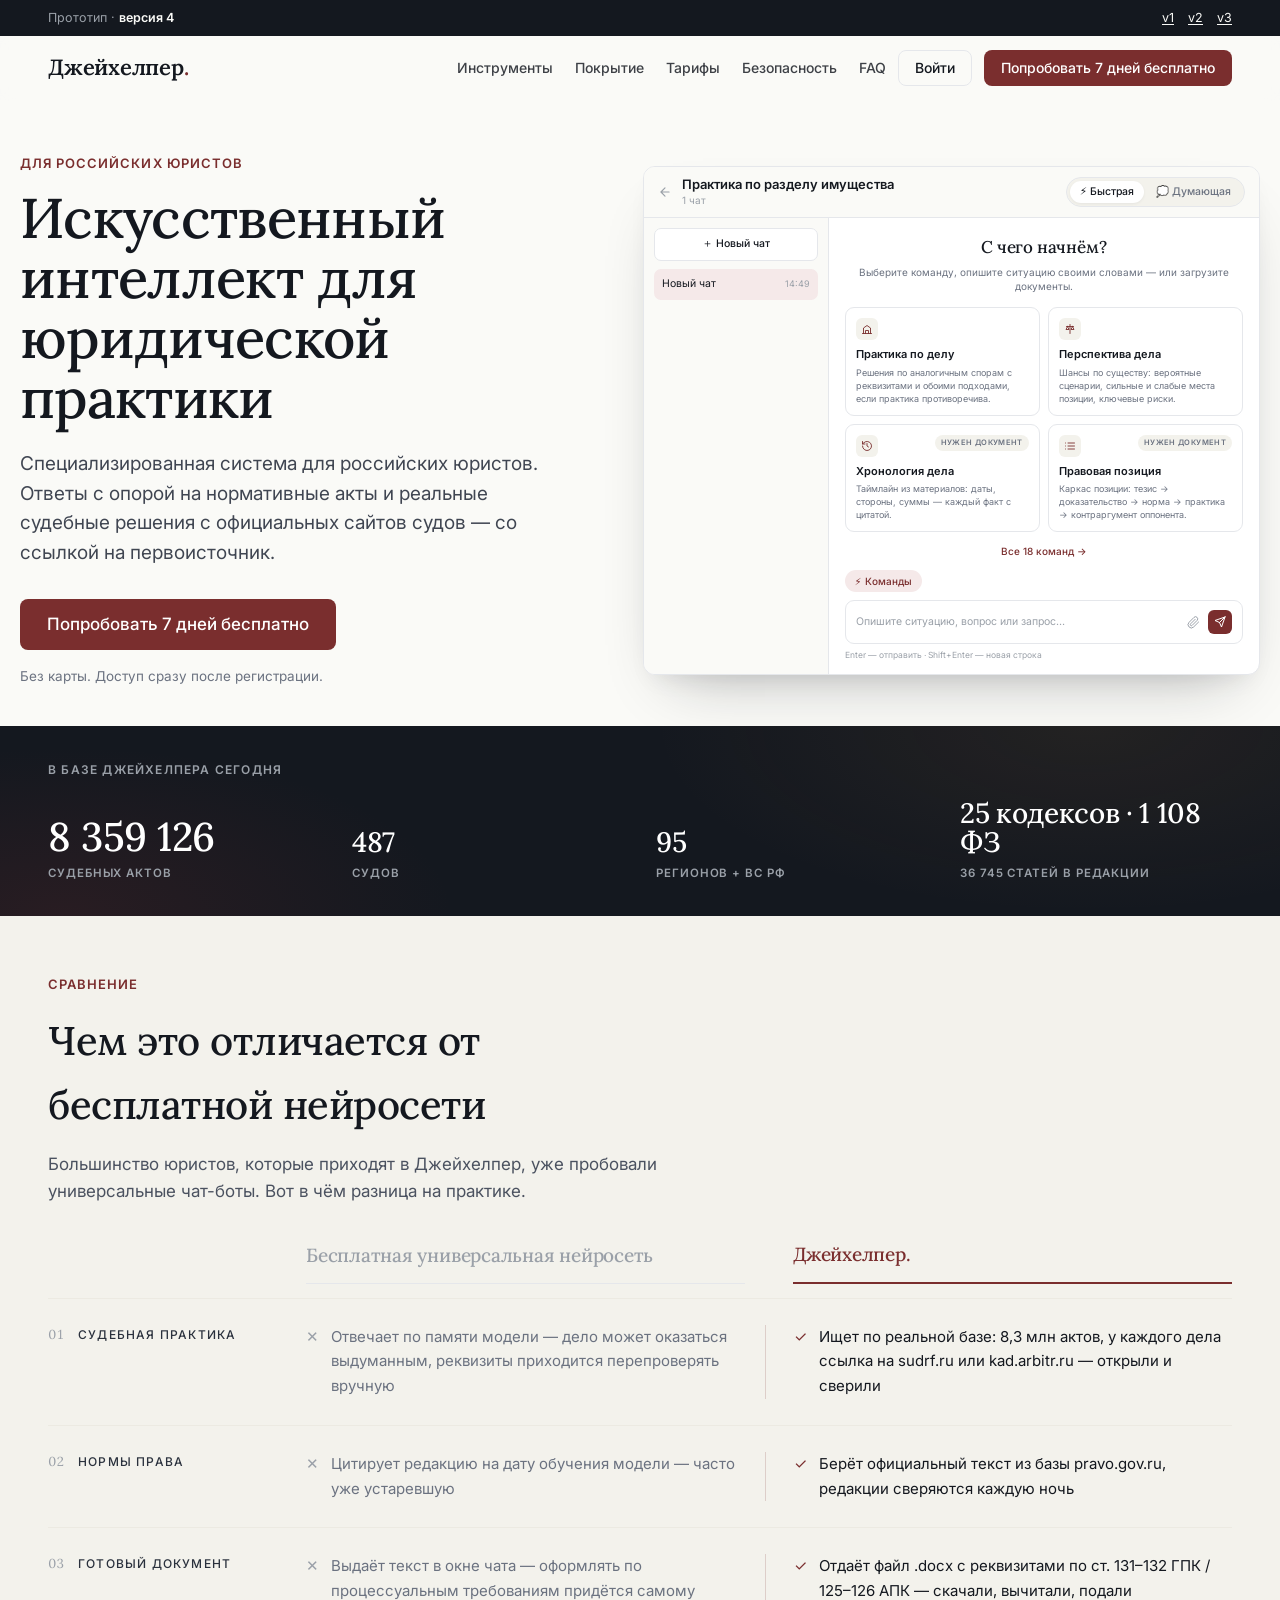
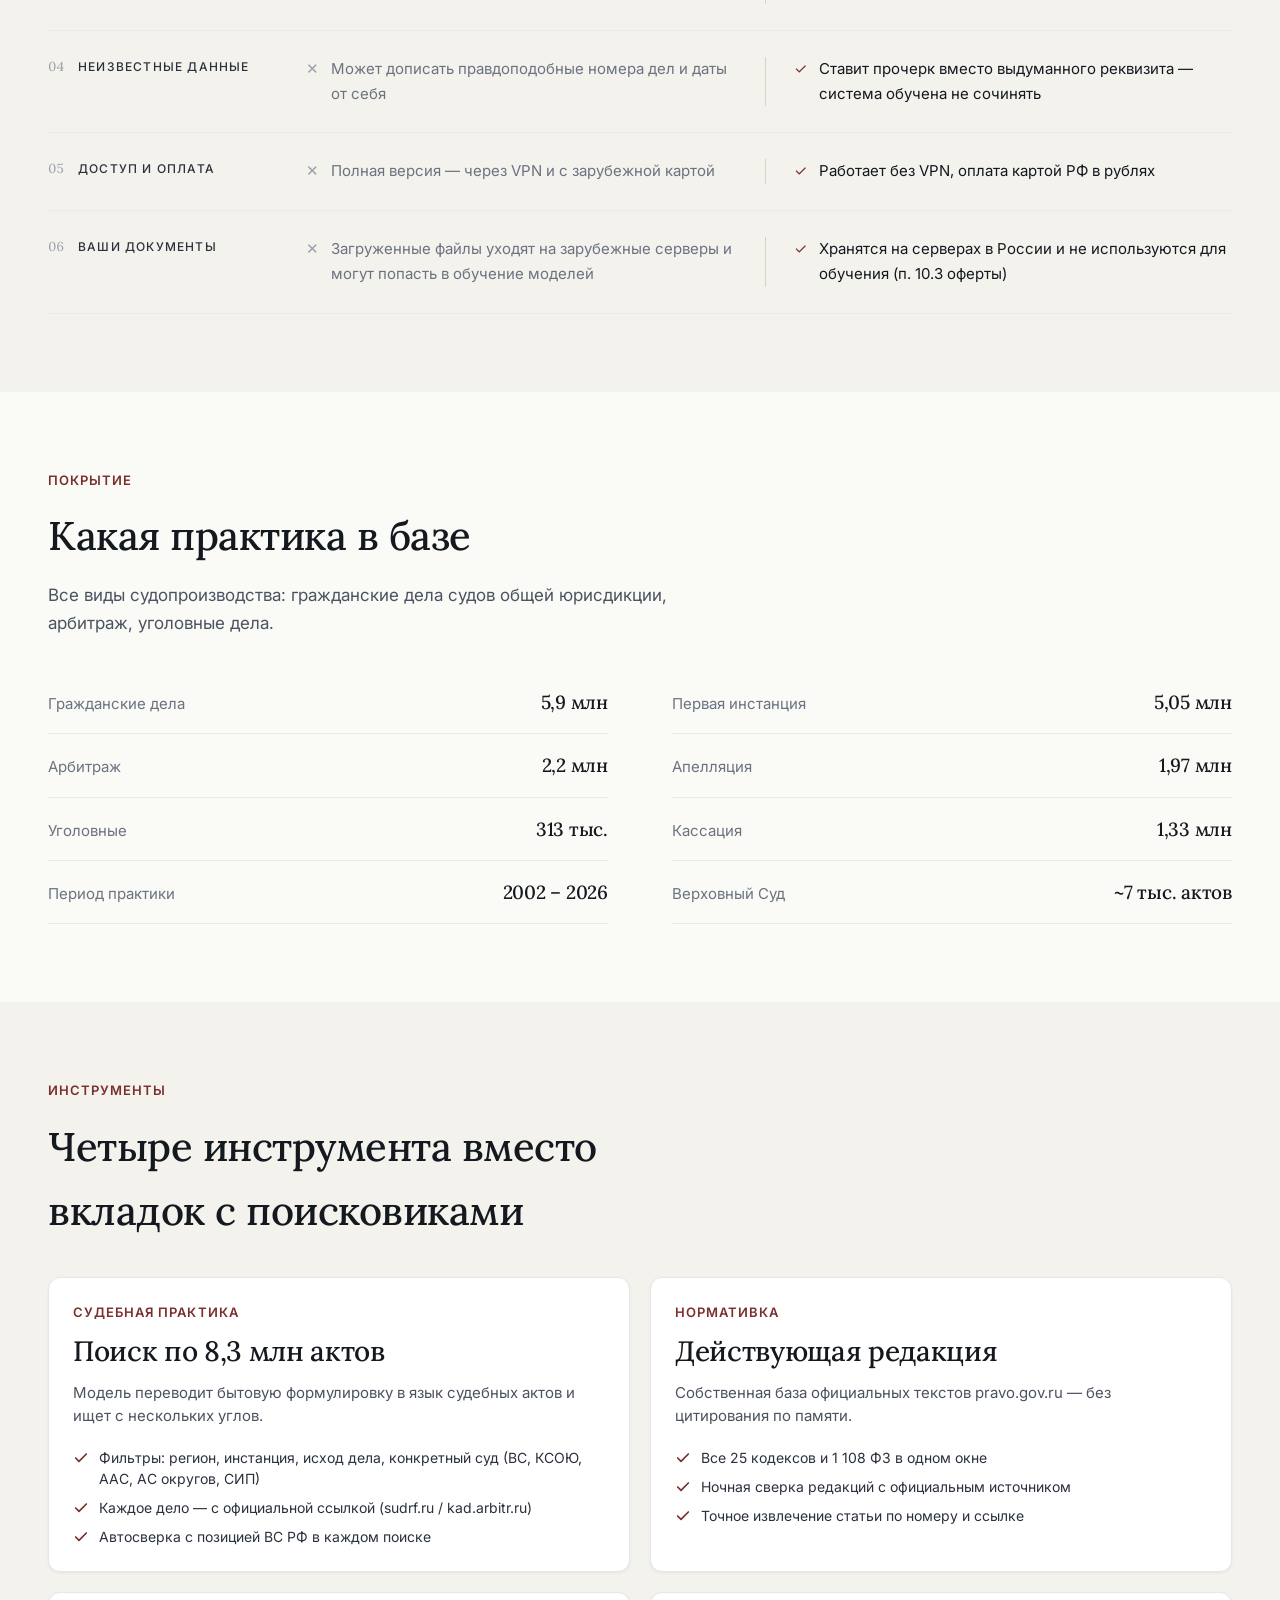
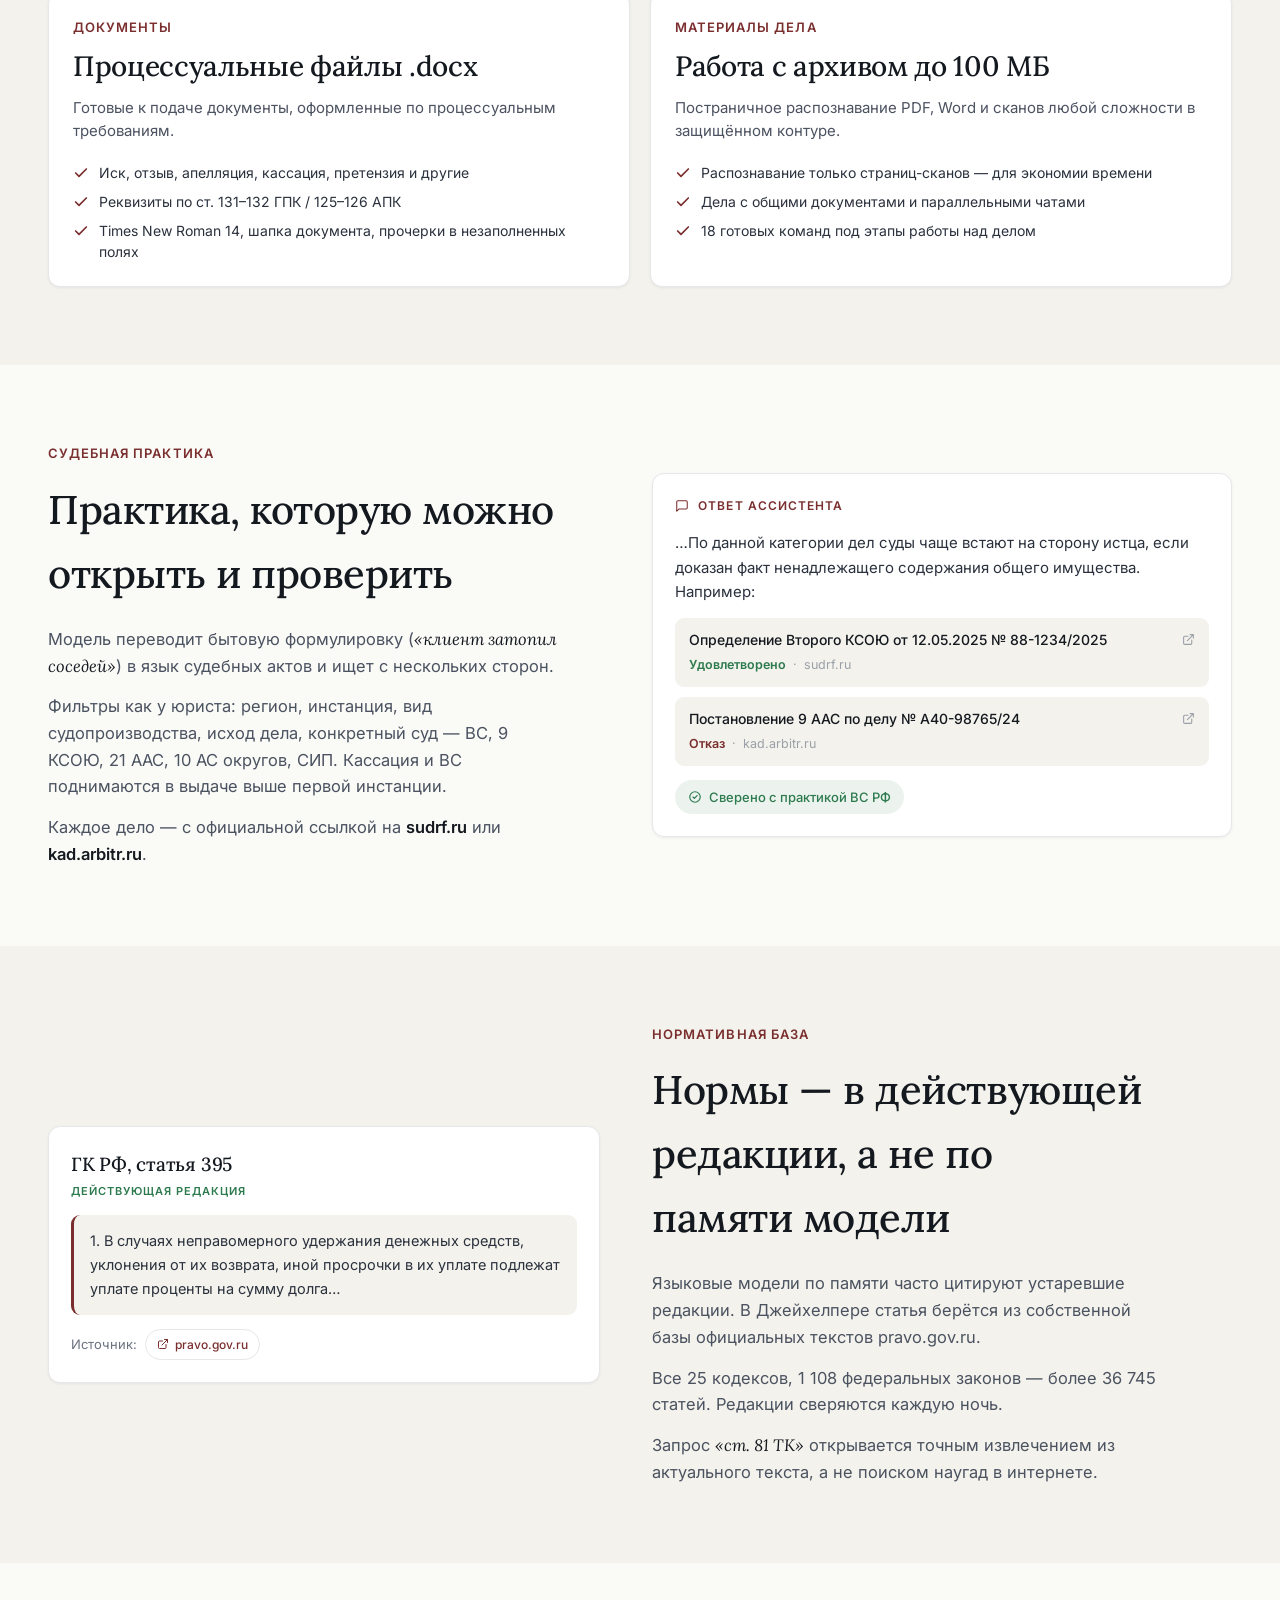
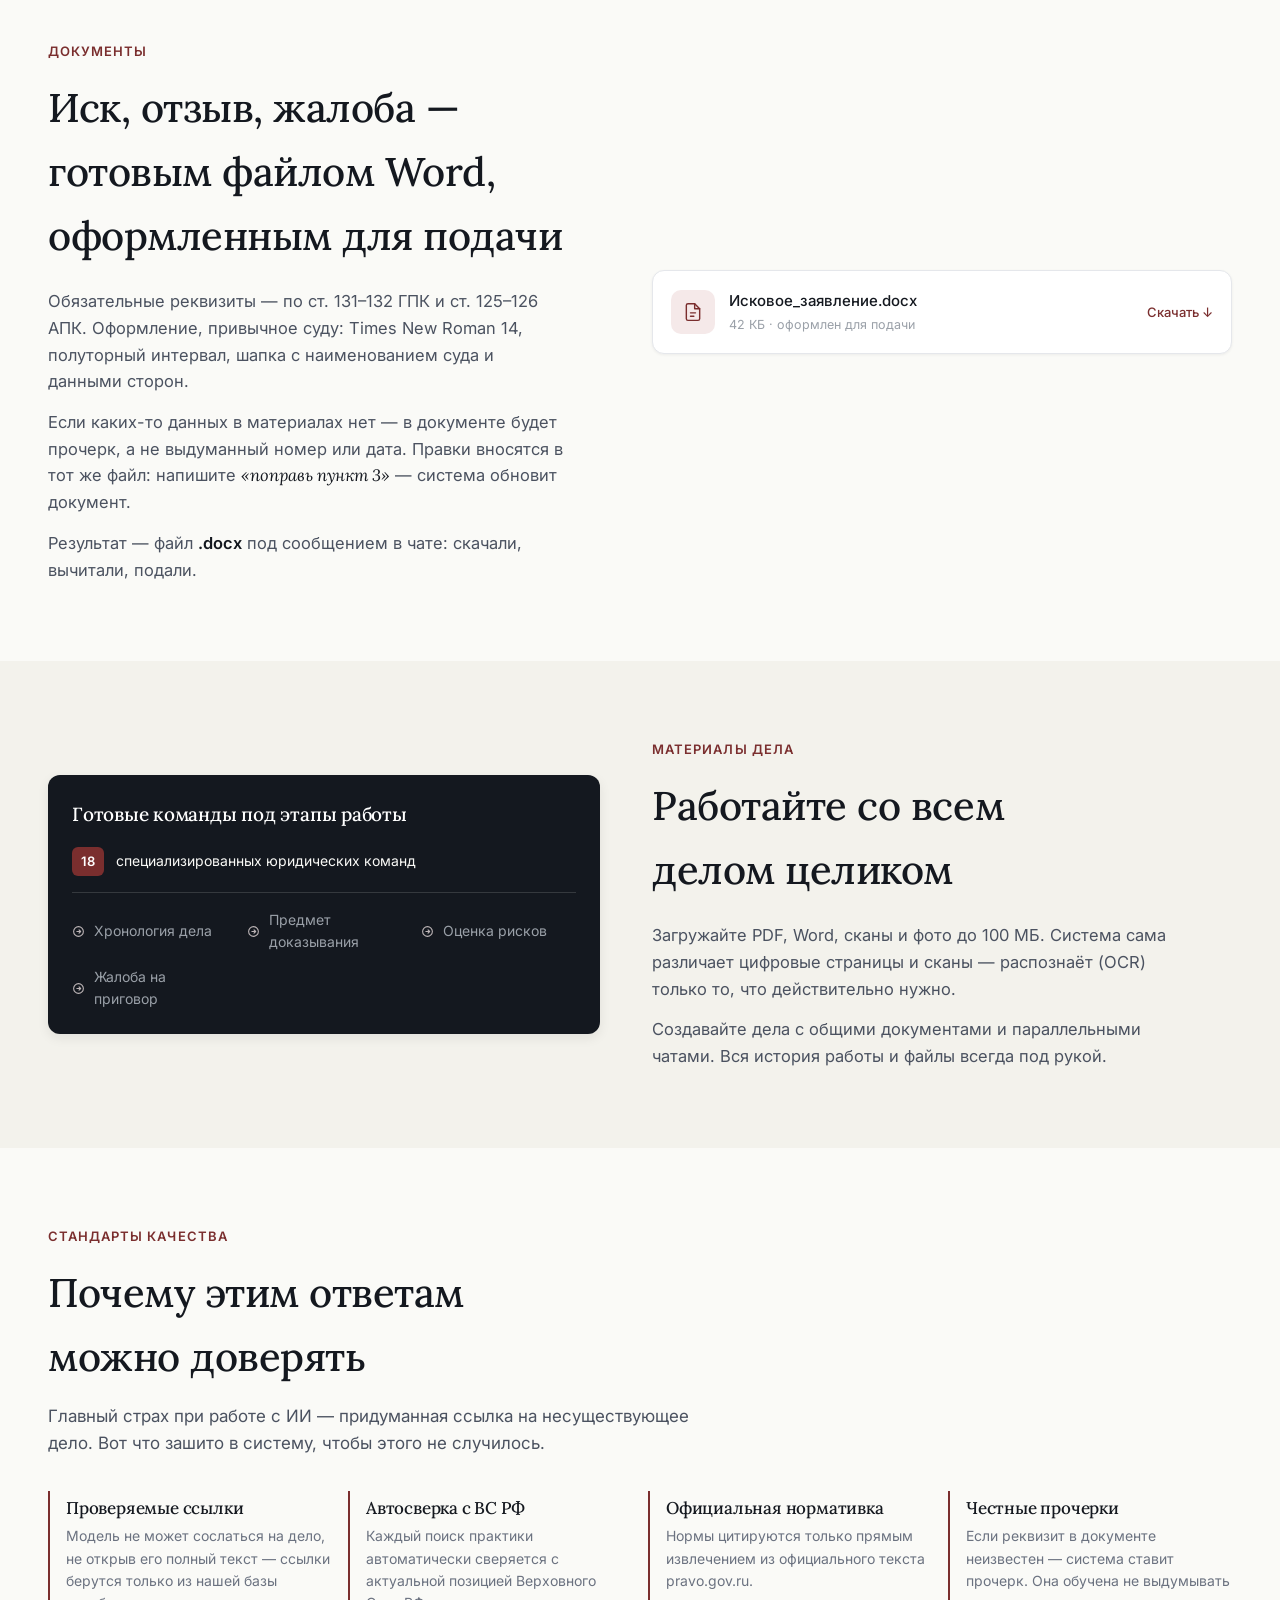
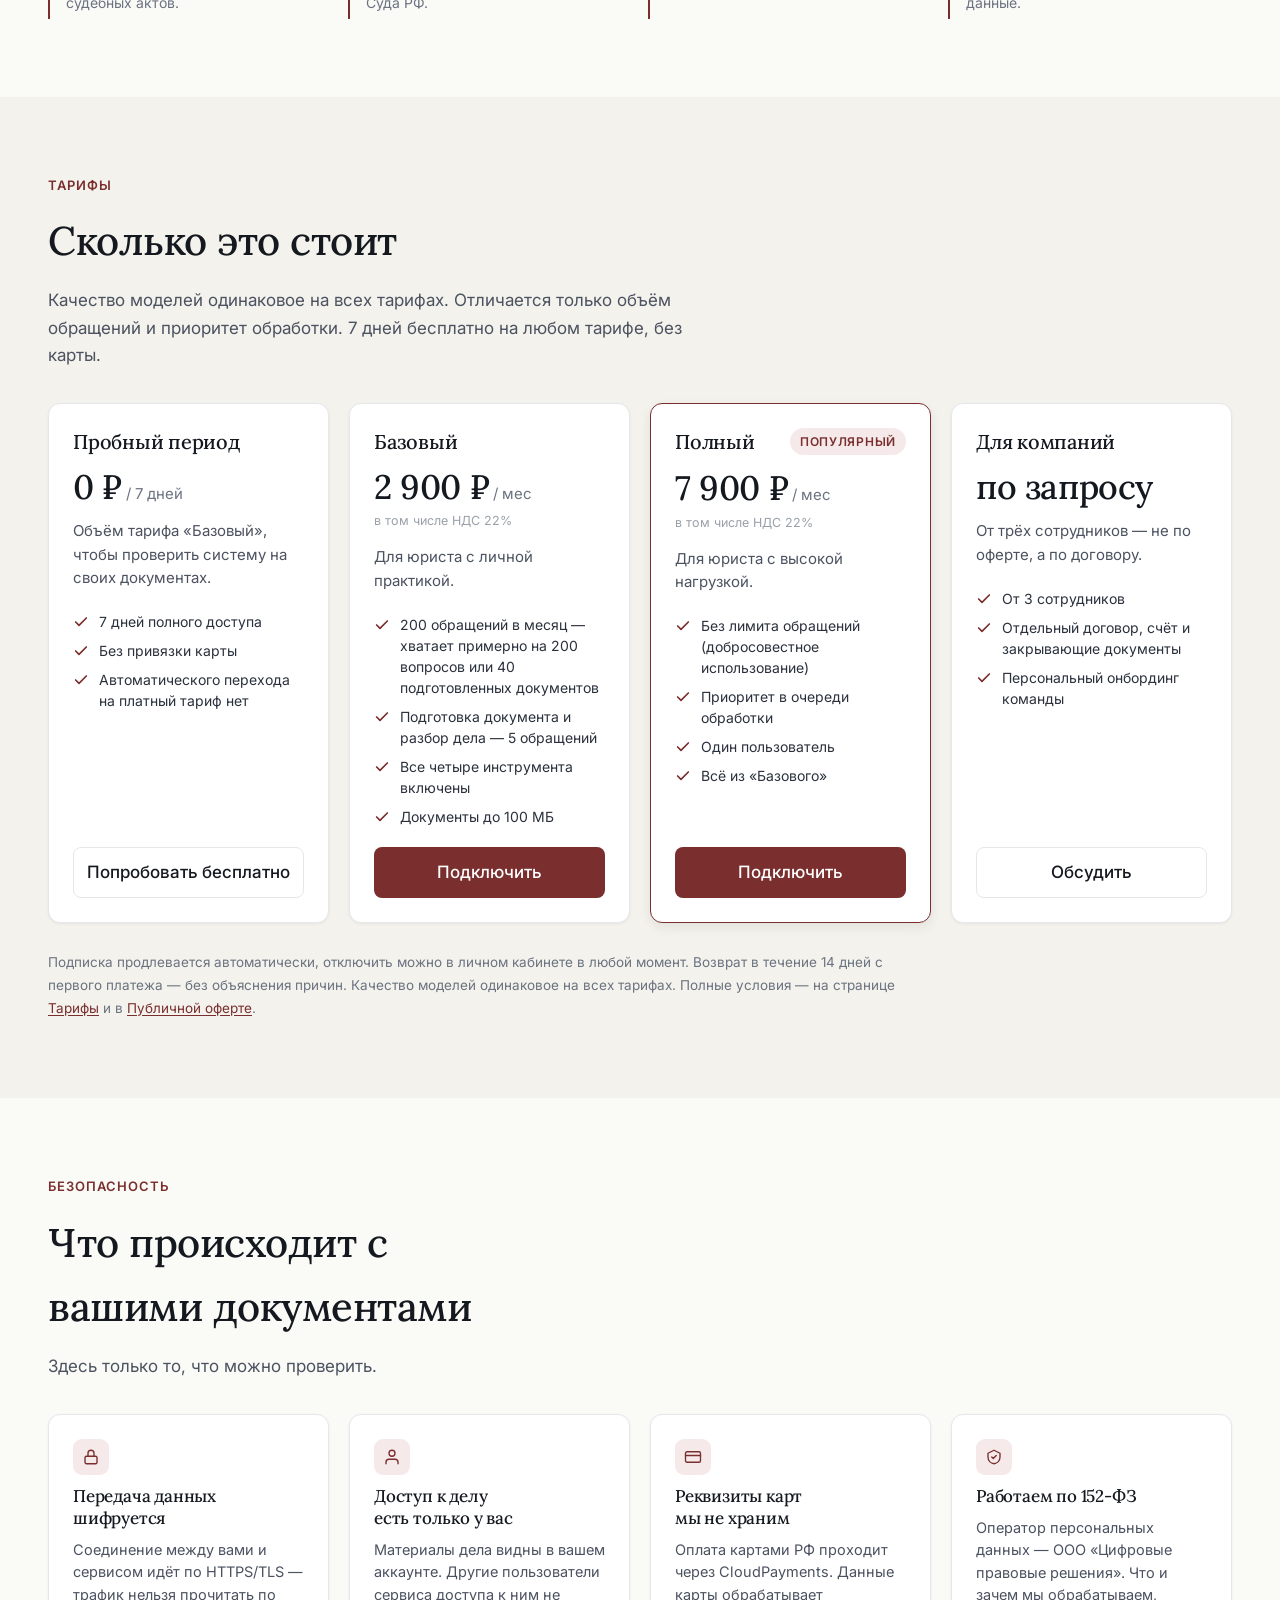
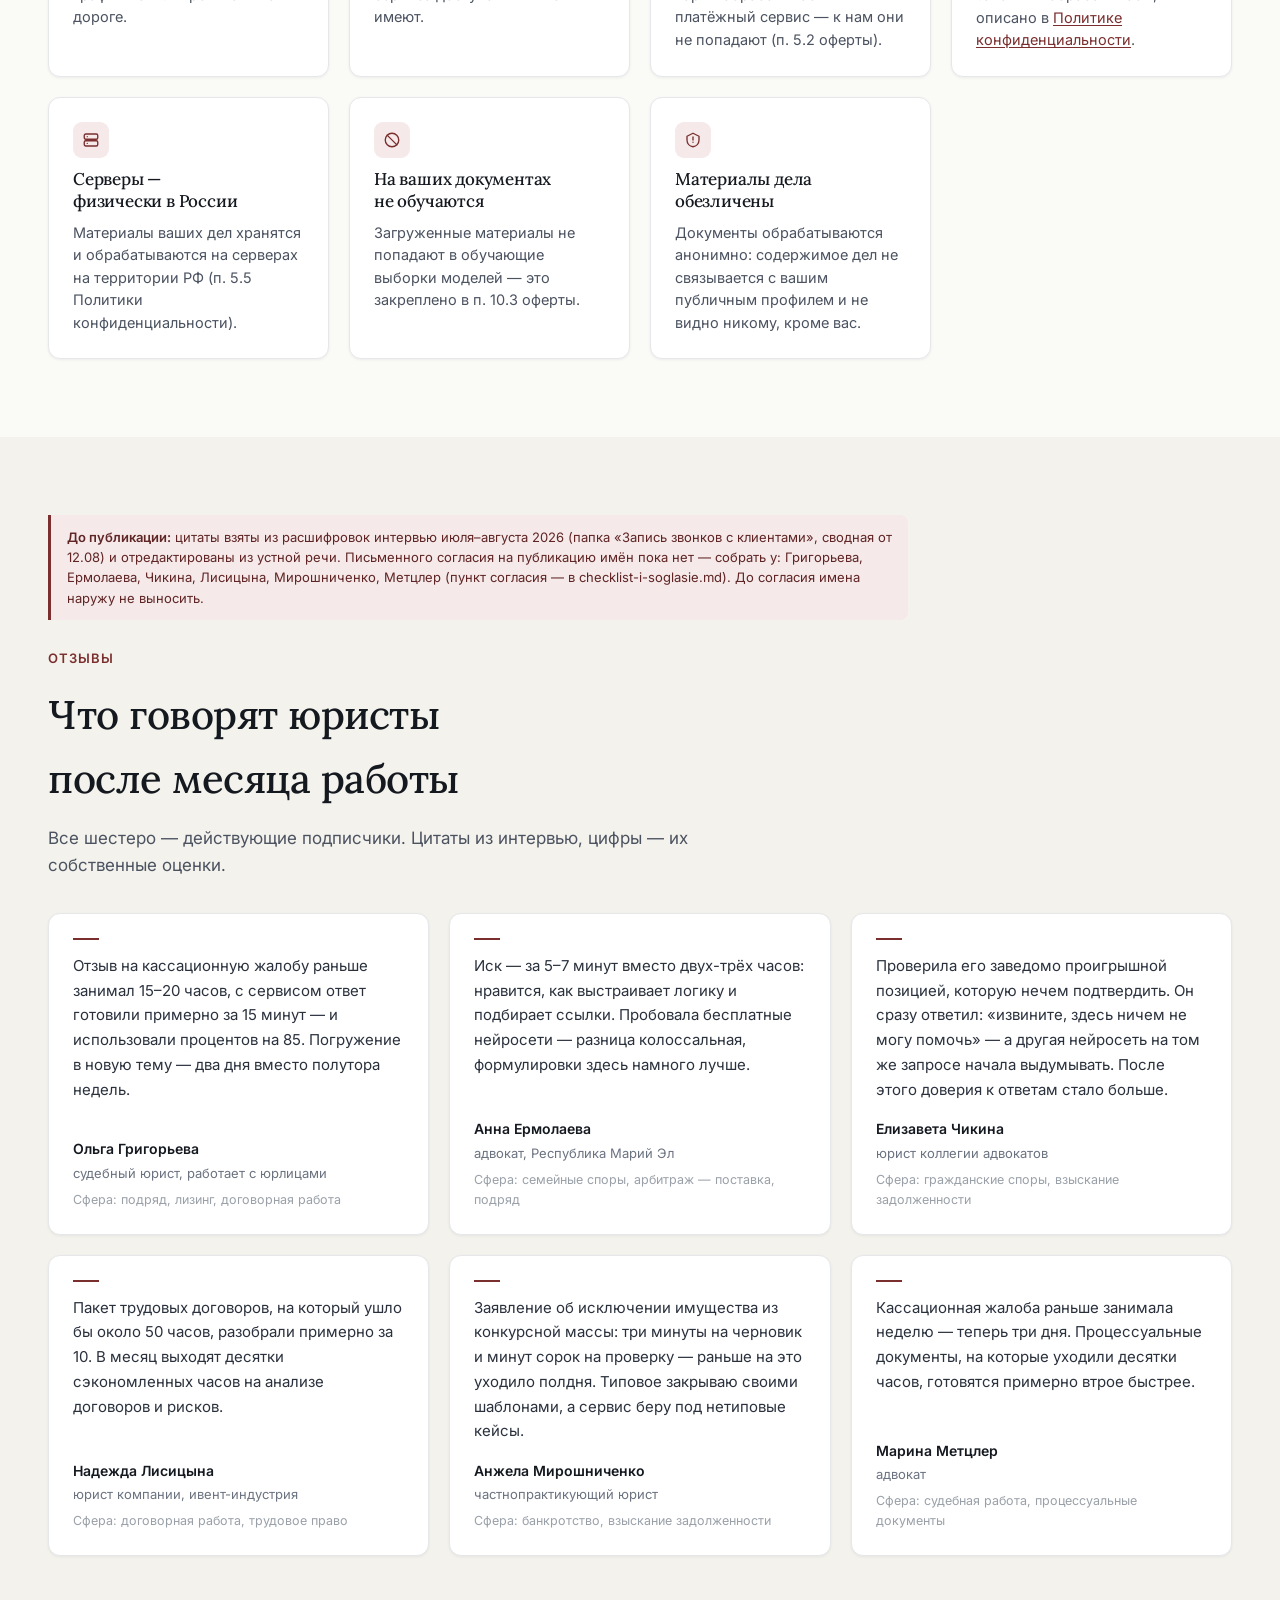
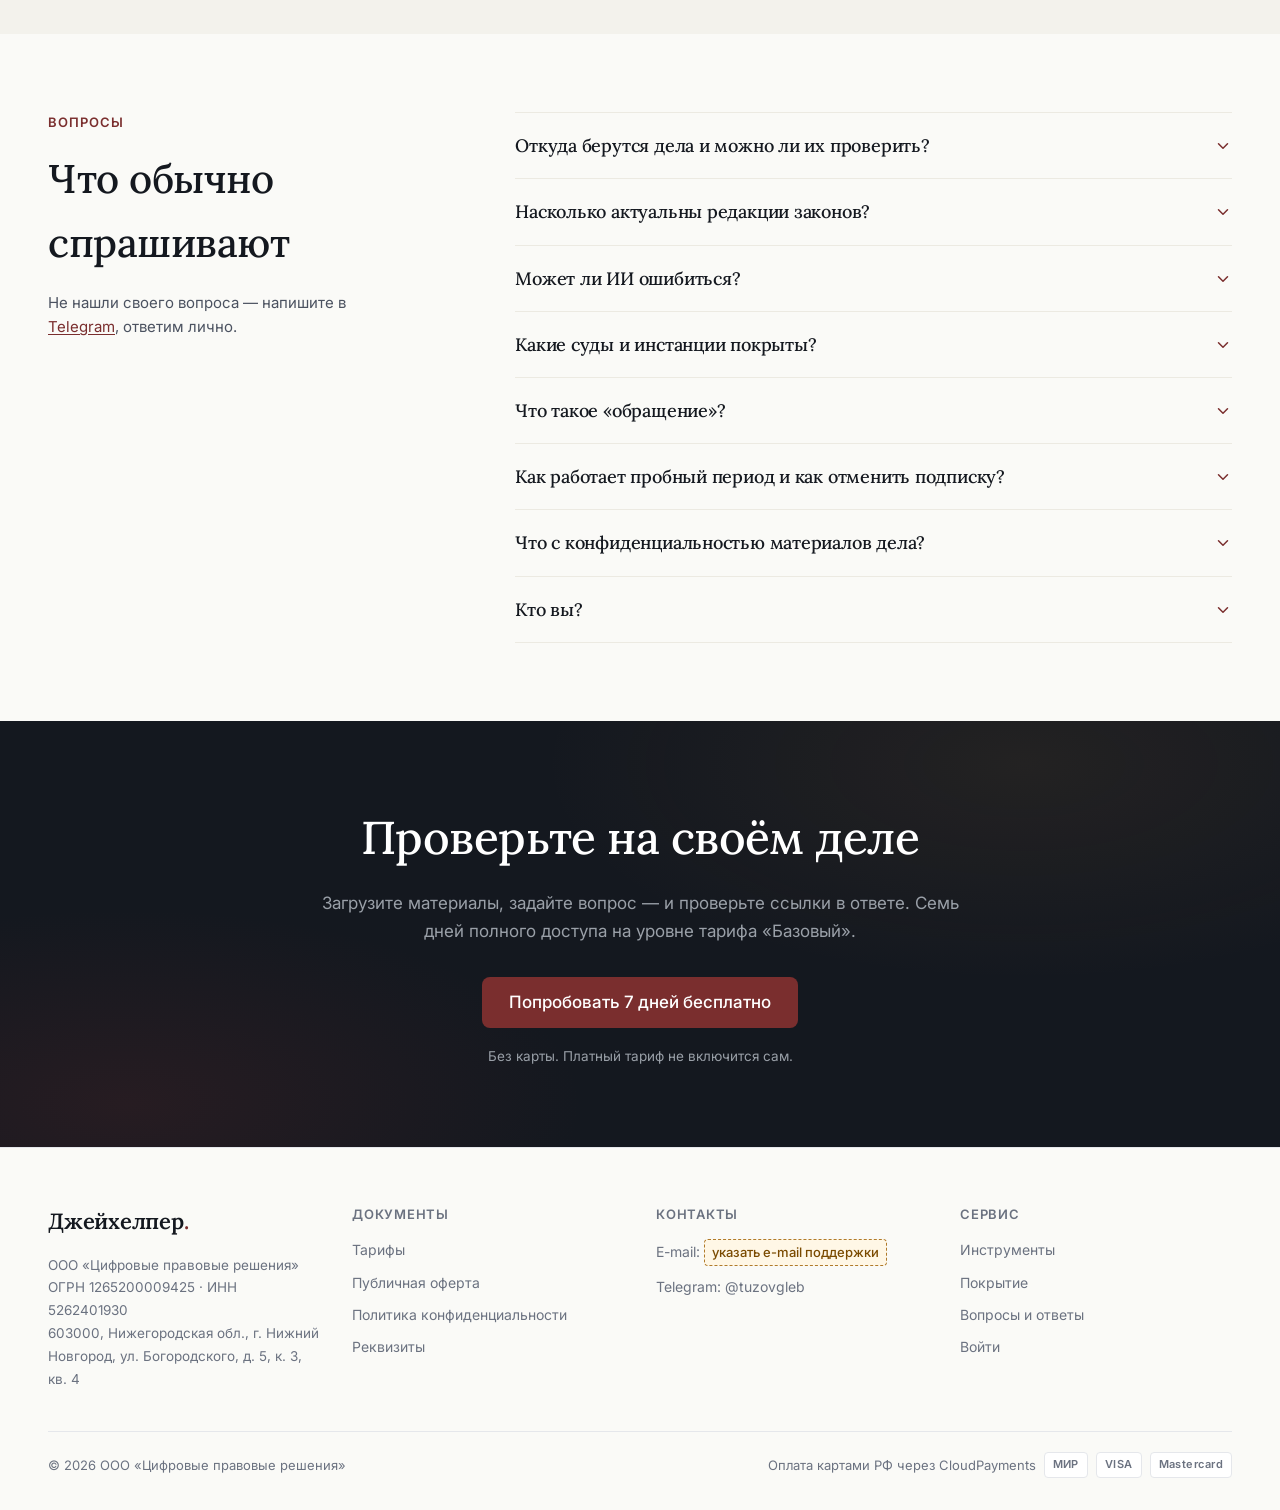
<file: v4/index.html>
<!doctype html>
<html lang="ru">
<head>
<meta charset="utf-8">
<meta name="viewport" content="width=device-width, initial-scale=1, maximum-scale=5, viewport-fit=cover">

<title>Джейхелпер — искусственный интеллект для юридической практики</title>
<meta name="description" content="Специализированная ИИ-система для российских юристов: ответы с опорой на нормативные акты и реальные судебные решения с официальных сайтов судов — со ссылкой на первоисточник. 8,3 млн актов, нормы в действующей редакции с pravo.gov.ru, документы файлом .docx.">
<!-- noindex — только для прототипа на github.io: документы ещё с заглушками.
     На jhelper.ru вернуть: <meta name="robots" content="index, follow"> -->
<meta name="robots" content="noindex, nofollow">
<meta name="author" content="ООО «Цифровые правовые решения»">

<meta property="og:type" content="website">
<meta property="og:locale" content="ru_RU">
<meta property="og:site_name" content="Джейхелпер">
<meta property="og:title" content="Джейхелпер — ИИ для юридической практики">
<meta property="og:description" content="Поиск по 8,3 млн судебных актов с официальными ссылками, нормы в действующей редакции, документы .docx. Каждый ответ можно проверить.">

<link rel="icon" href="data:image/svg+xml;utf8,<svg xmlns='http://www.w3.org/2000/svg' viewBox='0 0 32 32'><rect width='32' height='32' rx='6' fill='%237A2E2E'/><text x='16' y='23' text-anchor='middle' font-family='Georgia,serif' font-size='19' font-weight='600' fill='%23FAFAF7'>Д</text></svg>">

<link rel="preconnect" href="https://fonts.googleapis.com">
<link rel="preconnect" href="https://fonts.gstatic.com" crossorigin>
<link rel="stylesheet" href="https://fonts.googleapis.com/css2?family=Inter:wght@400;500;600;700&family=Lora:ital,wght@0,400;0,500;0,600;1,400;1,500&display=swap">

<link rel="stylesheet" href="../assets/tokens.css">
<link rel="stylesheet" href="../assets/landing.css">
<link rel="stylesheet" href="v4.css">
</head>
<body>

<!-- Переключатель версий — только для согласования, в прод не идёт -->
<div style="background:var(--bg-dark);color:var(--on-dark-muted);font-size:12.5px;padding:8px 0">
  <div class="container-x" style="display:flex;gap:16px;align-items:center;justify-content:space-between;flex-wrap:wrap">
    <span>Прототип · <strong style="color:var(--text-on-dark);font-weight:600">версия 4</strong></span>
    <span style="display:flex;gap:14px"><a href="../v1/" style="color:var(--text-on-dark);text-decoration:underline;text-underline-offset:2px">v1</a><a href="../v2/" style="color:var(--text-on-dark);text-decoration:underline;text-underline-offset:2px">v2</a><a href="../v3/" style="color:var(--text-on-dark);text-decoration:underline;text-underline-offset:2px">v3</a></span>
  </div>
</div>

<!-- ================= ШАПКА ================= -->
<header class="app-header" id="header">
  <div class="container-x app-header-inner">
    <a href="#top" class="logo">Джейхелпер<span class="dot">.</span></a>
    <nav class="nav">
      <div class="nav-links">
        <a href="#tools">Инструменты</a>
        <a href="#coverage">Покрытие</a>
        <a href="#tarify">Тарифы</a>
        <a href="#security">Безопасность</a>
        <a href="#faq">FAQ</a>
      </div>
      <a href="https://jhelper.ru" class="btn btn-secondary btn-sm">Войти</a>
      <a href="#trial" class="btn btn-primary btn-sm">Попробовать 7 дней бесплатно</a>
      <button class="menu-toggle" id="menuToggle" aria-label="Меню" aria-expanded="false">
        <svg width="20" height="20" viewBox="0 0 24 24" fill="none" stroke="currentColor" stroke-width="1.8" stroke-linecap="round"><path d="M4 7h16M4 12h16M4 17h16"/></svg>
      </button>
    </nav>
  </div>
</header>

<div class="mobile-menu" id="mobileMenu">
  <a href="#tools">Инструменты</a>
  <a href="#coverage">Покрытие</a>
  <a href="#tarify">Тарифы</a>
  <a href="#security">Безопасность</a>
  <a href="#faq">FAQ</a>
  <a href="https://jhelper.ru">Войти</a>
  <a href="#trial" class="btn btn-primary">Попробовать 7 дней бесплатно</a>
</div>

<!-- ================= 1. HERO ================= -->
<section class="hero container-x" id="top">
  <div class="hero-grid">

    <div class="hero-copy">
      <div class="sec-eyebrow">для российских юристов</div>
      <h1>Искусственный интеллект для юридической практики</h1>
      <p class="hero-sub">Специализированная система для российских юристов. Ответы с опорой на нормативные акты и реальные судебные решения с официальных сайтов судов — со ссылкой на первоисточник.</p>

      <div class="cta-row">
        <a href="#trial" class="btn btn-primary">Попробовать 7 дней бесплатно</a>
      </div>
      <p class="fineprint" style="margin-top:16px">Без карты. Доступ сразу после регистрации.</p>
    </div>

    <div class="card-x ws" aria-label="Рабочий экран Джейхелпера: выбор команды в деле">
      <div class="ws-top">
        <svg class="ws-back" width="14" height="14" viewBox="0 0 24 24" fill="none" stroke="currentColor" stroke-width="2" stroke-linecap="round" stroke-linejoin="round"><path d="M19 12H5M12 19l-7-7 7-7"/></svg>
        <div>
          <div class="ws-title">Практика по разделу имущества</div>
          <div class="ws-sub">1 чат</div>
        </div>
        <div class="ws-toggle">
          <span class="on">⚡ Быстрая</span>
          <span>💭 Думающая</span>
        </div>
      </div>
      <div class="ws-body">
        <aside class="ws-side">
          <div class="ws-newchat">＋ Новый чат</div>
          <div class="ws-chat"><span>Новый чат</span><span class="when">14:49</span></div>
        </aside>
        <main class="ws-main">
          <div class="ws-h">С чего начнём?</div>
          <div class="ws-lede">Выберите команду, опишите ситуацию своими словами — или загрузите документы.</div>
          <div class="ws-cards">
            <div class="ws-card">
              <div class="ws-card-top"><span class="ws-ico"><svg width="12" height="12" viewBox="0 0 24 24" fill="none" stroke="currentColor" stroke-width="1.8" stroke-linecap="round" stroke-linejoin="round"><path d="M3 21h18M5 21V10l7-5 7 5v11M9 21v-6h6v6"/></svg></span></div>
              <h4>Практика по делу</h4>
              <p>Решения по аналогичным спорам с реквизитами и обоими подходами, если практика противоречива.</p>
            </div>
            <div class="ws-card">
              <div class="ws-card-top"><span class="ws-ico"><svg width="12" height="12" viewBox="0 0 24 24" fill="none" stroke="currentColor" stroke-width="1.8" stroke-linecap="round" stroke-linejoin="round"><path d="M12 3v18M5 7h14M7 7l-3 6h6L7 7zM17 7l-3 6h6l-3-6z"/></svg></span></div>
              <h4>Перспектива дела</h4>
              <p>Шансы по существу: вероятные сценарии, сильные и слабые места позиции, ключевые риски.</p>
            </div>
            <div class="ws-card">
              <div class="ws-card-top"><span class="ws-ico"><svg width="12" height="12" viewBox="0 0 24 24" fill="none" stroke="currentColor" stroke-width="1.8" stroke-linecap="round" stroke-linejoin="round"><path d="M3 12a9 9 0 1 0 3-6.7L3 8"/><path d="M3 3v5h5M12 7v5l3 2"/></svg></span><span class="ws-tag">Нужен документ</span></div>
              <h4>Хронология дела</h4>
              <p>Таймлайн из материалов: даты, стороны, суммы — каждый факт с цитатой.</p>
            </div>
            <div class="ws-card">
              <div class="ws-card-top"><span class="ws-ico"><svg width="12" height="12" viewBox="0 0 24 24" fill="none" stroke="currentColor" stroke-width="1.8" stroke-linecap="round" stroke-linejoin="round"><path d="M8 6h13M8 12h13M8 18h13M3 6h.01M3 12h.01M3 18h.01"/></svg></span><span class="ws-tag">Нужен документ</span></div>
              <h4>Правовая позиция</h4>
              <p>Каркас позиции: тезис → доказательство → норма → практика → контраргумент оппонента.</p>
            </div>
          </div>
          <div class="ws-all">Все 18 команд →</div>
          <div class="ws-compose">
            <span class="ws-chip">⚡ Команды</span>
            <div class="ws-input">
              <span class="ph">Опишите ситуацию, вопрос или запрос…</span>
              <svg width="13" height="13" viewBox="0 0 24 24" fill="none" stroke="currentColor" stroke-width="1.8" stroke-linecap="round" stroke-linejoin="round" style="color:var(--text-muted)"><path d="M21.44 11.05l-9.19 9.19a6 6 0 0 1-8.49-8.49l9.19-9.19a4 4 0 0 1 5.66 5.66l-9.2 9.19a2 2 0 0 1-2.83-2.83l8.49-8.48"/></svg>
              <span class="ws-send"><svg width="12" height="12" viewBox="0 0 24 24" fill="none" stroke="currentColor" stroke-width="2" stroke-linecap="round" stroke-linejoin="round"><path d="M22 2L11 13M22 2l-7 20-4-9-9-4 20-7z"/></svg></span>
            </div>
            <div class="ws-hint">Enter — отправить · Shift+Enter — новая строка</div>
          </div>
        </main>
      </div>
    </div>

  </div>
</section>

<!-- ================= 2. ТЕКУЩИЙ ИНДЕКС ================= -->
<section class="index-band">
  <div class="glow" aria-hidden="true"></div>
  <div class="container-x">
    <div class="index-label">В базе Джейхелпера сегодня</div>
    <div class="index-row">
      <div class="index-item"><span class="n">8 359 126</span><span class="c">судебных актов</span></div>
      <div class="index-item small"><span class="n">487</span><span class="c">судов</span></div>
      <div class="index-item small"><span class="n">95</span><span class="c">регионов + ВС РФ</span></div>
      <div class="index-item small"><span class="n">25 кодексов · 1 108 ФЗ</span><span class="c">36 745 статей в редакции</span></div>
    </div>
  </div>
</section>

<!-- ================= 4а. СРАВНЕНИЕ С БЕСПЛАТНОЙ НЕЙРОСЕТЬЮ ================= -->
<section class="section section-soft" id="vs-free">
  <div class="container-x">
    <div class="sec-eyebrow">Сравнение</div>
    <h2 class="sec-title with-lede">Чем это отличается от бесплатной нейросети</h2>
    <p class="sec-lede">Большинство юристов, которые приходят в Джейхелпер, уже пробовали универсальные чат-боты. Вот в чём разница на практике.</p>

    <div class="vs">
      <div class="vs-hrow">
        <div></div>
        <div class="vs-h vs-free">Бесплатная универсальная нейросеть</div>
        <div class="vs-h vs-ours">Джейхелпер.</div>
      </div>
      <div class="vs-row">
        <div class="vs-c"><span class="vs-num">01</span><span class="vs-lbl">Судебная практика</span></div>
        <div class="vs-f"><span class="m">✕</span><span>Отвечает по памяти модели — дело может оказаться выдуманным, реквизиты приходится перепроверять вручную</span></div>
        <div class="vs-o"><span class="m">✓</span><span>Ищет по реальной базе: 8,3 млн актов, у каждого дела ссылка на sudrf.ru или kad.arbitr.ru — открыли и сверили</span></div>
      </div>
      <div class="vs-row">
        <div class="vs-c"><span class="vs-num">02</span><span class="vs-lbl">Нормы права</span></div>
        <div class="vs-f"><span class="m">✕</span><span>Цитирует редакцию на дату обучения модели — часто уже устаревшую</span></div>
        <div class="vs-o"><span class="m">✓</span><span>Берёт официальный текст из базы pravo.gov.ru, редакции сверяются каждую ночь</span></div>
      </div>
      <div class="vs-row">
        <div class="vs-c"><span class="vs-num">03</span><span class="vs-lbl">Готовый документ</span></div>
        <div class="vs-f"><span class="m">✕</span><span>Выдаёт текст в окне чата — оформлять по процессуальным требованиям придётся самому</span></div>
        <div class="vs-o"><span class="m">✓</span><span>Отдаёт файл .docx с реквизитами по ст. 131–132 ГПК / 125–126 АПК — скачали, вычитали, подали</span></div>
      </div>
      <div class="vs-row">
        <div class="vs-c"><span class="vs-num">04</span><span class="vs-lbl">Неизвестные данные</span></div>
        <div class="vs-f"><span class="m">✕</span><span>Может дописать правдоподобные номера дел и даты от себя</span></div>
        <div class="vs-o"><span class="m">✓</span><span>Ставит прочерк вместо выдуманного реквизита — система обучена не сочинять</span></div>
      </div>
      <div class="vs-row">
        <div class="vs-c"><span class="vs-num">05</span><span class="vs-lbl">Доступ и оплата</span></div>
        <div class="vs-f"><span class="m">✕</span><span>Полная версия — через VPN и с зарубежной картой</span></div>
        <div class="vs-o"><span class="m">✓</span><span>Работает без VPN, оплата картой РФ в рублях</span></div>
      </div>
      <div class="vs-row">
        <div class="vs-c"><span class="vs-num">06</span><span class="vs-lbl">Ваши документы</span></div>
        <div class="vs-f"><span class="m">✕</span><span>Загруженные файлы уходят на зарубежные серверы и могут попасть в обучение моделей</span></div>
        <div class="vs-o"><span class="m">✓</span><span>Хранятся на серверах в России и не используются для обучения (п. 10.3 оферты)</span></div>
      </div>
    </div>
  </div>
</section>

<!-- ================= 4. ПОКРЫТИЕ ================= -->
<section class="section" id="coverage">
  <div class="container-x">
    <div class="sec-eyebrow">Покрытие</div>
    <h2 class="sec-title with-lede">Какая практика в базе</h2>
    <p class="sec-lede">Все виды судопроизводства: гражданские дела судов общей юрисдикции, арбитраж, уголовные дела.</p>

    <div class="coverage">
      <div>
        <div class="cov-row"><span class="k">Гражданские дела</span><span class="v">5,9 млн</span></div>
        <div class="cov-row"><span class="k">Арбитраж</span><span class="v">2,2 млн</span></div>
        <div class="cov-row"><span class="k">Уголовные</span><span class="v">313 тыс.</span></div>
        <div class="cov-row"><span class="k">Период практики</span><span class="v">2002 – 2026</span></div>
      </div>
      <div>
        <div class="cov-row"><span class="k">Первая инстанция</span><span class="v">5,05 млн</span></div>
        <div class="cov-row"><span class="k">Апелляция</span><span class="v">1,97 млн</span></div>
        <div class="cov-row"><span class="k">Кассация</span><span class="v">1,33 млн</span></div>
        <div class="cov-row"><span class="k">Верховный Суд</span><span class="v">~7 тыс. актов</span></div>
      </div>
    </div>

  </div>
</section>

<!-- ================= 3. ИНСТРУМЕНТЫ ================= -->
<section class="section section-soft" id="tools">
  <div class="container-x">
    <div class="sec-eyebrow">Инструменты</div>
    <h2 class="sec-title">Четыре инструмента вместо вкладок с поисковиками</h2>

    <div class="card-grid" style="grid-template-columns:repeat(auto-fit,minmax(min(400px,100%),1fr))">

      <article class="card-x stack-12">
        <div class="sec-eyebrow" style="margin-bottom:0">Судебная практика</div>
        <h3 style="font-size:clamp(22px,2.4vw,28px);line-height:1.2">Поиск по 8,3 млн актов</h3>
        <p class="card-text">Модель переводит бытовую формулировку в язык судебных актов и ищет с нескольких углов.</p>
        <ul class="check-list">
          <li><svg width="16" height="16" viewBox="0 0 24 24" fill="none" stroke="currentColor" stroke-width="2.5" stroke-linecap="round" stroke-linejoin="round"><polyline points="20 6 9 17 4 12"/></svg><span>Фильтры: регион, инстанция, исход дела, конкретный суд (ВС, КСОЮ, ААС, АС округов, СИП)</span></li>
          <li><svg width="16" height="16" viewBox="0 0 24 24" fill="none" stroke="currentColor" stroke-width="2.5" stroke-linecap="round" stroke-linejoin="round"><polyline points="20 6 9 17 4 12"/></svg><span>Каждое дело — с официальной ссылкой (sudrf.ru / kad.arbitr.ru)</span></li>
          <li><svg width="16" height="16" viewBox="0 0 24 24" fill="none" stroke="currentColor" stroke-width="2.5" stroke-linecap="round" stroke-linejoin="round"><polyline points="20 6 9 17 4 12"/></svg><span>Автосверка с позицией ВС РФ в каждом поиске</span></li>
        </ul>
      </article>

      <article class="card-x stack-12">
        <div class="sec-eyebrow" style="margin-bottom:0">Нормативка</div>
        <h3 style="font-size:clamp(22px,2.4vw,28px);line-height:1.2">Действующая редакция</h3>
        <p class="card-text">Собственная база официальных текстов pravo.gov.ru — без цитирования по памяти.</p>
        <ul class="check-list">
          <li><svg width="16" height="16" viewBox="0 0 24 24" fill="none" stroke="currentColor" stroke-width="2.5" stroke-linecap="round" stroke-linejoin="round"><polyline points="20 6 9 17 4 12"/></svg><span>Все 25 кодексов и 1 108 ФЗ в одном окне</span></li>
          <li><svg width="16" height="16" viewBox="0 0 24 24" fill="none" stroke="currentColor" stroke-width="2.5" stroke-linecap="round" stroke-linejoin="round"><polyline points="20 6 9 17 4 12"/></svg><span>Ночная сверка редакций с официальным источником</span></li>
          <li><svg width="16" height="16" viewBox="0 0 24 24" fill="none" stroke="currentColor" stroke-width="2.5" stroke-linecap="round" stroke-linejoin="round"><polyline points="20 6 9 17 4 12"/></svg><span>Точное извлечение статьи по номеру и ссылке</span></li>
        </ul>
      </article>

      <article class="card-x stack-12">
        <div class="sec-eyebrow" style="margin-bottom:0">Документы</div>
        <h3 style="font-size:clamp(22px,2.4vw,28px);line-height:1.2">Процессуальные файлы .docx</h3>
        <p class="card-text">Готовые к подаче документы, оформленные по процессуальным требованиям.</p>
        <ul class="check-list">
          <li><svg width="16" height="16" viewBox="0 0 24 24" fill="none" stroke="currentColor" stroke-width="2.5" stroke-linecap="round" stroke-linejoin="round"><polyline points="20 6 9 17 4 12"/></svg><span>Иск, отзыв, апелляция, кассация, претензия и другие</span></li>
          <li><svg width="16" height="16" viewBox="0 0 24 24" fill="none" stroke="currentColor" stroke-width="2.5" stroke-linecap="round" stroke-linejoin="round"><polyline points="20 6 9 17 4 12"/></svg><span>Реквизиты по ст. 131–132 ГПК / 125–126 АПК</span></li>
          <li><svg width="16" height="16" viewBox="0 0 24 24" fill="none" stroke="currentColor" stroke-width="2.5" stroke-linecap="round" stroke-linejoin="round"><polyline points="20 6 9 17 4 12"/></svg><span>Times New Roman 14, шапка документа, прочерки в незаполненных полях</span></li>
        </ul>
      </article>

      <article class="card-x stack-12">
        <div class="sec-eyebrow" style="margin-bottom:0">Материалы дела</div>
        <h3 style="font-size:clamp(22px,2.4vw,28px);line-height:1.2">Работа с архивом до 100 МБ</h3>
        <p class="card-text">Постраничное распознавание PDF, Word и сканов любой сложности в защищённом контуре.</p>
        <ul class="check-list">
          <li><svg width="16" height="16" viewBox="0 0 24 24" fill="none" stroke="currentColor" stroke-width="2.5" stroke-linecap="round" stroke-linejoin="round"><polyline points="20 6 9 17 4 12"/></svg><span>Распознавание только страниц-сканов — для экономии времени</span></li>
          <li><svg width="16" height="16" viewBox="0 0 24 24" fill="none" stroke="currentColor" stroke-width="2.5" stroke-linecap="round" stroke-linejoin="round"><polyline points="20 6 9 17 4 12"/></svg><span>Дела с общими документами и параллельными чатами</span></li>
          <li><svg width="16" height="16" viewBox="0 0 24 24" fill="none" stroke="currentColor" stroke-width="2.5" stroke-linecap="round" stroke-linejoin="round"><polyline points="20 6 9 17 4 12"/></svg><span>18 готовых команд под этапы работы над делом</span></li>
        </ul>
      </article>

    </div>
  </div>
</section>

<!-- ================= 5. СУДЕБНАЯ ПРАКТИКА ================= -->
<section class="section">
  <div class="container-x">
    <div class="split">
      <div class="split-copy">
        <div class="sec-eyebrow">Судебная практика</div>
        <h2>Практика, которую можно открыть и проверить</h2>
        <p>Модель переводит бытовую формулировку (<em>«клиент затопил соседей»</em>) в язык судебных актов и ищет с нескольких сторон.</p>
        <p>Фильтры как у юриста: регион, инстанция, вид судопроизводства, исход дела, конкретный суд — ВС, 9 КСОЮ, 21 ААС, 10 АС округов, СИП. Кассация и ВС поднимаются в выдаче выше первой инстанции.</p>
        <p>Каждое дело — с официальной ссылкой на <strong>sudrf.ru</strong> или <strong>kad.arbitr.ru</strong>.</p>
      </div>

      <div class="split-visual">
        <div class="card-x answer-card">
          <div class="answer-head">
            <svg width="14" height="14" viewBox="0 0 24 24" fill="none" stroke="currentColor" stroke-width="1.8" stroke-linecap="round" stroke-linejoin="round"><path d="M21 15a2 2 0 0 1-2 2H7l-4 4V5a2 2 0 0 1 2-2h14a2 2 0 0 1 2 2z"/></svg>
            Ответ ассистента
          </div>
          <p class="answer-text">…По данной категории дел суды чаще встают на сторону истца, если доказан факт ненадлежащего содержания общего имущества. Например:</p>

          <span class="case-row">
            <span class="case-top">
              <span class="case-name">Определение Второго КСОЮ от 12.05.2025 № 88-1234/2025</span>
              <svg width="13" height="13" viewBox="0 0 24 24" fill="none" stroke="currentColor" stroke-width="2" stroke-linecap="round" stroke-linejoin="round"><path d="M18 13v6a2 2 0 0 1-2 2H5a2 2 0 0 1-2-2V8a2 2 0 0 1 2-2h6"/><path d="M15 3h6v6M10 14 21 3"/></svg>
            </span>
            <span class="case-meta"><span class="verdict win">Удовлетворено</span>·<span>sudrf.ru</span></span>
          </span>

          <span class="case-row">
            <span class="case-top">
              <span class="case-name">Постановление 9 ААС по делу № А40-98765/24</span>
              <svg width="13" height="13" viewBox="0 0 24 24" fill="none" stroke="currentColor" stroke-width="2" stroke-linecap="round" stroke-linejoin="round"><path d="M18 13v6a2 2 0 0 1-2 2H5a2 2 0 0 1-2-2V8a2 2 0 0 1 2-2h6"/><path d="M15 3h6v6M10 14 21 3"/></svg>
            </span>
            <span class="case-meta"><span class="verdict lose">Отказ</span>·<span>kad.arbitr.ru</span></span>
          </span>

          <span class="checked-pill">
            <svg width="14" height="14" viewBox="0 0 24 24" fill="none" stroke="currentColor" stroke-width="2" stroke-linecap="round" stroke-linejoin="round"><circle cx="12" cy="12" r="9"/><polyline points="8.5 12 11 14.5 15.5 9.5"/></svg>
            Сверено с практикой ВС РФ
          </span>
        </div>
      </div>
    </div>
  </div>
</section>

<!-- ================= 6. НОРМАТИВКА ================= -->
<section class="section section-soft">
  <div class="container-x">
    <div class="split reverse">
      <div class="split-copy">
        <div class="sec-eyebrow">Нормативная база</div>
        <h2>Нормы — в действующей редакции, а не по памяти модели</h2>
        <p>Языковые модели по памяти часто цитируют устаревшие редакции. В Джейхелпере статья берётся из собственной базы официальных текстов pravo.gov.ru.</p>
        <p>Все 25 кодексов, 1 108 федеральных законов — более 36 745 статей. Редакции сверяются каждую ночь.</p>
        <p>Запрос <em>«ст. 81 ТК»</em> открывается точным извлечением из актуального текста, а не поиском наугад в интернете.</p>
      </div>

      <div class="split-visual">
        <div class="card-x law-card">
          <div class="law-title">ГК РФ, статья 395</div>
          <div class="law-badge">Действующая редакция</div>
          <p class="law-text">1. В случаях неправомерного удержания денежных средств, уклонения от их возврата, иной просрочки в их уплате подлежат уплате проценты на сумму долга…</p>
          <div class="law-src">
            Источник:
            <a class="src-chip" href="http://publication.pravo.gov.ru/" target="_blank" rel="noopener">
              <svg width="12" height="12" viewBox="0 0 24 24" fill="none" stroke="currentColor" stroke-width="2" stroke-linecap="round" stroke-linejoin="round"><path d="M18 13v6a2 2 0 0 1-2 2H5a2 2 0 0 1-2-2V8a2 2 0 0 1 2-2h6"/><path d="M15 3h6v6M10 14 21 3"/></svg>
              pravo.gov.ru
            </a>
          </div>
        </div>
      </div>
    </div>
  </div>
</section>

<!-- ================= 7. ДОКУМЕНТЫ ================= -->
<section class="section">
  <div class="container-x">
    <div class="split">
      <div class="split-copy">
        <div class="sec-eyebrow">Документы</div>
        <h2>Иск, отзыв, жалоба — готовым файлом Word, оформленным для подачи</h2>
        <p>Обязательные реквизиты — по ст. 131–132 ГПК и ст. 125–126 АПК. Оформление, привычное суду: Times New Roman 14, полуторный интервал, шапка с наименованием суда и данными сторон.</p>
        <p>Если каких-то данных в материалах нет — в документе будет прочерк, а не выдуманный номер или дата. Правки вносятся в тот же файл: напишите <em>«поправь пункт 3»</em> — система обновит документ.</p>
        <p>Результат — файл <strong>.docx</strong> под сообщением в чате: скачали, вычитали, подали.</p>
      </div>

      <div class="split-visual">
        <div class="card-x file-card">
          <span class="file-ico">
            <svg width="20" height="20" viewBox="0 0 24 24" fill="none" stroke="currentColor" stroke-width="1.7" stroke-linecap="round" stroke-linejoin="round"><path d="M14 2H6a2 2 0 0 0-2 2v16a2 2 0 0 0 2 2h12a2 2 0 0 0 2-2V8z"/><path d="M14 2v6h6"/><path d="M9 13h6M9 17h4"/></svg>
          </span>
          <div>
            <div class="file-name">Исковое_заявление.docx</div>
            <div class="file-meta">42 КБ · оформлен для подачи</div>
          </div>
          <span class="file-dl">Скачать ↓</span>
        </div>
      </div>
    </div>
  </div>
</section>

<!-- ================= 8. МАТЕРИАЛЫ ДЕЛА ================= -->
<section class="section section-soft">
  <div class="container-x">
    <div class="split reverse">
      <div class="split-copy">
        <div class="sec-eyebrow">Материалы дела</div>
        <h2>Работайте со всем делом целиком</h2>
        <p>Загружайте PDF, Word, сканы и фото до 100 МБ. Система сама различает цифровые страницы и сканы — распознаёт (OCR) только то, что действительно нужно.</p>
        <p>Создавайте дела с общими документами и параллельными чатами. Вся история работы и файлы всегда под рукой.</p>
      </div>

      <div class="split-visual">
        <div class="cmd-card">
          <h3>Готовые команды под этапы работы</h3>
          <div class="cmd-count">
            <span class="n">18</span>
            <span class="t">специализированных юридических команд</span>
          </div>
          <ul class="cmd-list">
            <li><svg width="13" height="13" viewBox="0 0 24 24" fill="none" stroke="currentColor" stroke-width="2" stroke-linecap="round" stroke-linejoin="round"><circle cx="12" cy="12" r="9"/><path d="M9 12h6M13 9l3 3-3 3"/></svg>Хронология дела</li>
            <li><svg width="13" height="13" viewBox="0 0 24 24" fill="none" stroke="currentColor" stroke-width="2" stroke-linecap="round" stroke-linejoin="round"><circle cx="12" cy="12" r="9"/><path d="M9 12h6M13 9l3 3-3 3"/></svg>Предмет доказывания</li>
            <li><svg width="13" height="13" viewBox="0 0 24 24" fill="none" stroke="currentColor" stroke-width="2" stroke-linecap="round" stroke-linejoin="round"><circle cx="12" cy="12" r="9"/><path d="M9 12h6M13 9l3 3-3 3"/></svg>Оценка рисков</li>
            <li><svg width="13" height="13" viewBox="0 0 24 24" fill="none" stroke="currentColor" stroke-width="2" stroke-linecap="round" stroke-linejoin="round"><circle cx="12" cy="12" r="9"/><path d="M9 12h6M13 9l3 3-3 3"/></svg>Жалоба на приговор</li>
          </ul>
        </div>
      </div>
    </div>
  </div>
</section>

<!-- ================= 9. СТАНДАРТЫ КАЧЕСТВА ================= -->
<section class="section">
  <div class="container-x">
    <div class="sec-eyebrow">Стандарты качества</div>
    <h2 class="sec-title with-lede">Почему этим ответам можно доверять</h2>
    <p class="sec-lede">Главный страх при работе с ИИ — придуманная ссылка на несуществующее дело. Вот что зашито в систему, чтобы этого не случилось.</p>

    <div class="rules" style="margin-top:0">
      <div class="rule">
        <span class="k">Проверяемые ссылки</span>
        <span class="v">Модель не может сослаться на дело, не открыв его полный текст — ссылки берутся только из нашей базы судебных актов.</span>
      </div>
      <div class="rule">
        <span class="k">Автосверка с ВС РФ</span>
        <span class="v">Каждый поиск практики автоматически сверяется с актуальной позицией Верховного Суда РФ.</span>
      </div>
      <div class="rule">
        <span class="k">Официальная нормативка</span>
        <span class="v">Нормы цитируются только прямым извлечением из официального текста pravo.gov.ru.</span>
      </div>
      <div class="rule">
        <span class="k">Честные прочерки</span>
        <span class="v">Если реквизит в документе неизвестен — система ставит прочерк. Она обучена не выдумывать данные.</span>
      </div>
    </div>
  </div>
</section>

<!-- ================= 10. ТАРИФЫ ================= -->
<section class="section section-soft" id="tarify">
  <div class="container-x">
    <div class="sec-eyebrow">Тарифы</div>
    <h2 class="sec-title with-lede">Сколько это стоит</h2>
    <p class="sec-lede">Качество моделей одинаковое на всех тарифах. Отличается только объём обращений и приоритет обработки. 7 дней бесплатно на любом тарифе, без карты.</p>

    <div class="card-grid">

      <article class="card-x plan">
        <div class="plan-head"><h3 class="plan-name">Пробный период</h3></div>
        <div class="plan-price">0 ₽<span class="per"> / 7 дней</span></div>
        <p class="plan-desc">Объём тарифа «Базовый», чтобы проверить систему на своих документах.</p>
        <ul class="check-list">
          <li><svg width="16" height="16" viewBox="0 0 24 24" fill="none" stroke="currentColor" stroke-width="2.5" stroke-linecap="round" stroke-linejoin="round"><polyline points="20 6 9 17 4 12"/></svg><span>7 дней полного доступа</span></li>
          <li><svg width="16" height="16" viewBox="0 0 24 24" fill="none" stroke="currentColor" stroke-width="2.5" stroke-linecap="round" stroke-linejoin="round"><polyline points="20 6 9 17 4 12"/></svg><span>Без привязки карты</span></li>
          <li><svg width="16" height="16" viewBox="0 0 24 24" fill="none" stroke="currentColor" stroke-width="2.5" stroke-linecap="round" stroke-linejoin="round"><polyline points="20 6 9 17 4 12"/></svg><span>Автоматического перехода на платный тариф нет</span></li>
        </ul>
        <a href="#trial" class="btn btn-secondary btn-block">Попробовать бесплатно</a>
      </article>

      <article class="card-x plan">
        <div class="plan-head"><h3 class="plan-name">Базовый</h3></div>
        <div class="plan-price">2 900 ₽<span class="per"> / мес</span></div>
        <div class="plan-vat">в том числе НДС 22%</div>
        <p class="plan-desc">Для юриста с личной практикой.</p>
        <ul class="check-list">
          <li><svg width="16" height="16" viewBox="0 0 24 24" fill="none" stroke="currentColor" stroke-width="2.5" stroke-linecap="round" stroke-linejoin="round"><polyline points="20 6 9 17 4 12"/></svg><span>200 обращений в месяц — хватает примерно на 200 вопросов или 40 подготовленных документов</span></li>
          <li><svg width="16" height="16" viewBox="0 0 24 24" fill="none" stroke="currentColor" stroke-width="2.5" stroke-linecap="round" stroke-linejoin="round"><polyline points="20 6 9 17 4 12"/></svg><span>Подготовка документа и разбор дела — 5 обращений</span></li>
          <li><svg width="16" height="16" viewBox="0 0 24 24" fill="none" stroke="currentColor" stroke-width="2.5" stroke-linecap="round" stroke-linejoin="round"><polyline points="20 6 9 17 4 12"/></svg><span>Все четыре инструмента включены</span></li>
          <li><svg width="16" height="16" viewBox="0 0 24 24" fill="none" stroke="currentColor" stroke-width="2.5" stroke-linecap="round" stroke-linejoin="round"><polyline points="20 6 9 17 4 12"/></svg><span>Документы до 100 МБ</span></li>
        </ul>
        <a href="#pay" class="btn btn-primary btn-block">Подключить</a>
      </article>

      <article class="card-x plan plan-featured">
        <div class="plan-head">
          <h3 class="plan-name">Полный</h3>
          <span class="badge">Популярный</span>
        </div>
        <div class="plan-price">7 900 ₽<span class="per"> / мес</span></div>
        <div class="plan-vat">в том числе НДС 22%</div>
        <p class="plan-desc">Для юриста с высокой нагрузкой.</p>
        <ul class="check-list">
          <li><svg width="16" height="16" viewBox="0 0 24 24" fill="none" stroke="currentColor" stroke-width="2.5" stroke-linecap="round" stroke-linejoin="round"><polyline points="20 6 9 17 4 12"/></svg><span>Без лимита обращений (добросовестное использование)</span></li>
          <li><svg width="16" height="16" viewBox="0 0 24 24" fill="none" stroke="currentColor" stroke-width="2.5" stroke-linecap="round" stroke-linejoin="round"><polyline points="20 6 9 17 4 12"/></svg><span>Приоритет в очереди обработки</span></li>
          <li><svg width="16" height="16" viewBox="0 0 24 24" fill="none" stroke="currentColor" stroke-width="2.5" stroke-linecap="round" stroke-linejoin="round"><polyline points="20 6 9 17 4 12"/></svg><span>Один пользователь</span></li>
          <li><svg width="16" height="16" viewBox="0 0 24 24" fill="none" stroke="currentColor" stroke-width="2.5" stroke-linecap="round" stroke-linejoin="round"><polyline points="20 6 9 17 4 12"/></svg><span>Всё из «Базового»</span></li>
        </ul>
        <a href="#pay" class="btn btn-primary btn-block">Подключить</a>
      </article>

      <article class="card-x plan">
        <div class="plan-head"><h3 class="plan-name">Для компаний</h3></div>
        <div class="plan-price">по запросу</div>
        <p class="plan-desc">От трёх сотрудников — не по оферте, а по договору.</p>
        <ul class="check-list">
          <li><svg width="16" height="16" viewBox="0 0 24 24" fill="none" stroke="currentColor" stroke-width="2.5" stroke-linecap="round" stroke-linejoin="round"><polyline points="20 6 9 17 4 12"/></svg><span>От 3 сотрудников</span></li>
          <li><svg width="16" height="16" viewBox="0 0 24 24" fill="none" stroke="currentColor" stroke-width="2.5" stroke-linecap="round" stroke-linejoin="round"><polyline points="20 6 9 17 4 12"/></svg><span>Отдельный договор, счёт и закрывающие документы</span></li>
          <li><svg width="16" height="16" viewBox="0 0 24 24" fill="none" stroke="currentColor" stroke-width="2.5" stroke-linecap="round" stroke-linejoin="round"><polyline points="20 6 9 17 4 12"/></svg><span>Персональный онбординг команды</span></li>
        </ul>
        <a href="#contact" class="btn btn-secondary btn-block">Обсудить</a>
      </article>

    </div>

    <p class="pricing-fineprint">
      Подписка продлевается автоматически, отключить можно в личном кабинете в любой момент.
      Возврат в течение 14 дней с первого платежа — без объяснения причин.
      Качество моделей одинаковое на всех тарифах.
      Полные условия — на странице <a href="../tarify/">Тарифы</a> и в <a href="../oferta/">Публичной оферте</a>.
    </p>
  </div>
</section>

<!-- ================= 11. БЕЗОПАСНОСТЬ ================= -->
<section class="section" id="security">
  <div class="container-x">
    <div class="sec-eyebrow">Безопасность</div>
    <h2 class="sec-title with-lede">Что происходит с вашими документами</h2>
    <p class="sec-lede">Здесь только то, что можно проверить.</p>

    <div class="card-grid">
      <article class="card-x sec-item">
        <span class="sec-icon"><svg width="18" height="18" viewBox="0 0 24 24" fill="none" stroke="currentColor" stroke-width="1.8" stroke-linecap="round" stroke-linejoin="round"><rect x="4" y="11" width="16" height="10" rx="2"/><path d="M8 11V7a4 4 0 0 1 8 0v4"/></svg></span>
        <h3>Передача данных шифруется</h3>
        <p>Соединение между вами и сервисом идёт по HTTPS/TLS — трафик нельзя прочитать по дороге.</p>
      </article>

      <article class="card-x sec-item">
        <span class="sec-icon"><svg width="18" height="18" viewBox="0 0 24 24" fill="none" stroke="currentColor" stroke-width="1.8" stroke-linecap="round" stroke-linejoin="round"><path d="M20 21v-2a4 4 0 0 0-4-4H8a4 4 0 0 0-4 4v2"/><circle cx="12" cy="7" r="4"/></svg></span>
        <h3>Доступ к делу есть только у вас</h3>
        <p>Материалы дела видны в вашем аккаунте. Другие пользователи сервиса доступа к ним не имеют.</p>
      </article>

      <article class="card-x sec-item">
        <span class="sec-icon"><svg width="18" height="18" viewBox="0 0 24 24" fill="none" stroke="currentColor" stroke-width="1.8" stroke-linecap="round" stroke-linejoin="round"><rect x="2" y="5" width="20" height="14" rx="2"/><path d="M2 10h20"/></svg></span>
        <h3>Реквизиты карт мы не храним</h3>
        <p>Оплата картами РФ проходит через CloudPayments. Данные карты обрабатывает платёжный сервис — к нам они не попадают (п. 5.2 оферты).</p>
      </article>

      <article class="card-x sec-item">
        <span class="sec-icon"><svg width="18" height="18" viewBox="0 0 24 24" fill="none" stroke="currentColor" stroke-width="1.8" stroke-linecap="round" stroke-linejoin="round"><path d="M12 3l8 4v5c0 5-3.5 8.5-8 9-4.5-.5-8-4-8-9V7l8-4z"/><path d="M9 12l2 2 4-4"/></svg></span>
        <h3>Работаем по 152-ФЗ</h3>
        <p>Оператор персональных данных — ООО «Цифровые правовые решения». Что и зачем мы обрабатываем, описано в <a href="../privacy/" style="color:var(--brand-accent);text-decoration:underline;text-underline-offset:2px">Политике конфиденциальности</a>.</p>
      </article>

      <article class="card-x sec-item">
        <span class="sec-icon"><svg width="18" height="18" viewBox="0 0 24 24" fill="none" stroke="currentColor" stroke-width="1.8" stroke-linecap="round" stroke-linejoin="round"><rect x="3" y="4" width="18" height="7" rx="2"/><rect x="3" y="13" width="18" height="7" rx="2"/><path d="M7 7.5h.01M7 16.5h.01"/></svg></span>
        <h3>Серверы — физически в России</h3>
        <p>Материалы ваших дел хранятся и обрабатываются на серверах на территории РФ (п. 5.5 Политики конфиденциальности).</p>
      </article>

      <article class="card-x sec-item">
        <span class="sec-icon"><svg width="18" height="18" viewBox="0 0 24 24" fill="none" stroke="currentColor" stroke-width="1.8" stroke-linecap="round" stroke-linejoin="round"><circle cx="12" cy="12" r="9"/><path d="M5.5 5.5l13 13"/></svg></span>
        <h3>На ваших документах не обучаются</h3>
        <p>Загруженные материалы не попадают в обучающие выборки моделей — это закреплено в п. 10.3 оферты.</p>
      </article>

      <article class="card-x sec-item">
        <span class="sec-icon"><svg width="18" height="18" viewBox="0 0 24 24" fill="none" stroke="currentColor" stroke-width="1.8" stroke-linecap="round" stroke-linejoin="round"><path d="M12 3l8 4v5c0 5-3.5 8.5-8 9-4.5-.5-8-4-8-9V7l8-4z"/><path d="M12 8v4M12 15h.01"/></svg></span>
        <h3>Материалы дела обезличены</h3>
        <p>Документы обрабатываются анонимно: содержимое дел не связывается с вашим публичным профилем и не видно никому, кроме вас.</p>
      </article>
    </div>
  </div>
</section>

<!-- ================= 12. ОТЗЫВЫ ================= -->
<section class="section section-soft" id="reviews">
  <div class="container-x">

    <div class="note">
      <strong>До публикации:</strong> цитаты взяты из расшифровок интервью июля–августа 2026 (папка «Запись звонков с клиентами», сводная от 12.08) и отредактированы из устной речи. Письменного согласия на публикацию имён пока нет — собрать у: Григорьева, Ермолаева, Чикина, Лисицына, Мирошниченко, Метцлер (пункт согласия — в checklist-i-soglasie.md). До согласия имена наружу не выносить.
    </div>

    <div class="sec-eyebrow">Отзывы</div>
    <h2 class="sec-title with-lede">Что говорят юристы после месяца работы</h2>
    <p class="sec-lede">Все шестеро — действующие подписчики. Цитаты из интервью, цифры — их собственные оценки.</p>

    <div class="card-grid" style="grid-template-columns:repeat(auto-fit,minmax(min(340px,100%),1fr))">

      <article class="card-x review">
        <p class="review-quote">Отзыв на кассационную жалобу раньше занимал 15–20 часов, с сервисом ответ готовили примерно за 15 минут — и использовали процентов на 85. Погружение в новую тему — два дня вместо полутора недель.</p>
        <div>
          <div class="review-author">Ольга Григорьева</div>
          <div class="review-role">судебный юрист, работает с юрлицами</div>
          <div class="review-field">Сфера: подряд, лизинг, договорная работа</div>
        </div>
      </article>

      <article class="card-x review">
        <p class="review-quote">Иск — за 5–7 минут вместо двух-трёх часов: нравится, как выстраивает логику и подбирает ссылки. Пробовала бесплатные нейросети — разница колоссальная, формулировки здесь намного лучше.</p>
        <div>
          <div class="review-author">Анна Ермолаева</div>
          <div class="review-role">адвокат, Республика Марий Эл</div>
          <div class="review-field">Сфера: семейные споры, арбитраж — поставка, подряд</div>
        </div>
      </article>

      <article class="card-x review">
        <p class="review-quote">Проверила его заведомо проигрышной позицией, которую нечем подтвердить. Он сразу ответил: «извините, здесь ничем не могу помочь» — а другая нейросеть на том же запросе начала выдумывать. После этого доверия к ответам стало больше.</p>
        <div>
          <div class="review-author">Елизавета Чикина</div>
          <div class="review-role">юрист коллегии адвокатов</div>
          <div class="review-field">Сфера: гражданские споры, взыскание задолженности</div>
        </div>
      </article>

      <article class="card-x review">
        <p class="review-quote">Пакет трудовых договоров, на который ушло бы около 50 часов, разобрали примерно за 10. В месяц выходят десятки сэкономленных часов на анализе договоров и рисков.</p>
        <div>
          <div class="review-author">Надежда Лисицына</div>
          <div class="review-role">юрист компании, ивент-индустрия</div>
          <div class="review-field">Сфера: договорная работа, трудовое право</div>
        </div>
      </article>

      <article class="card-x review">
        <p class="review-quote">Заявление об исключении имущества из конкурсной массы: три минуты на черновик и минут сорок на проверку — раньше на это уходило полдня. Типовое закрываю своими шаблонами, а сервис беру под нетиповые кейсы.</p>
        <div>
          <div class="review-author">Анжела Мирошниченко</div>
          <div class="review-role">частнопрактикующий юрист</div>
          <div class="review-field">Сфера: банкротство, взыскание задолженности</div>
        </div>
      </article>

      <article class="card-x review">
        <p class="review-quote">Кассационная жалоба раньше занимала неделю — теперь три дня. Процессуальные документы, на которые уходили десятки часов, готовятся примерно втрое быстрее.</p>
        <div>
          <div class="review-author">Марина Метцлер</div>
          <div class="review-role">адвокат</div>
          <div class="review-field">Сфера: судебная работа, процессуальные документы</div>
        </div>
      </article>

    </div>
  </div>
</section>

<!-- ================= 13. FAQ ================= -->
<section class="section" id="faq">
  <div class="container-x">
    <div class="faq-grid">

      <div class="faq-head">
        <div class="sec-eyebrow">Вопросы</div>
        <h2 class="sec-title">Что обычно спрашивают</h2>
        <p>Не нашли своего вопроса — напишите в <a href="https://t.me/tuzovgleb" target="_blank" rel="noopener">Telegram</a>, ответим лично.</p>
      </div>

      <div class="faq">

        <details>
          <summary>Откуда берутся дела и можно ли их проверить?
            <svg class="chev" width="18" height="18" viewBox="0 0 24 24" fill="none" stroke="currentColor" stroke-width="2" stroke-linecap="round" stroke-linejoin="round"><polyline points="6 9 12 15 18 9"/></svg>
          </summary>
          <div class="answer">
            <p>Из собственной базы судебных актов — в ней 8 359 126 дел из 487 судов, период с 2002 года. Модель не может сослаться на дело, не открыв его полный текст.</p>
            <p>К каждому делу в ответе идёт официальная ссылка на sudrf.ru или kad.arbitr.ru — её можно открыть и сверить.</p>
          </div>
        </details>

        <details>
          <summary>Насколько актуальны редакции законов?
            <svg class="chev" width="18" height="18" viewBox="0 0 24 24" fill="none" stroke="currentColor" stroke-width="2" stroke-linecap="round" stroke-linejoin="round"><polyline points="6 9 12 15 18 9"/></svg>
          </summary>
          <div class="answer">
            <p>Нормы берутся не «по памяти модели», а прямым извлечением из собственной базы официальных текстов pravo.gov.ru: 25 кодексов, 1 108 федеральных законов, 36 745 статей. Редакции сверяются с официальным источником каждую ночь.</p>
          </div>
        </details>

        <details>
          <summary>Может ли ИИ ошибиться?
            <svg class="chev" width="18" height="18" viewBox="0 0 24 24" fill="none" stroke="currentColor" stroke-width="2" stroke-linecap="round" stroke-linejoin="round"><polyline points="6 9 12 15 18 9"/></svg>
          </summary>
          <div class="answer">
            <p>Да. Технологии искусственного интеллекта имеют вероятностную природу, и результат может содержать неточности — это прямо записано в п. 9.3 оферты.</p>
            <p>Поэтому вся система построена вокруг проверяемости: ссылка на первоисточник в каждом ответе, автосверка с позицией ВС РФ, прочерк вместо выдуманного реквизита. Решение принимаете вы, и результат нужно проверять по первоисточникам — это рабочий инструмент юриста, а не замена ему.</p>
          </div>
        </details>

        <details>
          <summary>Какие суды и инстанции покрыты?
            <svg class="chev" width="18" height="18" viewBox="0 0 24 24" fill="none" stroke="currentColor" stroke-width="2" stroke-linecap="round" stroke-linejoin="round"><polyline points="6 9 12 15 18 9"/></svg>
          </summary>
          <div class="answer">
            <p>487 судов, 95 регионов и Верховный Суд РФ. По видам: гражданские дела — 5,9 млн, арбитраж — 2,2 млн, уголовные — 313 тыс.</p>
            <p>По инстанциям: первая — 5,05 млн, апелляция — 1,97 млн, кассация — 1,33 млн, Верховный Суд — около 7 тыс. актов. Кассация и ВС поднимаются в выдаче выше первой инстанции.</p>
          </div>
        </details>

        <details>
          <summary>Что такое «обращение»?
            <svg class="chev" width="18" height="18" viewBox="0 0 24 24" fill="none" stroke="currentColor" stroke-width="2" stroke-linecap="round" stroke-linejoin="round"><polyline points="6 9 12 15 18 9"/></svg>
          </summary>
          <div class="answer">
            <p>Обращение — это один вопрос к системе: нашли практику, спросили про норму, проверили довод. Большие задачи — подготовить документ целиком или разобрать всё дело — считаются за 5 обращений, потому что системе приходится делать в разы больше работы.</p>
            <p>На «Базовом» — 200 обращений в месяц. Этого хватает примерно на 200 вопросов, или на 40 подготовленных документов, или на любое их сочетание — в интервью юристы с личной практикой в этот объём укладываются. Неизрасходованные обращения на следующий месяц не переносятся. Если лимит закончился — предложим перейти на «Полный», остальные функции останутся доступны (п. 5.1.1 оферты). На «Полном» лимита нет.</p>
            <p><span class="todo">Подтвердить: жёсткий стоп или докупка пакета — пробел №8 чек-листа</span></p>
          </div>
        </details>

        <details>
          <summary>Как работает пробный период и как отменить подписку?
            <svg class="chev" width="18" height="18" viewBox="0 0 24 24" fill="none" stroke="currentColor" stroke-width="2" stroke-linecap="round" stroke-linejoin="round"><polyline points="6 9 12 15 18 9"/></svg>
          </summary>
          <div class="answer">
            <p>7 дней в объёме тарифа «Базовый». Карта не привязывается, платный тариф не включается автоматически: ничего не спишется.</p>
            <p>Подписку можно отменить в личном кабинете, в разделе <span class="todo">название раздела ЛК — пробел №3</span>. Возврат первого платежа — в течение 14 дней без объяснения причин.</p>
          </div>
        </details>

        <details>
          <summary>Что с конфиденциальностью материалов дела?
            <svg class="chev" width="18" height="18" viewBox="0 0 24 24" fill="none" stroke="currentColor" stroke-width="2" stroke-linecap="round" stroke-linejoin="round"><polyline points="6 9 12 15 18 9"/></svg>
          </summary>
          <div class="answer">
            <p>Передача данных шифруется по HTTPS/TLS. Доступ к материалам дела есть только у вас. Реквизиты банковских карт мы не получаем и не храним — их обрабатывает платёжный сервис.</p>
            <p>Обработка персональных данных ведётся по 152-ФЗ, подробности — в <a href="../privacy/">Политике конфиденциальности</a>.</p>
          </div>
        </details>

        <details>
          <summary>Кто вы?
            <svg class="chev" width="18" height="18" viewBox="0 0 24 24" fill="none" stroke="currentColor" stroke-width="2" stroke-linecap="round" stroke-linejoin="round"><polyline points="6 9 12 15 18 9"/></svg>
          </summary>
          <div class="answer">
            <p>ООО «Цифровые правовые решения» — российская IT-компания, ОГРН 1265200009425, ИНН 5262401930. Полные реквизиты — на <a href="../rekvizity/">отдельной странице</a>.</p>
          </div>
        </details>

      </div>
    </div>
  </div>
</section>

<!-- ================= 14. CTA ================= -->
<section class="cta-dark" id="trial">
  <div class="glow" aria-hidden="true"></div>
  <div class="container-x">
    <h2>Проверьте на своём деле</h2>
    <p class="lede">Загрузите материалы, задайте вопрос — и проверьте ссылки в ответе. Семь дней полного доступа на уровне тарифа «Базовый».</p>
    <div class="cta-row">
      <a href="#signup" class="btn btn-primary">Попробовать 7 дней бесплатно</a>
    </div>
    <p class="fineprint">Без карты. Платный тариф не включится сам.</p>
  </div>
</section>

<!-- ================= 15. ФУТЕР ================= -->
<footer class="site-footer">
  <div class="container-x">
    <div class="footer-cols">

      <div>
        <a href="#top" class="logo">Джейхелпер<span class="dot">.</span></a>
        <p class="footer-legal">
          ООО «Цифровые правовые решения»<br>
          ОГРН 1265200009425 · ИНН 5262401930<br>
          603000, Нижегородская обл., г. Нижний Новгород, ул. Богородского, д. 5, к. 3, кв. 4
        </p>
      </div>

      <div>
        <div class="footer-col-title">Документы</div>
        <ul class="footer-list">
          <li><a href="../tarify/">Тарифы</a></li>
          <li><a href="../oferta/">Публичная оферта</a></li>
          <li><a href="../privacy/">Политика конфиденциальности</a></li>
          <li><a href="../rekvizity/">Реквизиты</a></li>
        </ul>
      </div>

      <div>
        <div class="footer-col-title">Контакты</div>
        <ul class="footer-list">
          <li>E-mail: <span class="todo">указать e-mail поддержки</span></li>
          <li>Telegram: <a href="https://t.me/tuzovgleb" target="_blank" rel="noopener">@tuzovgleb</a></li>
        </ul>
      </div>

      <div>
        <div class="footer-col-title">Сервис</div>
        <ul class="footer-list">
          <li><a href="#tools">Инструменты</a></li>
          <li><a href="#coverage">Покрытие</a></li>
          <li><a href="#faq">Вопросы и ответы</a></li>
          <li><a href="https://jhelper.ru">Войти</a></li>
        </ul>
      </div>

    </div>

    <div class="footer-bottom">
      <span>© 2026 ООО «Цифровые правовые решения»</span>
      <span class="pay-row">
        Оплата картами РФ через CloudPayments
        <span class="pay-chip">МИР</span>
        <span class="pay-chip">VISA</span>
        <span class="pay-chip">Mastercard</span>
      </span>
    </div>
  </div>
</footer>

<script src="../assets/app.js"></script>
</body>
</html>
</file>
<file: assets/tokens.css>
/* ============================================================
   Джейхелпер — дизайн-система
   Токены и базовые компоненты сняты один-в-один с боевого сайта
   jhelper.ru (_next/static/css/c8d12f613b86bd75.css).
   Новых цветов, радиусов и шрифтов не вводится.
   ============================================================ */

:root {
  --bg: #FAFAF7;
  --bg-soft: #F3F2EC;
  --bg-elevated: #FFFFFF;
  --bg-dark: #14181F;

  --text-primary: #14181F;
  --text-secondary: #6B7280;
  --text-muted: #9AA0A8;
  --text-on-dark: #FAFAF7;
  --on-dark-muted: #9AA0A8;

  --border-strong: #E5E7EB;
  --border-soft: #ECEAE2;

  --brand-accent: #7A2E2E;
  --brand-accent-hover: #5F2424;
  --brand-accent-bg: #F5E9E9;
  --secondary-accent: #A8763E;

  --success: #2D7A4E;
  --warning: #B07A2A;

  --font-sans-family: "Inter", -apple-system, BlinkMacSystemFont, "Segoe UI", system-ui, sans-serif;
  --font-serif-family: "Lora", Georgia, "Times New Roman", serif;

  --r-card: 12px;
  --r-btn: 8px;
  --r-pill: 999px;

  --shadow-sm: 0 1px 3px rgba(20, 24, 31, .06);
  --shadow-md: 0 4px 12px rgba(20, 24, 31, .08);
  --shadow-lg: 0 30px 60px -30px rgba(20, 24, 31, .30), 0 12px 24px -12px rgba(20, 24, 31, .10);

  --container: 1240px;

  /* Вторичный текст внутри карточек — с прода (rgb(75,82,96) / rgb(42,49,61)) */
  --text-card-body: #4B5260;
  --text-card-list: #2A313D;
  --text-hero-sub: #404652;
}

/* ---------- Reset ---------- */

*, *::before, *::after { box-sizing: border-box; }

html { -webkit-text-size-adjust: 100%; scroll-behavior: smooth; }

body {
  margin: 0;
  background: var(--bg);
  color: var(--text-primary);
  font-family: var(--font-sans-family);
  font-size: 17px;
  line-height: 1.6;
  -webkit-font-smoothing: antialiased;
  text-rendering: optimizeLegibility;
  width: 100%;
  position: relative;
  overflow-x: hidden;
}

h1, h2, h3, h4 {
  font-family: var(--font-serif-family);
  font-weight: 500;
  letter-spacing: -.012em;
  margin: 0;
  text-wrap: balance;
}

p { margin: 0; }

a { color: inherit; text-decoration: none; }

img, svg { max-width: 100%; }

ul { margin: 0; padding: 0; }

button { font: inherit; }

:focus-visible {
  outline: 2px solid var(--brand-accent);
  outline-offset: 2px;
  border-radius: 4px;
}

/* ---------- Контейнер ---------- */

.container-x {
  margin-left: auto;
  margin-right: auto;
  width: 100%;
  max-width: var(--container);
  padding-left: max(1rem, env(safe-area-inset-left));
  padding-right: max(1rem, env(safe-area-inset-right));
}

@media (min-width: 640px) {
  .container-x {
    padding-left: max(1.75rem, env(safe-area-inset-left));
    padding-right: max(1.75rem, env(safe-area-inset-right));
  }
}

/* ---------- Карточка ---------- */

.card-x {
  background: var(--bg-elevated);
  border: 1px solid var(--border-strong);
  border-radius: var(--r-card);
  padding: 24px;
  box-shadow: var(--shadow-sm);
}

.card-x.is-clickable {
  transition: transform .18s, box-shadow .18s, border-color .18s;
  cursor: pointer;
}

.card-x.is-clickable:hover {
  transform: translateY(-2px);
  box-shadow: var(--shadow-md);
  border-color: #d8d6cd;
}

/* Единственная сетка карточек на сайте */
.card-grid {
  display: grid;
  gap: 16px;
  grid-template-columns: repeat(auto-fit, minmax(min(280px, 100%), 1fr));
}

@media (min-width: 640px) {
  .card-grid { gap: 20px; }
}

/* ---------- Шапка ---------- */

.app-header {
  position: sticky;
  top: 0;
  z-index: 50;
  padding-top: env(safe-area-inset-top);
  background: rgba(250, 250, 247, .85);
  backdrop-filter: saturate(140%) blur(8px);
  -webkit-backdrop-filter: saturate(140%) blur(8px);
  border-bottom: 1px solid transparent;
  transition: border-color .2s, box-shadow .2s;
}

.app-header.scrolled {
  border-bottom-color: var(--border-strong);
  box-shadow: 0 1px 0 rgba(20, 24, 31, .02);
}

.app-header-inner {
  display: flex;
  align-items: center;
  justify-content: space-between;
  height: 64px;
  gap: 12px;
}

.logo {
  font-family: var(--font-serif-family);
  font-weight: 600;
  font-size: 22px;
  color: var(--text-primary);
  letter-spacing: -.01em;
  display: inline-flex;
  align-items: baseline;
  white-space: nowrap;
}

.logo .dot { color: var(--brand-accent); }

.nav {
  display: flex;
  align-items: center;
  gap: 12px;
}

.nav-links {
  display: none;
  align-items: center;
  gap: 22px;
}

.nav-links a {
  font-size: 14px;
  font-weight: 500;
  color: var(--text-primary);
  opacity: .82;
  transition: opacity .15s;
}

.nav-links a:hover { opacity: 1; }

@media (min-width: 1000px) {
  .nav-links { display: flex; }
}

/* Главный CTA в шапке не помещается рядом с «Войти» и бургером на узких
   экранах — прячем его до 640px, как на проде. В мобильном меню он есть. */
.app-header .btn-primary { display: none; }

@media (min-width: 640px) {
  .app-header .btn-primary { display: inline-flex; }
}

.menu-toggle {
  display: inline-flex;
  align-items: center;
  justify-content: center;
  width: 40px;
  height: 40px;
  background: transparent;
  border: 1px solid var(--border-strong);
  border-radius: var(--r-btn);
  color: var(--text-primary);
  cursor: pointer;
}

@media (min-width: 1000px) {
  .menu-toggle { display: none; }
}

.mobile-menu {
  display: none;
  flex-direction: column;
  gap: 4px;
  padding: 8px max(1rem, env(safe-area-inset-left)) 20px;
  background: var(--bg);
  border-bottom: 1px solid var(--border-strong);
  position: sticky;
  top: 64px;
  z-index: 49;
}

.mobile-menu.open { display: flex; }

@media (min-width: 1000px) {
  .mobile-menu.open { display: none; }
}

.mobile-menu a {
  padding: 12px 4px;
  font-size: 16px;
  font-weight: 500;
  border-bottom: 1px solid var(--border-soft);
}

.mobile-menu .btn { margin-top: 12px; justify-content: center; }

/* ---------- Кнопки ---------- */

.btn {
  display: inline-flex;
  align-items: center;
  justify-content: center;
  white-space: nowrap;
  font-family: var(--font-sans-family);
  font-weight: 500;
  gap: 10px;
  border: 1px solid transparent;
  border-radius: var(--r-btn);
  padding: 16px 26px;
  font-size: 17px;
  line-height: 1;
  cursor: pointer;
  transition: background-color .15s, border-color .15s, color .15s;
}

.btn-primary {
  background: var(--brand-accent);
  color: #fff;
}

.btn-primary:hover {
  background: var(--brand-accent-hover);
  color: #fff;
}

.btn-secondary {
  background: transparent;
  border-color: var(--border-strong);
  color: var(--text-primary);
}

.btn-secondary:hover {
  background: #fff;
  border-color: #cfd1d6;
}

.btn-sm {
  padding: 10px 16px;
  font-size: 14px;
}

.btn-block { width: 100%; }

/* Вторичная кнопка на тёмном фоне (CTA-блок) */
.btn-on-dark {
  background: transparent;
  border-color: rgba(250, 250, 247, .28);
  color: var(--text-on-dark);
}

.btn-on-dark:hover {
  background: rgba(250, 250, 247, .08);
  border-color: rgba(250, 250, 247, .5);
  color: var(--text-on-dark);
}

/* ---------- Секции и заголовки ---------- */

.section {
  padding: 64px 0;
}

@media (min-width: 640px) {
  .section { padding: 110px 0; }
}

.section-soft { background: var(--bg-soft); }
.section-dark { background: var(--bg-dark); color: var(--text-on-dark); }

.sec-eyebrow {
  font-size: 13px;
  font-weight: 600;
  letter-spacing: .08em;
  text-transform: uppercase;
  color: var(--brand-accent);
  margin-bottom: 14px;
}

.sec-title {
  font-size: clamp(28px, 3.5vw, 40px);
  max-width: 720px;
  margin-bottom: 48px;
}

.sec-title.with-lede { margin-bottom: 16px; }

.sec-lede {
  font-size: 17px;
  line-height: 1.6;
  color: var(--text-card-body);
  max-width: 680px;
  margin-bottom: 48px;
}

/* ---------- Карточка: внутренняя типографика ---------- */

.card-title {
  font-size: 20px;
  font-weight: 500;
  line-height: 1.25;
}

.card-text {
  font-size: 15px;
  line-height: 1.55;
  color: var(--text-card-body);
}

.check-list {
  list-style: none;
  padding: 0;
  margin: 8px 0 0;
  display: flex;
  flex-direction: column;
  gap: 8px;
}

.check-list li {
  display: grid;
  grid-template-columns: 16px 1fr;
  gap: 10px;
  font-size: 14px;
  line-height: 1.5;
  color: var(--text-card-list);
  align-items: start;
}

.check-list svg {
  color: var(--brand-accent);
  margin-top: 3px;
}

/* ---------- Пилюля-бейдж ---------- */

.badge {
  display: inline-block;
  background: var(--brand-accent-bg);
  color: var(--brand-accent);
  font-size: 12px;
  font-weight: 600;
  letter-spacing: .06em;
  text-transform: uppercase;
  padding: 4px 10px;
  border-radius: var(--r-pill);
}

/* ---------- Служебное: только для прототипа ---------- */

/* Незаполненные данные. Перед публикацией не должно остаться ни одного. */
.todo {
  display: inline-block;
  background: #FFF7E6;
  border: 1px dashed var(--warning);
  color: #7A4A00;
  font-size: 13px;
  font-weight: 500;
  padding: 2px 7px;
  border-radius: 4px;
}

/* Комментарий к блоку — виден только в прототипе, в прод не переносится. */
.note {
  background: var(--brand-accent-bg);
  border-left: 3px solid var(--brand-accent);
  border-radius: 0 var(--r-btn) var(--r-btn) 0;
  padding: 12px 16px;
  font-size: 13px;
  line-height: 1.55;
  color: #5F2424;
  margin-bottom: 28px;
  max-width: 860px;
}

.note strong { font-weight: 600; }

/* ---------- Футер ---------- */

.site-footer {
  background: var(--bg);
  padding: 56px 0 32px;
  border-top: 1px solid var(--border-strong);
}

.footer-cols {
  display: grid;
  gap: 32px;
  grid-template-columns: repeat(auto-fit, minmax(min(260px, 100%), 1fr));
}

.footer-col-title {
  font-family: var(--font-sans-family);
  font-size: 13px;
  font-weight: 600;
  letter-spacing: .06em;
  text-transform: uppercase;
  color: var(--text-secondary);
  margin-bottom: 14px;
}

.footer-legal {
  font-size: 13.5px;
  line-height: 1.7;
  color: var(--text-secondary);
  margin-top: 14px;
  max-width: 340px;
}

.footer-list {
  list-style: none;
  display: flex;
  flex-direction: column;
  gap: 10px;
  font-size: 14px;
  color: var(--text-secondary);
}

.footer-list a { transition: color .15s; }
.footer-list a:hover { color: var(--brand-accent); }

.footer-bottom {
  margin-top: 40px;
  padding-top: 20px;
  border-top: 1px solid var(--border-strong);
  display: flex;
  justify-content: space-between;
  align-items: center;
  gap: 16px;
  flex-wrap: wrap;
  color: var(--text-secondary);
  font-size: 13px;
}

.pay-row {
  display: flex;
  align-items: center;
  gap: 8px;
  flex-wrap: wrap;
}

.pay-chip {
  border: 1px solid var(--border-strong);
  border-radius: 4px;
  background: var(--bg-elevated);
  padding: 3px 8px;
  font-size: 11px;
  font-weight: 600;
  letter-spacing: .04em;
  color: var(--text-secondary);
}

/* ---------- Утилиты ---------- */

.stack-8 { display: flex; flex-direction: column; gap: 8px; }
.stack-12 { display: flex; flex-direction: column; gap: 12px; }
.fineprint { font-size: 13.5px; color: var(--text-secondary); }
.visually-hidden {
  position: absolute; width: 1px; height: 1px; padding: 0; margin: -1px;
  overflow: hidden; clip: rect(0 0 0 0); white-space: nowrap; border: 0;
}
</file>
<file: assets/legal.css>
/* ============================================================
   Джейхелпер — типографика юридических страниц
   /tarify · /oferta · /privacy · /rekvizity
   ============================================================ */

.legal-page {
  padding: 40px 0 80px;
}

@media (min-width: 640px) {
  .legal-page { padding: 56px 0 100px; }
}

.legal-doc {
  max-width: 760px;
}

.legal-head {
  padding-bottom: 28px;
  margin-bottom: 36px;
  border-bottom: 1px solid var(--border-strong);
}

.legal-head h1 {
  font-size: clamp(28px, 4vw, 34px);
  line-height: 1.2;
  margin: 0 0 12px;
}

.legal-head .meta {
  font-size: 13.5px;
  color: var(--text-secondary);
}

.breadcrumbs {
  font-size: 13px;
  color: var(--text-secondary);
  margin-bottom: 18px;
}

.breadcrumbs a { color: var(--brand-accent); }
.breadcrumbs a:hover { text-decoration: underline; }
.breadcrumbs .sep { margin: 0 7px; color: var(--text-muted); }

.legal-doc h2 {
  font-size: 22px;
  line-height: 1.3;
  margin: 40px 0 14px;
  scroll-margin-top: 84px;
}

.legal-doc h2:first-child { margin-top: 0; }

.legal-doc h3 {
  font-size: 18px;
  line-height: 1.35;
  margin: 28px 0 10px;
}

.legal-doc p {
  font-size: 16px;
  line-height: 1.7;
  color: var(--text-card-list);
  margin: 0 0 14px;
}

.legal-doc ul,
.legal-doc ol {
  margin: 0 0 16px;
  padding-left: 22px;
  font-size: 16px;
  line-height: 1.7;
  color: var(--text-card-list);
}

.legal-doc li { margin-bottom: 8px; }

.legal-doc a {
  color: var(--brand-accent);
  text-decoration: underline;
  text-underline-offset: 2px;
}

.legal-doc strong { font-weight: 600; color: var(--text-primary); }

.legal-doc hr {
  border: 0;
  border-top: 1px solid var(--border-strong);
  margin: 36px 0;
}

.legal-doc table {
  width: 100%;
  border-collapse: collapse;
  margin: 0 0 20px;
  font-size: 15px;
}

.legal-doc th,
.legal-doc td {
  border: 1px solid var(--border-strong);
  padding: 10px 14px;
  text-align: left;
  vertical-align: top;
  line-height: 1.55;
}

.legal-doc th {
  background: var(--bg-soft);
  font-weight: 600;
  font-size: 14px;
}

.table-wrap { overflow-x: auto; margin-bottom: 20px; }
.table-wrap table { margin-bottom: 0; }

/* Список определений — реквизиты */
.legal-doc dl {
  margin: 0 0 24px;
  display: grid;
  grid-template-columns: 1fr;
  gap: 0;
}

@media (min-width: 640px) {
  .legal-doc dl { grid-template-columns: 300px 1fr; }
}

.legal-doc dt {
  font-size: 14px;
  font-weight: 600;
  color: var(--text-secondary);
  padding: 12px 0 2px;
  border-top: 1px solid var(--border-soft);
}

.legal-doc dd {
  margin: 0;
  font-size: 16px;
  line-height: 1.6;
  color: var(--text-card-list);
  padding: 0 0 12px;
}

@media (min-width: 640px) {
  .legal-doc dd {
    padding: 12px 0;
    border-top: 1px solid var(--border-soft);
  }
  .legal-doc dt { padding: 12px 16px 12px 0; }
}

/* Оглавление длинных документов */
.toc {
  background: var(--bg-soft);
  border: 1px solid var(--border-soft);
  border-radius: var(--r-card);
  padding: 20px 24px;
  margin-bottom: 40px;
}

.toc-title {
  font-size: 13px;
  font-weight: 600;
  letter-spacing: .06em;
  text-transform: uppercase;
  color: var(--text-secondary);
  margin-bottom: 12px;
}

.toc ol {
  margin: 0;
  padding-left: 20px;
  font-size: 14.5px;
  line-height: 1.5;
  columns: 1;
}

@media (min-width: 640px) {
  .toc ol { columns: 2; column-gap: 32px; }
}

.toc li { margin-bottom: 7px; break-inside: avoid; }

.toc a {
  color: var(--text-card-list);
  text-decoration: none;
}

.toc a:hover { color: var(--brand-accent); text-decoration: underline; }

/* Карточки тарифов на странице /tarify */
.legal-doc .card-grid { margin-bottom: 28px; }
</file>
<file: assets/landing.css>
/* ============================================================
   Джейхелпер — блоки лендинга
   Опирается только на токены и компоненты из tokens.css.
   ============================================================ */

/* ---------- 1. Hero ---------- */

.hero {
  padding: 48px 0 64px;
}

@media (min-width: 640px) {
  .hero { padding: 72px 0 88px; }
}

.hero-inner { max-width: 768px; }

/* Две колонки: слева текст, справа интерфейс продукта */
.hero-grid {
  display: grid;
  grid-template-columns: 1fr;
  gap: 40px;
  align-items: center;
}

@media (min-width: 1000px) {
  .hero-grid {
    grid-template-columns: minmax(0, 1fr) minmax(0, 1.08fr);
    gap: 52px;
  }
  .hero-copy { max-width: 560px; }
}

.hero h1 {
  font-size: clamp(38px, 4.6vw, 56px);
  line-height: 1.07;
  margin: 0 0 22px;
}

.hero-sub {
  font-size: 19px;
  line-height: 1.55;
  color: var(--text-hero-sub);
  max-width: 620px;
  margin: 0 0 32px;
}

.cta-row {
  display: flex;
  flex-wrap: wrap;
  gap: 12px;
  align-items: center;
}

/* Строка фактов под CTA */
.hero-stats {
  display: flex;
  flex-wrap: wrap;
  gap: 14px 28px;
  margin-top: 32px;
  padding-top: 24px;
  border-top: 1px solid var(--border-soft);
}

.hero-stat {
  display: flex;
  flex-direction: column;
  gap: 2px;
}

.hero-stat .num {
  font-family: var(--font-serif-family);
  font-size: 24px;
  font-weight: 500;
  letter-spacing: -.012em;
  color: var(--brand-accent);
  line-height: 1.1;
}

.hero-stat .lbl {
  font-size: 13px;
  line-height: 1.4;
  color: var(--text-secondary);
  max-width: 165px;
}

/* ---------- Реплика рабочего экрана продукта ----------
   Свёрстана в HTML, а не картинкой: резче на retina, читается
   поисковиками и не требует поддержки отдельного файла.
   Чтобы заменить на PNG — см. комментарий в index.html. */

.ws {
  padding: 0;
  overflow: hidden;
  box-shadow: var(--shadow-lg);
  font-size: 11px;
  line-height: 1.4;
  user-select: none;
}

.ws-top {
  display: flex;
  align-items: center;
  gap: 10px;
  padding: 10px 14px;
  border-bottom: 1px solid var(--border-strong);
  background: var(--bg);
}

.ws-back { color: var(--text-muted); flex: none; }

.ws-title { font-size: 13px; font-weight: 600; line-height: 1.2; }
.ws-sub { font-size: 10px; color: var(--text-muted); margin-top: 1px; }

.ws-toggle {
  margin-left: auto;
  display: flex;
  align-items: center;
  gap: 2px;
  background: var(--bg-soft);
  border: 1px solid var(--border-strong);
  border-radius: var(--r-pill);
  padding: 3px;
}

.ws-toggle span {
  display: inline-flex;
  align-items: center;
  gap: 4px;
  padding: 4px 10px;
  border-radius: var(--r-pill);
  font-size: 10.5px;
  font-weight: 500;
  color: var(--text-secondary);
  white-space: nowrap;
}

.ws-toggle span.on {
  background: var(--bg-elevated);
  color: var(--text-primary);
  box-shadow: var(--shadow-sm);
}

.ws-body { display: flex; min-height: 268px; }

.ws-side {
  width: 30%;
  min-width: 120px;
  border-right: 1px solid var(--border-strong);
  padding: 10px;
  display: flex;
  flex-direction: column;
  gap: 8px;
  background: var(--bg);
}

.ws-newchat {
  border: 1px solid var(--border-strong);
  border-radius: 7px;
  background: var(--bg-elevated);
  padding: 8px;
  text-align: center;
  font-size: 10.5px;
  font-weight: 500;
}

.ws-chat {
  display: flex;
  align-items: center;
  justify-content: space-between;
  gap: 6px;
  background: var(--brand-accent-bg);
  border-radius: 7px;
  padding: 8px;
  font-size: 10.5px;
}

.ws-chat .when { font-size: 9px; color: var(--text-muted); }

.ws-main {
  flex: 1;
  padding: 18px 16px 12px;
  display: flex;
  flex-direction: column;
  min-width: 0;
}

.ws-h {
  font-family: var(--font-serif-family);
  font-size: 17px;
  font-weight: 500;
  letter-spacing: -.012em;
  text-align: center;
}

.ws-lede {
  font-size: 10px;
  color: var(--text-secondary);
  text-align: center;
  margin: 5px 0 14px;
}

.ws-cards {
  display: grid;
  grid-template-columns: 1fr 1fr;
  gap: 8px;
}

.ws-card {
  border: 1px solid var(--border-strong);
  border-radius: 9px;
  background: var(--bg-elevated);
  padding: 10px;
}

.ws-card-top {
  display: flex;
  align-items: flex-start;
  justify-content: space-between;
  gap: 6px;
  margin-bottom: 7px;
}

.ws-ico {
  width: 22px;
  height: 22px;
  border-radius: 6px;
  background: var(--bg-soft);
  color: var(--brand-accent);
  display: inline-flex;
  align-items: center;
  justify-content: center;
  flex: none;
}

.ws-tag {
  font-size: 7.5px;
  font-weight: 600;
  letter-spacing: .05em;
  text-transform: uppercase;
  color: var(--text-secondary);
  background: var(--bg-soft);
  border-radius: var(--r-pill);
  padding: 3px 6px;
  white-space: nowrap;
}

.ws-card h4 {
  font-family: var(--font-sans-family);
  font-size: 11px;
  font-weight: 600;
  letter-spacing: 0;
  margin: 0 0 3px;
}

.ws-card p {
  font-size: 9px;
  line-height: 1.45;
  color: var(--text-secondary);
}

.ws-all {
  text-align: center;
  font-size: 10px;
  font-weight: 500;
  color: var(--brand-accent);
  margin-top: 12px;
}

.ws-compose { margin-top: auto; padding-top: 12px; }

.ws-chip {
  display: inline-flex;
  align-items: center;
  gap: 4px;
  background: var(--brand-accent-bg);
  color: var(--brand-accent);
  border-radius: var(--r-pill);
  padding: 4px 10px;
  font-size: 10px;
  font-weight: 500;
  margin-bottom: 8px;
}

.ws-input {
  display: flex;
  align-items: center;
  gap: 8px;
  border: 1px solid var(--border-strong);
  border-radius: 9px;
  background: var(--bg-elevated);
  padding: 9px 10px;
}

.ws-input .ph { flex: 1; font-size: 10.5px; color: var(--text-muted); }

.ws-send {
  width: 24px;
  height: 24px;
  border-radius: 6px;
  background: var(--brand-accent);
  color: #fff;
  display: inline-flex;
  align-items: center;
  justify-content: center;
  flex: none;
}

.ws-hint {
  font-size: 8.5px;
  color: var(--text-muted);
  margin-top: 6px;
}

@media (max-width: 560px) {
  .ws-side { display: none; }
  .ws-cards { grid-template-columns: 1fr; }
  .ws-cards .ws-card:nth-child(n+3) { display: none; }
}

/* ---------- 2. Ответ с источником ---------- */

.proof-grid {
  display: grid;
  gap: 32px;
  align-items: center;
  grid-template-columns: 1fr;
}

@media (min-width: 900px) {
  .proof-grid {
    grid-template-columns: minmax(0, 1fr) minmax(0, 1.15fr);
    gap: 48px;
  }
}

.proof-copy h2 {
  font-size: clamp(28px, 3.5vw, 40px);
  margin-bottom: 20px;
}

.proof-copy p {
  font-size: 17px;
  line-height: 1.62;
  color: var(--text-card-body);
  max-width: 520px;
}

.proof-copy p + p { margin-top: 14px; }

/* Мокап ответа системы */
.answer-mock {
  padding: 0;
  overflow: hidden;
}

.mock-bar {
  display: flex;
  align-items: center;
  gap: 8px;
  padding: 12px 16px;
  background: var(--bg-soft);
  border-bottom: 1px solid var(--border-strong);
}

.mock-dot {
  width: 9px;
  height: 9px;
  border-radius: 50%;
  background: #D6D3C9;
}

.mock-url {
  margin-left: 8px;
  font-size: 12px;
  color: var(--text-muted);
  letter-spacing: .01em;
}

.mock-body { padding: 20px; }

.mock-q {
  background: var(--bg-soft);
  border-radius: 10px;
  padding: 12px 14px;
  font-size: 14px;
  line-height: 1.5;
  color: var(--text-card-list);
  margin-bottom: 16px;
}

.mock-a {
  font-size: 14.5px;
  line-height: 1.62;
  color: var(--text-card-list);
}

.mock-a p + p { margin-top: 10px; }

.mock-cite {
  margin-top: 14px;
  border-left: 3px solid var(--brand-accent);
  background: var(--brand-accent-bg);
  border-radius: 0 8px 8px 0;
  padding: 12px 14px;
}

.mock-cite-label {
  font-size: 11px;
  font-weight: 600;
  letter-spacing: .07em;
  text-transform: uppercase;
  color: var(--brand-accent);
  margin-bottom: 6px;
}

.mock-cite-text {
  font-size: 13.5px;
  line-height: 1.55;
  color: var(--text-card-list);
  margin-bottom: 10px;
}

.src-chip {
  display: inline-flex;
  align-items: center;
  gap: 6px;
  background: var(--bg-elevated);
  border: 1px solid var(--border-strong);
  border-radius: var(--r-pill);
  padding: 5px 11px;
  font-size: 12px;
  font-weight: 500;
  color: var(--brand-accent);
}

.src-chip svg { flex: none; }

/* ---------- 5. Сценарии ---------- */

.scn-num {
  font-family: var(--font-serif-family);
  font-style: italic;
  color: var(--brand-accent);
  font-size: 14px;
  font-weight: 500;
  margin-bottom: 10px;
}

.scn-title {
  font-size: 22px;
  font-weight: 500;
  line-height: 1.25;
  margin: 0 0 10px;
}

/* ---------- 6. Тарифы ---------- */

.plan {
  display: flex;
  flex-direction: column;
  gap: 14px;
}

.plan-featured {
  border-color: var(--brand-accent);
  box-shadow: var(--shadow-md);
}

.plan-head {
  display: flex;
  align-items: center;
  justify-content: space-between;
  gap: 10px;
  min-height: 26px;
}

.plan-name {
  font-size: 20px;
  font-weight: 500;
  line-height: 1.25;
}

.plan-price {
  font-family: var(--font-serif-family);
  font-size: 34px;
  font-weight: 500;
  letter-spacing: -.012em;
  line-height: 1.1;
}

.plan-price .per {
  font-family: var(--font-sans-family);
  font-size: 15px;
  font-weight: 400;
  color: var(--text-secondary);
  letter-spacing: 0;
}

.plan-vat {
  font-size: 12.5px;
  color: var(--text-muted);
  margin-top: -8px;
}

.plan-desc {
  font-size: 15px;
  line-height: 1.55;
  color: var(--text-card-body);
}

.plan .check-list { flex: 1; }

.plan .btn { margin-top: 6px; }

.pricing-fineprint {
  margin-top: 28px;
  font-size: 13.5px;
  line-height: 1.7;
  color: var(--text-secondary);
  max-width: 860px;
}

.pricing-fineprint a {
  color: var(--brand-accent);
  text-decoration: underline;
  text-underline-offset: 2px;
}

/* ---------- 7. Безопасность ---------- */

.sec-item {
  display: flex;
  flex-direction: column;
  gap: 10px;
}

.sec-icon {
  width: 36px;
  height: 36px;
  border-radius: 9px;
  background: var(--brand-accent-bg);
  color: var(--brand-accent);
  display: inline-flex;
  align-items: center;
  justify-content: center;
  flex: none;
}

.sec-item h3 {
  font-size: 17px;
  font-weight: 500;
  line-height: 1.3;
}

.sec-item p {
  font-size: 14.5px;
  line-height: 1.55;
  color: var(--text-card-body);
}

/* ---------- 8. Отзывы ---------- */

.review {
  display: flex;
  flex-direction: column;
  gap: 16px;
}

.review-quote {
  font-size: 15px;
  line-height: 1.65;
  color: var(--text-card-list);
  flex: 1;
}

.review-quote::before {
  content: "";
  display: block;
  width: 26px;
  height: 2px;
  background: var(--brand-accent);
  margin-bottom: 14px;
}

.review-author {
  font-size: 14px;
  font-weight: 600;
  color: var(--text-primary);
}

.review-role {
  font-size: 13px;
  color: var(--text-secondary);
  margin-top: 2px;
}

.review-field {
  font-size: 12.5px;
  color: var(--text-muted);
  margin-top: 6px;
}

.review-placeholder .review-quote { color: var(--text-muted); font-style: italic; }

/* ---------- 9. FAQ ---------- */

/* Заголовок слева, вопросы справа — иначе аккордеон висит узкой
   колонкой в левой половине, а справа остаётся пустое поле. */
.faq-grid {
  display: grid;
  grid-template-columns: 1fr;
  gap: 32px;
}

@media (min-width: 900px) {
  .faq-grid {
    grid-template-columns: minmax(0, .72fr) minmax(0, 1.28fr);
    gap: 64px;
    align-items: start;
  }
  .faq-head { position: sticky; top: 96px; }
}

.faq-head .sec-title { margin-bottom: 16px; }

.faq-head p {
  font-size: 15px;
  line-height: 1.6;
  color: var(--text-card-body);
  max-width: 320px;
}

.faq-head a {
  color: var(--brand-accent);
  text-decoration: underline;
  text-underline-offset: 2px;
}

.faq {
  border-top: 1px solid var(--border-soft);
}

.faq details {
  border-bottom: 1px solid var(--border-soft);
}

.faq summary {
  display: flex;
  align-items: flex-start;
  justify-content: space-between;
  gap: 20px;
  padding: 20px 0;
  cursor: pointer;
  list-style: none;
  font-family: var(--font-serif-family);
  font-size: 18px;
  font-weight: 500;
  line-height: 1.4;
  letter-spacing: -.012em;
  color: var(--text-primary);
}

.faq summary::-webkit-details-marker { display: none; }

.faq summary:hover { color: var(--brand-accent); }

.faq summary .chev {
  flex: none;
  margin-top: 4px;
  color: var(--brand-accent);
  transition: transform .2s;
}

.faq details[open] summary .chev { transform: rotate(180deg); }

.faq .answer {
  padding: 0 0 22px;
  font-size: 15px;
  line-height: 1.65;
  color: var(--text-card-body);
  max-width: 720px;
}

.faq .answer p + p { margin-top: 10px; }

.faq .answer a {
  color: var(--brand-accent);
  text-decoration: underline;
  text-underline-offset: 2px;
}

/* ---------- 10. Тёмный CTA ---------- */

.cta-dark {
  position: relative;
  overflow: hidden;
  padding: 64px 0;
  background: var(--bg-dark);
  color: var(--text-on-dark);
}

@media (min-width: 640px) {
  .cta-dark { padding: 100px 0; }
}

.cta-dark .glow {
  position: absolute;
  inset: 0;
  pointer-events: none;
  background:
    radial-gradient(800px 360px at 80% 10%, rgba(168, 118, 62, .10), transparent 60%),
    radial-gradient(700px 300px at 10% 90%, rgba(122, 46, 46, .18), transparent 65%);
}

.cta-dark .container-x {
  position: relative;
  z-index: 1;
  text-align: center;
  max-width: 720px;
}

.cta-dark h2 {
  font-size: clamp(32px, 4.4vw, 46px);
  margin: 0 0 16px;
  color: #fff;
}

.cta-dark .lede {
  font-size: 17px;
  line-height: 1.6;
  color: var(--on-dark-muted);
  margin: 0 0 32px;
}

.cta-dark .cta-row { justify-content: center; }

.cta-dark .fineprint {
  margin-top: 18px;
  color: var(--on-dark-muted);
}

.cta-dark .sec-eyebrow { color: #C98F8F; }
</file>
<file: v2/v2.css>
/* ============================================================
   Джейхелпер — версия 2 лендинга
   Опирается на ../assets/tokens.css и ../assets/landing.css.
   Здесь только блоки, которых нет в первой версии.
   Палитра и шрифты те же — ни одного нового цвета.
   ============================================================ */

/* ---------- Тёмная полоса «Текущий индекс системы» ---------- */

.index-band {
  background: var(--bg-dark);
  color: var(--text-on-dark);
  padding: 40px 0;
  position: relative;
  overflow: hidden;
}

.index-band .glow {
  position: absolute;
  inset: 0;
  pointer-events: none;
  background:
    radial-gradient(700px 300px at 85% 0%, rgba(168, 118, 62, .10), transparent 62%),
    radial-gradient(600px 260px at 5% 100%, rgba(122, 46, 46, .20), transparent 65%);
}

.index-band .container-x { position: relative; z-index: 1; }

.index-label {
  font-size: 12px;
  font-weight: 600;
  letter-spacing: .1em;
  text-transform: uppercase;
  color: var(--on-dark-muted);
  margin-bottom: 20px;
}

.index-row {
  display: grid;
  gap: 24px 32px;
  grid-template-columns: repeat(auto-fit, minmax(min(160px, 100%), 1fr));
  align-items: end;
}

.index-item .n {
  display: block;
  font-family: var(--font-serif-family);
  font-weight: 500;
  letter-spacing: -.012em;
  line-height: 1.05;
  color: #fff;
  font-size: clamp(26px, 3.2vw, 40px);
}

.index-item.small .n { font-size: clamp(22px, 2.2vw, 28px); }

.index-item .c {
  display: block;
  margin-top: 6px;
  font-size: 11.5px;
  font-weight: 600;
  letter-spacing: .08em;
  text-transform: uppercase;
  color: var(--on-dark-muted);
}

.index-foot {
  margin-top: 26px;
  padding-top: 18px;
  border-top: 1px solid rgba(250, 250, 247, .14);
  display: flex;
  align-items: center;
  gap: 8px;
  font-size: 13px;
  color: var(--on-dark-muted);
}

.index-foot svg { color: var(--secondary-accent); flex: none; }

/* ---------- «Что внутри индекса» — таблица покрытия ---------- */

.coverage {
  display: grid;
  gap: 0 64px;
  grid-template-columns: 1fr;
}

@media (min-width: 860px) {
  .coverage { grid-template-columns: 1fr 1fr; }
}

.cov-row {
  display: flex;
  align-items: baseline;
  justify-content: space-between;
  gap: 16px;
  padding: 16px 0;
  border-bottom: 1px solid var(--border-soft);
}

.cov-row .k {
  font-size: 15px;
  color: var(--text-secondary);
}

.cov-row .v {
  font-family: var(--font-serif-family);
  font-size: 19px;
  font-weight: 500;
  letter-spacing: -.012em;
  color: var(--text-primary);
  white-space: nowrap;
}

.cov-note {
  margin-top: 24px;
  font-size: 14px;
  color: var(--text-secondary);
}

/* ---------- Блок «текст слева, доказательство справа» ---------- */

.split {
  display: grid;
  grid-template-columns: 1fr;
  gap: 36px;
  align-items: center;
}

/* Без min-width:0 grid-элемент раздувается до min-content своего
   содержимого и вылезает за трек на узких экранах. */
.split-copy,
.split-visual { min-width: 0; }

@media (min-width: 960px) {
  .split {
    grid-template-columns: minmax(0, 1fr) minmax(0, 1.05fr);
    gap: 64px;
  }
  .split.reverse .split-copy { order: 2; }
  .split.reverse .split-visual { order: 1; }
}

.split-copy h2 {
  font-size: clamp(28px, 3.4vw, 40px);
  margin-bottom: 20px;
}

.split-copy p {
  font-size: 16.5px;
  line-height: 1.62;
  color: var(--text-card-body);
  max-width: 520px;
}

.split-copy p + p { margin-top: 14px; }

.split-copy em {
  font-family: var(--font-serif-family);
  font-style: italic;
  color: var(--text-primary);
}

.split-copy strong { font-weight: 600; color: var(--text-primary); }

/* ---------- Карточка «Ответ ассистента» ---------- */

.answer-card { padding: 22px; }

.answer-head {
  display: flex;
  align-items: center;
  gap: 9px;
  font-size: 12px;
  font-weight: 600;
  letter-spacing: .09em;
  text-transform: uppercase;
  color: var(--brand-accent);
  margin-bottom: 16px;
}

.answer-text {
  font-size: 15px;
  line-height: 1.62;
  color: var(--text-card-list);
  margin-bottom: 14px;
}

.case-row {
  display: block;
  background: var(--bg-soft);
  border-radius: 9px;
  padding: 12px 14px;
  margin-bottom: 10px;
  transition: background .15s;
}

.case-row:hover { background: #EDEBE3; }

.case-top {
  display: flex;
  align-items: flex-start;
  justify-content: space-between;
  gap: 10px;
}

.case-name {
  font-size: 14px;
  font-weight: 500;
  line-height: 1.4;
  color: var(--text-primary);
}

.case-top svg { flex: none; margin-top: 3px; color: var(--text-muted); }

.case-meta {
  margin-top: 5px;
  font-size: 12.5px;
  color: var(--text-muted);
  display: flex;
  align-items: center;
  gap: 7px;
}

.verdict { font-weight: 600; }
.verdict.win { color: var(--success); }
.verdict.lose { color: var(--brand-accent); }

.checked-pill {
  display: inline-flex;
  align-items: center;
  gap: 7px;
  margin-top: 4px;
  background: rgba(45, 122, 78, .09);
  color: var(--success);
  border-radius: var(--r-pill);
  padding: 7px 13px;
  font-size: 13px;
  font-weight: 500;
}

/* ---------- Карточка статьи закона ---------- */

.law-card { padding: 22px; }

.law-title {
  font-family: var(--font-serif-family);
  font-size: 19px;
  font-weight: 500;
  letter-spacing: -.012em;
  margin-bottom: 4px;
}

.law-badge {
  font-size: 11px;
  font-weight: 600;
  letter-spacing: .09em;
  text-transform: uppercase;
  color: var(--success);
  margin-bottom: 14px;
}

.law-text {
  font-size: 14.5px;
  line-height: 1.65;
  color: var(--text-card-list);
  padding: 14px 16px;
  background: var(--bg-soft);
  border-radius: 9px;
  border-left: 3px solid var(--brand-accent);
}

.law-src {
  margin-top: 14px;
  display: flex;
  align-items: center;
  gap: 8px;
  font-size: 13px;
  color: var(--text-secondary);
}

/* ---------- Карточка готового документа ---------- */

.file-card {
  display: flex;
  align-items: center;
  gap: 14px;
  padding: 18px;
}

.file-ico {
  width: 44px;
  height: 44px;
  border-radius: 10px;
  background: var(--brand-accent-bg);
  color: var(--brand-accent);
  display: inline-flex;
  align-items: center;
  justify-content: center;
  flex: none;
}

.file-name { font-size: 15px; font-weight: 500; }
.file-meta { font-size: 12.5px; color: var(--text-muted); margin-top: 2px; }

.file-dl {
  margin-left: auto;
  flex: none;
  font-size: 13px;
  font-weight: 500;
  color: var(--brand-accent);
  white-space: nowrap;
}

/* ---------- Тёмная карточка «18 команд» ---------- */

.cmd-card {
  background: var(--bg-dark);
  color: var(--text-on-dark);
  border-radius: var(--r-card);
  padding: 24px;
  box-shadow: var(--shadow-md);
}

.cmd-card h3 {
  font-size: 19px;
  color: #fff;
  margin-bottom: 18px;
}

.cmd-count {
  display: flex;
  align-items: center;
  gap: 12px;
  padding-bottom: 16px;
  margin-bottom: 16px;
  border-bottom: 1px solid rgba(250, 250, 247, .14);
}

.cmd-count .n {
  background: var(--brand-accent);
  color: #fff;
  font-size: 13px;
  font-weight: 600;
  border-radius: 6px;
  padding: 4px 9px;
  flex: none;
}

.cmd-count .t { font-size: 14px; color: var(--text-on-dark); }

.cmd-list {
  display: grid;
  grid-template-columns: repeat(auto-fit, minmax(min(150px, 100%), 1fr));
  gap: 12px 20px;
  list-style: none;
}

.cmd-list li {
  display: flex;
  align-items: center;
  gap: 9px;
  font-size: 14px;
  color: var(--on-dark-muted);
}

.cmd-list svg { color: var(--brand-accent-bg); flex: none; opacity: .75; }

/* ---------- «Правила, зашитые в систему» ---------- */

.rules {
  display: grid;
  gap: 16px;
  grid-template-columns: repeat(auto-fit, minmax(min(220px, 100%), 1fr));
  margin-top: 40px;
}

.rule {
  border-left: 2px solid var(--brand-accent);
  padding: 4px 0 4px 16px;
}

.rule .k {
  font-family: var(--font-serif-family);
  font-size: 17px;
  font-weight: 500;
  letter-spacing: -.012em;
  display: block;
}

.rule .v {
  font-size: 14px;
  color: var(--text-secondary);
  margin-top: 3px;
  display: block;
}
</file>
<file: v3/v3.css>
/* ============================================================
   Джейхелпер — версия 2 лендинга
   Опирается на ../assets/tokens.css и ../assets/landing.css.
   Здесь только блоки, которых нет в первой версии.
   Палитра и шрифты те же — ни одного нового цвета.
   ============================================================ */

/* ---------- Тёмная полоса «Текущий индекс системы» ---------- */

.index-band {
  background: var(--bg-dark);
  color: var(--text-on-dark);
  padding: 40px 0;
  position: relative;
  overflow: hidden;
}

.index-band .glow {
  position: absolute;
  inset: 0;
  pointer-events: none;
  background:
    radial-gradient(700px 300px at 85% 0%, rgba(168, 118, 62, .10), transparent 62%),
    radial-gradient(600px 260px at 5% 100%, rgba(122, 46, 46, .20), transparent 65%);
}

.index-band .container-x { position: relative; z-index: 1; }

.index-label {
  font-size: 12px;
  font-weight: 600;
  letter-spacing: .1em;
  text-transform: uppercase;
  color: var(--on-dark-muted);
  margin-bottom: 20px;
}

.index-row {
  display: grid;
  gap: 24px 32px;
  grid-template-columns: repeat(auto-fit, minmax(min(160px, 100%), 1fr));
  align-items: end;
}

.index-item .n {
  display: block;
  font-family: var(--font-serif-family);
  font-weight: 500;
  letter-spacing: -.012em;
  line-height: 1.05;
  color: #fff;
  font-size: clamp(26px, 3.2vw, 40px);
}

.index-item.small .n { font-size: clamp(22px, 2.2vw, 28px); }

.index-item .c {
  display: block;
  margin-top: 6px;
  font-size: 11.5px;
  font-weight: 600;
  letter-spacing: .08em;
  text-transform: uppercase;
  color: var(--on-dark-muted);
}

.index-foot {
  margin-top: 26px;
  padding-top: 18px;
  border-top: 1px solid rgba(250, 250, 247, .14);
  display: flex;
  align-items: center;
  gap: 8px;
  font-size: 13px;
  color: var(--on-dark-muted);
}

.index-foot svg { color: var(--secondary-accent); flex: none; }

/* ---------- «Что внутри индекса» — таблица покрытия ---------- */

.coverage {
  display: grid;
  gap: 0 64px;
  grid-template-columns: 1fr;
}

@media (min-width: 860px) {
  .coverage { grid-template-columns: 1fr 1fr; }
}

.cov-row {
  display: flex;
  align-items: baseline;
  justify-content: space-between;
  gap: 16px;
  padding: 16px 0;
  border-bottom: 1px solid var(--border-soft);
}

.cov-row .k {
  font-size: 15px;
  color: var(--text-secondary);
}

.cov-row .v {
  font-family: var(--font-serif-family);
  font-size: 19px;
  font-weight: 500;
  letter-spacing: -.012em;
  color: var(--text-primary);
  white-space: nowrap;
}

.cov-note {
  margin-top: 24px;
  font-size: 14px;
  color: var(--text-secondary);
}

/* ---------- Блок «текст слева, доказательство справа» ---------- */

.split {
  display: grid;
  grid-template-columns: 1fr;
  gap: 36px;
  align-items: center;
}

/* Без min-width:0 grid-элемент раздувается до min-content своего
   содержимого и вылезает за трек на узких экранах. */
.split-copy,
.split-visual { min-width: 0; }

@media (min-width: 960px) {
  .split {
    grid-template-columns: minmax(0, 1fr) minmax(0, 1.05fr);
    gap: 64px;
  }
  .split.reverse .split-copy { order: 2; }
  .split.reverse .split-visual { order: 1; }
}

.split-copy h2 {
  font-size: clamp(28px, 3.4vw, 40px);
  margin-bottom: 20px;
}

.split-copy p {
  font-size: 16.5px;
  line-height: 1.62;
  color: var(--text-card-body);
  max-width: 520px;
}

.split-copy p + p { margin-top: 14px; }

.split-copy em {
  font-family: var(--font-serif-family);
  font-style: italic;
  color: var(--text-primary);
}

.split-copy strong { font-weight: 600; color: var(--text-primary); }

/* ---------- Карточка «Ответ ассистента» ---------- */

.answer-card { padding: 22px; }

.answer-head {
  display: flex;
  align-items: center;
  gap: 9px;
  font-size: 12px;
  font-weight: 600;
  letter-spacing: .09em;
  text-transform: uppercase;
  color: var(--brand-accent);
  margin-bottom: 16px;
}

.answer-text {
  font-size: 15px;
  line-height: 1.62;
  color: var(--text-card-list);
  margin-bottom: 14px;
}

.case-row {
  display: block;
  background: var(--bg-soft);
  border-radius: 9px;
  padding: 12px 14px;
  margin-bottom: 10px;
  transition: background .15s;
}

.case-row:hover { background: #EDEBE3; }

.case-top {
  display: flex;
  align-items: flex-start;
  justify-content: space-between;
  gap: 10px;
}

.case-name {
  font-size: 14px;
  font-weight: 500;
  line-height: 1.4;
  color: var(--text-primary);
}

.case-top svg { flex: none; margin-top: 3px; color: var(--text-muted); }

.case-meta {
  margin-top: 5px;
  font-size: 12.5px;
  color: var(--text-muted);
  display: flex;
  align-items: center;
  gap: 7px;
}

.verdict { font-weight: 600; }
.verdict.win { color: var(--success); }
.verdict.lose { color: var(--brand-accent); }

.checked-pill {
  display: inline-flex;
  align-items: center;
  gap: 7px;
  margin-top: 4px;
  background: rgba(45, 122, 78, .09);
  color: var(--success);
  border-radius: var(--r-pill);
  padding: 7px 13px;
  font-size: 13px;
  font-weight: 500;
}

/* ---------- Карточка статьи закона ---------- */

.law-card { padding: 22px; }

.law-title {
  font-family: var(--font-serif-family);
  font-size: 19px;
  font-weight: 500;
  letter-spacing: -.012em;
  margin-bottom: 4px;
}

.law-badge {
  font-size: 11px;
  font-weight: 600;
  letter-spacing: .09em;
  text-transform: uppercase;
  color: var(--success);
  margin-bottom: 14px;
}

.law-text {
  font-size: 14.5px;
  line-height: 1.65;
  color: var(--text-card-list);
  padding: 14px 16px;
  background: var(--bg-soft);
  border-radius: 9px;
  border-left: 3px solid var(--brand-accent);
}

.law-src {
  margin-top: 14px;
  display: flex;
  align-items: center;
  gap: 8px;
  font-size: 13px;
  color: var(--text-secondary);
}

/* ---------- Карточка готового документа ---------- */

.file-card {
  display: flex;
  align-items: center;
  gap: 14px;
  padding: 18px;
}

.file-ico {
  width: 44px;
  height: 44px;
  border-radius: 10px;
  background: var(--brand-accent-bg);
  color: var(--brand-accent);
  display: inline-flex;
  align-items: center;
  justify-content: center;
  flex: none;
}

.file-name { font-size: 15px; font-weight: 500; }
.file-meta { font-size: 12.5px; color: var(--text-muted); margin-top: 2px; }

.file-dl {
  margin-left: auto;
  flex: none;
  font-size: 13px;
  font-weight: 500;
  color: var(--brand-accent);
  white-space: nowrap;
}

/* ---------- Тёмная карточка «18 команд» ---------- */

.cmd-card {
  background: var(--bg-dark);
  color: var(--text-on-dark);
  border-radius: var(--r-card);
  padding: 24px;
  box-shadow: var(--shadow-md);
}

.cmd-card h3 {
  font-size: 19px;
  color: #fff;
  margin-bottom: 18px;
}

.cmd-count {
  display: flex;
  align-items: center;
  gap: 12px;
  padding-bottom: 16px;
  margin-bottom: 16px;
  border-bottom: 1px solid rgba(250, 250, 247, .14);
}

.cmd-count .n {
  background: var(--brand-accent);
  color: #fff;
  font-size: 13px;
  font-weight: 600;
  border-radius: 6px;
  padding: 4px 9px;
  flex: none;
}

.cmd-count .t { font-size: 14px; color: var(--text-on-dark); }

.cmd-list {
  display: grid;
  grid-template-columns: repeat(auto-fit, minmax(min(150px, 100%), 1fr));
  gap: 12px 20px;
  list-style: none;
}

.cmd-list li {
  display: flex;
  align-items: center;
  gap: 9px;
  font-size: 14px;
  color: var(--on-dark-muted);
}

.cmd-list svg { color: var(--brand-accent-bg); flex: none; opacity: .75; }

/* ---------- «Правила, зашитые в систему» ---------- */

.rules {
  display: grid;
  gap: 16px;
  grid-template-columns: repeat(auto-fit, minmax(min(220px, 100%), 1fr));
  margin-top: 40px;
}

.rule {
  border-left: 2px solid var(--brand-accent);
  padding: 4px 0 4px 16px;
}

.rule .k {
  font-family: var(--font-serif-family);
  font-size: 17px;
  font-weight: 500;
  letter-spacing: -.012em;
  display: block;
}

.rule .v {
  font-size: 14px;
  color: var(--text-secondary);
  margin-top: 3px;
  display: block;
}
</file>
<file: v4/v4.css>
/* ============================================================
   Джейхелпер — версия 2 лендинга
   Опирается на ../assets/tokens.css и ../assets/landing.css.
   Здесь только блоки, которых нет в первой версии.
   Палитра и шрифты те же — ни одного нового цвета.
   ============================================================ */

/* ---------- Тёмная полоса «Текущий индекс системы» ---------- */

.index-band {
  background: var(--bg-dark);
  color: var(--text-on-dark);
  padding: 40px 0;
  position: relative;
  overflow: hidden;
}

.index-band .glow {
  position: absolute;
  inset: 0;
  pointer-events: none;
  background:
    radial-gradient(700px 300px at 85% 0%, rgba(168, 118, 62, .10), transparent 62%),
    radial-gradient(600px 260px at 5% 100%, rgba(122, 46, 46, .20), transparent 65%);
}

.index-band .container-x { position: relative; z-index: 1; }

.index-label {
  font-size: 12px;
  font-weight: 600;
  letter-spacing: .1em;
  text-transform: uppercase;
  color: var(--on-dark-muted);
  margin-bottom: 20px;
}

.index-row {
  display: grid;
  gap: 24px 32px;
  grid-template-columns: repeat(auto-fit, minmax(min(160px, 100%), 1fr));
  align-items: end;
}

.index-item .n {
  display: block;
  font-family: var(--font-serif-family);
  font-weight: 500;
  letter-spacing: -.012em;
  line-height: 1.05;
  color: #fff;
  font-size: clamp(26px, 3.2vw, 40px);
}

.index-item.small .n { font-size: clamp(22px, 2.2vw, 28px); }

.index-item .c {
  display: block;
  margin-top: 6px;
  font-size: 11.5px;
  font-weight: 600;
  letter-spacing: .08em;
  text-transform: uppercase;
  color: var(--on-dark-muted);
}

.index-foot {
  margin-top: 26px;
  padding-top: 18px;
  border-top: 1px solid rgba(250, 250, 247, .14);
  display: flex;
  align-items: center;
  gap: 8px;
  font-size: 13px;
  color: var(--on-dark-muted);
}

.index-foot svg { color: var(--secondary-accent); flex: none; }

/* ---------- «Что внутри индекса» — таблица покрытия ---------- */

.coverage {
  display: grid;
  gap: 0 64px;
  grid-template-columns: 1fr;
}

@media (min-width: 860px) {
  .coverage { grid-template-columns: 1fr 1fr; }
}

.cov-row {
  display: flex;
  align-items: baseline;
  justify-content: space-between;
  gap: 16px;
  padding: 16px 0;
  border-bottom: 1px solid var(--border-soft);
}

.cov-row .k {
  font-size: 15px;
  color: var(--text-secondary);
}

.cov-row .v {
  font-family: var(--font-serif-family);
  font-size: 19px;
  font-weight: 500;
  letter-spacing: -.012em;
  color: var(--text-primary);
  white-space: nowrap;
}

.cov-note {
  margin-top: 24px;
  font-size: 14px;
  color: var(--text-secondary);
}

/* ---------- Блок «текст слева, доказательство справа» ---------- */

.split {
  display: grid;
  grid-template-columns: 1fr;
  gap: 36px;
  align-items: center;
}

/* Без min-width:0 grid-элемент раздувается до min-content своего
   содержимого и вылезает за трек на узких экранах. */
.split-copy,
.split-visual { min-width: 0; }

@media (min-width: 960px) {
  .split {
    grid-template-columns: minmax(0, 1fr) minmax(0, 1.05fr);
    gap: 64px;
  }
  .split.reverse .split-copy { order: 2; }
  .split.reverse .split-visual { order: 1; }
}

.split-copy h2 {
  font-size: clamp(28px, 3.4vw, 40px);
  margin-bottom: 20px;
}

.split-copy p {
  font-size: 16.5px;
  line-height: 1.62;
  color: var(--text-card-body);
  max-width: 520px;
}

.split-copy p + p { margin-top: 14px; }

.split-copy em {
  font-family: var(--font-serif-family);
  font-style: italic;
  color: var(--text-primary);
}

.split-copy strong { font-weight: 600; color: var(--text-primary); }

/* ---------- Карточка «Ответ ассистента» ---------- */

.answer-card { padding: 22px; }

.answer-head {
  display: flex;
  align-items: center;
  gap: 9px;
  font-size: 12px;
  font-weight: 600;
  letter-spacing: .09em;
  text-transform: uppercase;
  color: var(--brand-accent);
  margin-bottom: 16px;
}

.answer-text {
  font-size: 15px;
  line-height: 1.62;
  color: var(--text-card-list);
  margin-bottom: 14px;
}

.case-row {
  display: block;
  background: var(--bg-soft);
  border-radius: 9px;
  padding: 12px 14px;
  margin-bottom: 10px;
  transition: background .15s;
}

.case-row:hover { background: #EDEBE3; }

.case-top {
  display: flex;
  align-items: flex-start;
  justify-content: space-between;
  gap: 10px;
}

.case-name {
  font-size: 14px;
  font-weight: 500;
  line-height: 1.4;
  color: var(--text-primary);
}

.case-top svg { flex: none; margin-top: 3px; color: var(--text-muted); }

.case-meta {
  margin-top: 5px;
  font-size: 12.5px;
  color: var(--text-muted);
  display: flex;
  align-items: center;
  gap: 7px;
}

.verdict { font-weight: 600; }
.verdict.win { color: var(--success); }
.verdict.lose { color: var(--brand-accent); }

.checked-pill {
  display: inline-flex;
  align-items: center;
  gap: 7px;
  margin-top: 4px;
  background: rgba(45, 122, 78, .09);
  color: var(--success);
  border-radius: var(--r-pill);
  padding: 7px 13px;
  font-size: 13px;
  font-weight: 500;
}

/* ---------- Карточка статьи закона ---------- */

.law-card { padding: 22px; }

.law-title {
  font-family: var(--font-serif-family);
  font-size: 19px;
  font-weight: 500;
  letter-spacing: -.012em;
  margin-bottom: 4px;
}

.law-badge {
  font-size: 11px;
  font-weight: 600;
  letter-spacing: .09em;
  text-transform: uppercase;
  color: var(--success);
  margin-bottom: 14px;
}

.law-text {
  font-size: 14.5px;
  line-height: 1.65;
  color: var(--text-card-list);
  padding: 14px 16px;
  background: var(--bg-soft);
  border-radius: 9px;
  border-left: 3px solid var(--brand-accent);
}

.law-src {
  margin-top: 14px;
  display: flex;
  align-items: center;
  gap: 8px;
  font-size: 13px;
  color: var(--text-secondary);
}

/* ---------- Карточка готового документа ---------- */

.file-card {
  display: flex;
  align-items: center;
  gap: 14px;
  padding: 18px;
}

.file-ico {
  width: 44px;
  height: 44px;
  border-radius: 10px;
  background: var(--brand-accent-bg);
  color: var(--brand-accent);
  display: inline-flex;
  align-items: center;
  justify-content: center;
  flex: none;
}

.file-name { font-size: 15px; font-weight: 500; }
.file-meta { font-size: 12.5px; color: var(--text-muted); margin-top: 2px; }

.file-dl {
  margin-left: auto;
  flex: none;
  font-size: 13px;
  font-weight: 500;
  color: var(--brand-accent);
  white-space: nowrap;
}

/* ---------- Тёмная карточка «18 команд» ---------- */

.cmd-card {
  background: var(--bg-dark);
  color: var(--text-on-dark);
  border-radius: var(--r-card);
  padding: 24px;
  box-shadow: var(--shadow-md);
}

.cmd-card h3 {
  font-size: 19px;
  color: #fff;
  margin-bottom: 18px;
}

.cmd-count {
  display: flex;
  align-items: center;
  gap: 12px;
  padding-bottom: 16px;
  margin-bottom: 16px;
  border-bottom: 1px solid rgba(250, 250, 247, .14);
}

.cmd-count .n {
  background: var(--brand-accent);
  color: #fff;
  font-size: 13px;
  font-weight: 600;
  border-radius: 6px;
  padding: 4px 9px;
  flex: none;
}

.cmd-count .t { font-size: 14px; color: var(--text-on-dark); }

.cmd-list {
  display: grid;
  grid-template-columns: repeat(auto-fit, minmax(min(150px, 100%), 1fr));
  gap: 12px 20px;
  list-style: none;
}

.cmd-list li {
  display: flex;
  align-items: center;
  gap: 9px;
  font-size: 14px;
  color: var(--on-dark-muted);
}

.cmd-list svg { color: var(--brand-accent-bg); flex: none; opacity: .75; }

/* ---------- «Правила, зашитые в систему» ---------- */

.rules {
  display: grid;
  gap: 16px;
  grid-template-columns: repeat(auto-fit, minmax(min(220px, 100%), 1fr));
  margin-top: 40px;
}

.rule {
  border-left: 2px solid var(--brand-accent);
  padding: 4px 0 4px 16px;
}

.rule .k {
  font-family: var(--font-serif-family);
  font-size: 17px;
  font-weight: 500;
  letter-spacing: -.012em;
  display: block;
}

.rule .v {
  font-size: 14px;
  color: var(--text-secondary);
  margin-top: 3px;
  display: block;
}

/* ---------- Сравнение с бесплатной нейросетью: типографская таблица ---------- */

.vs { display: flex; flex-direction: column; }

.vs-hrow, .vs-row {
  display: grid;
  grid-template-columns: 210px 1fr 1fr;
  column-gap: 48px;
}

.vs-hrow { align-items: end; padding-bottom: 14px; }

.vs-h {
  font-family: var(--font-serif-family);
  font-size: 19px;
  font-weight: 500;
  letter-spacing: -.012em;
  padding-bottom: 12px;
}

.vs-h.vs-free { color: var(--text-muted); border-bottom: 1px solid var(--border-strong); }
.vs-h.vs-ours { color: var(--brand-accent); border-bottom: 2px solid var(--brand-accent); }

.vs-row {
  padding: 26px 0;
  border-top: 1px solid var(--border-soft);
}

.vs-row:last-child { border-bottom: 1px solid var(--border-soft); }

.vs-c { display: flex; gap: 14px; align-items: baseline; }

.vs-num {
  font-family: var(--font-serif-family);
  font-size: 13px;
  color: var(--text-muted);
  font-feature-settings: 'tnum';
  flex: none;
}

.vs-lbl {
  font-size: 12px;
  font-weight: 500;
  letter-spacing: .1em;
  text-transform: uppercase;
  line-height: 1.5;
  color: var(--text-card-list);
}

.vs-f, .vs-o {
  display: flex;
  gap: 12px;
  font-size: 15px;
  line-height: 1.65;
}

.vs-f { color: var(--text-secondary); }
.vs-f .m { color: var(--text-muted); flex: none; line-height: 1.6; }

.vs-o {
  color: var(--text-primary);
  border-left: 1px solid rgba(122, 46, 46, .18);
  padding-left: 28px;
  margin-left: -28px;
}

.vs-o .m { color: var(--brand-accent); flex: none; line-height: 1.6; }

@media (max-width: 860px) {
  .vs-hrow { display: none; }
  .vs-row { grid-template-columns: 1fr; row-gap: 12px; padding: 20px 0; }
  .vs-o { border-left: 2px solid var(--brand-accent); padding-left: 14px; margin-left: 0; }
}

/* ---------- Компактнее вертикальный ритм (правка 15.08) ---------- */

.section { padding: 52px 0; }
@media (min-width: 640px) { .section { padding: 78px 0; } }

.sec-title { margin-bottom: 34px; }
.sec-title.with-lede { margin-bottom: 14px; }
.sec-lede { margin-bottom: 34px; }

.hero { padding: 40px 0 48px; }
@media (min-width: 640px) { .hero { padding: 56px 0 64px; } }

.cta-dark { padding: 56px 0; }
@media (min-width: 640px) { .cta-dark { padding: 80px 0; } }

.split { gap: 32px; }
@media (min-width: 960px) { .split { gap: 52px; } }

.index-band { padding: 34px 0; }

/* Блок сравнения ближе к hero */
.hero { padding-bottom: 30px; }
@media (min-width: 640px) { .hero { padding: 52px 0 38px; } }
#vs-free { padding-top: 44px; }
@media (min-width: 640px) { #vs-free { padding-top: 58px; } }
</file>
